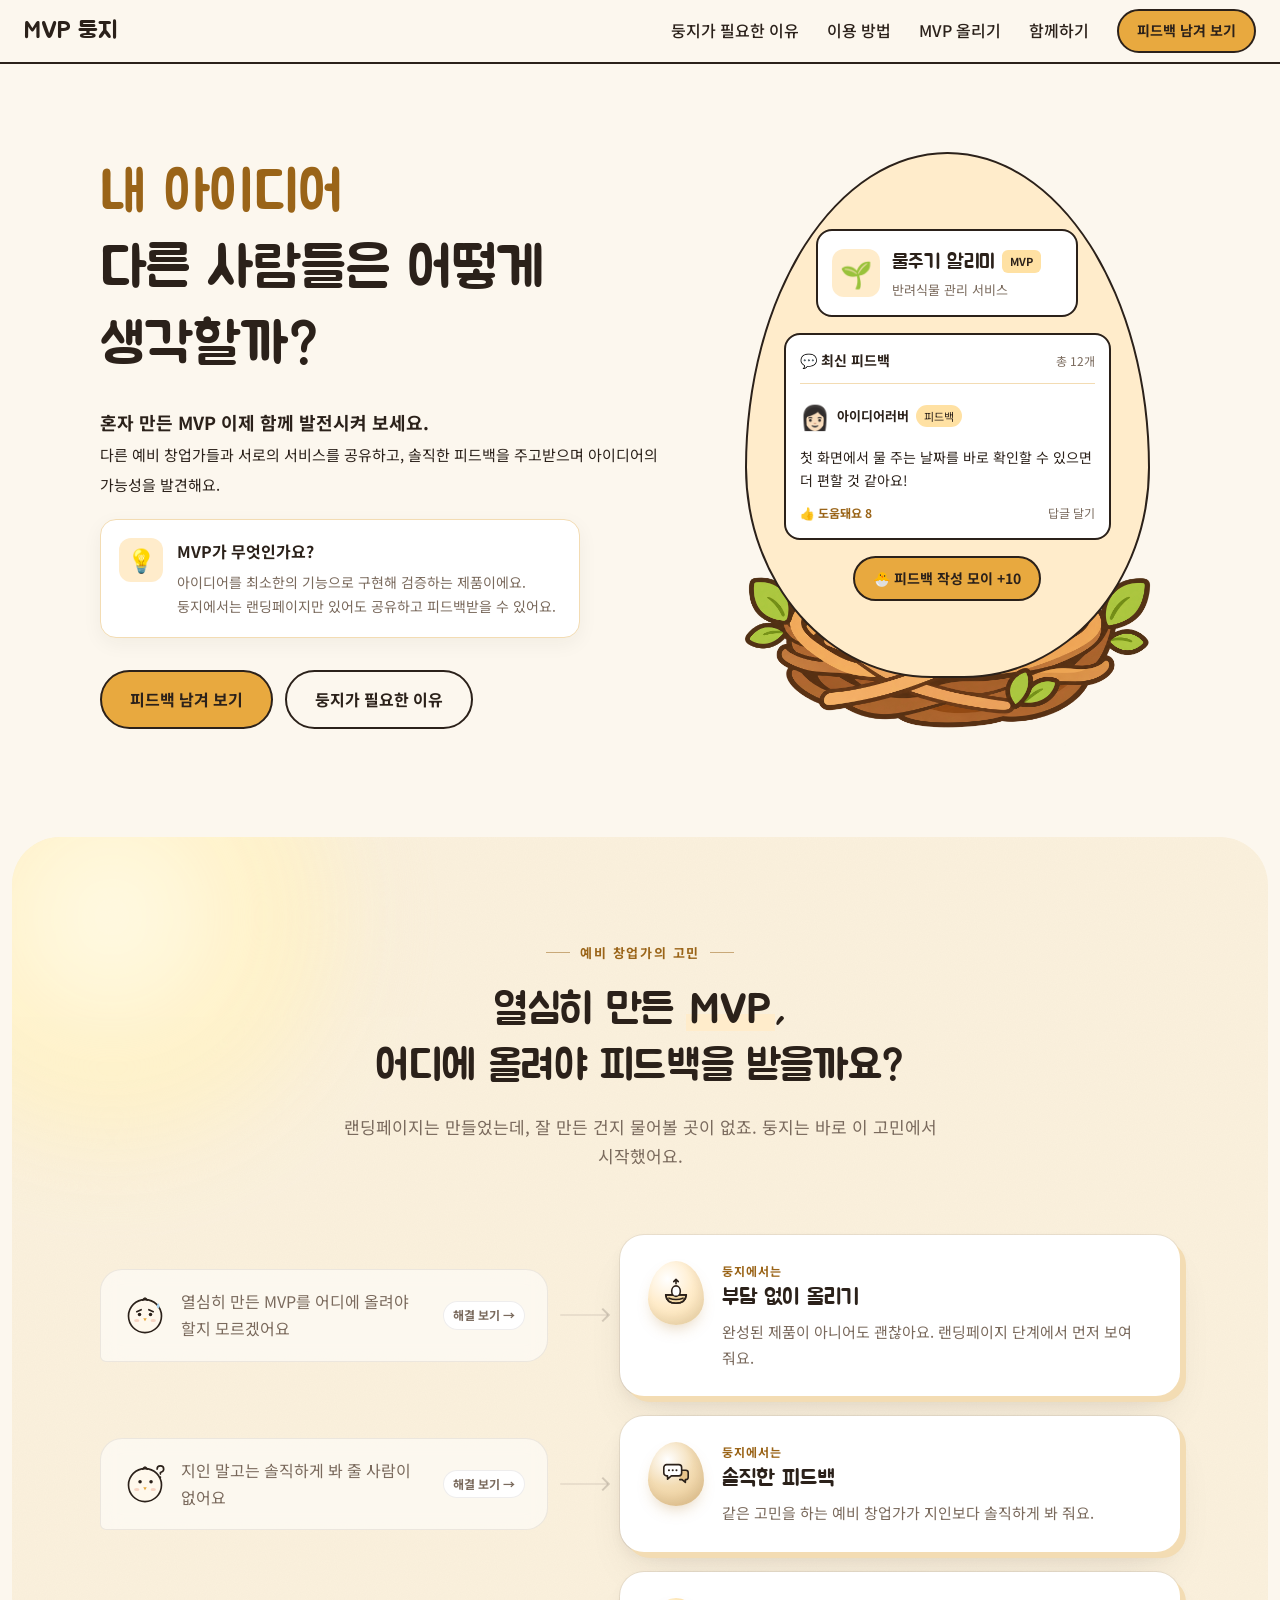
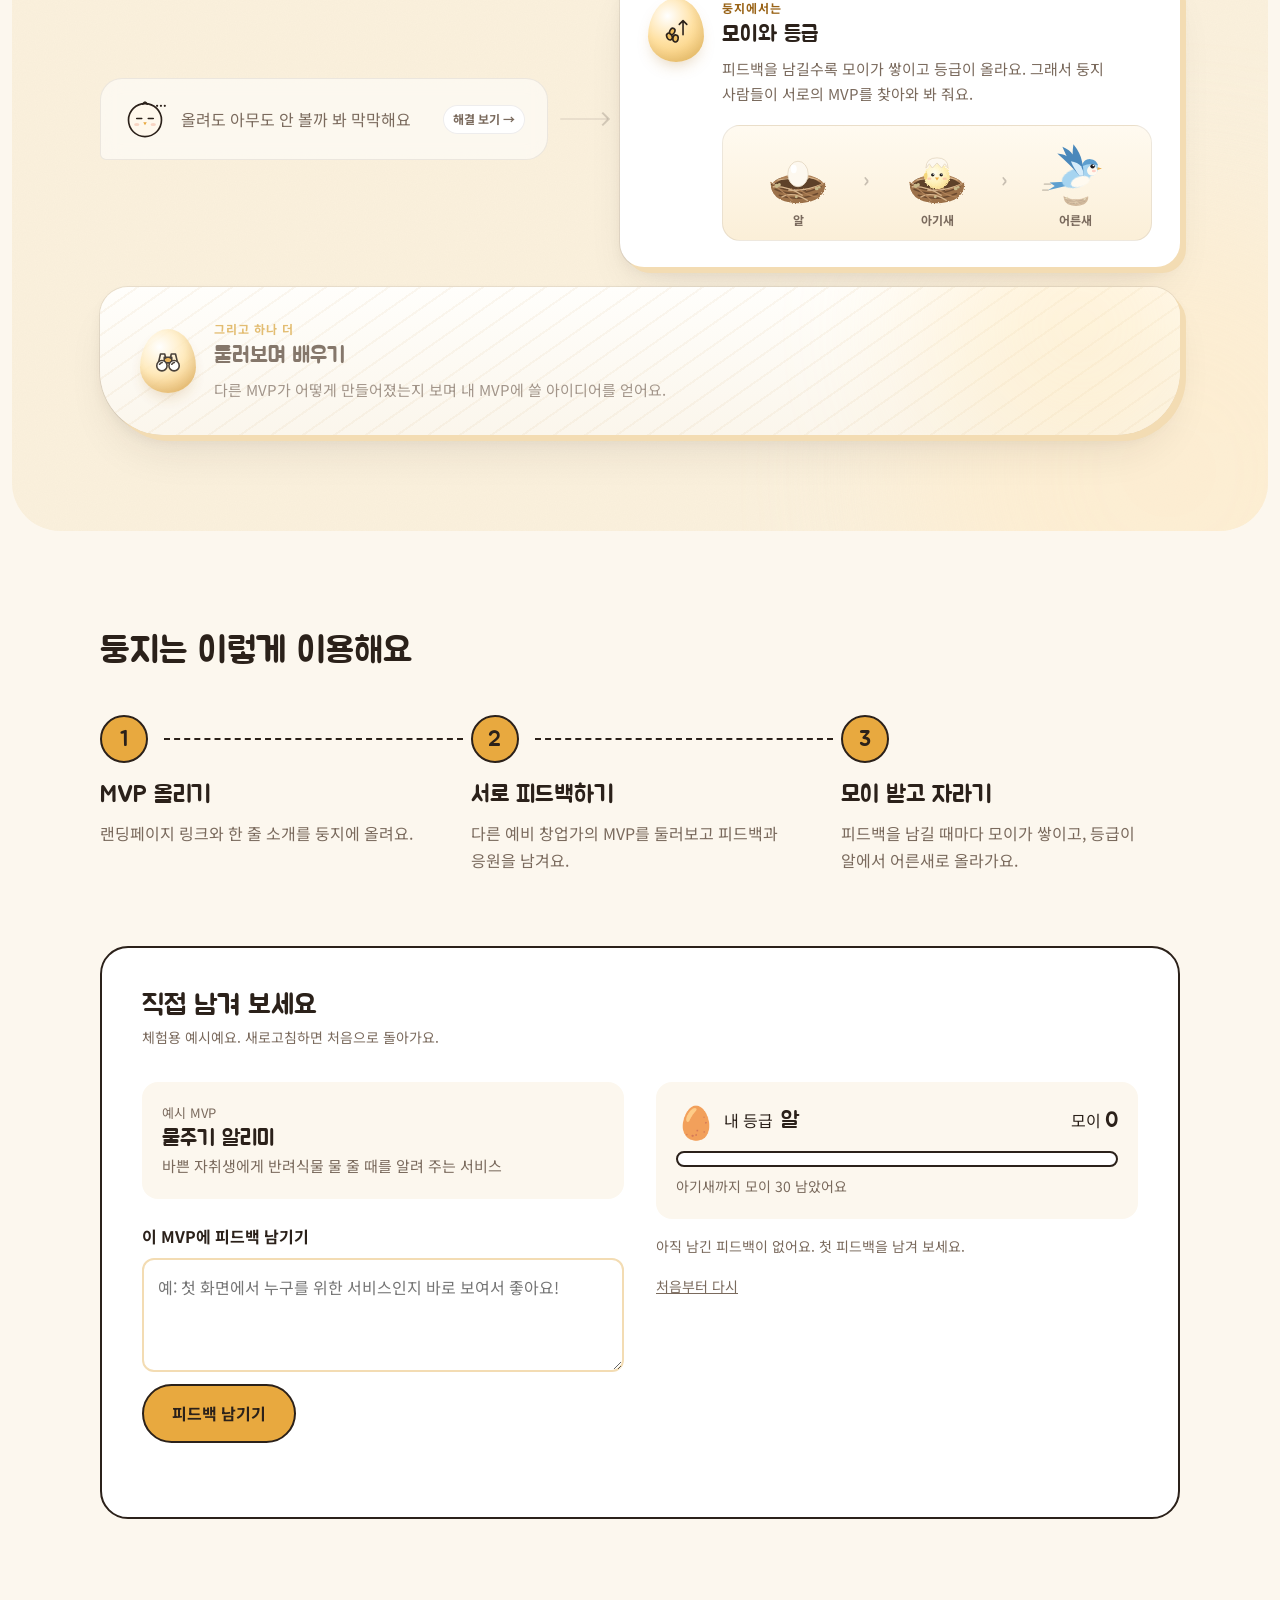
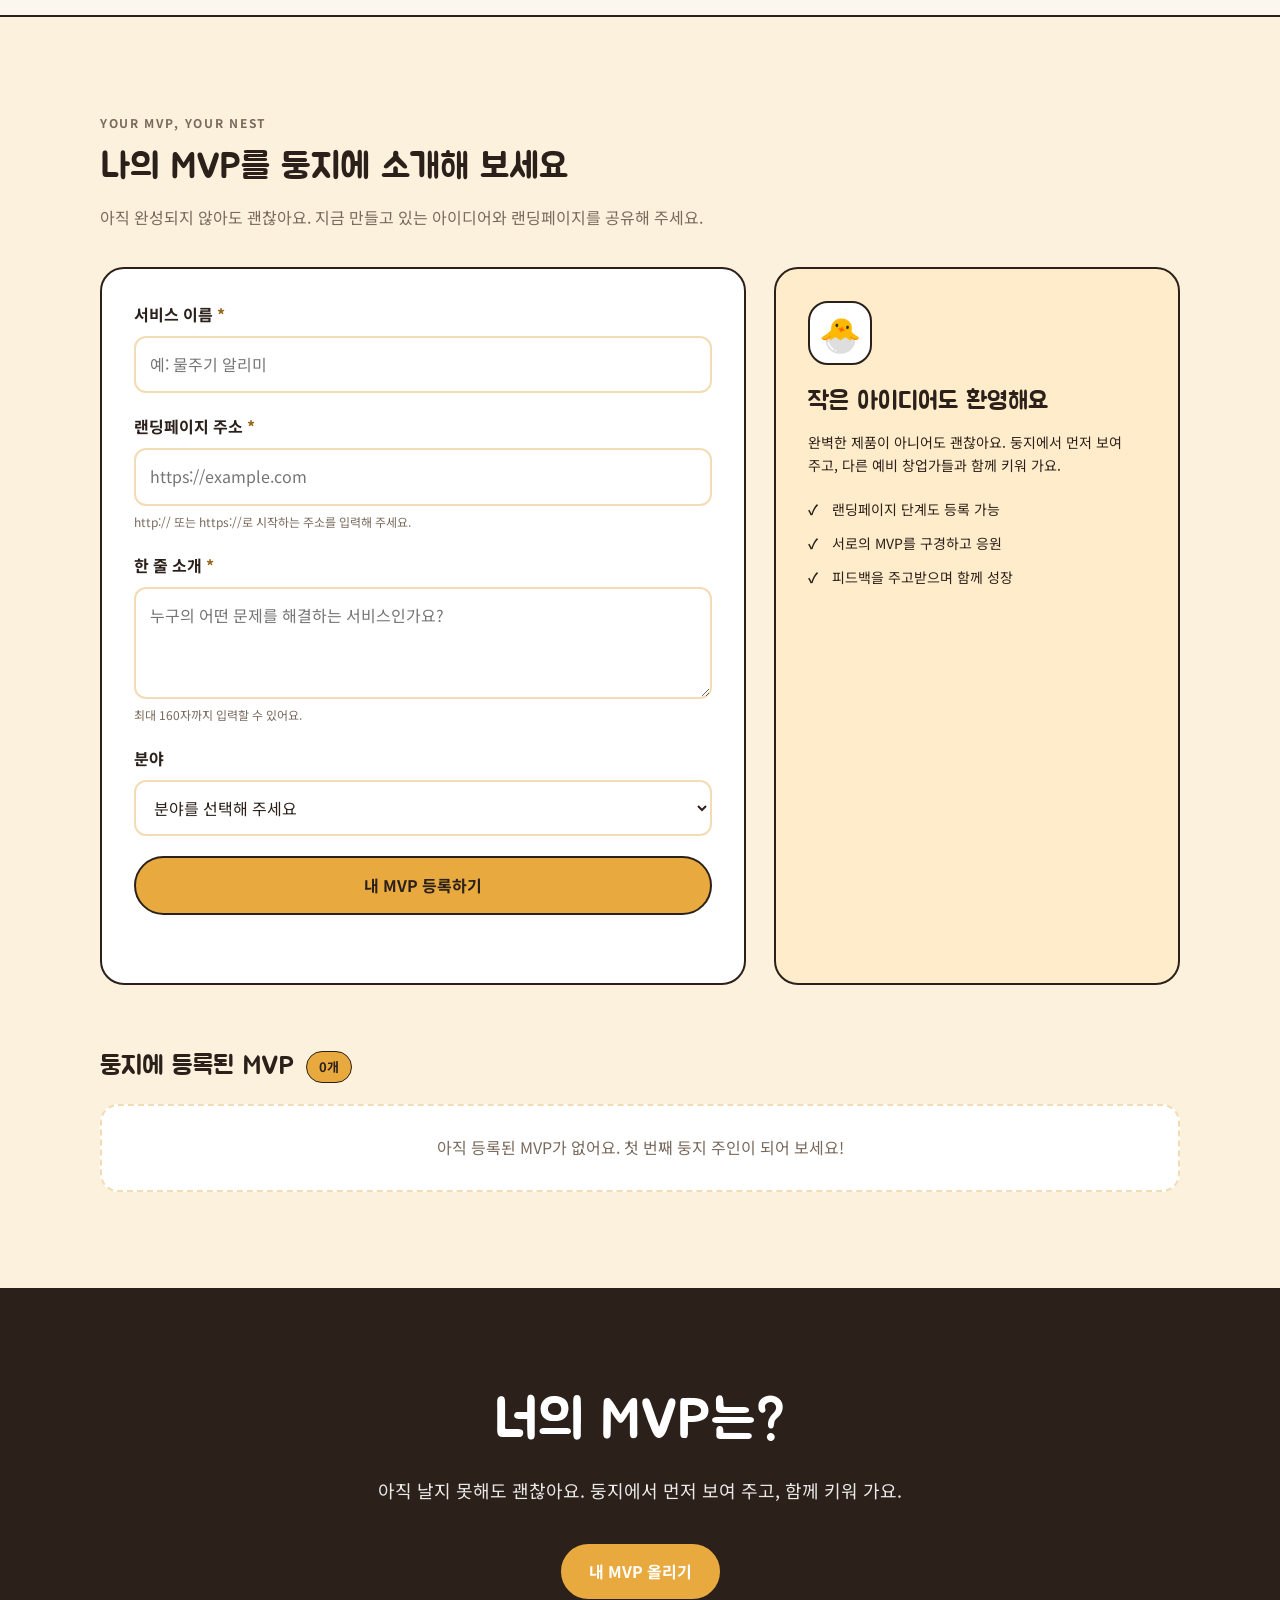
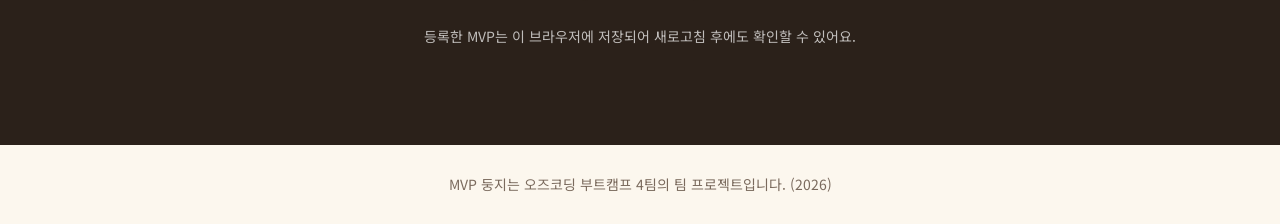
<file: index.html>
<!DOCTYPE html>
<html lang="ko">
<head>
  <meta charset="UTF-8">
  <meta name="viewport" content="width=device-width, initial-scale=1.0">
  <title>MVP 둥지 | 예비 창업가의 MVP 피드백 커뮤니티</title>
  <meta name="description" content="실제 제품을 만들기 전, 예비 창업가끼리 MVP를 보여 주고 피드백을 주고받는 커뮤니티">

  <!-- 글꼴: 제목은 Jua, 본문은 Noto Sans KR (Google Fonts) -->
  <link rel="preconnect" href="https://fonts.googleapis.com">
  <link rel="preconnect" href="https://fonts.gstatic.com" crossorigin>
  <link href="https://fonts.googleapis.com/css2?family=Jua&family=Noto+Sans+KR:wght@400;500;700&display=swap" rel="stylesheet">

  <link rel="stylesheet" href="style.css">
</head>
<body>
  <!--
    MVP 둥지 2.0 (11/4 병합: 섹션 1 백종현 v1.2 · 섹션 2 김승주 v1.4 · 섹션 4 MVP 등록 노화성 v1.3)
    - 팀장이 먼저 만든 틀입니다. 섹션 담당자는 자기 섹션 블록만 고쳐서 보내 주세요.
    - CSS는 class로, JS는 id로 요소를 찾습니다.
      class 이름은 담당자가 바꿔도 되지만, id 이름은 바꾸기 전에 팀장에게 먼저 말해 주세요.
  -->

  <!-- ===== 머리말 | 담당: 김민석(팀장) ===== -->
  <header class="site-header">
    <a href="#hero" class="site-logo">MVP 둥지</a>
    <div class="site-header-right">
      <nav class="site-nav">
        <a href="#problem">둥지가 필요한 이유</a>
        <a href="#how">이용 방법</a>
        <a href="#submit">MVP 올리기</a>
        <a href="#cta">함께하기</a>
      </nav>
      <!-- 메뉴 옆 행동 버튼: 휴대폰에서 메뉴가 숨어도 이 버튼은 남음 -->
      <a href="#demo" class="btn btn-primary site-cta">피드백 남겨 보기</a>
    </div>
  </header>

  <main>
    <!-- ===== 섹션 1. 첫 화면 | 담당: 백종현 ===== -->
    <section id="hero" class="hero">
      <div class="section-inner hero-inner">
        <div class="hero-text">
          <h1 class="hero-title"><span class="hero-title-color">내 아이디어</span><br>다른 사람들은 어떻게 생각할까?</h1>
          <p class="hero-desc">
            <strong>혼자 만든 MVP 이제 함께 발전시켜 보세요.</strong> <br>
            <small>다른 예비 창업가들과 서로의 서비스를 공유하고, 솔직한 피드백을 주고받으며 아이디어의 가능성을 발견해요.</small>
          </p>   
          <div class="hero-note">
            <div class="hero-note-icon">💡</div>

            <div class="hero-note-content">
              <strong>MVP가 무엇인가요?</strong>

              <p>
                아이디어를 최소한의 기능으로 구현해
                검증하는 제품이에요.
                둥지에서는 랜딩페이지만 있어도
                공유하고 피드백받을 수 있어요.
              </p>
            </div>
          </div>
          <div class="hero-buttons">
            <a href="#demo" class="btn btn-primary">피드백 남겨 보기</a>
            <a href="#problem" class="btn btn-ghost">둥지가 필요한 이유</a>
          </div>
        </div>

        <!-- 오른쪽 그림: 알 모양 안에 피드백이 오가는 장면 (꾸밈용) -->
        
        <!-- 오른쪽 알 + 둥지 영역 -->
        <div class="hero-visual" aria-hidden="true">
          <div class="hero-preview">
            <!-- MVP 소개 카드 -->
            <div class="hero-preview-card">
              <div class="hero-mvp-header">
                <span class="hero-mvp-icon">🌱</span>
                <div>
                  <div class="hero-mvp-title-row">
                    <p class="hero-preview-name">물주기 알리미</p>
                    <span class="hero-mvp-badge">MVP</span>
                  </div>
                  <p class="hero-preview-desc">
                    반려식물 관리 서비스
                  </p>
                </div>
              </div>
            </div>
            <!-- 실제 피드백처럼 보이는 예시 카드 -->
            <div class="hero-feedback-card">
              <div class="hero-feedback-heading">
                <strong>💬 최신 피드백</strong>
                <span>총 12개</span>
              </div>
              <div class="hero-feedback-user">
                <span class="hero-avatar">👩🏻</span>
                <strong>아이디어러버</strong>
                <span class="hero-feedback-tag">피드백</span>
              </div>
              <p class="hero-feedback-content">
                첫 화면에서 물 주는 날짜를
                바로 확인할 수 있으면
                더 편할 것 같아요!
              </p>
              <div class="hero-feedback-actions">
                <span>👍 도움돼요 8</span>
                <span>답글 달기</span>
              </div>
            </div>
            <!-- 보상 -->
            <div class="hero-preview-reward">
              🐣 피드백 작성 모이 +10
            </div>
          </div>
          <!-- 알 아래에 둥지를 겹치기 -->
          <img src="nest.png" class="hero-nest" alt="">
        </div>
      </div>
    </section>

    <!-- ===== 섹션 2. 문제·해결 (주요 기능) | 담당: 김승주 ===== -->
    <section id="problem" class="problem">
      <!--
        배경 꾸밈: 스크롤할수록 아침 → 낮 → 하늘로 바뀌는 "날아오르는" 연출
        - 바탕색은 script.js 섹션 2 블록이 스크롤 위치(--problem-progress)를 넘겨 주면 CSS가 섞어서 칠함
        - 해(.problem-glow--sun)는 점점 옅어지고, 아래쪽 빛(.problem-glow--sky)은 하늘색으로, 끝에서 구름이 나타남
      -->
      <span class="problem-glow problem-glow--sun" aria-hidden="true"></span>
      <span class="problem-glow problem-glow--sky" aria-hidden="true"></span>
      <!--
        구름 (SVG): 동글동글한 덩어리를 노이즈 필터로 흐트러뜨려 몽글몽글한 가장자리를 만들고,
        위는 하얗고 아래는 푸르스름하게 그라데이션을 줘서 입체감을 냄
      -->
      <svg class="problem-cloud problem-cloud--1" viewBox="0 0 220 120" aria-hidden="true" focusable="false">
        <defs>
          <filter id="problemCloudFluff" x="-20%" y="-40%" width="140%" height="180%">
            <feTurbulence type="fractalNoise" baseFrequency="0.035" numOctaves="4" seed="3" result="noise"/>
            <feDisplacementMap in="SourceGraphic" in2="noise" scale="16" xChannelSelector="R" yChannelSelector="G"/>
            <feGaussianBlur stdDeviation="1.4"/>
          </filter>
          <linearGradient id="problemCloudShade" gradientUnits="userSpaceOnUse" x1="0" y1="18" x2="0" y2="104">
            <stop offset="0" stop-color="#ffffff"/>
            <stop offset="0.55" stop-color="#fbfdff"/>
            <stop offset="1" stop-color="#d3e3f0"/>
          </linearGradient>
        </defs>
        <g filter="url(#problemCloudFluff)" fill="url(#problemCloudShade)">
          <ellipse cx="112" cy="86" rx="88" ry="18"/>
          <circle cx="58" cy="72" r="28"/>
          <circle cx="96" cy="54" r="38"/>
          <circle cx="142" cy="60" r="32"/>
          <circle cx="176" cy="76" r="22"/>
          <circle cx="36" cy="84" r="16"/>
        </g>
      </svg>
      <svg class="problem-cloud problem-cloud--2" viewBox="0 0 220 120" aria-hidden="true" focusable="false">
        <g filter="url(#problemCloudFluff)" fill="url(#problemCloudShade)">
          <ellipse cx="112" cy="86" rx="88" ry="18"/>
          <circle cx="58" cy="72" r="28"/>
          <circle cx="96" cy="54" r="38"/>
          <circle cx="142" cy="60" r="32"/>
          <circle cx="176" cy="76" r="22"/>
          <circle cx="36" cy="84" r="16"/>
        </g>
      </svg>

      <div class="section-inner">
        <!-- 머리글: 작은 라벨 + 공감 질문 + 한 줄 안내 -->
        <div class="problem-head">
          <!-- 떠다니는 피드백 말풍선: 제목 양옆에서 천천히 떠올랐다 사라짐 (꾸밈용, CSS만 사용) -->
          <div class="problem-floats" aria-hidden="true">
            <span class="problem-float problem-float--1">버튼이 잘 보여요 👍</span>
            <span class="problem-float problem-float--2">🐣 모이 +10</span>
            <span class="problem-float problem-float--3">첫 화면이 깔끔해요</span>
            <span class="problem-float problem-float--4">응원해요! 🔥</span>
          </div>
          <p class="problem-eyebrow">예비 창업가의 고민</p>
          <!-- MVP 글자에 형광펜 밑줄 (.problem-mark) -->
          <h2 class="section-title problem-title">열심히 만든 <span class="problem-mark">MVP</span>,<br>어디에 올려야 피드백을 받을까요?</h2>
          <p class="problem-lead">랜딩페이지는 만들었는데, 잘 만든 건지 물어볼 곳이 없죠. 둥지는 바로 이 고민에서 시작했어요.</p>
        </div>

        <!--
          고민 → 해결 짝 목록
          - 한 줄(li)에 [고민 말풍선] → [화살표] → [둥지의 해결 카드]가 나란히 놓임
          - 말풍선에 마우스를 올리거나 누르면 화살표가 채워지고 해결 카드가 빛남 (script.js 섹션 2 블록)
          - 휴대폰에서는 위에서 아래로 쌓이고 화살표가 아래를 가리킴
          - 스크롤하면 한 줄씩 떠오름 (지원하는 브라우저에서만, JS 없이 CSS로)
        -->
        <ul class="problem-pairs">
          <li class="problem-pair" data-problem-pair>
            <!-- 고민 말풍선 (버튼): 누르면 옆의 해결 카드가 빛나며 화살표가 이어짐 -->
            <button type="button" class="problem-pain" data-problem-link>
              <!-- 말하는 사람: 걱정하는 얼굴: 처진 눈썹 + 땀방울 (직접 그린 SVG) -->
              <span class="problem-pain-avatar" aria-hidden="true">
                <svg viewBox="0 0 40 40"><circle class="problem-face-head" cx="20" cy="21" r="15"/><path class="problem-face-line" d="M18 6.5 Q20 2.5 22 6.5"/><ellipse class="problem-face-blush" cx="12.5" cy="25" rx="2.4" ry="1.4"/><ellipse class="problem-face-blush" cx="27.5" cy="25" rx="2.4" ry="1.4"/><path class="problem-face-beak" d="M18.4 23 L21.6 23 L20 25.6 Z"/><circle class="problem-face-eye" cx="15" cy="19.5" r="1.6"/><circle class="problem-face-eye" cx="25" cy="19.5" r="1.6"/><path class="problem-face-line" d="M12.5 17 L16.5 15.2 M27.5 17 L23.5 15.2"/><path class="problem-face-drop" d="M32 9 Q34.5 12.5 32 14 Q29.5 12.5 32 9 Z"/></svg>
              </span>
              <span class="problem-pain-text">열심히 만든 MVP를 어디에 올려야 할지 모르겠어요</span>
              <span class="problem-pain-hint" aria-hidden="true">해결 보기</span>
            </button>
            <span class="problem-arrow" aria-hidden="true"></span>
            <article class="problem-feature" data-problem-tilt>
              <!-- 아이콘: 둥지에 알 올리기 (직접 그린 라인 아이콘) -->
              <span class="problem-feature-icon" aria-hidden="true">
                <svg class="problem-ico" viewBox="0 0 32 32"><path class="problem-ico-fill" d="M5 18 Q6 27 16 27 Q26 27 27 18 Z"/><path d="M5 18 Q6 27 16 27 Q26 27 27 18 Z M8.5 21.5 Q16 24.5 23.5 21.5"/><ellipse class="problem-ico-white" cx="16" cy="14" rx="4.6" ry="5.6"/><path d="M16 1.5 V6 M13.6 3.9 L16 1.5 L18.4 3.9"/></svg>
              </span>
              <div class="problem-feature-body">
                <p class="problem-feature-tag">둥지에서는</p>
                <h3 class="problem-feature-name">부담 없이 올리기</h3>
                <p class="problem-feature-desc">완성된 제품이 아니어도 괜찮아요. 랜딩페이지 단계에서 먼저 보여 줘요.</p>
              </div>
            </article>
          </li>

          <li class="problem-pair" data-problem-pair>
            <!-- 고민 말풍선 (버튼): 누르면 옆의 해결 카드가 빛나며 화살표가 이어짐 -->
            <button type="button" class="problem-pain" data-problem-link>
              <!-- 말하는 사람: 고민하는 얼굴: 위를 보는 눈 + 물음표 (직접 그린 SVG) -->
              <span class="problem-pain-avatar" aria-hidden="true">
                <svg viewBox="0 0 40 40"><circle class="problem-face-head" cx="20" cy="21" r="15"/><path class="problem-face-line" d="M18 6.5 Q20 2.5 22 6.5"/><ellipse class="problem-face-blush" cx="12.5" cy="25" rx="2.4" ry="1.4"/><ellipse class="problem-face-blush" cx="27.5" cy="25" rx="2.4" ry="1.4"/><path class="problem-face-beak" d="M18.4 23 L21.6 23 L20 25.6 Z"/><circle class="problem-face-eye" cx="15.5" cy="18" r="1.6"/><circle class="problem-face-eye" cx="25.5" cy="18" r="1.6"/><path class="problem-face-line" d="M31 6.5 Q31 3.5 34 3.5 Q37 3.5 37 6.5 Q37 8.5 34 9.5 V11 M34 13.6 V13.8"/></svg>
              </span>
              <span class="problem-pain-text">지인 말고는 솔직하게 봐 줄 사람이 없어요</span>
              <span class="problem-pain-hint" aria-hidden="true">해결 보기</span>
            </button>
            <span class="problem-arrow" aria-hidden="true"></span>
            <article class="problem-feature" data-problem-tilt>
              <!-- 아이콘: 주고받는 말풍선 (직접 그린 라인 아이콘) -->
              <span class="problem-feature-icon" aria-hidden="true">
                <svg class="problem-ico" viewBox="0 0 32 32"><path class="problem-ico-fill" d="M20 12 H26.5 A2.5 2.5 0 0 1 29 14.5 V19.5 A2.5 2.5 0 0 1 26.5 22 H26 V25 L22.5 22 H20"/><path class="problem-ico-white" d="M6 6 H19 A3 3 0 0 1 22 9 V15 A3 3 0 0 1 19 18 H11 L7 21.5 V18 H6 A3 3 0 0 1 3 15 V9 A3 3 0 0 1 6 6 Z"/><circle class="problem-ico-dot" cx="8.5" cy="12" r="1.1"/><circle class="problem-ico-dot" cx="12.5" cy="12" r="1.1"/><circle class="problem-ico-dot" cx="16.5" cy="12" r="1.1"/></svg>
              </span>
              <div class="problem-feature-body">
                <p class="problem-feature-tag">둥지에서는</p>
                <h3 class="problem-feature-name">솔직한 피드백</h3>
                <p class="problem-feature-desc">같은 고민을 하는 예비 창업가가 지인보다 솔직하게 봐 줘요.</p>
              </div>
            </article>
          </li>

          <li class="problem-pair" data-problem-pair>
            <!-- 고민 말풍선 (버튼): 누르면 옆의 해결 카드가 빛나며 화살표가 이어짐 -->
            <button type="button" class="problem-pain" data-problem-link>
              <!-- 말하는 사람: 막막한 얼굴: 일자 눈 + 말줄임표 (직접 그린 SVG) -->
              <span class="problem-pain-avatar" aria-hidden="true">
                <svg viewBox="0 0 40 40"><circle class="problem-face-head" cx="20" cy="21" r="15"/><path class="problem-face-line" d="M18 6.5 Q20 2.5 22 6.5"/><ellipse class="problem-face-blush" cx="12.5" cy="25" rx="2.4" ry="1.4"/><ellipse class="problem-face-blush" cx="27.5" cy="25" rx="2.4" ry="1.4"/><path class="problem-face-beak" d="M18.4 23 L21.6 23 L20 25.6 Z"/><path class="problem-face-line" d="M12.5 19.5 H17 M23 19.5 H27.5"/><circle class="problem-face-eye" cx="31" cy="8" r="1"/><circle class="problem-face-eye" cx="34.5" cy="8" r="1"/><circle class="problem-face-eye" cx="38" cy="8" r="1"/></svg>
              </span>
              <span class="problem-pain-text">올려도 아무도 안 볼까 봐 막막해요</span>
              <span class="problem-pain-hint" aria-hidden="true">해결 보기</span>
            </button>
            <span class="problem-arrow" aria-hidden="true"></span>
            <article class="problem-feature" data-problem-tilt>
              <!-- 아이콘: 모이(씨앗)가 쌓이고 등급이 오름 (직접 그린 라인 아이콘) -->
              <span class="problem-feature-icon" aria-hidden="true">
                <svg class="problem-ico" viewBox="0 0 32 32"><ellipse class="problem-ico-fill" cx="9" cy="23" rx="2.8" ry="3.8" transform="rotate(-25 9 23)"/><ellipse class="problem-ico-fill" cx="15.5" cy="25" rx="2.8" ry="3.8" transform="rotate(10 15.5 25)"/><ellipse class="problem-ico-fill" cx="12" cy="17.5" rx="2.6" ry="3.5" transform="rotate(30 12 17.5)"/><path d="M23.5 21 V6 M19.5 10 L23.5 6 L27.5 10"/></svg>
              </span>
              <div class="problem-feature-body">
                <p class="problem-feature-tag">둥지에서는</p>
                <h3 class="problem-feature-name">모이와 등급</h3>
                <p class="problem-feature-desc">피드백을 남길수록 모이가 쌓이고 등급이 올라요. 그래서 둥지 사람들이 서로의 MVP를 찾아와 봐 줘요.</p>

                <!--
                  등급 성장 그림: 진짜 둥지 속 알 → 껍질 쓴 아기새 → 날아가는 하늘빛 어른새
                  - SVG로 직접 그림. 색은 style.css 섹션 2의 "등급 그림 색"에서 바꿈
                  - 털 느낌: 몸통 가장자리를 #problemFluff 필터로 보송보송하게 흐트러뜨림
                  - 카드에 마우스를 올리면 차례로 통통 튀고, 어른새는 날개를 위아래로 접었다 폄
                -->
                <!-- 그림 재료 모음 (화면에는 안 보임): 털 필터, 몸 색 그라데이션, 둥지 뒤쪽·앞쪽 -->
                <svg class="problem-svg-defs" width="0" height="0" aria-hidden="true" focusable="false">
                  <defs>
                    <!-- 털 필터: 노이즈로 가장자리를 살짝 흔들어 보송한 털처럼 -->
                    <filter id="problemFluff" x="-20%" y="-20%" width="140%" height="140%">
                      <feTurbulence type="fractalNoise" baseFrequency="1.1" numOctaves="2" seed="4" result="noise"/>
                      <feDisplacementMap in="SourceGraphic" in2="noise" scale="4" xChannelSelector="R" yChannelSelector="G"/>
                    </filter>
                    <!-- 약한 털 필터: 어른새용 (아기새보다 덜 보송하게) -->
                    <filter id="problemFluffSoft" x="-20%" y="-20%" width="140%" height="140%">
                      <feTurbulence type="fractalNoise" baseFrequency="1.2" numOctaves="2" seed="9" result="noise"/>
                      <feDisplacementMap in="SourceGraphic" in2="noise" scale="1.8" xChannelSelector="R" yChannelSelector="G"/>
                    </filter>
                    <!-- 둥지 가장자리를 거칠게 -->
                    <filter id="problemRough" x="-10%" y="-10%" width="120%" height="120%">
                      <feTurbulence type="fractalNoise" baseFrequency="0.6" numOctaves="2" seed="7" result="noise"/>
                      <feDisplacementMap in="SourceGraphic" in2="noise" scale="3"/>
                    </filter>
                    <!-- 아기새 몸 색: 가운데는 밝고 가장자리로 갈수록 살짝 진해져 동그란 입체감 -->
                    <radialGradient id="problemYellowFur" cx="0.4" cy="0.35" r="0.75">
                      <stop offset="0" stop-color="#fffdf0"/>
                      <stop offset="0.55" stop-color="#fff1b8"/>
                      <stop offset="1" stop-color="#f9dc8a"/>
                    </radialGradient>

                    <!-- 둥지 뒤쪽: 움푹한 안쪽 그늘 + 뒤 테두리 가지 (새보다 먼저 그림) -->
                    <symbol id="problemNestBack" viewBox="0 0 80 80">
                      <ellipse cx="40" cy="50" rx="28" ry="8" style="fill: var(--problem-svg-nest-dark)"/>
                      <path d="M12 50 Q26 41 40 42 Q56 41 68 50" style="fill: none; stroke: var(--problem-svg-twig-mid); stroke-width: 2.4; stroke-linecap: round"/>
                      <path d="M16 47 Q34 44 52 45 M30 43 Q48 41 64 47" style="fill: none; stroke: var(--problem-svg-twig-light); stroke-width: 1.3; stroke-linecap: round"/>
                    </symbol>

                    <!-- 둥지 앞쪽: 엮인 나뭇가지 덩어리 + 이끼 (새보다 나중에 그림) -->
                    <symbol id="problemNestFront" viewBox="0 0 80 80">
                      <path filter="url(#problemRough)" d="M8 50 Q7 63 19 70 Q40 79 61 70 Q73 63 72 50 Q57 58 40 58 Q23 58 8 50 Z" style="fill: var(--problem-svg-nest)"/>
                      <!-- 엮인 가지들 (서로 엇갈리게) -->
                      <g style="fill: none; stroke-linecap: round">
                        <path d="M9 52 Q30 63 57 58 M13 58 Q37 69 67 55 M18 65 Q40 73 63 63" style="stroke: var(--problem-svg-twig-dark); stroke-width: 1.8"/>
                        <path d="M11 55 Q28 54 45 65 M29 59 Q47 61 69 52 M21 67 Q34 60 51 71" style="stroke: var(--problem-svg-twig-light); stroke-width: 1.5"/>
                        <path d="M8 50 Q23 61 33 71 M40 58 Q55 67 63 67 M50 59 Q60 58 70 51" style="stroke: var(--problem-svg-twig-mid); stroke-width: 1.4"/>
                      </g>
                      <!-- 이끼 몇 덩이 -->
                      <g style="fill: var(--problem-svg-moss)">
                        <circle cx="15" cy="54" r="2.4"/><circle cx="18" cy="52.5" r="1.8"/>
                        <circle cx="62" cy="57" r="2.2"/><circle cx="65" cy="55.5" r="1.6"/>
                        <circle cx="38" cy="67" r="1.6"/>
                      </g>
                    </symbol>
                  </defs>
                </svg>

                <ol class="problem-grow" aria-label="등급이 자라는 단계">
                  <li class="problem-grow-step">
                    <svg viewBox="0 0 80 80" aria-hidden="true">
                      <use href="#problemNestBack"/>
                      <ellipse class="problem-svg-egg" cx="40" cy="40" rx="12" ry="15"/>
                      <ellipse class="problem-svg-shine" cx="35" cy="34" rx="3.5" ry="5"/>
                      <use href="#problemNestFront"/>
                    </svg>
                    <span class="problem-grow-name">알</span>
                  </li>
                  <li class="problem-grow-step">
                    <svg viewBox="0 0 80 80" aria-hidden="true">
                      <use href="#problemNestBack"/>
                      <!-- 보송한 노란 몸 -->
                      <circle cx="40" cy="43" r="15" fill="url(#problemYellowFur)" filter="url(#problemFluff)"/>
                      <path class="problem-svg-chick-wing" d="M27 47 Q21 41 28 38 Q30 44 27 47 Z" filter="url(#problemFluff)"/>
                      <circle class="problem-svg-eye" cx="35" cy="41" r="2"/>
                      <circle class="problem-svg-eye" cx="45" cy="41" r="2"/>
                      <circle class="problem-svg-shine" cx="35.7" cy="40.3" r="0.7"/>
                      <circle class="problem-svg-shine" cx="45.7" cy="40.3" r="0.7"/>
                      <ellipse class="problem-svg-blush" cx="31" cy="45.5" rx="2.4" ry="1.4"/>
                      <ellipse class="problem-svg-blush" cx="49" cy="45.5" rx="2.4" ry="1.4"/>
                      <path class="problem-svg-chick-beak" d="M37.5 44 L42.5 44 L40 47.5 Z"/>
                      <!-- 머리 위에 쓴 알껍데기 -->
                      <path class="problem-svg-egg" d="M27 33 L31 28 L34.5 33 L40 27 L45.5 33 L49 28 L53 33 Q53 21 40 21 Q27 21 27 33 Z"/>
                      <use href="#problemNestFront"/>
                    </svg>
                    <span class="problem-grow-name">아기새</span>
                  </li>
                  <li class="problem-grow-step">
                    <svg viewBox="0 0 80 80" aria-hidden="true">
                      <!-- 떠나온 둥지 (작고 흐릿하게) -->
                      <use href="#problemNestFront" x="22" y="44" width="36" height="36" opacity="0.45"/>
                      <path class="problem-svg-motion" d="M3 52 H10 M1 59 H7"/>
                      <!-- 어른새 (하늘빛): 먼 날개 → 갈라진 꼬리 → 몸·배 → 머리·머리 깃 → 얼굴 → 가까운 날개 순서로 겹침 -->
                      <path class="problem-svg-adult-covert problem-grow-wing" d="M43 41 Q38 27 40 12 Q43 19 46 20 Q46 29 49 39 Z"/>
                      <path class="problem-svg-adult-dark" d="M27 49 L9 50 L15 54 L7 59 L28 54 Z"/>
                      <ellipse class="problem-svg-adult-body" cx="40" cy="45" rx="17" ry="11" transform="rotate(-18 40 45)" filter="url(#problemFluffSoft)"/>
                      <ellipse class="problem-svg-adult-cream" cx="45" cy="49" rx="11.5" ry="6" transform="rotate(-18 45 49)" filter="url(#problemFluffSoft)"/>
                      <circle class="problem-svg-adult-body" cx="56" cy="33" r="10" filter="url(#problemFluffSoft)"/>
                      <path class="problem-svg-adult-dark" d="M47 31 Q49 22 57 22.5 Q64 23 66 30 Q58 26 47 31 Z"/>
                      <circle class="problem-svg-adult-cream" cx="59" cy="36" r="6"/>
                      <circle class="problem-svg-eye" cx="59.5" cy="31" r="2.6"/>
                      <circle class="problem-svg-shine" cx="60.4" cy="30.1" r="0.9"/>
                      <ellipse class="problem-svg-blush" cx="61" cy="36.5" rx="2.4" ry="1.4"/>
                      <path class="problem-svg-adult-beak" d="M65.3 32 L70.5 33.6 L65.3 35.4 Z"/>
                      <!-- 가까운 날개: 긴 깃(진한 하늘) 위에 덮깃(연한 하늘) 겹침 -->
                      <g class="problem-grow-wing">
                        <path class="problem-svg-adult-primary" d="M44 42 Q34 30 18 16 Q26 17 29 19 Q26 13 24 8 Q33 12 36 17 Q36 11 37 5 Q45 15 47 25 Q49 33 49 42 Z"/>
                        <path class="problem-svg-adult-covert" d="M44 42 Q37 33 34 25 Q42 26 46 31 Q49 36 49 42 Z"/>
                      </g>
                    </svg>
                    <span class="problem-grow-name">어른새</span>
                  </li>
                </ol>
              </div>
            </article>
          </li>
        </ul>

        <!-- 덤 카드: 고민과 짝이 없는 네 번째 기능을 밝은 크림색 넓은 카드로 -->
        <article class="problem-bonus" data-problem-tilt>
          <!-- 아이콘: 쌍안경으로 둘러보기 (직접 그린 라인 아이콘) -->
              <span class="problem-feature-icon" aria-hidden="true">
                <svg class="problem-ico" viewBox="0 0 32 32"><path class="problem-ico-fill" d="M12 12 H20 V18 H12 Z"/><path d="M6 17 L8 8.5 H12.5 L13.5 13 M26 17 L24 8.5 H19.5 L18.5 13"/><circle class="problem-ico-white" cx="9.5" cy="21" r="5.5"/><circle class="problem-ico-white" cx="22.5" cy="21" r="5.5"/><path d="M7 19.5 Q8 17.8 9.8 17.6 M20 19.5 Q21 17.8 22.8 17.6"/></svg>
              </span>
          <div class="problem-feature-body">
            <p class="problem-feature-tag">그리고 하나 더</p>
            <h3 class="problem-feature-name">둘러보며 배우기</h3>
            <p class="problem-feature-desc">다른 MVP가 어떻게 만들어졌는지 보며 내 MVP에 쓸 아이디어를 얻어요.</p>
          </div>
        </article>
      </div>
    </section>

    <!-- ===== 섹션 3. 사용 방법·예시 | 담당: 노화성 ===== -->
    <section id="how" class="how">
      <div class="section-inner">
        <h2 class="section-title">둥지는 이렇게 이용해요</h2>

        <ol class="how-steps">
          <li class="how-step">
            <span class="how-step-num">1</span>
            <h3 class="how-step-title">MVP 올리기</h3>
            <p class="how-step-desc">랜딩페이지 링크와 한 줄 소개를 둥지에 올려요.</p>
          </li>
          <li class="how-step">
            <span class="how-step-num">2</span>
            <h3 class="how-step-title">서로 피드백하기</h3>
            <p class="how-step-desc">다른 예비 창업가의 MVP를 둘러보고 피드백과 응원을 남겨요.</p>
          </li>
          <li class="how-step">
            <span class="how-step-num">3</span>
            <h3 class="how-step-title">모이 받고 자라기</h3>
            <p class="how-step-desc">피드백을 남길 때마다 모이가 쌓이고, 등급이 알에서 어른새로 올라가요.</p>
          </li>
        </ol>

        <!-- 체험용 예시: script.js가 이 안의 id들을 찾아서 움직입니다 -->
        <div id="demo" class="how-demo">
          <div class="how-demo-head">
            <h3 class="how-demo-title">직접 남겨 보세요</h3>
            <p class="how-demo-note">체험용 예시예요. 새로고침하면 처음으로 돌아가요.</p>
          </div>

          <div class="how-demo-left">
            <article class="how-mvp-card">
              <p class="how-mvp-tag">예시 MVP</p>
              <h4 class="how-mvp-title">물주기 알리미</h4>
              <p class="how-mvp-desc">바쁜 자취생에게 반려식물 물 줄 때를 알려 주는 서비스</p>
            </article>

            <label for="feedbackInput" class="how-form-label">이 MVP에 피드백 남기기</label>
            <textarea id="feedbackInput" class="how-input" rows="3"
              placeholder="예: 첫 화면에서 누구를 위한 서비스인지 바로 보여서 좋아요!"></textarea>
            <button type="button" id="feedbackButton" class="btn btn-primary">피드백 남기기</button>
            <p id="feedbackMessage" class="how-message" aria-live="polite"></p>
          </div>

          <div class="how-demo-right">
            <div class="how-status">
              <div class="how-status-top">
                <p class="how-grade">
                  <span id="gradeIcon" class="how-grade-icon">🥚</span>
                  내 등급 <strong id="gradeName">알</strong>
                </p>
                <p class="how-points">모이 <strong id="pointValue">0</strong></p>
              </div>
              <div class="how-progress">
                <div id="progressBar" class="how-progress-bar"></div>
              </div>
              <p id="nextGrade" class="how-next">아기새까지 모이 30 남았어요</p>
            </div>

            <ul id="feedbackList" class="how-feedback-list"></ul>
            <button type="button" id="resetButton" class="how-reset">처음부터 다시</button>
          </div>
        </div>
      </div>
    </section>

    <!-- ===== 섹션 4. MVP 등록 | 담당: 노화성 ===== -->
    <section id="submit" class="submit">
      <div class="section-inner">
        <div class="submit-heading">
          <p class="submit-eyebrow">YOUR MVP, YOUR NEST</p>
          <h2 class="section-title">나의 MVP를 둥지에 소개해 보세요</h2>
          <p class="submit-desc">아직 완성되지 않아도 괜찮아요. 지금 만들고 있는 아이디어와 랜딩페이지를 공유해 주세요.</p>
        </div>
        <div class="submit-layout">
          <form id="mvpForm" class="submit-form">
            <div class="submit-field">
              <label for="mvpTitle">서비스 이름 <span>*</span></label>
              <input id="mvpTitle" name="mvpTitle" type="text" maxlength="40" placeholder="예: 물주기 알리미" required>
            </div>
            <div class="submit-field">
              <label for="mvpUrl">랜딩페이지 주소 <span>*</span></label>
              <input id="mvpUrl" name="mvpUrl" type="url" placeholder="https://example.com" required>
              <p class="submit-hint">http:// 또는 https://로 시작하는 주소를 입력해 주세요.</p>
            </div>
            <div class="submit-field">
              <label for="mvpDescription">한 줄 소개 <span>*</span></label>
              <textarea id="mvpDescription" name="mvpDescription" rows="3" maxlength="160" placeholder="누구의 어떤 문제를 해결하는 서비스인가요?" required></textarea>
              <p class="submit-hint">최대 160자까지 입력할 수 있어요.</p>
            </div>
            <div class="submit-field">
              <label for="mvpCategory">분야</label>
              <select id="mvpCategory" name="mvpCategory">
                <option value="기타">분야를 선택해 주세요</option>
                <option value="라이프스타일">라이프스타일</option>
                <option value="교육">교육</option>
                <option value="생산성">생산성</option>
                <option value="커뮤니티">커뮤니티</option>
                <option value="헬스케어">헬스케어</option>
                <option value="기타">기타</option>
              </select>
            </div>
            <button type="submit" class="btn btn-primary submit-button">내 MVP 등록하기</button>
            <p id="mvpFormMessage" class="submit-message" aria-live="polite"></p>
          </form>
          <aside class="submit-preview">
            <div class="submit-preview-icon" aria-hidden="true">🐣</div>
            <h3>작은 아이디어도 환영해요</h3>
            <p>완벽한 제품이 아니어도 괜찮아요. 둥지에서 먼저 보여 주고, 다른 예비 창업가들과 함께 키워 가요.</p>
            <ul>
              <li>랜딩페이지 단계도 등록 가능</li>
              <li>서로의 MVP를 구경하고 응원</li>
              <li>피드백을 주고받으며 함께 성장</li>
            </ul>
          </aside>
        </div>
        <div class="submit-list-wrap">
          <div class="submit-list-heading"><h3>둥지에 등록된 MVP</h3><span id="mvpCount" class="submit-count">0개</span></div>
          <div id="mvpList" class="mvp-list"><p class="mvp-empty">아직 등록된 MVP가 없어요. 첫 번째 둥지 주인이 되어 보세요!</p></div>
        </div>
      </div>
    </section>

    <!-- ===== 섹션 5. 마지막 안내 | 담당: 곽재영 ===== -->
    <section id="cta" class="cta">
      <div class="section-inner">
        <h2 class="cta-title">너의 MVP는?</h2>
        <p class="cta-desc">아직 날지 못해도 괜찮아요. 둥지에서 먼저 보여 주고, 함께 키워 가요.</p>
        <a href="#submit" class="btn btn-primary">내 MVP 올리기</a>
        <p class="cta-note">등록한 MVP는 이 브라우저에 저장되어 새로고침 후에도 확인할 수 있어요.</p>
      </div>
    </section>
  </main>

  <!-- ===== 꼬리말 | 담당: 김민석(팀장) ===== -->
  <footer class="site-footer">
    <p>MVP 둥지는 오즈코딩 부트캠프 4팀의 팀 프로젝트입니다. (2026)</p>
  </footer>

  <!-- HTML을 다 읽은 뒤에 JS가 실행되도록 body 맨 끝에 둡니다 -->
  <script src="script.js"></script>
</body>
</html>
</file>
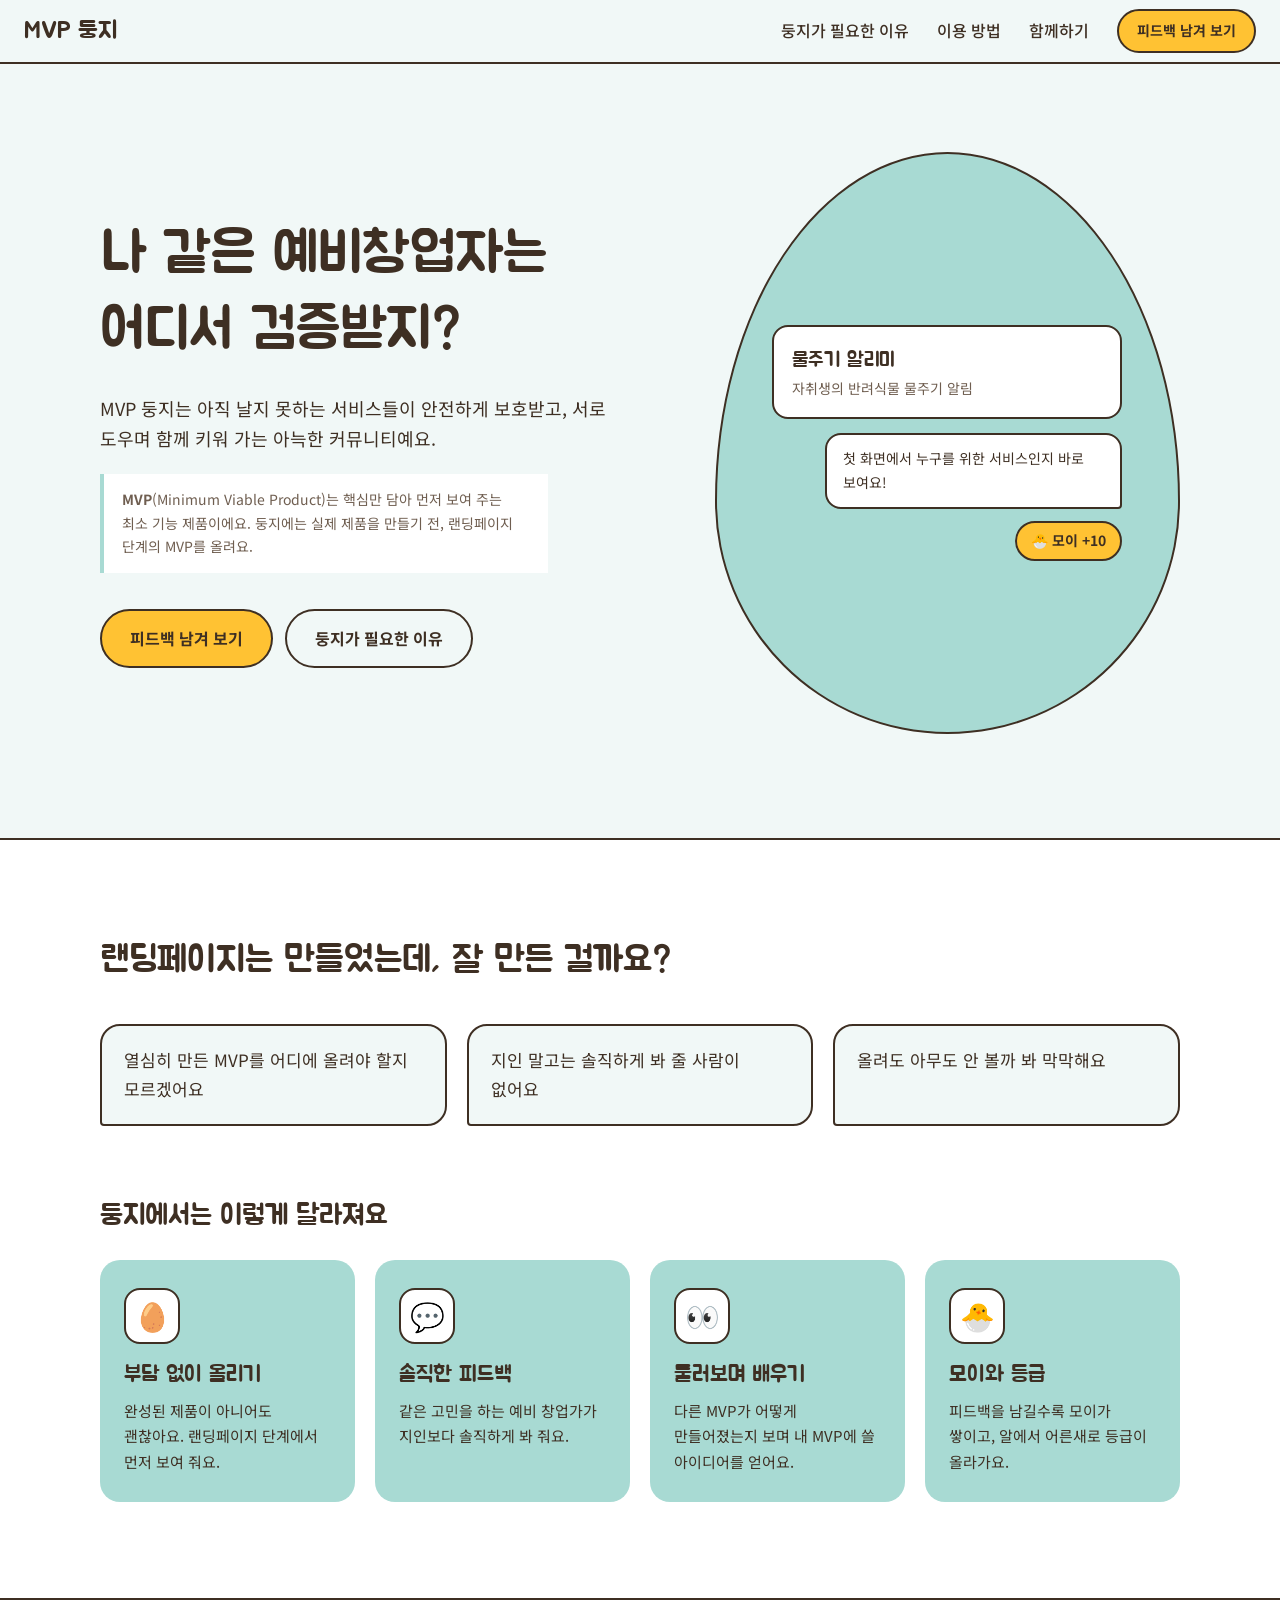
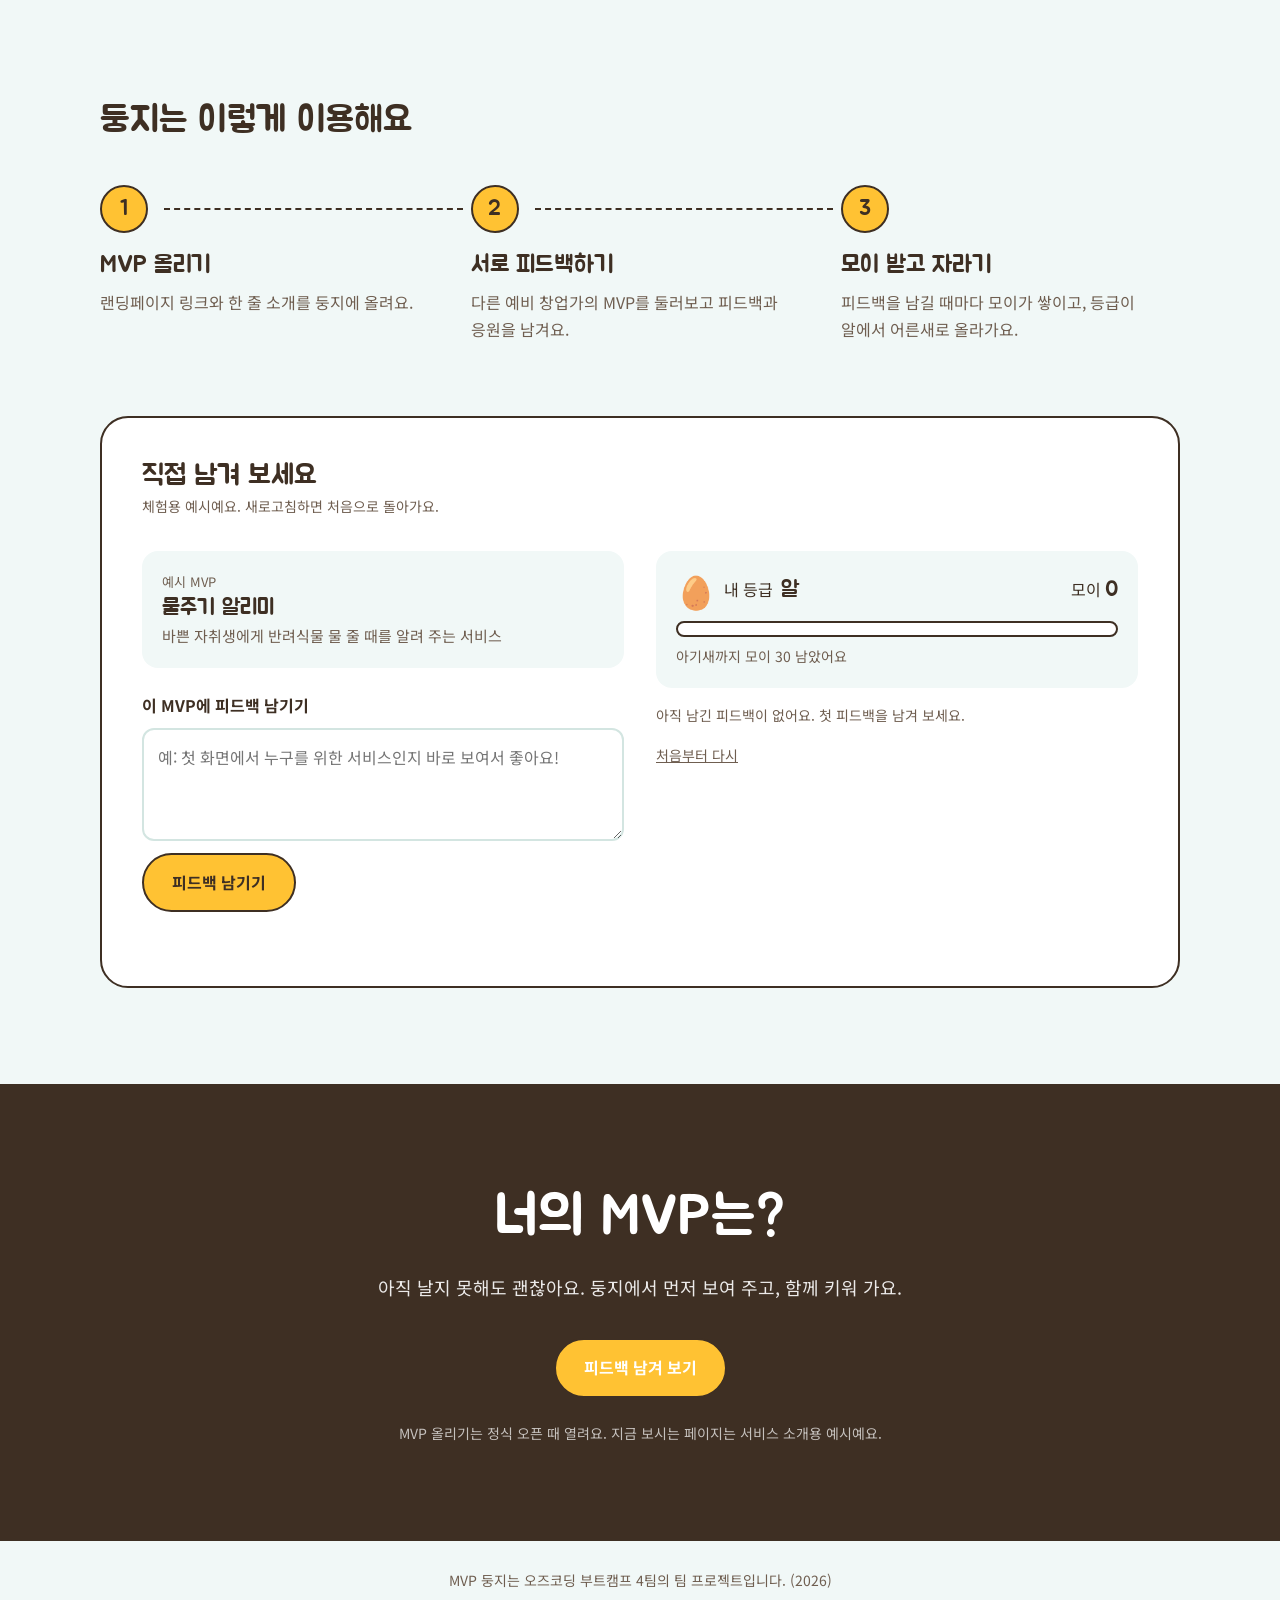
<file: 1.0V/index.html>
<!DOCTYPE html>
<html lang="ko">
<head>
  <meta charset="UTF-8">
  <meta name="viewport" content="width=device-width, initial-scale=1.0">
  <title>MVP 둥지 | 예비 창업가의 MVP 피드백 커뮤니티</title>
  <meta name="description" content="실제 제품을 만들기 전, 예비 창업가끼리 MVP를 보여 주고 피드백을 주고받는 커뮤니티">

  <!-- 글꼴: 제목은 Jua, 본문은 Noto Sans KR (Google Fonts) -->
  <link rel="preconnect" href="https://fonts.googleapis.com">
  <link rel="preconnect" href="https://fonts.gstatic.com" crossorigin>
  <link href="https://fonts.googleapis.com/css2?family=Jua&family=Noto+Sans+KR:wght@400;500;700&display=swap" rel="stylesheet">

  <link rel="stylesheet" href="style.css">
</head>
<body>
  <!--
    MVP 둥지 예시 페이지 (11/3)
    - 팀장이 먼저 만든 틀입니다. 섹션 담당자는 자기 섹션 블록만 고쳐서 보내 주세요.
    - CSS는 class로, JS는 id로 요소를 찾습니다.
      class 이름은 담당자가 바꿔도 되지만, id 이름은 바꾸기 전에 팀장에게 먼저 말해 주세요.
  -->

  <!-- ===== 머리말 | 담당: 김민석(팀장) ===== -->
  <header class="site-header">
    <a href="#hero" class="site-logo">MVP 둥지</a>
    <div class="site-header-right">
      <nav class="site-nav">
        <a href="#problem">둥지가 필요한 이유</a>
        <a href="#how">이용 방법</a>
        <a href="#cta">함께하기</a>
      </nav>
      <!-- 메뉴 옆 행동 버튼: 휴대폰에서 메뉴가 숨어도 이 버튼은 남음 -->
      <a href="#demo" class="btn btn-primary site-cta">피드백 남겨 보기</a>
    </div>
  </header>

  <main>
    <!-- ===== 섹션 1. 첫 화면 | 담당: 백종현 ===== -->
    <section id="hero" class="hero">
      <div class="section-inner hero-inner">
        <div class="hero-text">
          <h1 class="hero-title">나 같은 예비창업자는<br>어디서 검증받지?</h1>
          <p class="hero-desc">
            MVP 둥지는 아직 날지 못하는 서비스들이 안전하게 보호받고,
            서로 도우며 함께 키워 가는 아늑한 커뮤니티예요.
          </p>
          <p class="hero-note">
            <strong>MVP</strong>(Minimum Viable Product)는 핵심만 담아 먼저 보여 주는 최소 기능 제품이에요.
            둥지에는 실제 제품을 만들기 전, 랜딩페이지 단계의 MVP를 올려요.
          </p>
          <div class="hero-buttons">
            <a href="#demo" class="btn btn-primary">피드백 남겨 보기</a>
            <a href="#problem" class="btn btn-ghost">둥지가 필요한 이유</a>
          </div>
        </div>

        <!-- 오른쪽 그림: 알 모양 안에 피드백이 오가는 장면 (꾸밈용) -->
        <div class="hero-preview" aria-hidden="true">
          <div class="hero-preview-card">
            <p class="hero-preview-name">물주기 알리미</p>
            <p class="hero-preview-desc">자취생의 반려식물 물주기 알림</p>
          </div>
          <p class="hero-preview-bubble">첫 화면에서 누구를 위한 서비스인지 바로 보여요!</p>
          <p class="hero-preview-reward">🐣 모이 +10</p>
        </div>
      </div>
    </section>

    <!-- ===== 섹션 2. 문제·해결 (주요 기능) | 담당: 김승주 ===== -->
    <section id="problem" class="problem">
      <div class="section-inner">
        <h2 class="section-title">랜딩페이지는 만들었는데, 잘 만든 걸까요?</h2>

        <!-- 문제: 예비 창업가가 하는 말 세 가지 -->
        <ul class="problem-pains">
          <li class="problem-pain">열심히 만든 MVP를 어디에 올려야 할지 모르겠어요</li>
          <li class="problem-pain">지인 말고는 솔직하게 봐 줄 사람이 없어요</li>
          <li class="problem-pain">올려도 아무도 안 볼까 봐 막막해요</li>
        </ul>

        <!-- 해결: 둥지의 주요 기능 네 가지 -->
        <h3 class="problem-features-title">둥지에서는 이렇게 달라져요</h3>
        <div class="problem-features">
          <article class="problem-feature">
            <span class="problem-feature-icon" aria-hidden="true">🥚</span>
            <h4 class="problem-feature-name">부담 없이 올리기</h4>
            <p class="problem-feature-desc">완성된 제품이 아니어도 괜찮아요. 랜딩페이지 단계에서 먼저 보여 줘요.</p>
          </article>
          <article class="problem-feature">
            <span class="problem-feature-icon" aria-hidden="true">💬</span>
            <h4 class="problem-feature-name">솔직한 피드백</h4>
            <p class="problem-feature-desc">같은 고민을 하는 예비 창업가가 지인보다 솔직하게 봐 줘요.</p>
          </article>
          <article class="problem-feature">
            <span class="problem-feature-icon" aria-hidden="true">👀</span>
            <h4 class="problem-feature-name">둘러보며 배우기</h4>
            <p class="problem-feature-desc">다른 MVP가 어떻게 만들어졌는지 보며 내 MVP에 쓸 아이디어를 얻어요.</p>
          </article>
          <article class="problem-feature">
            <span class="problem-feature-icon" aria-hidden="true">🐣</span>
            <h4 class="problem-feature-name">모이와 등급</h4>
            <p class="problem-feature-desc">피드백을 남길수록 모이가 쌓이고, 알에서 어른새로 등급이 올라가요.</p>
          </article>
        </div>
      </div>
    </section>

    <!-- ===== 섹션 3. 사용 방법·예시 | 담당: 노화성 ===== -->
    <section id="how" class="how">
      <div class="section-inner">
        <h2 class="section-title">둥지는 이렇게 이용해요</h2>

        <ol class="how-steps">
          <li class="how-step">
            <span class="how-step-num">1</span>
            <h3 class="how-step-title">MVP 올리기</h3>
            <p class="how-step-desc">랜딩페이지 링크와 한 줄 소개를 둥지에 올려요.</p>
          </li>
          <li class="how-step">
            <span class="how-step-num">2</span>
            <h3 class="how-step-title">서로 피드백하기</h3>
            <p class="how-step-desc">다른 예비 창업가의 MVP를 둘러보고 피드백과 응원을 남겨요.</p>
          </li>
          <li class="how-step">
            <span class="how-step-num">3</span>
            <h3 class="how-step-title">모이 받고 자라기</h3>
            <p class="how-step-desc">피드백을 남길 때마다 모이가 쌓이고, 등급이 알에서 어른새로 올라가요.</p>
          </li>
        </ol>

        <!-- 체험용 예시: script.js가 이 안의 id들을 찾아서 움직입니다 -->
        <div id="demo" class="how-demo">
          <div class="how-demo-head">
            <h3 class="how-demo-title">직접 남겨 보세요</h3>
            <p class="how-demo-note">체험용 예시예요. 새로고침하면 처음으로 돌아가요.</p>
          </div>

          <div class="how-demo-left">
            <article class="how-mvp-card">
              <p class="how-mvp-tag">예시 MVP</p>
              <h4 class="how-mvp-title">물주기 알리미</h4>
              <p class="how-mvp-desc">바쁜 자취생에게 반려식물 물 줄 때를 알려 주는 서비스</p>
            </article>

            <label for="feedbackInput" class="how-form-label">이 MVP에 피드백 남기기</label>
            <textarea id="feedbackInput" class="how-input" rows="3"
              placeholder="예: 첫 화면에서 누구를 위한 서비스인지 바로 보여서 좋아요!"></textarea>
            <button type="button" id="feedbackButton" class="btn btn-primary">피드백 남기기</button>
            <p id="feedbackMessage" class="how-message" aria-live="polite"></p>
          </div>

          <div class="how-demo-right">
            <div class="how-status">
              <div class="how-status-top">
                <p class="how-grade">
                  <span id="gradeIcon" class="how-grade-icon">🥚</span>
                  내 등급 <strong id="gradeName">알</strong>
                </p>
                <p class="how-points">모이 <strong id="pointValue">0</strong></p>
              </div>
              <div class="how-progress">
                <div id="progressBar" class="how-progress-bar"></div>
              </div>
              <p id="nextGrade" class="how-next">아기새까지 모이 30 남았어요</p>
            </div>

            <ul id="feedbackList" class="how-feedback-list"></ul>
            <button type="button" id="resetButton" class="how-reset">처음부터 다시</button>
          </div>
        </div>
      </div>
    </section>

    <!-- ===== 섹션 4. 마지막 안내 | 담당: 곽재영 ===== -->
    <section id="cta" class="cta">
      <div class="section-inner">
        <h2 class="cta-title">너의 MVP는?</h2>
        <p class="cta-desc">아직 날지 못해도 괜찮아요. 둥지에서 먼저 보여 주고, 함께 키워 가요.</p>
        <a href="#demo" class="btn btn-primary">피드백 남겨 보기</a>
        <p class="cta-note">MVP 올리기는 정식 오픈 때 열려요. 지금 보시는 페이지는 서비스 소개용 예시예요.</p>
      </div>
    </section>
  </main>

  <!-- ===== 꼬리말 | 담당: 김민석(팀장) ===== -->
  <footer class="site-footer">
    <p>MVP 둥지는 오즈코딩 부트캠프 4팀의 팀 프로젝트입니다. (2026)</p>
  </footer>

  <!-- HTML을 다 읽은 뒤에 JS가 실행되도록 body 맨 끝에 둡니다 -->
  <script src="script.js"></script>
</body>
</html>
</file>
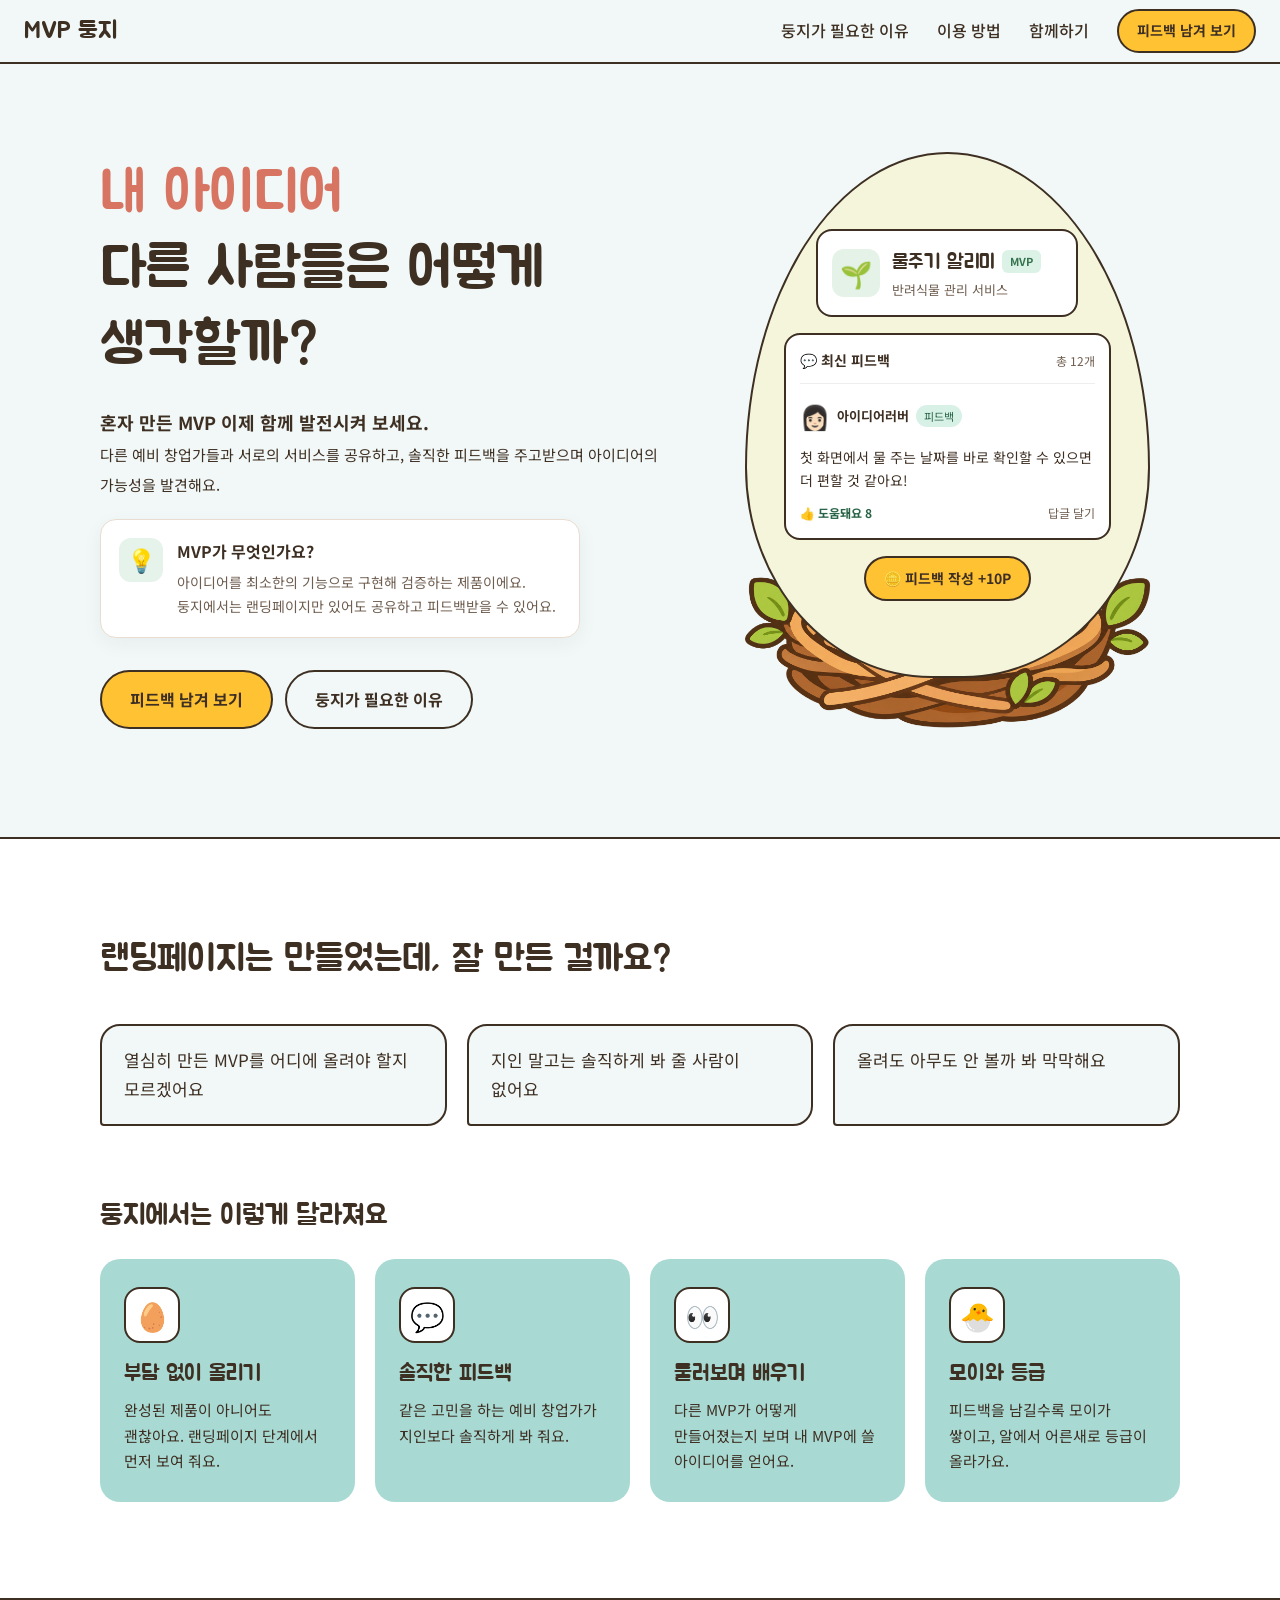
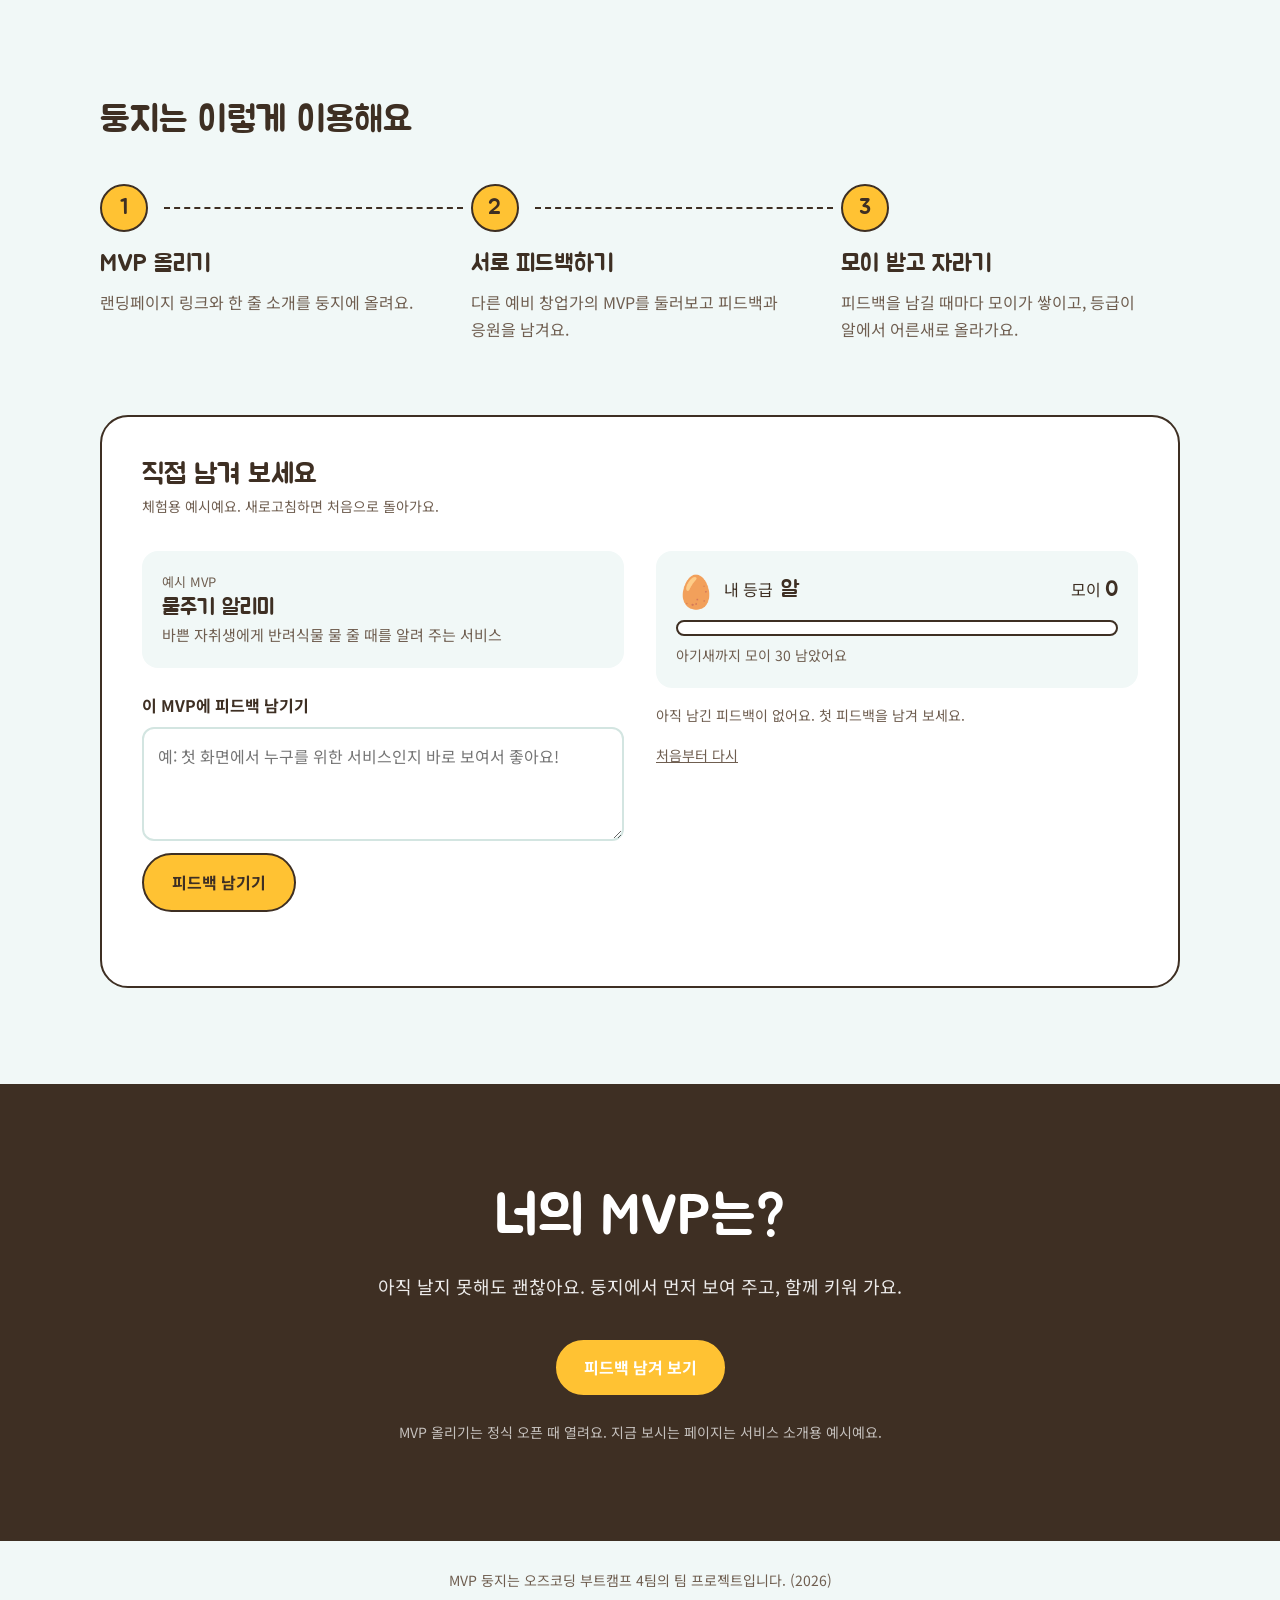
<file: 1.2V/index.html>
<!DOCTYPE html>
<html lang="ko">
<head>
  <meta charset="UTF-8">
  <meta name="viewport" content="width=device-width, initial-scale=1.0">
  <title>MVP 둥지 | 예비 창업가의 MVP 피드백 커뮤니티</title>
  <meta name="description" content="실제 제품을 만들기 전, 예비 창업가끼리 MVP를 보여 주고 피드백을 주고받는 커뮤니티">

  <!-- 글꼴: 제목은 Jua, 본문은 Noto Sans KR (Google Fonts) -->
  <link rel="preconnect" href="https://fonts.googleapis.com">
  <link rel="preconnect" href="https://fonts.gstatic.com" crossorigin>
  <link href="https://fonts.googleapis.com/css2?family=Jua&family=Noto+Sans+KR:wght@400;500;700&display=swap" rel="stylesheet">

  <link rel="stylesheet" href="style.css">
</head>
<body>
  <!--
    MVP 둥지 예시 페이지 (11/3)
    - 팀장이 먼저 만든 틀입니다. 섹션 담당자는 자기 섹션 블록만 고쳐서 보내 주세요.
    - CSS는 class로, JS는 id로 요소를 찾습니다.
      class 이름은 담당자가 바꿔도 되지만, id 이름은 바꾸기 전에 팀장에게 먼저 말해 주세요.
  -->

  <!-- ===== 머리말 | 담당: 김민석(팀장) ===== -->
  <header class="site-header">
    <a href="#hero" class="site-logo">MVP 둥지</a>
    <div class="site-header-right">
      <nav class="site-nav">
        <a href="#problem">둥지가 필요한 이유</a>
        <a href="#how">이용 방법</a>
        <a href="#cta">함께하기</a>
      </nav>
      <!-- 메뉴 옆 행동 버튼: 휴대폰에서 메뉴가 숨어도 이 버튼은 남음 -->
      <a href="#demo" class="btn btn-primary site-cta">피드백 남겨 보기</a>
    </div>
  </header>

  <main>
    <!-- ===== 섹션 1. 첫 화면 | 담당: 백종현 ===== -->
    <section id="hero" class="hero">
      <div class="section-inner hero-inner">
        <div class="hero-text">
          <h1 class="hero-title"><span class="hero-title-color">내 아이디어</span><br>다른 사람들은 어떻게 생각할까?</h1>
          <p class="hero-desc">
            <strong>혼자 만든 MVP 이제 함께 발전시켜 보세요.</strong> <br>
            <small>다른 예비 창업가들과 서로의 서비스를 공유하고, 솔직한 피드백을 주고받으며 아이디어의 가능성을 발견해요.</small>
          </p>   
          <div class="hero-note">
            <div class="hero-note-icon">💡</div>

            <div class="hero-note-content">
              <strong>MVP가 무엇인가요?</strong>

              <p>
                아이디어를 최소한의 기능으로 구현해
                검증하는 제품이에요.
                둥지에서는 랜딩페이지만 있어도
                공유하고 피드백받을 수 있어요.
              </p>
            </div>
          </div>
          <div class="hero-buttons">
            <a href="#demo" class="btn btn-primary">피드백 남겨 보기</a>
            <a href="#problem" class="btn btn-ghost">둥지가 필요한 이유</a>
          </div>
        </div>

        <!-- 오른쪽 그림: 알 모양 안에 피드백이 오가는 장면 (꾸밈용) -->
        
        <!-- 오른쪽 알 + 둥지 영역 -->
        <div class="hero-visual" aria-hidden="true">
          <div class="hero-preview">
            <!-- MVP 소개 카드 -->
            <div class="hero-preview-card">
              <div class="hero-mvp-header">
                <span class="hero-mvp-icon">🌱</span>
                <div>
                  <div class="hero-mvp-title-row">
                    <p class="hero-preview-name">물주기 알리미</p>
                    <span class="hero-mvp-badge">MVP</span>
                  </div>
                  <p class="hero-preview-desc">
                    반려식물 관리 서비스
                  </p>
                </div>
              </div>
            </div>
            <!-- 실제 피드백처럼 보이는 예시 카드 -->
            <div class="hero-feedback-card">
              <div class="hero-feedback-heading">
                <strong>💬 최신 피드백</strong>
                <span>총 12개</span>
              </div>
              <div class="hero-feedback-user">
                <span class="hero-avatar">👩🏻</span>
                <strong>아이디어러버</strong>
                <span class="hero-feedback-tag">피드백</span>
              </div>
              <p class="hero-feedback-content">
                첫 화면에서 물 주는 날짜를
                바로 확인할 수 있으면
                더 편할 것 같아요!
              </p>
              <div class="hero-feedback-actions">
                <span>👍 도움돼요 8</span>
                <span>답글 달기</span>
              </div>
            </div>
            <!-- 보상 -->
            <div class="hero-preview-reward">
              🪙 피드백 작성 +10P
            </div>
          </div>
          <!-- 알 아래에 둥지를 겹치기 -->
          <img src="nest.png" class="hero-nest" alt="">
        </div>
      </div>
    </section>

    <!-- ===== 섹션 2. 문제·해결 (주요 기능) | 담당: 김승주 ===== -->
    <section id="problem" class="problem">
      <div class="section-inner">
        <h2 class="section-title">랜딩페이지는 만들었는데, 잘 만든 걸까요?</h2>

        <!-- 문제: 예비 창업가가 하는 말 세 가지 -->
        <ul class="problem-pains">
          <li class="problem-pain">열심히 만든 MVP를 어디에 올려야 할지 모르겠어요</li>
          <li class="problem-pain">지인 말고는 솔직하게 봐 줄 사람이 없어요</li>
          <li class="problem-pain">올려도 아무도 안 볼까 봐 막막해요</li>
        </ul>

        <!-- 해결: 둥지의 주요 기능 네 가지 -->
        <h3 class="problem-features-title">둥지에서는 이렇게 달라져요</h3>
        <div class="problem-features">
          <article class="problem-feature">
            <span class="problem-feature-icon" aria-hidden="true">🥚</span>
            <h4 class="problem-feature-name">부담 없이 올리기</h4>
            <p class="problem-feature-desc">완성된 제품이 아니어도 괜찮아요. 랜딩페이지 단계에서 먼저 보여 줘요.</p>
          </article>
          <article class="problem-feature">
            <span class="problem-feature-icon" aria-hidden="true">💬</span>
            <h4 class="problem-feature-name">솔직한 피드백</h4>
            <p class="problem-feature-desc">같은 고민을 하는 예비 창업가가 지인보다 솔직하게 봐 줘요.</p>
          </article>
          <article class="problem-feature">
            <span class="problem-feature-icon" aria-hidden="true">👀</span>
            <h4 class="problem-feature-name">둘러보며 배우기</h4>
            <p class="problem-feature-desc">다른 MVP가 어떻게 만들어졌는지 보며 내 MVP에 쓸 아이디어를 얻어요.</p>
          </article>
          <article class="problem-feature">
            <span class="problem-feature-icon" aria-hidden="true">🐣</span>
            <h4 class="problem-feature-name">모이와 등급</h4>
            <p class="problem-feature-desc">피드백을 남길수록 모이가 쌓이고, 알에서 어른새로 등급이 올라가요.</p>
          </article>
        </div>
      </div>
    </section>

    <!-- ===== 섹션 3. 사용 방법·예시 | 담당: 노화성 ===== -->
    <section id="how" class="how">
      <div class="section-inner">
        <h2 class="section-title">둥지는 이렇게 이용해요</h2>

        <ol class="how-steps">
          <li class="how-step">
            <span class="how-step-num">1</span>
            <h3 class="how-step-title">MVP 올리기</h3>
            <p class="how-step-desc">랜딩페이지 링크와 한 줄 소개를 둥지에 올려요.</p>
          </li>
          <li class="how-step">
            <span class="how-step-num">2</span>
            <h3 class="how-step-title">서로 피드백하기</h3>
            <p class="how-step-desc">다른 예비 창업가의 MVP를 둘러보고 피드백과 응원을 남겨요.</p>
          </li>
          <li class="how-step">
            <span class="how-step-num">3</span>
            <h3 class="how-step-title">모이 받고 자라기</h3>
            <p class="how-step-desc">피드백을 남길 때마다 모이가 쌓이고, 등급이 알에서 어른새로 올라가요.</p>
          </li>
        </ol>

        <!-- 체험용 예시: script.js가 이 안의 id들을 찾아서 움직입니다 -->
        <div id="demo" class="how-demo">
          <div class="how-demo-head">
            <h3 class="how-demo-title">직접 남겨 보세요</h3>
            <p class="how-demo-note">체험용 예시예요. 새로고침하면 처음으로 돌아가요.</p>
          </div>

          <div class="how-demo-left">
            <article class="how-mvp-card">
              <p class="how-mvp-tag">예시 MVP</p>
              <h4 class="how-mvp-title">물주기 알리미</h4>
              <p class="how-mvp-desc">바쁜 자취생에게 반려식물 물 줄 때를 알려 주는 서비스</p>
            </article>

            <label for="feedbackInput" class="how-form-label">이 MVP에 피드백 남기기</label>
            <textarea id="feedbackInput" class="how-input" rows="3"
              placeholder="예: 첫 화면에서 누구를 위한 서비스인지 바로 보여서 좋아요!"></textarea>
            <button type="button" id="feedbackButton" class="btn btn-primary">피드백 남기기</button>
            <p id="feedbackMessage" class="how-message" aria-live="polite"></p>
          </div>

          <div class="how-demo-right">
            <div class="how-status">
              <div class="how-status-top">
                <p class="how-grade">
                  <span id="gradeIcon" class="how-grade-icon">🥚</span>
                  내 등급 <strong id="gradeName">알</strong>
                </p>
                <p class="how-points">모이 <strong id="pointValue">0</strong></p>
              </div>
              <div class="how-progress">
                <div id="progressBar" class="how-progress-bar"></div>
              </div>
              <p id="nextGrade" class="how-next">아기새까지 모이 30 남았어요</p>
            </div>

            <ul id="feedbackList" class="how-feedback-list"></ul>
            <button type="button" id="resetButton" class="how-reset">처음부터 다시</button>
          </div>
        </div>
      </div>
    </section>

    <!-- ===== 섹션 4. 마지막 안내 | 담당: 곽재영 ===== -->
    <section id="cta" class="cta">
      <div class="section-inner">
        <h2 class="cta-title">너의 MVP는?</h2>
        <p class="cta-desc">아직 날지 못해도 괜찮아요. 둥지에서 먼저 보여 주고, 함께 키워 가요.</p>
        <a href="#demo" class="btn btn-primary">피드백 남겨 보기</a>
        <p class="cta-note">MVP 올리기는 정식 오픈 때 열려요. 지금 보시는 페이지는 서비스 소개용 예시예요.</p>
      </div>
    </section>
  </main>

  <!-- ===== 꼬리말 | 담당: 김민석(팀장) ===== -->
  <footer class="site-footer">
    <p>MVP 둥지는 오즈코딩 부트캠프 4팀의 팀 프로젝트입니다. (2026)</p>
  </footer>

  <!-- HTML을 다 읽은 뒤에 JS가 실행되도록 body 맨 끝에 둡니다 -->
  <script src="script.js"></script>
</body>
</html>
</file>
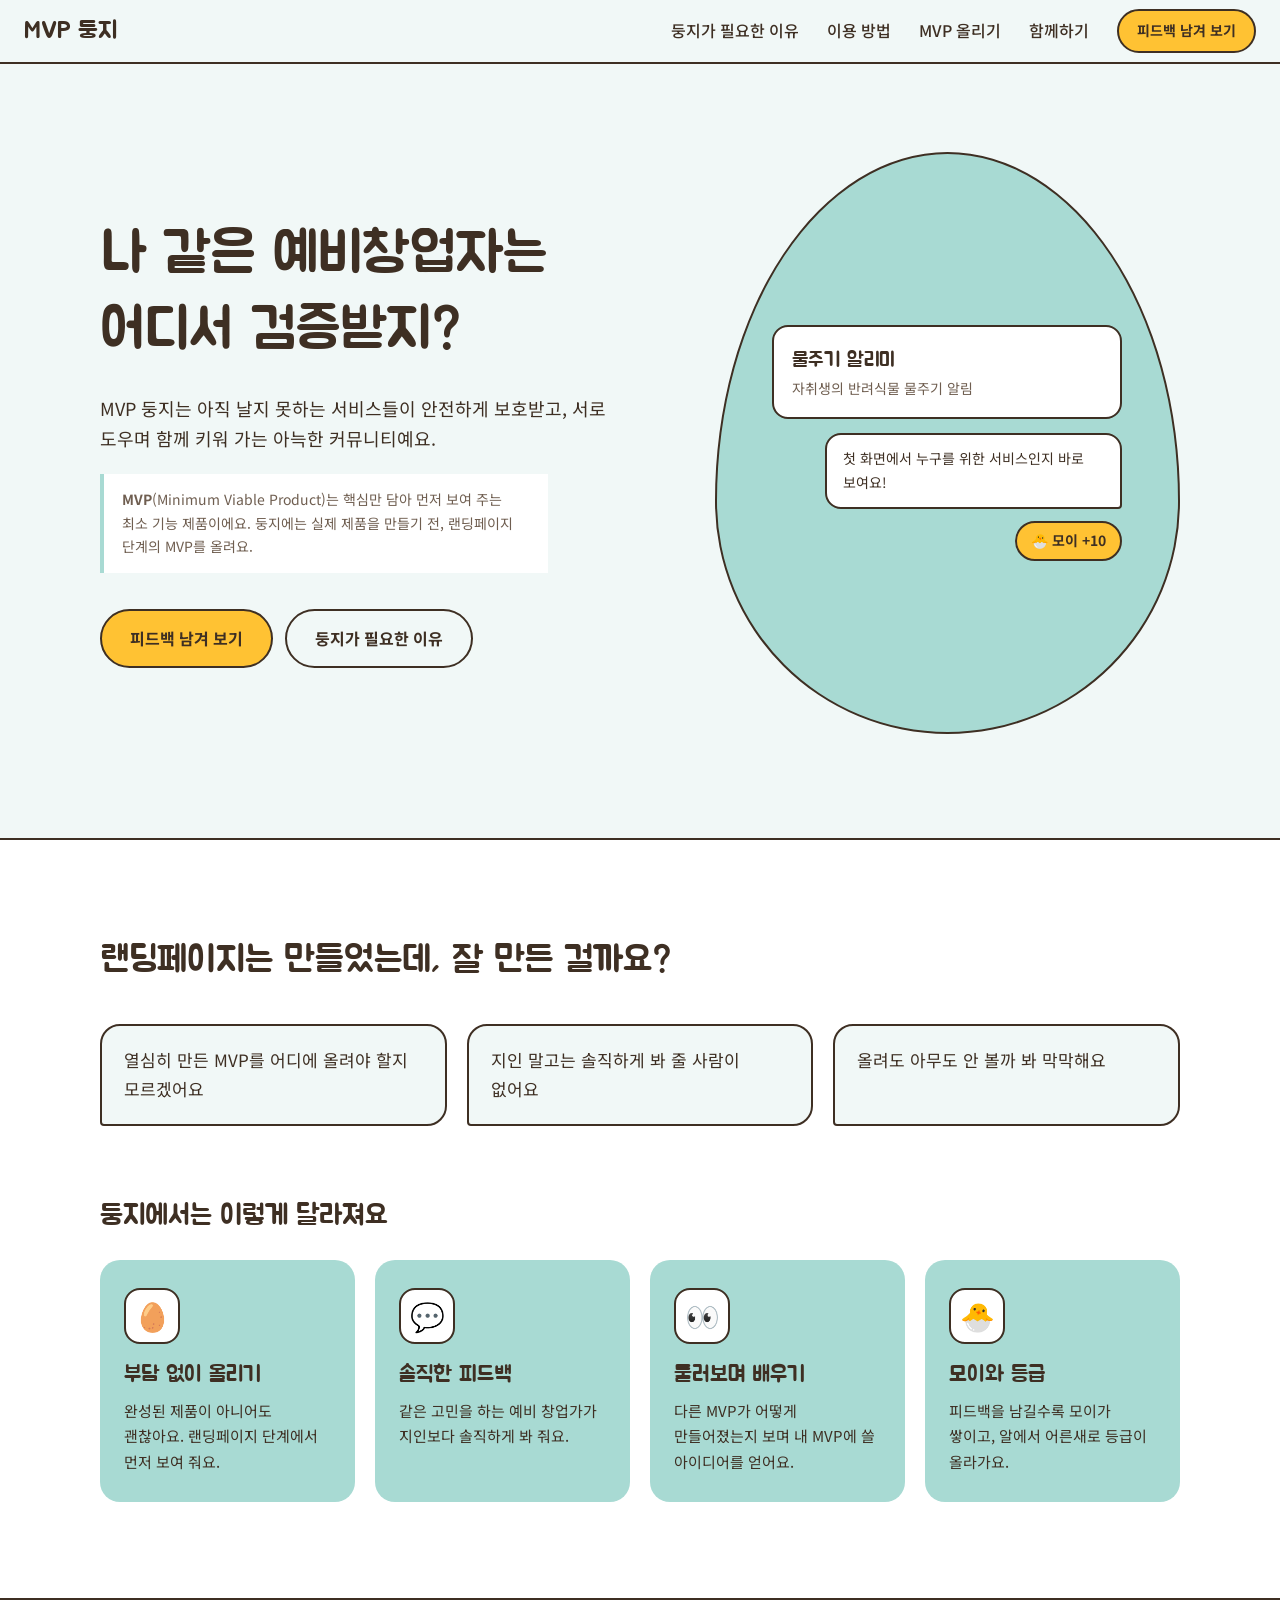
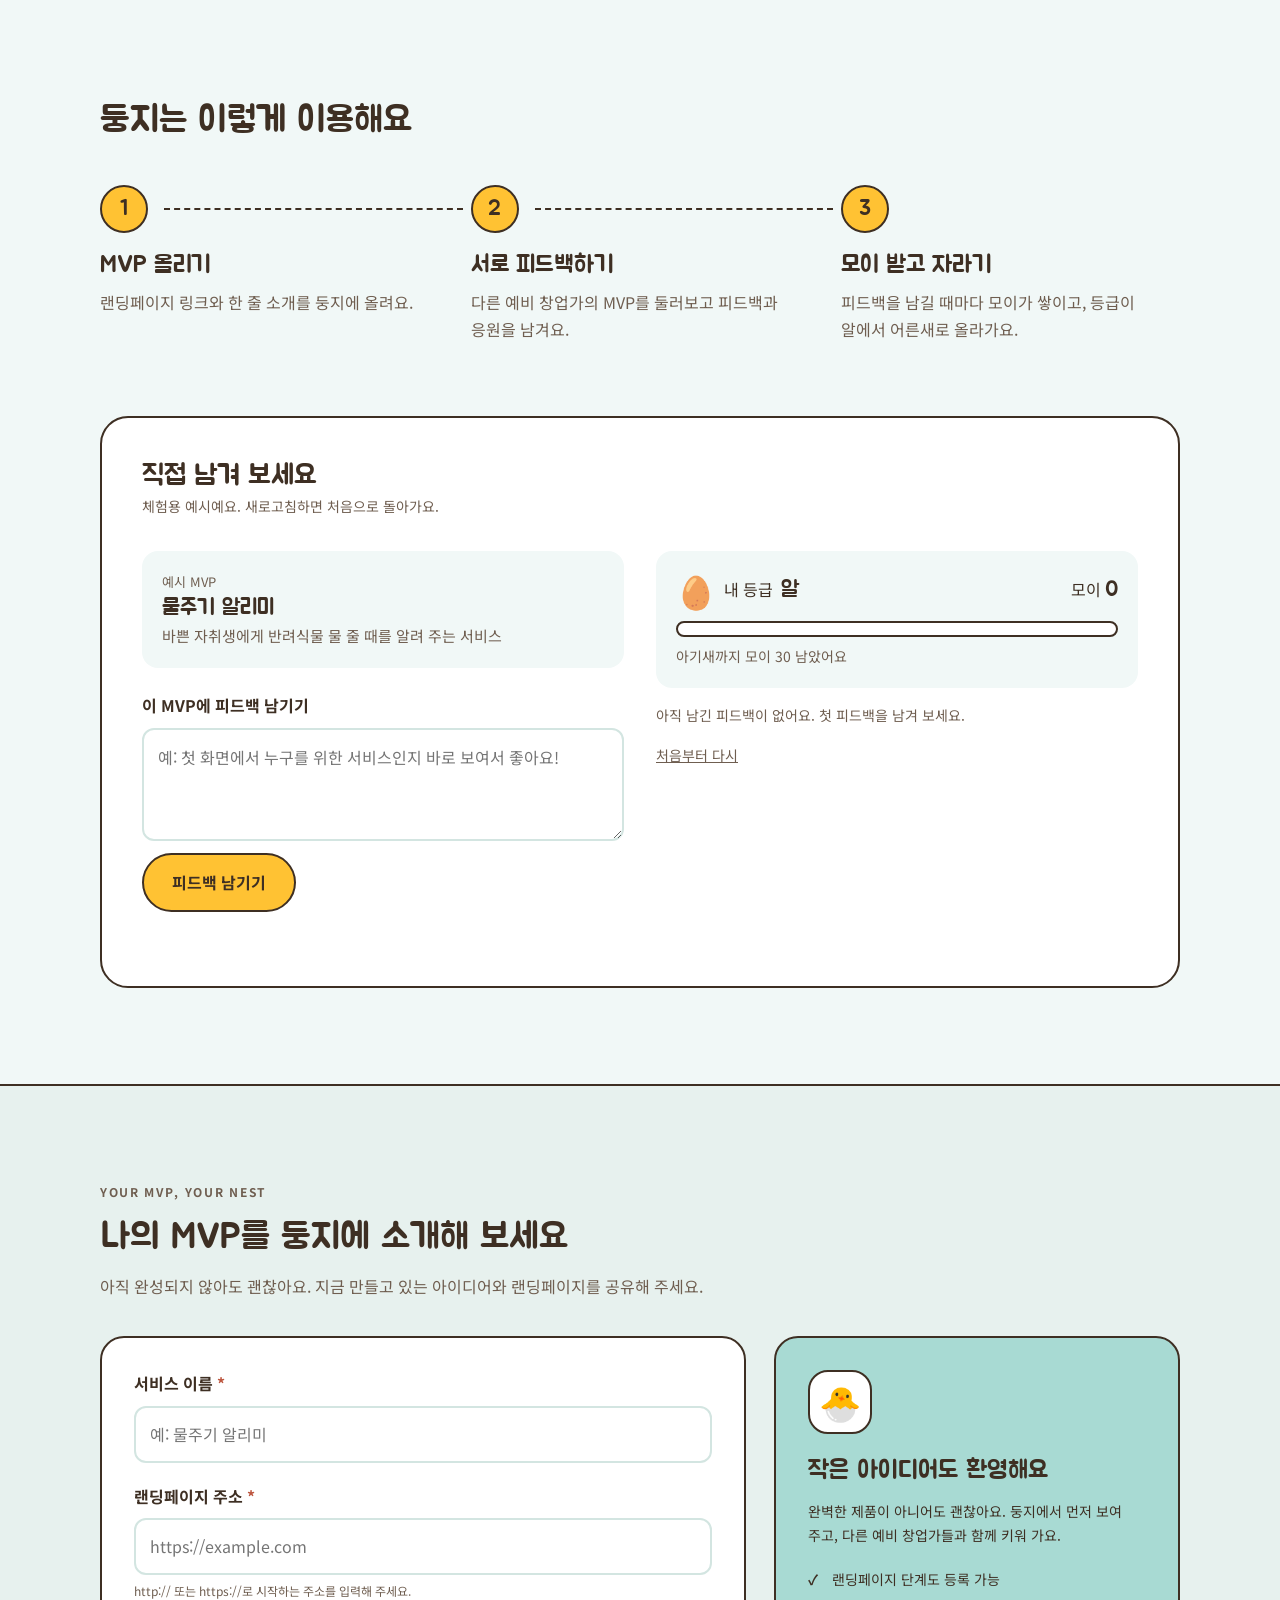
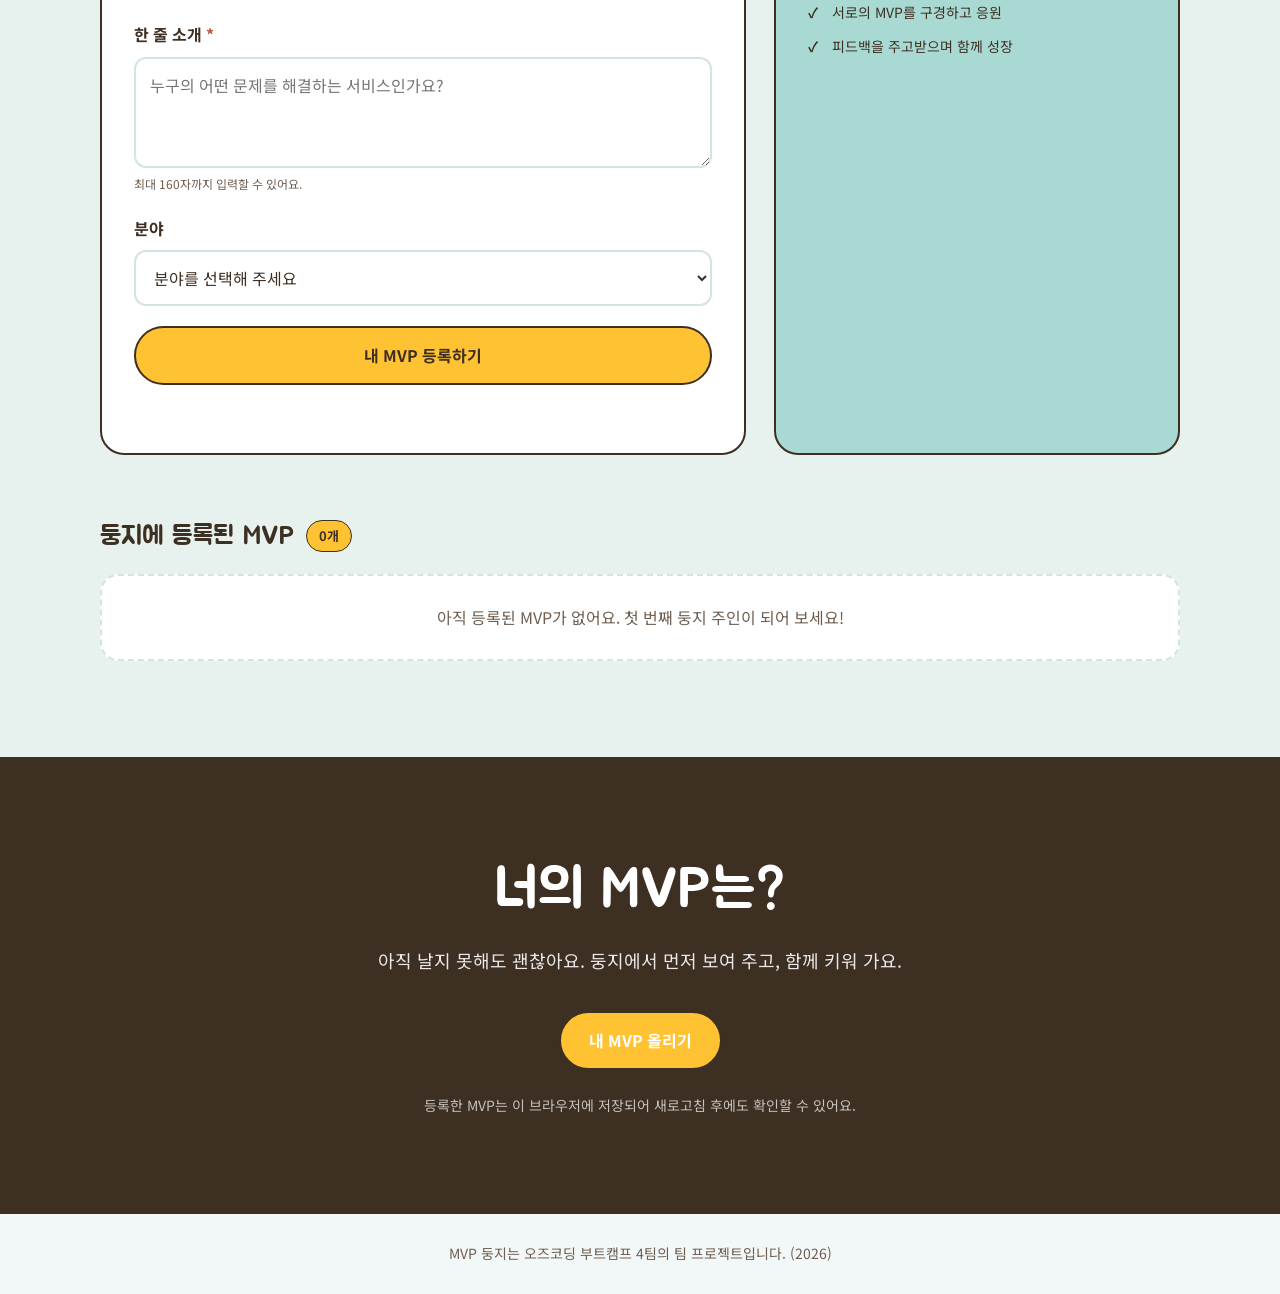
<file: 1.3V/index.html>
<!DOCTYPE html>
<html lang="ko">
<head>
  <meta charset="UTF-8">
  <meta name="viewport" content="width=device-width, initial-scale=1.0">
  <title>MVP 둥지 | 예비 창업가의 MVP 피드백 커뮤니티</title>
  <meta name="description" content="실제 제품을 만들기 전, 예비 창업가끼리 MVP를 보여 주고 피드백을 주고받는 커뮤니티">

  <!-- 글꼴: 제목은 Jua, 본문은 Noto Sans KR (Google Fonts) -->
  <link rel="preconnect" href="https://fonts.googleapis.com">
  <link rel="preconnect" href="https://fonts.gstatic.com" crossorigin>
  <link href="https://fonts.googleapis.com/css2?family=Jua&family=Noto+Sans+KR:wght@400;500;700&display=swap" rel="stylesheet">

  <link rel="stylesheet" href="style.css">
</head>
<body>
  <!--
    MVP 둥지 예시 페이지 (11/3)
    - 팀장이 먼저 만든 틀입니다. 섹션 담당자는 자기 섹션 블록만 고쳐서 보내 주세요.
    - CSS는 class로, JS는 id로 요소를 찾습니다.
      class 이름은 담당자가 바꿔도 되지만, id 이름은 바꾸기 전에 팀장에게 먼저 말해 주세요.
  -->

  <!-- ===== 머리말 | 담당: 김민석(팀장) ===== -->
  <header class="site-header">
    <a href="#hero" class="site-logo">MVP 둥지</a>
    <div class="site-header-right">
      <nav class="site-nav">
        <a href="#problem">둥지가 필요한 이유</a>
        <a href="#how">이용 방법</a>
        <a href="#submit">MVP 올리기</a>
        <a href="#cta">함께하기</a>
      </nav>
      <!-- 메뉴 옆 행동 버튼: 휴대폰에서 메뉴가 숨어도 이 버튼은 남음 -->
      <a href="#demo" class="btn btn-primary site-cta">피드백 남겨 보기</a>
    </div>
  </header>

  <main>
    <!-- ===== 섹션 1. 첫 화면 | 담당: 백종현 ===== -->
    <section id="hero" class="hero">
      <div class="section-inner hero-inner">
        <div class="hero-text">
          <h1 class="hero-title">나 같은 예비창업자는<br>어디서 검증받지?</h1>
          <p class="hero-desc">
            MVP 둥지는 아직 날지 못하는 서비스들이 안전하게 보호받고,
            서로 도우며 함께 키워 가는 아늑한 커뮤니티예요.
          </p>
          <p class="hero-note">
            <strong>MVP</strong>(Minimum Viable Product)는 핵심만 담아 먼저 보여 주는 최소 기능 제품이에요.
            둥지에는 실제 제품을 만들기 전, 랜딩페이지 단계의 MVP를 올려요.
          </p>
          <div class="hero-buttons">
            <a href="#demo" class="btn btn-primary">피드백 남겨 보기</a>
            <a href="#problem" class="btn btn-ghost">둥지가 필요한 이유</a>
          </div>
        </div>

        <!-- 오른쪽 그림: 알 모양 안에 피드백이 오가는 장면 (꾸밈용) -->
        <div class="hero-preview" aria-hidden="true">
          <div class="hero-preview-card">
            <p class="hero-preview-name">물주기 알리미</p>
            <p class="hero-preview-desc">자취생의 반려식물 물주기 알림</p>
          </div>
          <p class="hero-preview-bubble">첫 화면에서 누구를 위한 서비스인지 바로 보여요!</p>
          <p class="hero-preview-reward">🐣 모이 +10</p>
        </div>
      </div>
    </section>

    <!-- ===== 섹션 2. 문제·해결 (주요 기능) | 담당: 김승주 ===== -->
    <section id="problem" class="problem">
      <div class="section-inner">
        <h2 class="section-title">랜딩페이지는 만들었는데, 잘 만든 걸까요?</h2>

        <!-- 문제: 예비 창업가가 하는 말 세 가지 -->
        <ul class="problem-pains">
          <li class="problem-pain">열심히 만든 MVP를 어디에 올려야 할지 모르겠어요</li>
          <li class="problem-pain">지인 말고는 솔직하게 봐 줄 사람이 없어요</li>
          <li class="problem-pain">올려도 아무도 안 볼까 봐 막막해요</li>
        </ul>

        <!-- 해결: 둥지의 주요 기능 네 가지 -->
        <h3 class="problem-features-title">둥지에서는 이렇게 달라져요</h3>
        <div class="problem-features">
          <article class="problem-feature">
            <span class="problem-feature-icon" aria-hidden="true">🥚</span>
            <h4 class="problem-feature-name">부담 없이 올리기</h4>
            <p class="problem-feature-desc">완성된 제품이 아니어도 괜찮아요. 랜딩페이지 단계에서 먼저 보여 줘요.</p>
          </article>
          <article class="problem-feature">
            <span class="problem-feature-icon" aria-hidden="true">💬</span>
            <h4 class="problem-feature-name">솔직한 피드백</h4>
            <p class="problem-feature-desc">같은 고민을 하는 예비 창업가가 지인보다 솔직하게 봐 줘요.</p>
          </article>
          <article class="problem-feature">
            <span class="problem-feature-icon" aria-hidden="true">👀</span>
            <h4 class="problem-feature-name">둘러보며 배우기</h4>
            <p class="problem-feature-desc">다른 MVP가 어떻게 만들어졌는지 보며 내 MVP에 쓸 아이디어를 얻어요.</p>
          </article>
          <article class="problem-feature">
            <span class="problem-feature-icon" aria-hidden="true">🐣</span>
            <h4 class="problem-feature-name">모이와 등급</h4>
            <p class="problem-feature-desc">피드백을 남길수록 모이가 쌓이고, 알에서 어른새로 등급이 올라가요.</p>
          </article>
        </div>
      </div>
    </section>

    <!-- ===== 섹션 3. 사용 방법·예시 | 담당: 노화성 ===== -->
    <section id="how" class="how">
      <div class="section-inner">
        <h2 class="section-title">둥지는 이렇게 이용해요</h2>

        <ol class="how-steps">
          <li class="how-step">
            <span class="how-step-num">1</span>
            <h3 class="how-step-title">MVP 올리기</h3>
            <p class="how-step-desc">랜딩페이지 링크와 한 줄 소개를 둥지에 올려요.</p>
          </li>
          <li class="how-step">
            <span class="how-step-num">2</span>
            <h3 class="how-step-title">서로 피드백하기</h3>
            <p class="how-step-desc">다른 예비 창업가의 MVP를 둘러보고 피드백과 응원을 남겨요.</p>
          </li>
          <li class="how-step">
            <span class="how-step-num">3</span>
            <h3 class="how-step-title">모이 받고 자라기</h3>
            <p class="how-step-desc">피드백을 남길 때마다 모이가 쌓이고, 등급이 알에서 어른새로 올라가요.</p>
          </li>
        </ol>

        <!-- 체험용 예시: script.js가 이 안의 id들을 찾아서 움직입니다 -->
        <div id="demo" class="how-demo">
          <div class="how-demo-head">
            <h3 class="how-demo-title">직접 남겨 보세요</h3>
            <p class="how-demo-note">체험용 예시예요. 새로고침하면 처음으로 돌아가요.</p>
          </div>

          <div class="how-demo-left">
            <article class="how-mvp-card">
              <p class="how-mvp-tag">예시 MVP</p>
              <h4 class="how-mvp-title">물주기 알리미</h4>
              <p class="how-mvp-desc">바쁜 자취생에게 반려식물 물 줄 때를 알려 주는 서비스</p>
            </article>

            <label for="feedbackInput" class="how-form-label">이 MVP에 피드백 남기기</label>
            <textarea id="feedbackInput" class="how-input" rows="3"
              placeholder="예: 첫 화면에서 누구를 위한 서비스인지 바로 보여서 좋아요!"></textarea>
            <button type="button" id="feedbackButton" class="btn btn-primary">피드백 남기기</button>
            <p id="feedbackMessage" class="how-message" aria-live="polite"></p>
          </div>

          <div class="how-demo-right">
            <div class="how-status">
              <div class="how-status-top">
                <p class="how-grade">
                  <span id="gradeIcon" class="how-grade-icon">🥚</span>
                  내 등급 <strong id="gradeName">알</strong>
                </p>
                <p class="how-points">모이 <strong id="pointValue">0</strong></p>
              </div>
              <div class="how-progress">
                <div id="progressBar" class="how-progress-bar"></div>
              </div>
              <p id="nextGrade" class="how-next">아기새까지 모이 30 남았어요</p>
            </div>

            <ul id="feedbackList" class="how-feedback-list"></ul>
            <button type="button" id="resetButton" class="how-reset">처음부터 다시</button>
          </div>
        </div>
      </div>
    </section>

    <!-- ===== 섹션 4. MVP 등록 ===== -->
    <section id="submit" class="submit">
      <div class="section-inner">
        <div class="submit-heading">
          <p class="submit-eyebrow">YOUR MVP, YOUR NEST</p>
          <h2 class="section-title">나의 MVP를 둥지에 소개해 보세요</h2>
          <p class="submit-desc">아직 완성되지 않아도 괜찮아요. 지금 만들고 있는 아이디어와 랜딩페이지를 공유해 주세요.</p>
        </div>
        <div class="submit-layout">
          <form id="mvpForm" class="submit-form">
            <div class="submit-field">
              <label for="mvpTitle">서비스 이름 <span>*</span></label>
              <input id="mvpTitle" name="mvpTitle" type="text" maxlength="40" placeholder="예: 물주기 알리미" required>
            </div>
            <div class="submit-field">
              <label for="mvpUrl">랜딩페이지 주소 <span>*</span></label>
              <input id="mvpUrl" name="mvpUrl" type="url" placeholder="https://example.com" required>
              <p class="submit-hint">http:// 또는 https://로 시작하는 주소를 입력해 주세요.</p>
            </div>
            <div class="submit-field">
              <label for="mvpDescription">한 줄 소개 <span>*</span></label>
              <textarea id="mvpDescription" name="mvpDescription" rows="3" maxlength="160" placeholder="누구의 어떤 문제를 해결하는 서비스인가요?" required></textarea>
              <p class="submit-hint">최대 160자까지 입력할 수 있어요.</p>
            </div>
            <div class="submit-field">
              <label for="mvpCategory">분야</label>
              <select id="mvpCategory" name="mvpCategory">
                <option value="기타">분야를 선택해 주세요</option>
                <option value="라이프스타일">라이프스타일</option>
                <option value="교육">교육</option>
                <option value="생산성">생산성</option>
                <option value="커뮤니티">커뮤니티</option>
                <option value="헬스케어">헬스케어</option>
                <option value="기타">기타</option>
              </select>
            </div>
            <button type="submit" class="btn btn-primary submit-button">내 MVP 등록하기</button>
            <p id="mvpFormMessage" class="submit-message" aria-live="polite"></p>
          </form>
          <aside class="submit-preview">
            <div class="submit-preview-icon" aria-hidden="true">🐣</div>
            <h3>작은 아이디어도 환영해요</h3>
            <p>완벽한 제품이 아니어도 괜찮아요. 둥지에서 먼저 보여 주고, 다른 예비 창업가들과 함께 키워 가요.</p>
            <ul>
              <li>랜딩페이지 단계도 등록 가능</li>
              <li>서로의 MVP를 구경하고 응원</li>
              <li>피드백을 주고받으며 함께 성장</li>
            </ul>
          </aside>
        </div>
        <div class="submit-list-wrap">
          <div class="submit-list-heading"><h3>둥지에 등록된 MVP</h3><span id="mvpCount" class="submit-count">0개</span></div>
          <div id="mvpList" class="mvp-list"><p class="mvp-empty">아직 등록된 MVP가 없어요. 첫 번째 둥지 주인이 되어 보세요!</p></div>
        </div>
      </div>
    </section>

    <!-- ===== 섹션 5. 마지막 안내 | 담당: 곽재영 ===== -->
    <section id="cta" class="cta">
      <div class="section-inner">
        <h2 class="cta-title">너의 MVP는?</h2>
        <p class="cta-desc">아직 날지 못해도 괜찮아요. 둥지에서 먼저 보여 주고, 함께 키워 가요.</p>
        <a href="#submit" class="btn btn-primary">내 MVP 올리기</a>
        <p class="cta-note">등록한 MVP는 이 브라우저에 저장되어 새로고침 후에도 확인할 수 있어요.</p>
      </div>
    </section>
  </main>

  <!-- ===== 꼬리말 | 담당: 김민석(팀장) ===== -->
  <footer class="site-footer">
    <p>MVP 둥지는 오즈코딩 부트캠프 4팀의 팀 프로젝트입니다. (2026)</p>
  </footer>

  <!-- HTML을 다 읽은 뒤에 JS가 실행되도록 body 맨 끝에 둡니다 -->
  <script src="script.js"></script>
</body>
</html>
</file>
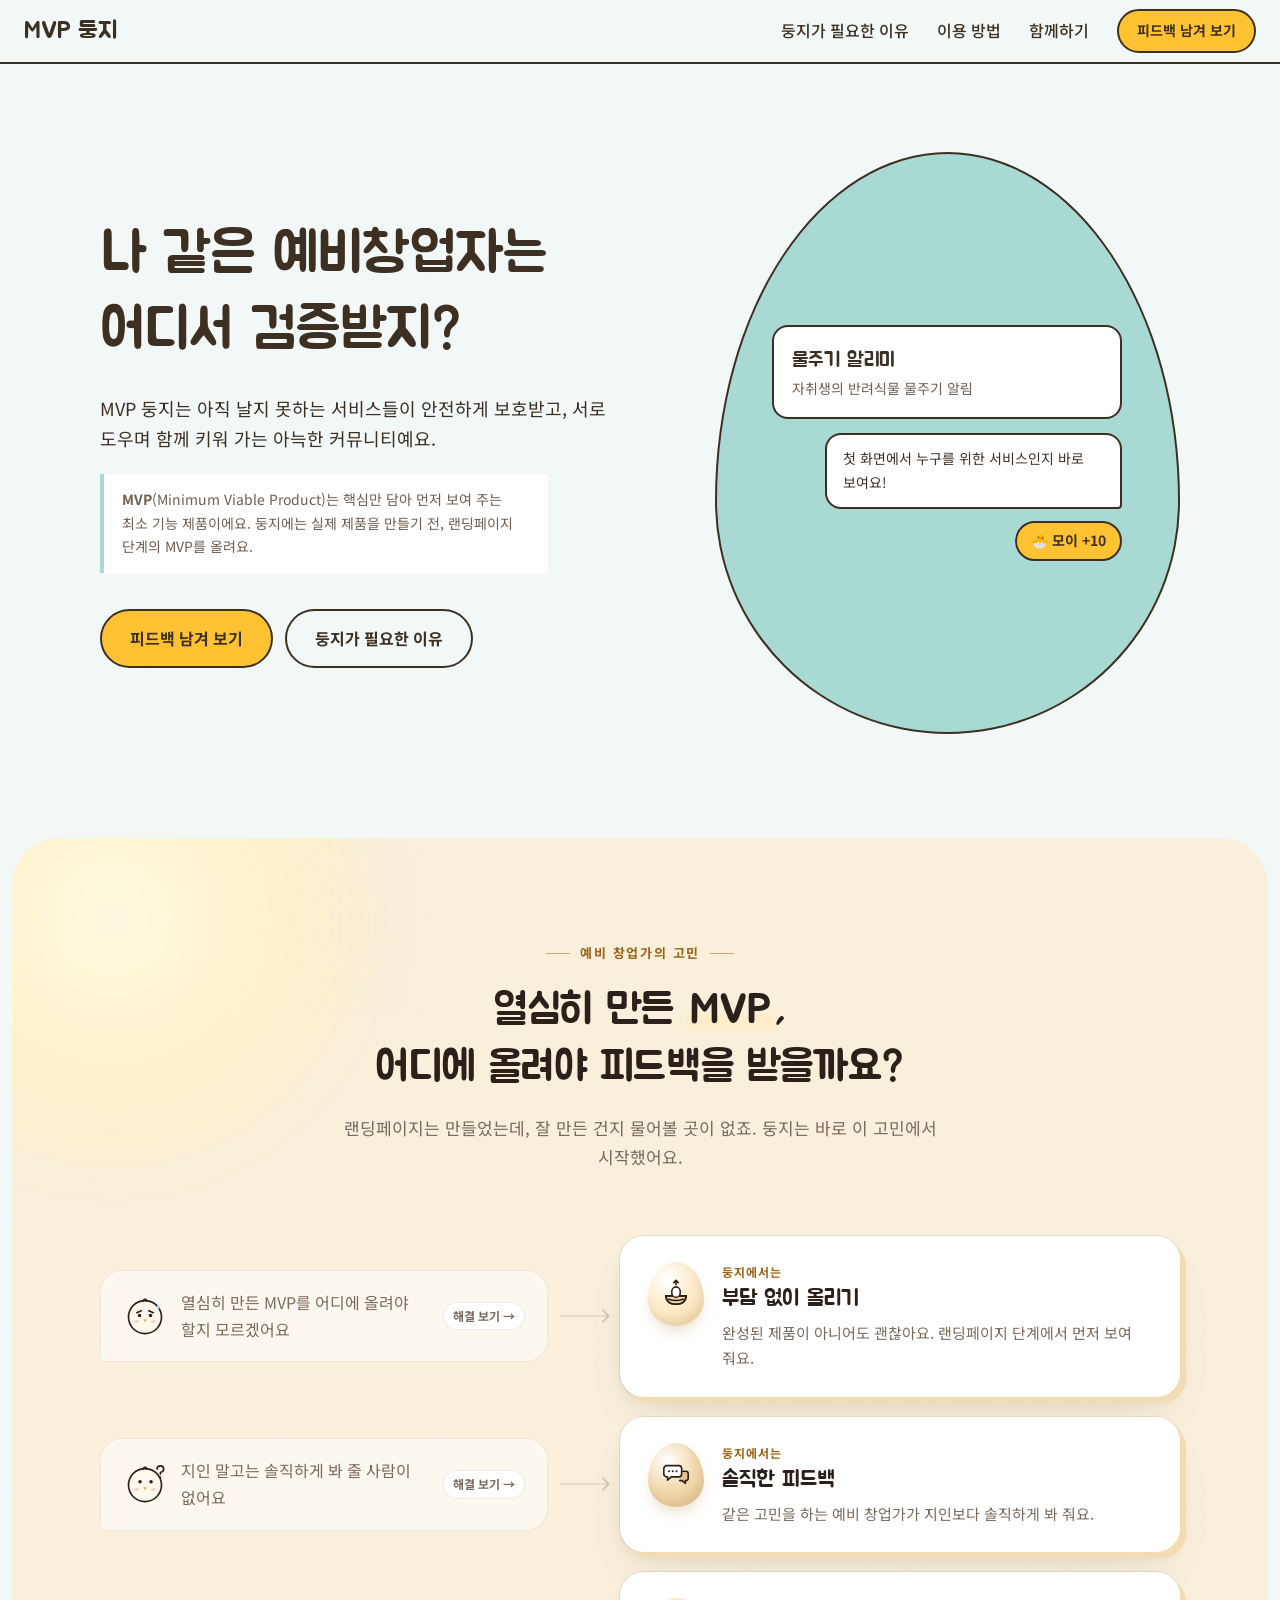
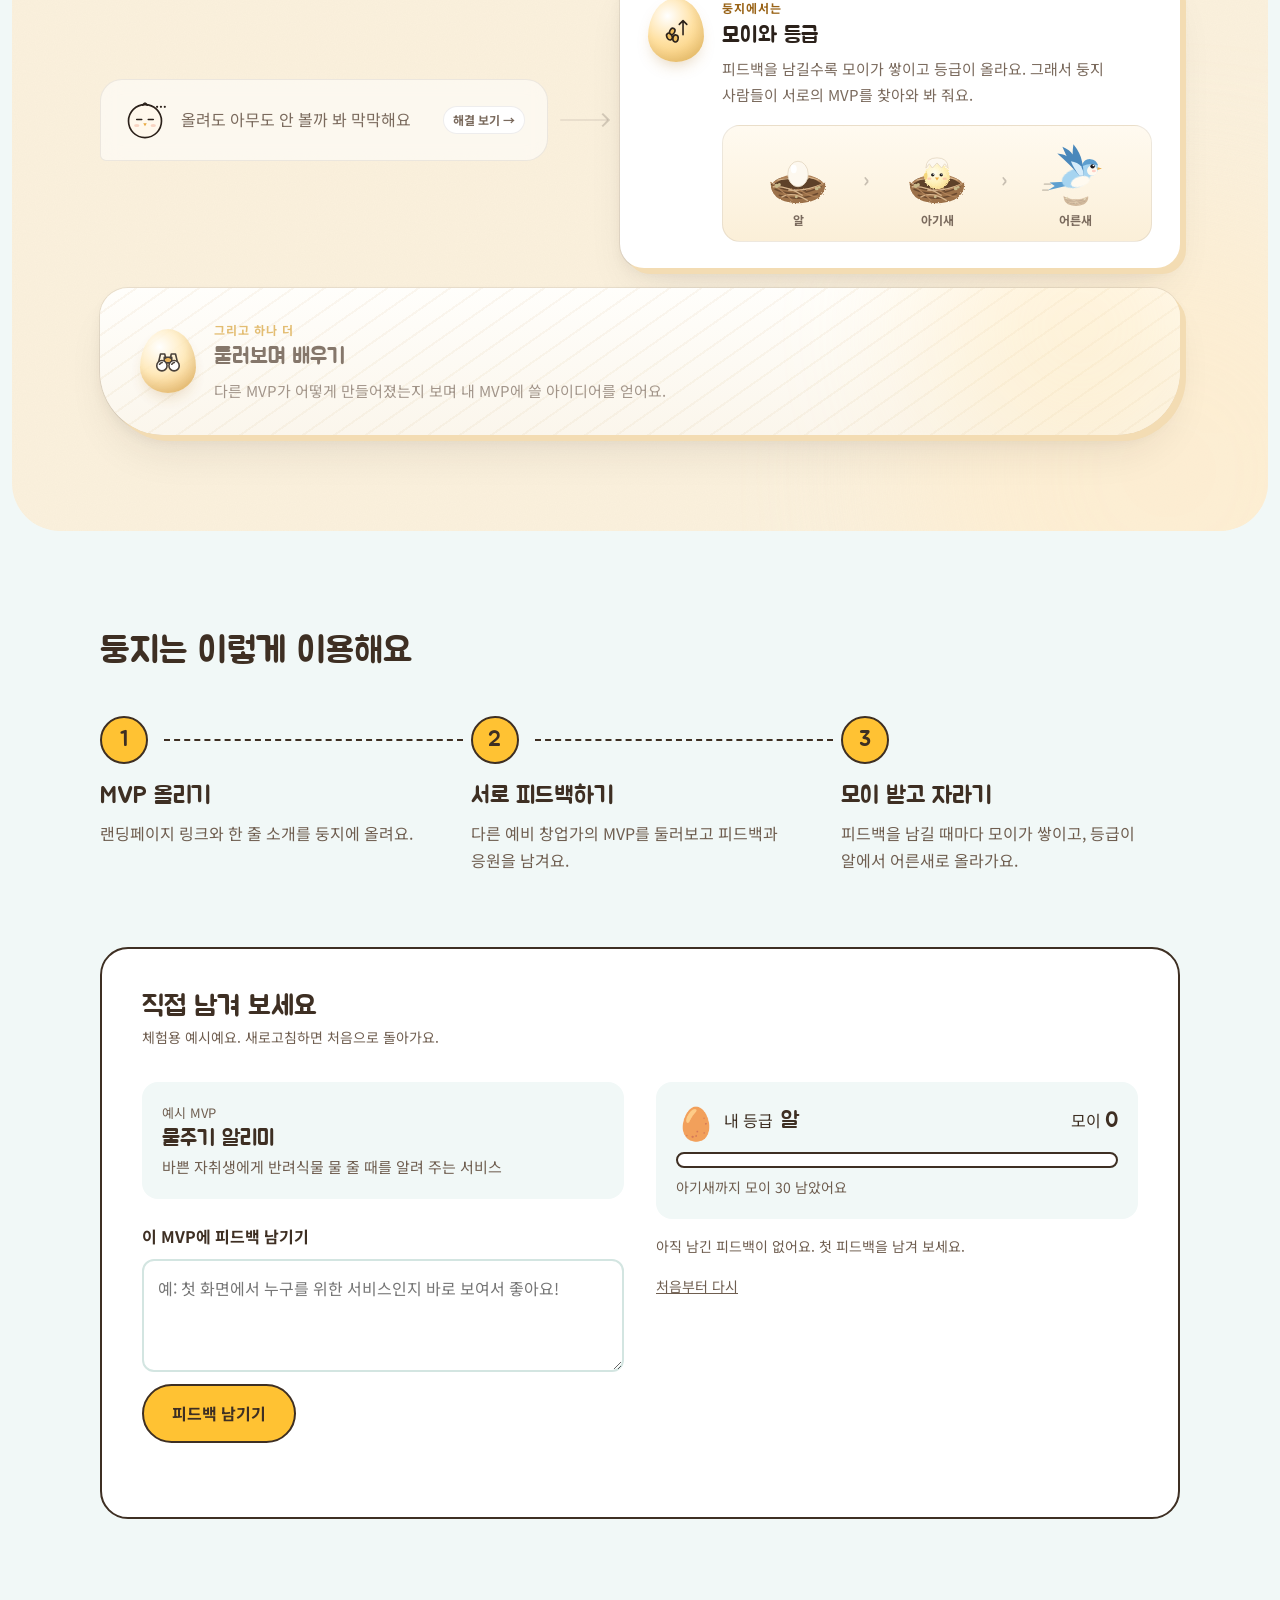
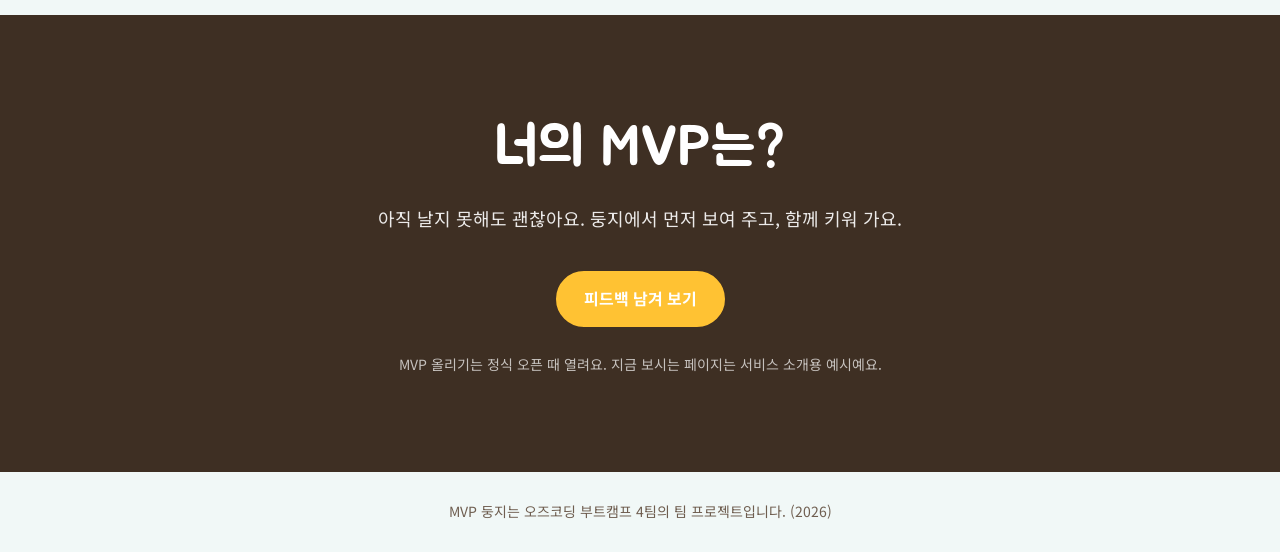
<file: 1.4V/index.html>
<!DOCTYPE html>
<html lang="ko">
<head>
  <meta charset="UTF-8">
  <meta name="viewport" content="width=device-width, initial-scale=1.0">
  <title>MVP 둥지 | 예비 창업가의 MVP 피드백 커뮤니티</title>
  <meta name="description" content="실제 제품을 만들기 전, 예비 창업가끼리 MVP를 보여 주고 피드백을 주고받는 커뮤니티">

  <!-- 글꼴: 제목은 Jua, 본문은 Noto Sans KR (Google Fonts) -->
  <link rel="preconnect" href="https://fonts.googleapis.com">
  <link rel="preconnect" href="https://fonts.gstatic.com" crossorigin>
  <link href="https://fonts.googleapis.com/css2?family=Jua&family=Noto+Sans+KR:wght@400;500;700&display=swap" rel="stylesheet">

  <link rel="stylesheet" href="style.css">
</head>
<body>
  <!--
    MVP 둥지 예시 페이지 (11/3)
    - 팀장이 먼저 만든 틀입니다. 섹션 담당자는 자기 섹션 블록만 고쳐서 보내 주세요.
    - CSS는 class로, JS는 id로 요소를 찾습니다.
      class 이름은 담당자가 바꿔도 되지만, id 이름은 바꾸기 전에 팀장에게 먼저 말해 주세요.
  -->

  <!-- ===== 머리말 | 담당: 김민석(팀장) ===== -->
  <header class="site-header">
    <a href="#hero" class="site-logo">MVP 둥지</a>
    <div class="site-header-right">
      <nav class="site-nav">
        <a href="#problem">둥지가 필요한 이유</a>
        <a href="#how">이용 방법</a>
        <a href="#cta">함께하기</a>
      </nav>
      <!-- 메뉴 옆 행동 버튼: 휴대폰에서 메뉴가 숨어도 이 버튼은 남음 -->
      <a href="#demo" class="btn btn-primary site-cta">피드백 남겨 보기</a>
    </div>
  </header>

  <main>
    <!-- ===== 섹션 1. 첫 화면 | 담당: 백종현 ===== -->
    <section id="hero" class="hero">
      <div class="section-inner hero-inner">
        <div class="hero-text">
          <h1 class="hero-title">나 같은 예비창업자는<br>어디서 검증받지?</h1>
          <p class="hero-desc">
            MVP 둥지는 아직 날지 못하는 서비스들이 안전하게 보호받고,
            서로 도우며 함께 키워 가는 아늑한 커뮤니티예요.
          </p>
          <p class="hero-note">
            <strong>MVP</strong>(Minimum Viable Product)는 핵심만 담아 먼저 보여 주는 최소 기능 제품이에요.
            둥지에는 실제 제품을 만들기 전, 랜딩페이지 단계의 MVP를 올려요.
          </p>
          <div class="hero-buttons">
            <a href="#demo" class="btn btn-primary">피드백 남겨 보기</a>
            <a href="#problem" class="btn btn-ghost">둥지가 필요한 이유</a>
          </div>
        </div>

        <!-- 오른쪽 그림: 알 모양 안에 피드백이 오가는 장면 (꾸밈용) -->
        <div class="hero-preview" aria-hidden="true">
          <div class="hero-preview-card">
            <p class="hero-preview-name">물주기 알리미</p>
            <p class="hero-preview-desc">자취생의 반려식물 물주기 알림</p>
          </div>
          <p class="hero-preview-bubble">첫 화면에서 누구를 위한 서비스인지 바로 보여요!</p>
          <p class="hero-preview-reward">🐣 모이 +10</p>
        </div>
      </div>
    </section>

    <!-- ===== 섹션 2. 문제·해결 (주요 기능) | 담당: 김승주 ===== -->
    <section id="problem" class="problem">
      <!--
        배경 꾸밈: 스크롤할수록 아침 → 낮 → 하늘로 바뀌는 "날아오르는" 연출
        - 바탕색은 script.js 섹션 2 블록이 스크롤 위치(--problem-progress)를 넘겨 주면 CSS가 섞어서 칠함
        - 해(.problem-glow--sun)는 점점 옅어지고, 아래쪽 빛(.problem-glow--sky)은 하늘색으로, 끝에서 구름이 나타남
      -->
      <span class="problem-glow problem-glow--sun" aria-hidden="true"></span>
      <span class="problem-glow problem-glow--sky" aria-hidden="true"></span>
      <!--
        구름 (SVG): 동글동글한 덩어리를 노이즈 필터로 흐트러뜨려 몽글몽글한 가장자리를 만들고,
        위는 하얗고 아래는 푸르스름하게 그라데이션을 줘서 입체감을 냄
      -->
      <svg class="problem-cloud problem-cloud--1" viewBox="0 0 220 120" aria-hidden="true" focusable="false">
        <defs>
          <filter id="problemCloudFluff" x="-20%" y="-40%" width="140%" height="180%">
            <feTurbulence type="fractalNoise" baseFrequency="0.035" numOctaves="4" seed="3" result="noise"/>
            <feDisplacementMap in="SourceGraphic" in2="noise" scale="16" xChannelSelector="R" yChannelSelector="G"/>
            <feGaussianBlur stdDeviation="1.4"/>
          </filter>
          <linearGradient id="problemCloudShade" gradientUnits="userSpaceOnUse" x1="0" y1="18" x2="0" y2="104">
            <stop offset="0" stop-color="#ffffff"/>
            <stop offset="0.55" stop-color="#fbfdff"/>
            <stop offset="1" stop-color="#d3e3f0"/>
          </linearGradient>
        </defs>
        <g filter="url(#problemCloudFluff)" fill="url(#problemCloudShade)">
          <ellipse cx="112" cy="86" rx="88" ry="18"/>
          <circle cx="58" cy="72" r="28"/>
          <circle cx="96" cy="54" r="38"/>
          <circle cx="142" cy="60" r="32"/>
          <circle cx="176" cy="76" r="22"/>
          <circle cx="36" cy="84" r="16"/>
        </g>
      </svg>
      <svg class="problem-cloud problem-cloud--2" viewBox="0 0 220 120" aria-hidden="true" focusable="false">
        <g filter="url(#problemCloudFluff)" fill="url(#problemCloudShade)">
          <ellipse cx="112" cy="86" rx="88" ry="18"/>
          <circle cx="58" cy="72" r="28"/>
          <circle cx="96" cy="54" r="38"/>
          <circle cx="142" cy="60" r="32"/>
          <circle cx="176" cy="76" r="22"/>
          <circle cx="36" cy="84" r="16"/>
        </g>
      </svg>

      <div class="section-inner">
        <!-- 머리글: 작은 라벨 + 공감 질문 + 한 줄 안내 -->
        <div class="problem-head">
          <!-- 떠다니는 피드백 말풍선: 제목 양옆에서 천천히 떠올랐다 사라짐 (꾸밈용, CSS만 사용) -->
          <div class="problem-floats" aria-hidden="true">
            <span class="problem-float problem-float--1">버튼이 잘 보여요 👍</span>
            <span class="problem-float problem-float--2">🐣 모이 +10</span>
            <span class="problem-float problem-float--3">첫 화면이 깔끔해요</span>
            <span class="problem-float problem-float--4">응원해요! 🔥</span>
          </div>
          <p class="problem-eyebrow">예비 창업가의 고민</p>
          <!-- MVP 글자에 형광펜 밑줄 (.problem-mark) -->
          <h2 class="section-title problem-title">열심히 만든 <span class="problem-mark">MVP</span>,<br>어디에 올려야 피드백을 받을까요?</h2>
          <p class="problem-lead">랜딩페이지는 만들었는데, 잘 만든 건지 물어볼 곳이 없죠. 둥지는 바로 이 고민에서 시작했어요.</p>
        </div>

        <!--
          고민 → 해결 짝 목록
          - 한 줄(li)에 [고민 말풍선] → [화살표] → [둥지의 해결 카드]가 나란히 놓임
          - 말풍선에 마우스를 올리거나 누르면 화살표가 채워지고 해결 카드가 빛남 (script.js 섹션 2 블록)
          - 휴대폰에서는 위에서 아래로 쌓이고 화살표가 아래를 가리킴
          - 스크롤하면 한 줄씩 떠오름 (지원하는 브라우저에서만, JS 없이 CSS로)
        -->
        <ul class="problem-pairs">
          <li class="problem-pair" data-problem-pair>
            <!-- 고민 말풍선 (버튼): 누르면 옆의 해결 카드가 빛나며 화살표가 이어짐 -->
            <button type="button" class="problem-pain" data-problem-link>
              <!-- 말하는 사람: 걱정하는 얼굴: 처진 눈썹 + 땀방울 (직접 그린 SVG) -->
              <span class="problem-pain-avatar" aria-hidden="true">
                <svg viewBox="0 0 40 40"><circle class="problem-face-head" cx="20" cy="21" r="15"/><path class="problem-face-line" d="M18 6.5 Q20 2.5 22 6.5"/><ellipse class="problem-face-blush" cx="12.5" cy="25" rx="2.4" ry="1.4"/><ellipse class="problem-face-blush" cx="27.5" cy="25" rx="2.4" ry="1.4"/><path class="problem-face-beak" d="M18.4 23 L21.6 23 L20 25.6 Z"/><circle class="problem-face-eye" cx="15" cy="19.5" r="1.6"/><circle class="problem-face-eye" cx="25" cy="19.5" r="1.6"/><path class="problem-face-line" d="M12.5 17 L16.5 15.2 M27.5 17 L23.5 15.2"/><path class="problem-face-drop" d="M32 9 Q34.5 12.5 32 14 Q29.5 12.5 32 9 Z"/></svg>
              </span>
              <span class="problem-pain-text">열심히 만든 MVP를 어디에 올려야 할지 모르겠어요</span>
              <span class="problem-pain-hint" aria-hidden="true">해결 보기</span>
            </button>
            <span class="problem-arrow" aria-hidden="true"></span>
            <article class="problem-feature" data-problem-tilt>
              <!-- 아이콘: 둥지에 알 올리기 (직접 그린 라인 아이콘) -->
              <span class="problem-feature-icon" aria-hidden="true">
                <svg class="problem-ico" viewBox="0 0 32 32"><path class="problem-ico-fill" d="M5 18 Q6 27 16 27 Q26 27 27 18 Z"/><path d="M5 18 Q6 27 16 27 Q26 27 27 18 Z M8.5 21.5 Q16 24.5 23.5 21.5"/><ellipse class="problem-ico-white" cx="16" cy="14" rx="4.6" ry="5.6"/><path d="M16 1.5 V6 M13.6 3.9 L16 1.5 L18.4 3.9"/></svg>
              </span>
              <div class="problem-feature-body">
                <p class="problem-feature-tag">둥지에서는</p>
                <h3 class="problem-feature-name">부담 없이 올리기</h3>
                <p class="problem-feature-desc">완성된 제품이 아니어도 괜찮아요. 랜딩페이지 단계에서 먼저 보여 줘요.</p>
              </div>
            </article>
          </li>

          <li class="problem-pair" data-problem-pair>
            <!-- 고민 말풍선 (버튼): 누르면 옆의 해결 카드가 빛나며 화살표가 이어짐 -->
            <button type="button" class="problem-pain" data-problem-link>
              <!-- 말하는 사람: 고민하는 얼굴: 위를 보는 눈 + 물음표 (직접 그린 SVG) -->
              <span class="problem-pain-avatar" aria-hidden="true">
                <svg viewBox="0 0 40 40"><circle class="problem-face-head" cx="20" cy="21" r="15"/><path class="problem-face-line" d="M18 6.5 Q20 2.5 22 6.5"/><ellipse class="problem-face-blush" cx="12.5" cy="25" rx="2.4" ry="1.4"/><ellipse class="problem-face-blush" cx="27.5" cy="25" rx="2.4" ry="1.4"/><path class="problem-face-beak" d="M18.4 23 L21.6 23 L20 25.6 Z"/><circle class="problem-face-eye" cx="15.5" cy="18" r="1.6"/><circle class="problem-face-eye" cx="25.5" cy="18" r="1.6"/><path class="problem-face-line" d="M31 6.5 Q31 3.5 34 3.5 Q37 3.5 37 6.5 Q37 8.5 34 9.5 V11 M34 13.6 V13.8"/></svg>
              </span>
              <span class="problem-pain-text">지인 말고는 솔직하게 봐 줄 사람이 없어요</span>
              <span class="problem-pain-hint" aria-hidden="true">해결 보기</span>
            </button>
            <span class="problem-arrow" aria-hidden="true"></span>
            <article class="problem-feature" data-problem-tilt>
              <!-- 아이콘: 주고받는 말풍선 (직접 그린 라인 아이콘) -->
              <span class="problem-feature-icon" aria-hidden="true">
                <svg class="problem-ico" viewBox="0 0 32 32"><path class="problem-ico-fill" d="M20 12 H26.5 A2.5 2.5 0 0 1 29 14.5 V19.5 A2.5 2.5 0 0 1 26.5 22 H26 V25 L22.5 22 H20"/><path class="problem-ico-white" d="M6 6 H19 A3 3 0 0 1 22 9 V15 A3 3 0 0 1 19 18 H11 L7 21.5 V18 H6 A3 3 0 0 1 3 15 V9 A3 3 0 0 1 6 6 Z"/><circle class="problem-ico-dot" cx="8.5" cy="12" r="1.1"/><circle class="problem-ico-dot" cx="12.5" cy="12" r="1.1"/><circle class="problem-ico-dot" cx="16.5" cy="12" r="1.1"/></svg>
              </span>
              <div class="problem-feature-body">
                <p class="problem-feature-tag">둥지에서는</p>
                <h3 class="problem-feature-name">솔직한 피드백</h3>
                <p class="problem-feature-desc">같은 고민을 하는 예비 창업가가 지인보다 솔직하게 봐 줘요.</p>
              </div>
            </article>
          </li>

          <li class="problem-pair" data-problem-pair>
            <!-- 고민 말풍선 (버튼): 누르면 옆의 해결 카드가 빛나며 화살표가 이어짐 -->
            <button type="button" class="problem-pain" data-problem-link>
              <!-- 말하는 사람: 막막한 얼굴: 일자 눈 + 말줄임표 (직접 그린 SVG) -->
              <span class="problem-pain-avatar" aria-hidden="true">
                <svg viewBox="0 0 40 40"><circle class="problem-face-head" cx="20" cy="21" r="15"/><path class="problem-face-line" d="M18 6.5 Q20 2.5 22 6.5"/><ellipse class="problem-face-blush" cx="12.5" cy="25" rx="2.4" ry="1.4"/><ellipse class="problem-face-blush" cx="27.5" cy="25" rx="2.4" ry="1.4"/><path class="problem-face-beak" d="M18.4 23 L21.6 23 L20 25.6 Z"/><path class="problem-face-line" d="M12.5 19.5 H17 M23 19.5 H27.5"/><circle class="problem-face-eye" cx="31" cy="8" r="1"/><circle class="problem-face-eye" cx="34.5" cy="8" r="1"/><circle class="problem-face-eye" cx="38" cy="8" r="1"/></svg>
              </span>
              <span class="problem-pain-text">올려도 아무도 안 볼까 봐 막막해요</span>
              <span class="problem-pain-hint" aria-hidden="true">해결 보기</span>
            </button>
            <span class="problem-arrow" aria-hidden="true"></span>
            <article class="problem-feature" data-problem-tilt>
              <!-- 아이콘: 모이(씨앗)가 쌓이고 등급이 오름 (직접 그린 라인 아이콘) -->
              <span class="problem-feature-icon" aria-hidden="true">
                <svg class="problem-ico" viewBox="0 0 32 32"><ellipse class="problem-ico-fill" cx="9" cy="23" rx="2.8" ry="3.8" transform="rotate(-25 9 23)"/><ellipse class="problem-ico-fill" cx="15.5" cy="25" rx="2.8" ry="3.8" transform="rotate(10 15.5 25)"/><ellipse class="problem-ico-fill" cx="12" cy="17.5" rx="2.6" ry="3.5" transform="rotate(30 12 17.5)"/><path d="M23.5 21 V6 M19.5 10 L23.5 6 L27.5 10"/></svg>
              </span>
              <div class="problem-feature-body">
                <p class="problem-feature-tag">둥지에서는</p>
                <h3 class="problem-feature-name">모이와 등급</h3>
                <p class="problem-feature-desc">피드백을 남길수록 모이가 쌓이고 등급이 올라요. 그래서 둥지 사람들이 서로의 MVP를 찾아와 봐 줘요.</p>

                <!--
                  등급 성장 그림: 진짜 둥지 속 알 → 껍질 쓴 아기새 → 날아가는 하늘빛 어른새
                  - SVG로 직접 그림. 색은 style.css 섹션 2의 "등급 그림 색"에서 바꿈
                  - 털 느낌: 몸통 가장자리를 #problemFluff 필터로 보송보송하게 흐트러뜨림
                  - 카드에 마우스를 올리면 차례로 통통 튀고, 어른새는 날개를 위아래로 접었다 폄
                -->
                <!-- 그림 재료 모음 (화면에는 안 보임): 털 필터, 몸 색 그라데이션, 둥지 뒤쪽·앞쪽 -->
                <svg class="problem-svg-defs" width="0" height="0" aria-hidden="true" focusable="false">
                  <defs>
                    <!-- 털 필터: 노이즈로 가장자리를 살짝 흔들어 보송한 털처럼 -->
                    <filter id="problemFluff" x="-20%" y="-20%" width="140%" height="140%">
                      <feTurbulence type="fractalNoise" baseFrequency="1.1" numOctaves="2" seed="4" result="noise"/>
                      <feDisplacementMap in="SourceGraphic" in2="noise" scale="4" xChannelSelector="R" yChannelSelector="G"/>
                    </filter>
                    <!-- 약한 털 필터: 어른새용 (아기새보다 덜 보송하게) -->
                    <filter id="problemFluffSoft" x="-20%" y="-20%" width="140%" height="140%">
                      <feTurbulence type="fractalNoise" baseFrequency="1.2" numOctaves="2" seed="9" result="noise"/>
                      <feDisplacementMap in="SourceGraphic" in2="noise" scale="1.8" xChannelSelector="R" yChannelSelector="G"/>
                    </filter>
                    <!-- 둥지 가장자리를 거칠게 -->
                    <filter id="problemRough" x="-10%" y="-10%" width="120%" height="120%">
                      <feTurbulence type="fractalNoise" baseFrequency="0.6" numOctaves="2" seed="7" result="noise"/>
                      <feDisplacementMap in="SourceGraphic" in2="noise" scale="3"/>
                    </filter>
                    <!-- 아기새 몸 색: 가운데는 밝고 가장자리로 갈수록 살짝 진해져 동그란 입체감 -->
                    <radialGradient id="problemYellowFur" cx="0.4" cy="0.35" r="0.75">
                      <stop offset="0" stop-color="#fffdf0"/>
                      <stop offset="0.55" stop-color="#fff1b8"/>
                      <stop offset="1" stop-color="#f9dc8a"/>
                    </radialGradient>

                    <!-- 둥지 뒤쪽: 움푹한 안쪽 그늘 + 뒤 테두리 가지 (새보다 먼저 그림) -->
                    <symbol id="problemNestBack" viewBox="0 0 80 80">
                      <ellipse cx="40" cy="50" rx="28" ry="8" style="fill: var(--problem-svg-nest-dark)"/>
                      <path d="M12 50 Q26 41 40 42 Q56 41 68 50" style="fill: none; stroke: var(--problem-svg-twig-mid); stroke-width: 2.4; stroke-linecap: round"/>
                      <path d="M16 47 Q34 44 52 45 M30 43 Q48 41 64 47" style="fill: none; stroke: var(--problem-svg-twig-light); stroke-width: 1.3; stroke-linecap: round"/>
                    </symbol>

                    <!-- 둥지 앞쪽: 엮인 나뭇가지 덩어리 + 이끼 (새보다 나중에 그림) -->
                    <symbol id="problemNestFront" viewBox="0 0 80 80">
                      <path filter="url(#problemRough)" d="M8 50 Q7 63 19 70 Q40 79 61 70 Q73 63 72 50 Q57 58 40 58 Q23 58 8 50 Z" style="fill: var(--problem-svg-nest)"/>
                      <!-- 엮인 가지들 (서로 엇갈리게) -->
                      <g style="fill: none; stroke-linecap: round">
                        <path d="M9 52 Q30 63 57 58 M13 58 Q37 69 67 55 M18 65 Q40 73 63 63" style="stroke: var(--problem-svg-twig-dark); stroke-width: 1.8"/>
                        <path d="M11 55 Q28 54 45 65 M29 59 Q47 61 69 52 M21 67 Q34 60 51 71" style="stroke: var(--problem-svg-twig-light); stroke-width: 1.5"/>
                        <path d="M8 50 Q23 61 33 71 M40 58 Q55 67 63 67 M50 59 Q60 58 70 51" style="stroke: var(--problem-svg-twig-mid); stroke-width: 1.4"/>
                      </g>
                      <!-- 이끼 몇 덩이 -->
                      <g style="fill: var(--problem-svg-moss)">
                        <circle cx="15" cy="54" r="2.4"/><circle cx="18" cy="52.5" r="1.8"/>
                        <circle cx="62" cy="57" r="2.2"/><circle cx="65" cy="55.5" r="1.6"/>
                        <circle cx="38" cy="67" r="1.6"/>
                      </g>
                    </symbol>
                  </defs>
                </svg>

                <ol class="problem-grow" aria-label="등급이 자라는 단계">
                  <li class="problem-grow-step">
                    <svg viewBox="0 0 80 80" aria-hidden="true">
                      <use href="#problemNestBack"/>
                      <ellipse class="problem-svg-egg" cx="40" cy="40" rx="12" ry="15"/>
                      <ellipse class="problem-svg-shine" cx="35" cy="34" rx="3.5" ry="5"/>
                      <use href="#problemNestFront"/>
                    </svg>
                    <span class="problem-grow-name">알</span>
                  </li>
                  <li class="problem-grow-step">
                    <svg viewBox="0 0 80 80" aria-hidden="true">
                      <use href="#problemNestBack"/>
                      <!-- 보송한 노란 몸 -->
                      <circle cx="40" cy="43" r="15" fill="url(#problemYellowFur)" filter="url(#problemFluff)"/>
                      <path class="problem-svg-chick-wing" d="M27 47 Q21 41 28 38 Q30 44 27 47 Z" filter="url(#problemFluff)"/>
                      <circle class="problem-svg-eye" cx="35" cy="41" r="2"/>
                      <circle class="problem-svg-eye" cx="45" cy="41" r="2"/>
                      <circle class="problem-svg-shine" cx="35.7" cy="40.3" r="0.7"/>
                      <circle class="problem-svg-shine" cx="45.7" cy="40.3" r="0.7"/>
                      <ellipse class="problem-svg-blush" cx="31" cy="45.5" rx="2.4" ry="1.4"/>
                      <ellipse class="problem-svg-blush" cx="49" cy="45.5" rx="2.4" ry="1.4"/>
                      <path class="problem-svg-chick-beak" d="M37.5 44 L42.5 44 L40 47.5 Z"/>
                      <!-- 머리 위에 쓴 알껍데기 -->
                      <path class="problem-svg-egg" d="M27 33 L31 28 L34.5 33 L40 27 L45.5 33 L49 28 L53 33 Q53 21 40 21 Q27 21 27 33 Z"/>
                      <use href="#problemNestFront"/>
                    </svg>
                    <span class="problem-grow-name">아기새</span>
                  </li>
                  <li class="problem-grow-step">
                    <svg viewBox="0 0 80 80" aria-hidden="true">
                      <!-- 떠나온 둥지 (작고 흐릿하게) -->
                      <use href="#problemNestFront" x="22" y="44" width="36" height="36" opacity="0.45"/>
                      <path class="problem-svg-motion" d="M3 52 H10 M1 59 H7"/>
                      <!-- 어른새 (하늘빛): 먼 날개 → 갈라진 꼬리 → 몸·배 → 머리·머리 깃 → 얼굴 → 가까운 날개 순서로 겹침 -->
                      <path class="problem-svg-adult-covert problem-grow-wing" d="M43 41 Q38 27 40 12 Q43 19 46 20 Q46 29 49 39 Z"/>
                      <path class="problem-svg-adult-dark" d="M27 49 L9 50 L15 54 L7 59 L28 54 Z"/>
                      <ellipse class="problem-svg-adult-body" cx="40" cy="45" rx="17" ry="11" transform="rotate(-18 40 45)" filter="url(#problemFluffSoft)"/>
                      <ellipse class="problem-svg-adult-cream" cx="45" cy="49" rx="11.5" ry="6" transform="rotate(-18 45 49)" filter="url(#problemFluffSoft)"/>
                      <circle class="problem-svg-adult-body" cx="56" cy="33" r="10" filter="url(#problemFluffSoft)"/>
                      <path class="problem-svg-adult-dark" d="M47 31 Q49 22 57 22.5 Q64 23 66 30 Q58 26 47 31 Z"/>
                      <circle class="problem-svg-adult-cream" cx="59" cy="36" r="6"/>
                      <circle class="problem-svg-eye" cx="59.5" cy="31" r="2.6"/>
                      <circle class="problem-svg-shine" cx="60.4" cy="30.1" r="0.9"/>
                      <ellipse class="problem-svg-blush" cx="61" cy="36.5" rx="2.4" ry="1.4"/>
                      <path class="problem-svg-adult-beak" d="M65.3 32 L70.5 33.6 L65.3 35.4 Z"/>
                      <!-- 가까운 날개: 긴 깃(진한 하늘) 위에 덮깃(연한 하늘) 겹침 -->
                      <g class="problem-grow-wing">
                        <path class="problem-svg-adult-primary" d="M44 42 Q34 30 18 16 Q26 17 29 19 Q26 13 24 8 Q33 12 36 17 Q36 11 37 5 Q45 15 47 25 Q49 33 49 42 Z"/>
                        <path class="problem-svg-adult-covert" d="M44 42 Q37 33 34 25 Q42 26 46 31 Q49 36 49 42 Z"/>
                      </g>
                    </svg>
                    <span class="problem-grow-name">어른새</span>
                  </li>
                </ol>
              </div>
            </article>
          </li>
        </ul>

        <!-- 덤 카드: 고민과 짝이 없는 네 번째 기능을 밝은 크림색 넓은 카드로 -->
        <article class="problem-bonus" data-problem-tilt>
          <!-- 아이콘: 쌍안경으로 둘러보기 (직접 그린 라인 아이콘) -->
              <span class="problem-feature-icon" aria-hidden="true">
                <svg class="problem-ico" viewBox="0 0 32 32"><path class="problem-ico-fill" d="M12 12 H20 V18 H12 Z"/><path d="M6 17 L8 8.5 H12.5 L13.5 13 M26 17 L24 8.5 H19.5 L18.5 13"/><circle class="problem-ico-white" cx="9.5" cy="21" r="5.5"/><circle class="problem-ico-white" cx="22.5" cy="21" r="5.5"/><path d="M7 19.5 Q8 17.8 9.8 17.6 M20 19.5 Q21 17.8 22.8 17.6"/></svg>
              </span>
          <div class="problem-feature-body">
            <p class="problem-feature-tag">그리고 하나 더</p>
            <h3 class="problem-feature-name">둘러보며 배우기</h3>
            <p class="problem-feature-desc">다른 MVP가 어떻게 만들어졌는지 보며 내 MVP에 쓸 아이디어를 얻어요.</p>
          </div>
        </article>
      </div>
    </section>

    <!-- ===== 섹션 3. 사용 방법·예시 | 담당: 노화성 ===== -->
    <section id="how" class="how">
      <div class="section-inner">
        <h2 class="section-title">둥지는 이렇게 이용해요</h2>

        <ol class="how-steps">
          <li class="how-step">
            <span class="how-step-num">1</span>
            <h3 class="how-step-title">MVP 올리기</h3>
            <p class="how-step-desc">랜딩페이지 링크와 한 줄 소개를 둥지에 올려요.</p>
          </li>
          <li class="how-step">
            <span class="how-step-num">2</span>
            <h3 class="how-step-title">서로 피드백하기</h3>
            <p class="how-step-desc">다른 예비 창업가의 MVP를 둘러보고 피드백과 응원을 남겨요.</p>
          </li>
          <li class="how-step">
            <span class="how-step-num">3</span>
            <h3 class="how-step-title">모이 받고 자라기</h3>
            <p class="how-step-desc">피드백을 남길 때마다 모이가 쌓이고, 등급이 알에서 어른새로 올라가요.</p>
          </li>
        </ol>

        <!-- 체험용 예시: script.js가 이 안의 id들을 찾아서 움직입니다 -->
        <div id="demo" class="how-demo">
          <div class="how-demo-head">
            <h3 class="how-demo-title">직접 남겨 보세요</h3>
            <p class="how-demo-note">체험용 예시예요. 새로고침하면 처음으로 돌아가요.</p>
          </div>

          <div class="how-demo-left">
            <article class="how-mvp-card">
              <p class="how-mvp-tag">예시 MVP</p>
              <h4 class="how-mvp-title">물주기 알리미</h4>
              <p class="how-mvp-desc">바쁜 자취생에게 반려식물 물 줄 때를 알려 주는 서비스</p>
            </article>

            <label for="feedbackInput" class="how-form-label">이 MVP에 피드백 남기기</label>
            <textarea id="feedbackInput" class="how-input" rows="3"
              placeholder="예: 첫 화면에서 누구를 위한 서비스인지 바로 보여서 좋아요!"></textarea>
            <button type="button" id="feedbackButton" class="btn btn-primary">피드백 남기기</button>
            <p id="feedbackMessage" class="how-message" aria-live="polite"></p>
          </div>

          <div class="how-demo-right">
            <div class="how-status">
              <div class="how-status-top">
                <p class="how-grade">
                  <span id="gradeIcon" class="how-grade-icon">🥚</span>
                  내 등급 <strong id="gradeName">알</strong>
                </p>
                <p class="how-points">모이 <strong id="pointValue">0</strong></p>
              </div>
              <div class="how-progress">
                <div id="progressBar" class="how-progress-bar"></div>
              </div>
              <p id="nextGrade" class="how-next">아기새까지 모이 30 남았어요</p>
            </div>

            <ul id="feedbackList" class="how-feedback-list"></ul>
            <button type="button" id="resetButton" class="how-reset">처음부터 다시</button>
          </div>
        </div>
      </div>
    </section>

    <!-- ===== 섹션 4. 마지막 안내 | 담당: 곽재영 ===== -->
    <section id="cta" class="cta">
      <div class="section-inner">
        <h2 class="cta-title">너의 MVP는?</h2>
        <p class="cta-desc">아직 날지 못해도 괜찮아요. 둥지에서 먼저 보여 주고, 함께 키워 가요.</p>
        <a href="#demo" class="btn btn-primary">피드백 남겨 보기</a>
        <p class="cta-note">MVP 올리기는 정식 오픈 때 열려요. 지금 보시는 페이지는 서비스 소개용 예시예요.</p>
      </div>
    </section>
  </main>

  <!-- ===== 꼬리말 | 담당: 김민석(팀장) ===== -->
  <footer class="site-footer">
    <p>MVP 둥지는 오즈코딩 부트캠프 4팀의 팀 프로젝트입니다. (2026)</p>
  </footer>

  <!-- HTML을 다 읽은 뒤에 JS가 실행되도록 body 맨 끝에 둡니다 -->
  <script src="script.js"></script>
</body>
</html>
</file>
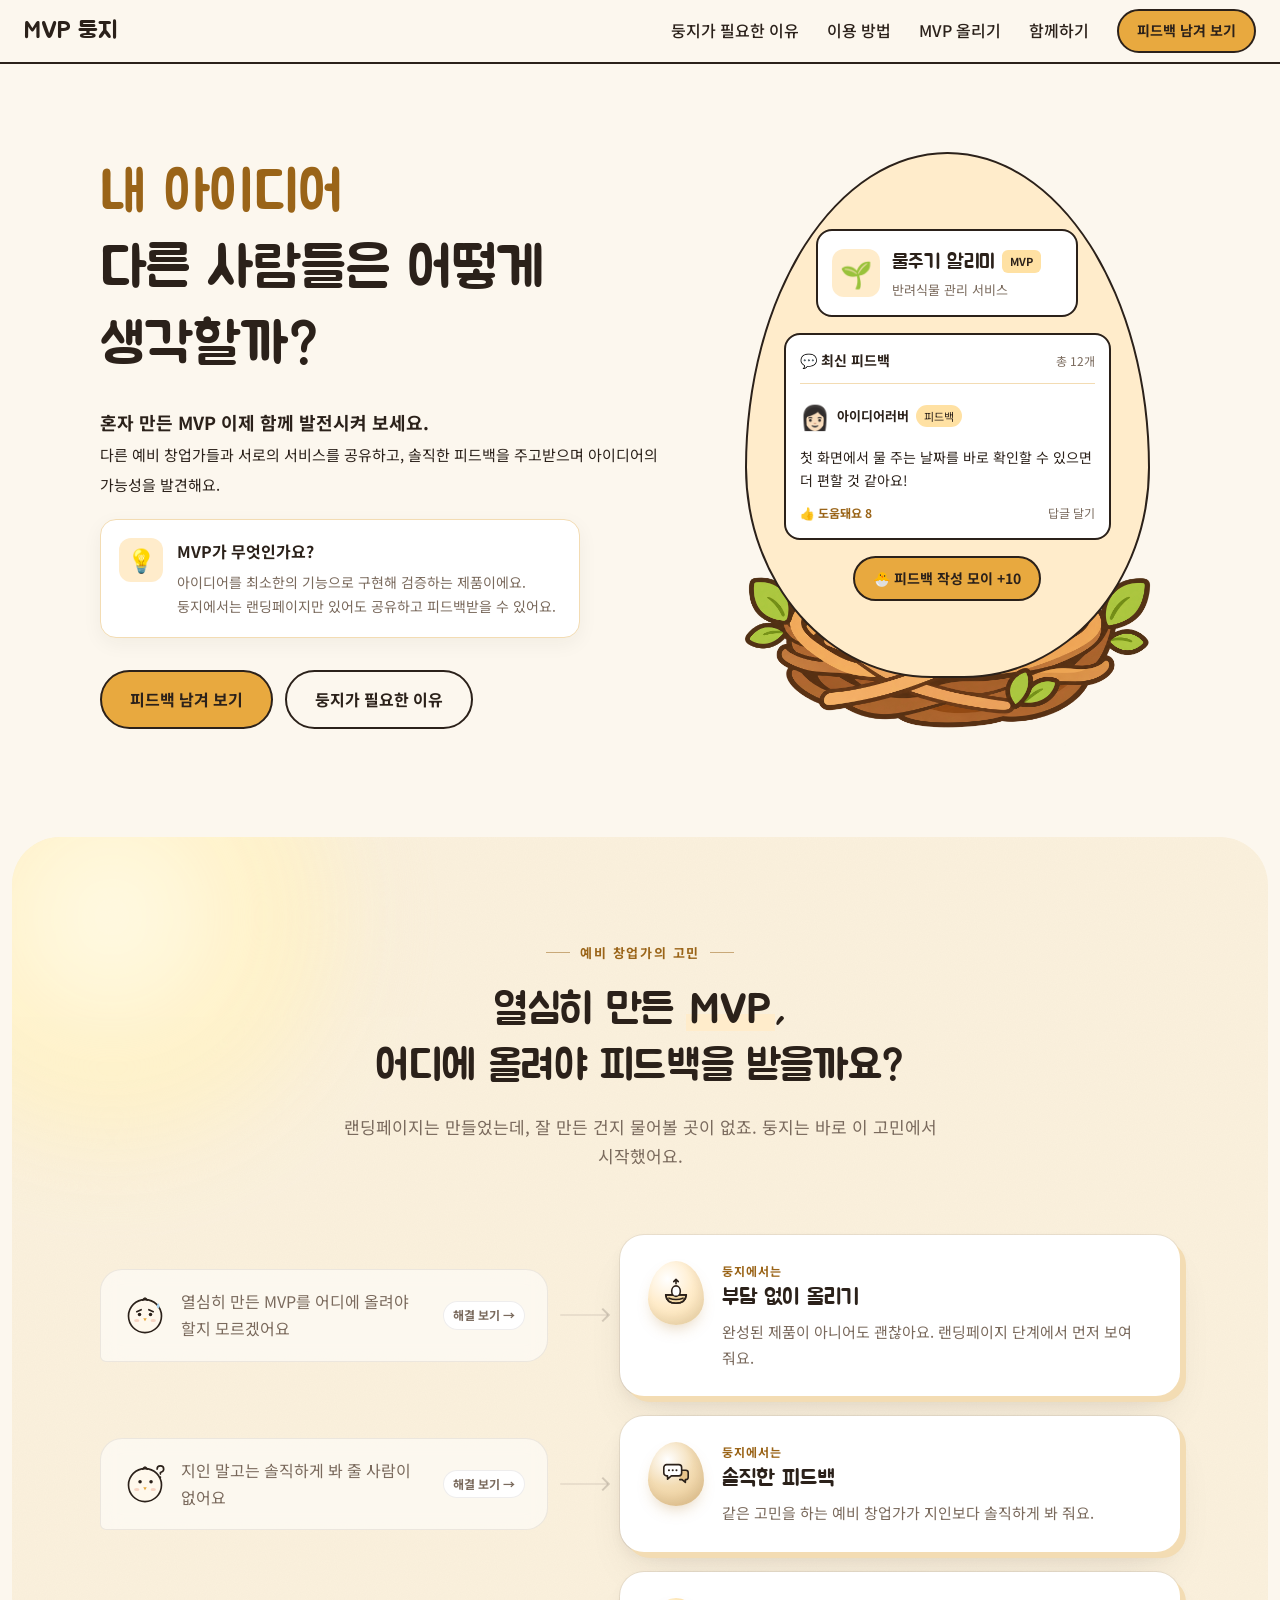
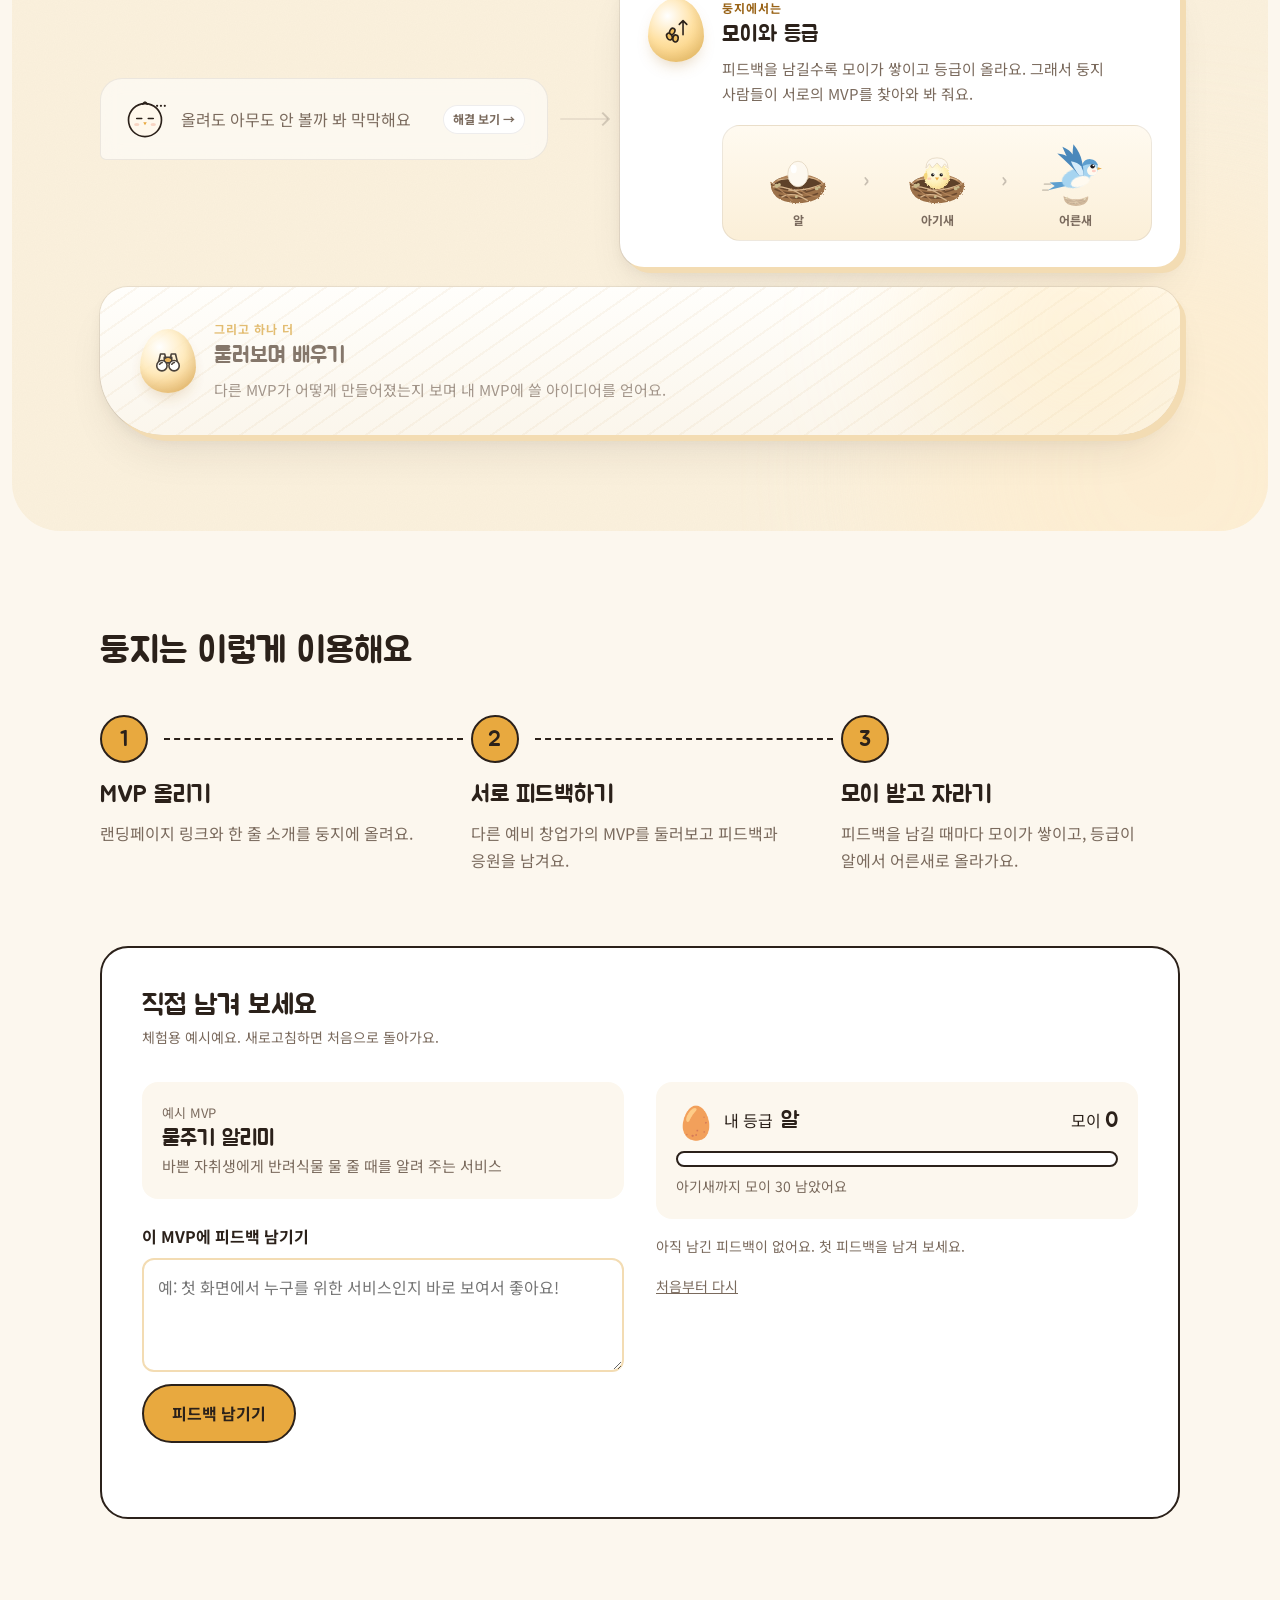
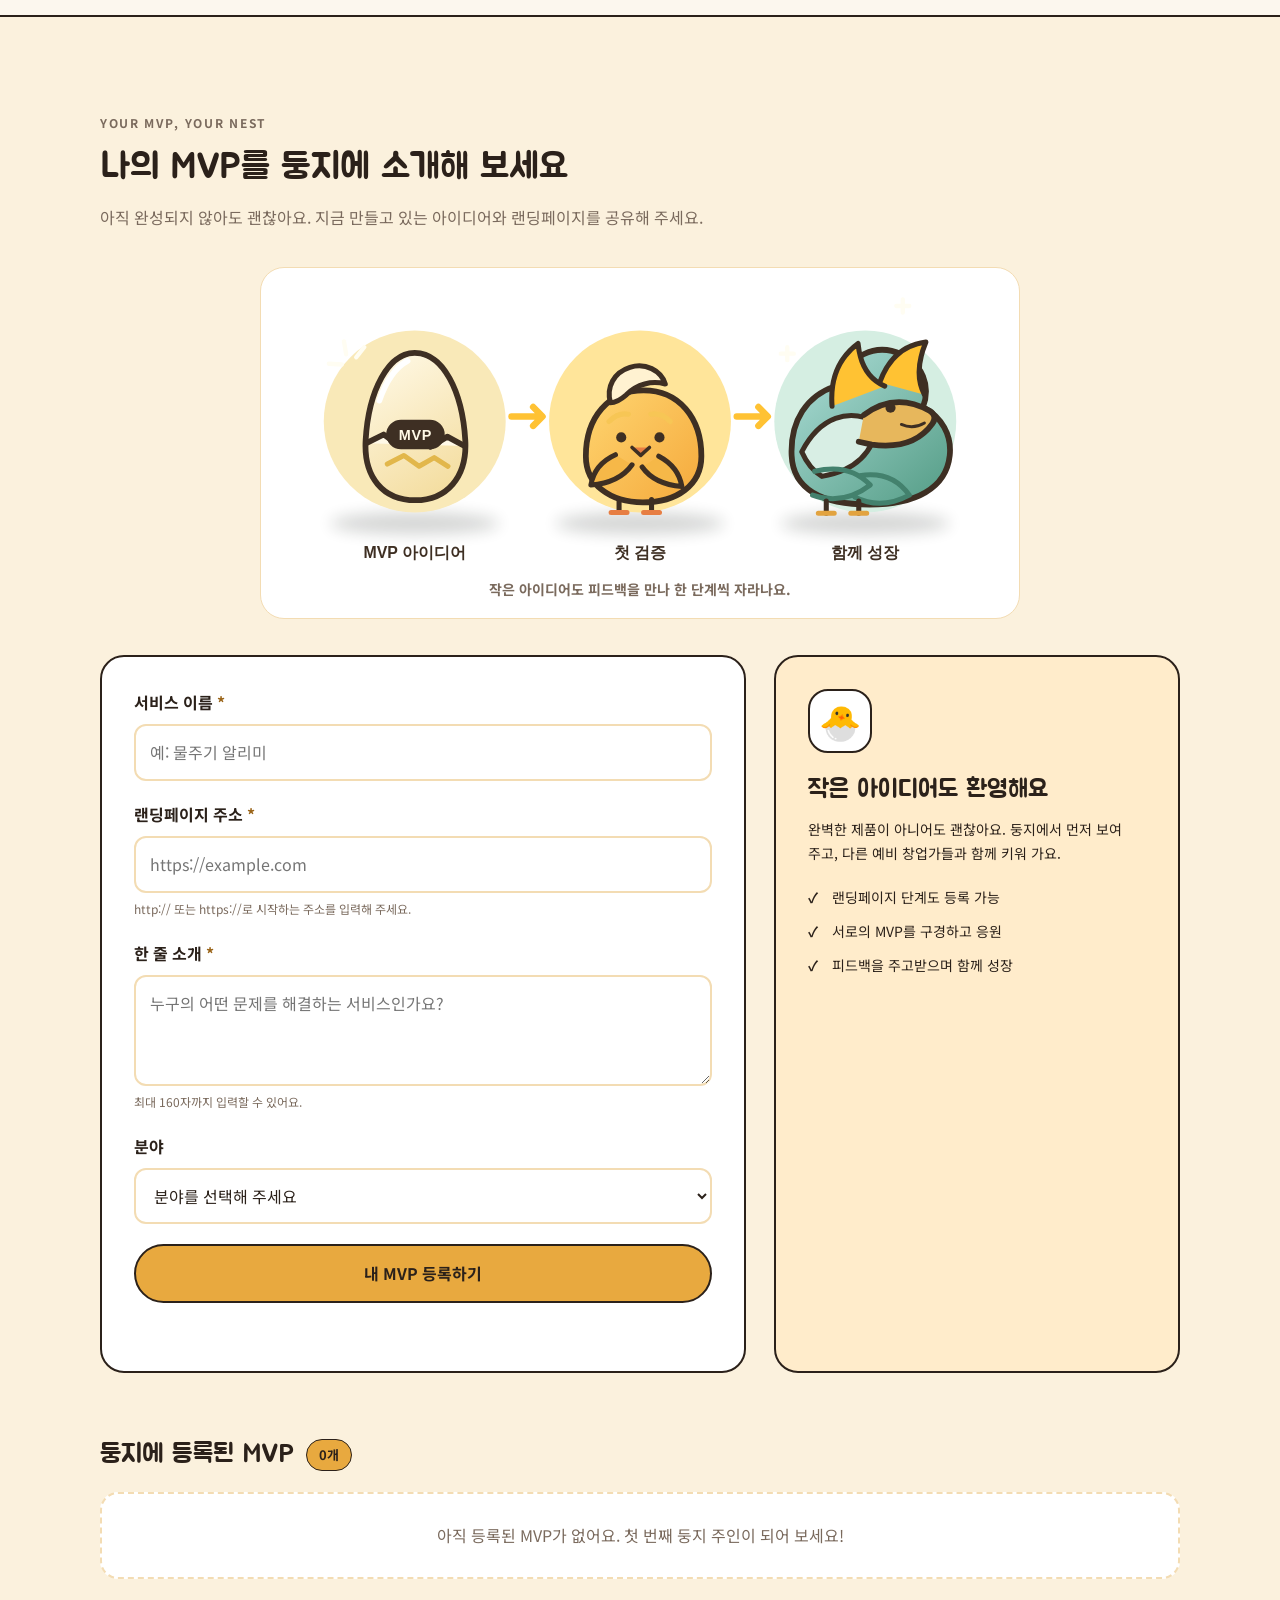
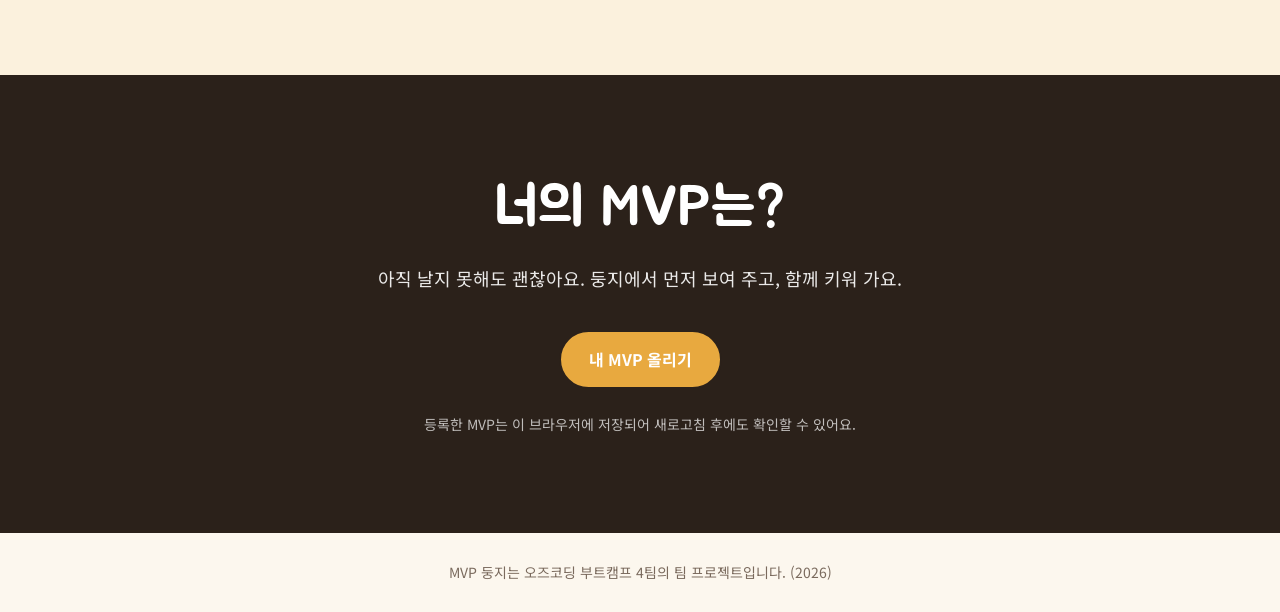
<file: 2.1V/index.html>
<!DOCTYPE html>
<html lang="ko">
<head>
  <meta charset="UTF-8">
  <meta name="viewport" content="width=device-width, initial-scale=1.0">
  <title>MVP 둥지 | 예비 창업가의 MVP 피드백 커뮤니티</title>
  <meta name="description" content="실제 제품을 만들기 전, 예비 창업가끼리 MVP를 보여 주고 피드백을 주고받는 커뮤니티">

  <!-- 글꼴: 제목은 Jua, 본문은 Noto Sans KR (Google Fonts) -->
  <link rel="preconnect" href="https://fonts.googleapis.com">
  <link rel="preconnect" href="https://fonts.gstatic.com" crossorigin>
  <link href="https://fonts.googleapis.com/css2?family=Jua&family=Noto+Sans+KR:wght@400;500;700&display=swap" rel="stylesheet">

  <link rel="stylesheet" href="style.css">
</head>
<body>
  <!--
    MVP 둥지 2.0 (11/4 병합: 섹션 1 백종현 v1.2 · 섹션 2 김승주 v1.4 · 섹션 4 MVP 등록 노화성 v1.3)
    - 팀장이 먼저 만든 틀입니다. 섹션 담당자는 자기 섹션 블록만 고쳐서 보내 주세요.
    - CSS는 class로, JS는 id로 요소를 찾습니다.
      class 이름은 담당자가 바꿔도 되지만, id 이름은 바꾸기 전에 팀장에게 먼저 말해 주세요.
  -->

  <!-- ===== 머리말 | 담당: 김민석(팀장) ===== -->
  <header class="site-header">
    <a href="#hero" class="site-logo">MVP 둥지</a>
    <div class="site-header-right">
      <nav class="site-nav">
        <a href="#problem">둥지가 필요한 이유</a>
        <a href="#how">이용 방법</a>
        <a href="#submit">MVP 올리기</a>
        <a href="#cta">함께하기</a>
      </nav>
      <!-- 메뉴 옆 행동 버튼: 휴대폰에서 메뉴가 숨어도 이 버튼은 남음 -->
      <a href="#demo" class="btn btn-primary site-cta">피드백 남겨 보기</a>
    </div>
  </header>

  <main>
    <!-- ===== 섹션 1. 첫 화면 | 담당: 백종현 ===== -->
    <section id="hero" class="hero">
      <div class="section-inner hero-inner">
        <div class="hero-text">
          <h1 class="hero-title"><span class="hero-title-color">내 아이디어</span><br>다른 사람들은 어떻게 생각할까?</h1>
          <p class="hero-desc">
            <strong>혼자 만든 MVP 이제 함께 발전시켜 보세요.</strong> <br>
            <small>다른 예비 창업가들과 서로의 서비스를 공유하고, 솔직한 피드백을 주고받으며 아이디어의 가능성을 발견해요.</small>
          </p>   
          <div class="hero-note">
            <div class="hero-note-icon">💡</div>

            <div class="hero-note-content">
              <strong>MVP가 무엇인가요?</strong>

              <p>
                아이디어를 최소한의 기능으로 구현해
                검증하는 제품이에요.
                둥지에서는 랜딩페이지만 있어도
                공유하고 피드백받을 수 있어요.
              </p>
            </div>
          </div>
          <div class="hero-buttons">
            <a href="#demo" class="btn btn-primary">피드백 남겨 보기</a>
            <a href="#problem" class="btn btn-ghost">둥지가 필요한 이유</a>
          </div>
        </div>

        <!-- 오른쪽 그림: 알 모양 안에 피드백이 오가는 장면 (꾸밈용) -->
        
        <!-- 오른쪽 알 + 둥지 영역 -->
        <div class="hero-visual" aria-hidden="true">
          <div class="hero-preview">
            <!-- MVP 소개 카드 -->
            <div class="hero-preview-card">
              <div class="hero-mvp-header">
                <span class="hero-mvp-icon">🌱</span>
                <div>
                  <div class="hero-mvp-title-row">
                    <p class="hero-preview-name">물주기 알리미</p>
                    <span class="hero-mvp-badge">MVP</span>
                  </div>
                  <p class="hero-preview-desc">
                    반려식물 관리 서비스
                  </p>
                </div>
              </div>
            </div>
            <!-- 실제 피드백처럼 보이는 예시 카드 -->
            <div class="hero-feedback-card">
              <div class="hero-feedback-heading">
                <strong>💬 최신 피드백</strong>
                <span>총 12개</span>
              </div>
              <div class="hero-feedback-user">
                <span class="hero-avatar">👩🏻</span>
                <strong>아이디어러버</strong>
                <span class="hero-feedback-tag">피드백</span>
              </div>
              <p class="hero-feedback-content">
                첫 화면에서 물 주는 날짜를
                바로 확인할 수 있으면
                더 편할 것 같아요!
              </p>
              <div class="hero-feedback-actions">
                <span>👍 도움돼요 8</span>
                <span>답글 달기</span>
              </div>
            </div>
            <!-- 보상 -->
            <div class="hero-preview-reward">
              🐣 피드백 작성 모이 +10
            </div>
          </div>
          <!-- 알 아래에 둥지를 겹치기 -->
          <img src="nest.png" class="hero-nest" alt="">
        </div>
      </div>
    </section>

    <!-- ===== 섹션 2. 문제·해결 (주요 기능) | 담당: 김승주 ===== -->
    <section id="problem" class="problem">
      <!--
        배경 꾸밈: 스크롤할수록 아침 → 낮 → 하늘로 바뀌는 "날아오르는" 연출
        - 바탕색은 script.js 섹션 2 블록이 스크롤 위치(--problem-progress)를 넘겨 주면 CSS가 섞어서 칠함
        - 해(.problem-glow--sun)는 점점 옅어지고, 아래쪽 빛(.problem-glow--sky)은 하늘색으로, 끝에서 구름이 나타남
      -->
      <span class="problem-glow problem-glow--sun" aria-hidden="true"></span>
      <span class="problem-glow problem-glow--sky" aria-hidden="true"></span>
      <!--
        구름 (SVG): 동글동글한 덩어리를 노이즈 필터로 흐트러뜨려 몽글몽글한 가장자리를 만들고,
        위는 하얗고 아래는 푸르스름하게 그라데이션을 줘서 입체감을 냄
      -->
      <svg class="problem-cloud problem-cloud--1" viewBox="0 0 220 120" aria-hidden="true" focusable="false">
        <defs>
          <filter id="problemCloudFluff" x="-20%" y="-40%" width="140%" height="180%">
            <feTurbulence type="fractalNoise" baseFrequency="0.035" numOctaves="4" seed="3" result="noise"/>
            <feDisplacementMap in="SourceGraphic" in2="noise" scale="16" xChannelSelector="R" yChannelSelector="G"/>
            <feGaussianBlur stdDeviation="1.4"/>
          </filter>
          <linearGradient id="problemCloudShade" gradientUnits="userSpaceOnUse" x1="0" y1="18" x2="0" y2="104">
            <stop offset="0" stop-color="#ffffff"/>
            <stop offset="0.55" stop-color="#fbfdff"/>
            <stop offset="1" stop-color="#d3e3f0"/>
          </linearGradient>
        </defs>
        <g filter="url(#problemCloudFluff)" fill="url(#problemCloudShade)">
          <ellipse cx="112" cy="86" rx="88" ry="18"/>
          <circle cx="58" cy="72" r="28"/>
          <circle cx="96" cy="54" r="38"/>
          <circle cx="142" cy="60" r="32"/>
          <circle cx="176" cy="76" r="22"/>
          <circle cx="36" cy="84" r="16"/>
        </g>
      </svg>
      <svg class="problem-cloud problem-cloud--2" viewBox="0 0 220 120" aria-hidden="true" focusable="false">
        <g filter="url(#problemCloudFluff)" fill="url(#problemCloudShade)">
          <ellipse cx="112" cy="86" rx="88" ry="18"/>
          <circle cx="58" cy="72" r="28"/>
          <circle cx="96" cy="54" r="38"/>
          <circle cx="142" cy="60" r="32"/>
          <circle cx="176" cy="76" r="22"/>
          <circle cx="36" cy="84" r="16"/>
        </g>
      </svg>

      <div class="section-inner">
        <!-- 머리글: 작은 라벨 + 공감 질문 + 한 줄 안내 -->
        <div class="problem-head">
          <!-- 떠다니는 피드백 말풍선: 제목 양옆에서 천천히 떠올랐다 사라짐 (꾸밈용, CSS만 사용) -->
          <div class="problem-floats" aria-hidden="true">
            <span class="problem-float problem-float--1">버튼이 잘 보여요 👍</span>
            <span class="problem-float problem-float--2">🐣 모이 +10</span>
            <span class="problem-float problem-float--3">첫 화면이 깔끔해요</span>
            <span class="problem-float problem-float--4">응원해요! 🔥</span>
          </div>
          <p class="problem-eyebrow">예비 창업가의 고민</p>
          <!-- MVP 글자에 형광펜 밑줄 (.problem-mark) -->
          <h2 class="section-title problem-title">열심히 만든 <span class="problem-mark">MVP</span>,<br>어디에 올려야 피드백을 받을까요?</h2>
          <p class="problem-lead">랜딩페이지는 만들었는데, 잘 만든 건지 물어볼 곳이 없죠. 둥지는 바로 이 고민에서 시작했어요.</p>
        </div>

        <!--
          고민 → 해결 짝 목록
          - 한 줄(li)에 [고민 말풍선] → [화살표] → [둥지의 해결 카드]가 나란히 놓임
          - 말풍선에 마우스를 올리거나 누르면 화살표가 채워지고 해결 카드가 빛남 (script.js 섹션 2 블록)
          - 휴대폰에서는 위에서 아래로 쌓이고 화살표가 아래를 가리킴
          - 스크롤하면 한 줄씩 떠오름 (지원하는 브라우저에서만, JS 없이 CSS로)
        -->
        <ul class="problem-pairs">
          <li class="problem-pair" data-problem-pair>
            <!-- 고민 말풍선 (버튼): 누르면 옆의 해결 카드가 빛나며 화살표가 이어짐 -->
            <button type="button" class="problem-pain" data-problem-link>
              <!-- 말하는 사람: 걱정하는 얼굴: 처진 눈썹 + 땀방울 (직접 그린 SVG) -->
              <span class="problem-pain-avatar" aria-hidden="true">
                <svg viewBox="0 0 40 40"><circle class="problem-face-head" cx="20" cy="21" r="15"/><path class="problem-face-line" d="M18 6.5 Q20 2.5 22 6.5"/><ellipse class="problem-face-blush" cx="12.5" cy="25" rx="2.4" ry="1.4"/><ellipse class="problem-face-blush" cx="27.5" cy="25" rx="2.4" ry="1.4"/><path class="problem-face-beak" d="M18.4 23 L21.6 23 L20 25.6 Z"/><circle class="problem-face-eye" cx="15" cy="19.5" r="1.6"/><circle class="problem-face-eye" cx="25" cy="19.5" r="1.6"/><path class="problem-face-line" d="M12.5 17 L16.5 15.2 M27.5 17 L23.5 15.2"/><path class="problem-face-drop" d="M32 9 Q34.5 12.5 32 14 Q29.5 12.5 32 9 Z"/></svg>
              </span>
              <span class="problem-pain-text">열심히 만든 MVP를 어디에 올려야 할지 모르겠어요</span>
              <span class="problem-pain-hint" aria-hidden="true">해결 보기</span>
            </button>
            <span class="problem-arrow" aria-hidden="true"></span>
            <article class="problem-feature" data-problem-tilt>
              <!-- 아이콘: 둥지에 알 올리기 (직접 그린 라인 아이콘) -->
              <span class="problem-feature-icon" aria-hidden="true">
                <svg class="problem-ico" viewBox="0 0 32 32"><path class="problem-ico-fill" d="M5 18 Q6 27 16 27 Q26 27 27 18 Z"/><path d="M5 18 Q6 27 16 27 Q26 27 27 18 Z M8.5 21.5 Q16 24.5 23.5 21.5"/><ellipse class="problem-ico-white" cx="16" cy="14" rx="4.6" ry="5.6"/><path d="M16 1.5 V6 M13.6 3.9 L16 1.5 L18.4 3.9"/></svg>
              </span>
              <div class="problem-feature-body">
                <p class="problem-feature-tag">둥지에서는</p>
                <h3 class="problem-feature-name">부담 없이 올리기</h3>
                <p class="problem-feature-desc">완성된 제품이 아니어도 괜찮아요. 랜딩페이지 단계에서 먼저 보여 줘요.</p>
              </div>
            </article>
          </li>

          <li class="problem-pair" data-problem-pair>
            <!-- 고민 말풍선 (버튼): 누르면 옆의 해결 카드가 빛나며 화살표가 이어짐 -->
            <button type="button" class="problem-pain" data-problem-link>
              <!-- 말하는 사람: 고민하는 얼굴: 위를 보는 눈 + 물음표 (직접 그린 SVG) -->
              <span class="problem-pain-avatar" aria-hidden="true">
                <svg viewBox="0 0 40 40"><circle class="problem-face-head" cx="20" cy="21" r="15"/><path class="problem-face-line" d="M18 6.5 Q20 2.5 22 6.5"/><ellipse class="problem-face-blush" cx="12.5" cy="25" rx="2.4" ry="1.4"/><ellipse class="problem-face-blush" cx="27.5" cy="25" rx="2.4" ry="1.4"/><path class="problem-face-beak" d="M18.4 23 L21.6 23 L20 25.6 Z"/><circle class="problem-face-eye" cx="15.5" cy="18" r="1.6"/><circle class="problem-face-eye" cx="25.5" cy="18" r="1.6"/><path class="problem-face-line" d="M31 6.5 Q31 3.5 34 3.5 Q37 3.5 37 6.5 Q37 8.5 34 9.5 V11 M34 13.6 V13.8"/></svg>
              </span>
              <span class="problem-pain-text">지인 말고는 솔직하게 봐 줄 사람이 없어요</span>
              <span class="problem-pain-hint" aria-hidden="true">해결 보기</span>
            </button>
            <span class="problem-arrow" aria-hidden="true"></span>
            <article class="problem-feature" data-problem-tilt>
              <!-- 아이콘: 주고받는 말풍선 (직접 그린 라인 아이콘) -->
              <span class="problem-feature-icon" aria-hidden="true">
                <svg class="problem-ico" viewBox="0 0 32 32"><path class="problem-ico-fill" d="M20 12 H26.5 A2.5 2.5 0 0 1 29 14.5 V19.5 A2.5 2.5 0 0 1 26.5 22 H26 V25 L22.5 22 H20"/><path class="problem-ico-white" d="M6 6 H19 A3 3 0 0 1 22 9 V15 A3 3 0 0 1 19 18 H11 L7 21.5 V18 H6 A3 3 0 0 1 3 15 V9 A3 3 0 0 1 6 6 Z"/><circle class="problem-ico-dot" cx="8.5" cy="12" r="1.1"/><circle class="problem-ico-dot" cx="12.5" cy="12" r="1.1"/><circle class="problem-ico-dot" cx="16.5" cy="12" r="1.1"/></svg>
              </span>
              <div class="problem-feature-body">
                <p class="problem-feature-tag">둥지에서는</p>
                <h3 class="problem-feature-name">솔직한 피드백</h3>
                <p class="problem-feature-desc">같은 고민을 하는 예비 창업가가 지인보다 솔직하게 봐 줘요.</p>
              </div>
            </article>
          </li>

          <li class="problem-pair" data-problem-pair>
            <!-- 고민 말풍선 (버튼): 누르면 옆의 해결 카드가 빛나며 화살표가 이어짐 -->
            <button type="button" class="problem-pain" data-problem-link>
              <!-- 말하는 사람: 막막한 얼굴: 일자 눈 + 말줄임표 (직접 그린 SVG) -->
              <span class="problem-pain-avatar" aria-hidden="true">
                <svg viewBox="0 0 40 40"><circle class="problem-face-head" cx="20" cy="21" r="15"/><path class="problem-face-line" d="M18 6.5 Q20 2.5 22 6.5"/><ellipse class="problem-face-blush" cx="12.5" cy="25" rx="2.4" ry="1.4"/><ellipse class="problem-face-blush" cx="27.5" cy="25" rx="2.4" ry="1.4"/><path class="problem-face-beak" d="M18.4 23 L21.6 23 L20 25.6 Z"/><path class="problem-face-line" d="M12.5 19.5 H17 M23 19.5 H27.5"/><circle class="problem-face-eye" cx="31" cy="8" r="1"/><circle class="problem-face-eye" cx="34.5" cy="8" r="1"/><circle class="problem-face-eye" cx="38" cy="8" r="1"/></svg>
              </span>
              <span class="problem-pain-text">올려도 아무도 안 볼까 봐 막막해요</span>
              <span class="problem-pain-hint" aria-hidden="true">해결 보기</span>
            </button>
            <span class="problem-arrow" aria-hidden="true"></span>
            <article class="problem-feature" data-problem-tilt>
              <!-- 아이콘: 모이(씨앗)가 쌓이고 등급이 오름 (직접 그린 라인 아이콘) -->
              <span class="problem-feature-icon" aria-hidden="true">
                <svg class="problem-ico" viewBox="0 0 32 32"><ellipse class="problem-ico-fill" cx="9" cy="23" rx="2.8" ry="3.8" transform="rotate(-25 9 23)"/><ellipse class="problem-ico-fill" cx="15.5" cy="25" rx="2.8" ry="3.8" transform="rotate(10 15.5 25)"/><ellipse class="problem-ico-fill" cx="12" cy="17.5" rx="2.6" ry="3.5" transform="rotate(30 12 17.5)"/><path d="M23.5 21 V6 M19.5 10 L23.5 6 L27.5 10"/></svg>
              </span>
              <div class="problem-feature-body">
                <p class="problem-feature-tag">둥지에서는</p>
                <h3 class="problem-feature-name">모이와 등급</h3>
                <p class="problem-feature-desc">피드백을 남길수록 모이가 쌓이고 등급이 올라요. 그래서 둥지 사람들이 서로의 MVP를 찾아와 봐 줘요.</p>

                <!--
                  등급 성장 그림: 진짜 둥지 속 알 → 껍질 쓴 아기새 → 날아가는 하늘빛 어른새
                  - SVG로 직접 그림. 색은 style.css 섹션 2의 "등급 그림 색"에서 바꿈
                  - 털 느낌: 몸통 가장자리를 #problemFluff 필터로 보송보송하게 흐트러뜨림
                  - 카드에 마우스를 올리면 차례로 통통 튀고, 어른새는 날개를 위아래로 접었다 폄
                -->
                <!-- 그림 재료 모음 (화면에는 안 보임): 털 필터, 몸 색 그라데이션, 둥지 뒤쪽·앞쪽 -->
                <svg class="problem-svg-defs" width="0" height="0" aria-hidden="true" focusable="false">
                  <defs>
                    <!-- 털 필터: 노이즈로 가장자리를 살짝 흔들어 보송한 털처럼 -->
                    <filter id="problemFluff" x="-20%" y="-20%" width="140%" height="140%">
                      <feTurbulence type="fractalNoise" baseFrequency="1.1" numOctaves="2" seed="4" result="noise"/>
                      <feDisplacementMap in="SourceGraphic" in2="noise" scale="4" xChannelSelector="R" yChannelSelector="G"/>
                    </filter>
                    <!-- 약한 털 필터: 어른새용 (아기새보다 덜 보송하게) -->
                    <filter id="problemFluffSoft" x="-20%" y="-20%" width="140%" height="140%">
                      <feTurbulence type="fractalNoise" baseFrequency="1.2" numOctaves="2" seed="9" result="noise"/>
                      <feDisplacementMap in="SourceGraphic" in2="noise" scale="1.8" xChannelSelector="R" yChannelSelector="G"/>
                    </filter>
                    <!-- 둥지 가장자리를 거칠게 -->
                    <filter id="problemRough" x="-10%" y="-10%" width="120%" height="120%">
                      <feTurbulence type="fractalNoise" baseFrequency="0.6" numOctaves="2" seed="7" result="noise"/>
                      <feDisplacementMap in="SourceGraphic" in2="noise" scale="3"/>
                    </filter>
                    <!-- 아기새 몸 색: 가운데는 밝고 가장자리로 갈수록 살짝 진해져 동그란 입체감 -->
                    <radialGradient id="problemYellowFur" cx="0.4" cy="0.35" r="0.75">
                      <stop offset="0" stop-color="#fffdf0"/>
                      <stop offset="0.55" stop-color="#fff1b8"/>
                      <stop offset="1" stop-color="#f9dc8a"/>
                    </radialGradient>

                    <!-- 둥지 뒤쪽: 움푹한 안쪽 그늘 + 뒤 테두리 가지 (새보다 먼저 그림) -->
                    <symbol id="problemNestBack" viewBox="0 0 80 80">
                      <ellipse cx="40" cy="50" rx="28" ry="8" style="fill: var(--problem-svg-nest-dark)"/>
                      <path d="M12 50 Q26 41 40 42 Q56 41 68 50" style="fill: none; stroke: var(--problem-svg-twig-mid); stroke-width: 2.4; stroke-linecap: round"/>
                      <path d="M16 47 Q34 44 52 45 M30 43 Q48 41 64 47" style="fill: none; stroke: var(--problem-svg-twig-light); stroke-width: 1.3; stroke-linecap: round"/>
                    </symbol>

                    <!-- 둥지 앞쪽: 엮인 나뭇가지 덩어리 + 이끼 (새보다 나중에 그림) -->
                    <symbol id="problemNestFront" viewBox="0 0 80 80">
                      <path filter="url(#problemRough)" d="M8 50 Q7 63 19 70 Q40 79 61 70 Q73 63 72 50 Q57 58 40 58 Q23 58 8 50 Z" style="fill: var(--problem-svg-nest)"/>
                      <!-- 엮인 가지들 (서로 엇갈리게) -->
                      <g style="fill: none; stroke-linecap: round">
                        <path d="M9 52 Q30 63 57 58 M13 58 Q37 69 67 55 M18 65 Q40 73 63 63" style="stroke: var(--problem-svg-twig-dark); stroke-width: 1.8"/>
                        <path d="M11 55 Q28 54 45 65 M29 59 Q47 61 69 52 M21 67 Q34 60 51 71" style="stroke: var(--problem-svg-twig-light); stroke-width: 1.5"/>
                        <path d="M8 50 Q23 61 33 71 M40 58 Q55 67 63 67 M50 59 Q60 58 70 51" style="stroke: var(--problem-svg-twig-mid); stroke-width: 1.4"/>
                      </g>
                      <!-- 이끼 몇 덩이 -->
                      <g style="fill: var(--problem-svg-moss)">
                        <circle cx="15" cy="54" r="2.4"/><circle cx="18" cy="52.5" r="1.8"/>
                        <circle cx="62" cy="57" r="2.2"/><circle cx="65" cy="55.5" r="1.6"/>
                        <circle cx="38" cy="67" r="1.6"/>
                      </g>
                    </symbol>
                  </defs>
                </svg>

                <ol class="problem-grow" aria-label="등급이 자라는 단계">
                  <li class="problem-grow-step">
                    <svg viewBox="0 0 80 80" aria-hidden="true">
                      <use href="#problemNestBack"/>
                      <ellipse class="problem-svg-egg" cx="40" cy="40" rx="12" ry="15"/>
                      <ellipse class="problem-svg-shine" cx="35" cy="34" rx="3.5" ry="5"/>
                      <use href="#problemNestFront"/>
                    </svg>
                    <span class="problem-grow-name">알</span>
                  </li>
                  <li class="problem-grow-step">
                    <svg viewBox="0 0 80 80" aria-hidden="true">
                      <use href="#problemNestBack"/>
                      <!-- 보송한 노란 몸 -->
                      <circle cx="40" cy="43" r="15" fill="url(#problemYellowFur)" filter="url(#problemFluff)"/>
                      <path class="problem-svg-chick-wing" d="M27 47 Q21 41 28 38 Q30 44 27 47 Z" filter="url(#problemFluff)"/>
                      <circle class="problem-svg-eye" cx="35" cy="41" r="2"/>
                      <circle class="problem-svg-eye" cx="45" cy="41" r="2"/>
                      <circle class="problem-svg-shine" cx="35.7" cy="40.3" r="0.7"/>
                      <circle class="problem-svg-shine" cx="45.7" cy="40.3" r="0.7"/>
                      <ellipse class="problem-svg-blush" cx="31" cy="45.5" rx="2.4" ry="1.4"/>
                      <ellipse class="problem-svg-blush" cx="49" cy="45.5" rx="2.4" ry="1.4"/>
                      <path class="problem-svg-chick-beak" d="M37.5 44 L42.5 44 L40 47.5 Z"/>
                      <!-- 머리 위에 쓴 알껍데기 -->
                      <path class="problem-svg-egg" d="M27 33 L31 28 L34.5 33 L40 27 L45.5 33 L49 28 L53 33 Q53 21 40 21 Q27 21 27 33 Z"/>
                      <use href="#problemNestFront"/>
                    </svg>
                    <span class="problem-grow-name">아기새</span>
                  </li>
                  <li class="problem-grow-step">
                    <svg viewBox="0 0 80 80" aria-hidden="true">
                      <!-- 떠나온 둥지 (작고 흐릿하게) -->
                      <use href="#problemNestFront" x="22" y="44" width="36" height="36" opacity="0.45"/>
                      <path class="problem-svg-motion" d="M3 52 H10 M1 59 H7"/>
                      <!-- 어른새 (하늘빛): 먼 날개 → 갈라진 꼬리 → 몸·배 → 머리·머리 깃 → 얼굴 → 가까운 날개 순서로 겹침 -->
                      <path class="problem-svg-adult-covert problem-grow-wing" d="M43 41 Q38 27 40 12 Q43 19 46 20 Q46 29 49 39 Z"/>
                      <path class="problem-svg-adult-dark" d="M27 49 L9 50 L15 54 L7 59 L28 54 Z"/>
                      <ellipse class="problem-svg-adult-body" cx="40" cy="45" rx="17" ry="11" transform="rotate(-18 40 45)" filter="url(#problemFluffSoft)"/>
                      <ellipse class="problem-svg-adult-cream" cx="45" cy="49" rx="11.5" ry="6" transform="rotate(-18 45 49)" filter="url(#problemFluffSoft)"/>
                      <circle class="problem-svg-adult-body" cx="56" cy="33" r="10" filter="url(#problemFluffSoft)"/>
                      <path class="problem-svg-adult-dark" d="M47 31 Q49 22 57 22.5 Q64 23 66 30 Q58 26 47 31 Z"/>
                      <circle class="problem-svg-adult-cream" cx="59" cy="36" r="6"/>
                      <circle class="problem-svg-eye" cx="59.5" cy="31" r="2.6"/>
                      <circle class="problem-svg-shine" cx="60.4" cy="30.1" r="0.9"/>
                      <ellipse class="problem-svg-blush" cx="61" cy="36.5" rx="2.4" ry="1.4"/>
                      <path class="problem-svg-adult-beak" d="M65.3 32 L70.5 33.6 L65.3 35.4 Z"/>
                      <!-- 가까운 날개: 긴 깃(진한 하늘) 위에 덮깃(연한 하늘) 겹침 -->
                      <g class="problem-grow-wing">
                        <path class="problem-svg-adult-primary" d="M44 42 Q34 30 18 16 Q26 17 29 19 Q26 13 24 8 Q33 12 36 17 Q36 11 37 5 Q45 15 47 25 Q49 33 49 42 Z"/>
                        <path class="problem-svg-adult-covert" d="M44 42 Q37 33 34 25 Q42 26 46 31 Q49 36 49 42 Z"/>
                      </g>
                    </svg>
                    <span class="problem-grow-name">어른새</span>
                  </li>
                </ol>
              </div>
            </article>
          </li>
        </ul>

        <!-- 덤 카드: 고민과 짝이 없는 네 번째 기능을 밝은 크림색 넓은 카드로 -->
        <article class="problem-bonus" data-problem-tilt>
          <!-- 아이콘: 쌍안경으로 둘러보기 (직접 그린 라인 아이콘) -->
              <span class="problem-feature-icon" aria-hidden="true">
                <svg class="problem-ico" viewBox="0 0 32 32"><path class="problem-ico-fill" d="M12 12 H20 V18 H12 Z"/><path d="M6 17 L8 8.5 H12.5 L13.5 13 M26 17 L24 8.5 H19.5 L18.5 13"/><circle class="problem-ico-white" cx="9.5" cy="21" r="5.5"/><circle class="problem-ico-white" cx="22.5" cy="21" r="5.5"/><path d="M7 19.5 Q8 17.8 9.8 17.6 M20 19.5 Q21 17.8 22.8 17.6"/></svg>
              </span>
          <div class="problem-feature-body">
            <p class="problem-feature-tag">그리고 하나 더</p>
            <h3 class="problem-feature-name">둘러보며 배우기</h3>
            <p class="problem-feature-desc">다른 MVP가 어떻게 만들어졌는지 보며 내 MVP에 쓸 아이디어를 얻어요.</p>
          </div>
        </article>
      </div>
    </section>

    <!-- ===== 섹션 3. 사용 방법·예시 | 담당: 노화성 ===== -->
    <section id="how" class="how">
      <div class="section-inner">
        <h2 class="section-title">둥지는 이렇게 이용해요</h2>

        <ol class="how-steps">
          <li class="how-step">
            <span class="how-step-num">1</span>
            <h3 class="how-step-title">MVP 올리기</h3>
            <p class="how-step-desc">랜딩페이지 링크와 한 줄 소개를 둥지에 올려요.</p>
          </li>
          <li class="how-step">
            <span class="how-step-num">2</span>
            <h3 class="how-step-title">서로 피드백하기</h3>
            <p class="how-step-desc">다른 예비 창업가의 MVP를 둘러보고 피드백과 응원을 남겨요.</p>
          </li>
          <li class="how-step">
            <span class="how-step-num">3</span>
            <h3 class="how-step-title">모이 받고 자라기</h3>
            <p class="how-step-desc">피드백을 남길 때마다 모이가 쌓이고, 등급이 알에서 어른새로 올라가요.</p>
          </li>
        </ol>

        <!-- 체험용 예시: script.js가 이 안의 id들을 찾아서 움직입니다 -->
        <div id="demo" class="how-demo">
          <div class="how-demo-head">
            <h3 class="how-demo-title">직접 남겨 보세요</h3>
            <p class="how-demo-note">체험용 예시예요. 새로고침하면 처음으로 돌아가요.</p>
          </div>

          <div class="how-demo-left">
            <article class="how-mvp-card">
              <p class="how-mvp-tag">예시 MVP</p>
              <h4 class="how-mvp-title">물주기 알리미</h4>
              <p class="how-mvp-desc">바쁜 자취생에게 반려식물 물 줄 때를 알려 주는 서비스</p>
            </article>

            <label for="feedbackInput" class="how-form-label">이 MVP에 피드백 남기기</label>
            <textarea id="feedbackInput" class="how-input" rows="3"
              placeholder="예: 첫 화면에서 누구를 위한 서비스인지 바로 보여서 좋아요!"></textarea>
            <button type="button" id="feedbackButton" class="btn btn-primary">피드백 남기기</button>
            <p id="feedbackMessage" class="how-message" aria-live="polite"></p>
          </div>

          <div class="how-demo-right">
            <div class="how-status">
              <div class="how-status-top">
                <p class="how-grade">
                  <span id="gradeIcon" class="how-grade-icon">🥚</span>
                  내 등급 <strong id="gradeName">알</strong>
                </p>
                <p class="how-points">모이 <strong id="pointValue">0</strong></p>
              </div>
              <div class="how-progress">
                <div id="progressBar" class="how-progress-bar"></div>
              </div>
              <p id="nextGrade" class="how-next">아기새까지 모이 30 남았어요</p>
            </div>

            <ul id="feedbackList" class="how-feedback-list"></ul>
            <button type="button" id="resetButton" class="how-reset">처음부터 다시</button>
          </div>
        </div>
      </div>
    </section>

    <!-- ===== 섹션 4. MVP 등록 | 담당: 노화성 ===== -->
    <section id="submit" class="submit">
      <div class="section-inner">
        <div class="submit-heading">
          <p class="submit-eyebrow">YOUR MVP, YOUR NEST</p>
          <h2 class="section-title">나의 MVP를 둥지에 소개해 보세요</h2>
          <p class="submit-desc">아직 완성되지 않아도 괜찮아요. 지금 만들고 있는 아이디어와 랜딩페이지를 공유해 주세요.</p>
        </div>
        <figure class="submit-growth">
          <img src="images/mvp-bird-growth.svg" alt="MVP 아이디어가 알에서 부화한 아기새를 거쳐 성체새로 성장하는 모습" width="1000" height="410">
          <figcaption>작은 아이디어도 피드백을 만나 한 단계씩 자라나요.</figcaption>
        </figure>
        <div class="submit-layout">
          <form id="mvpForm" class="submit-form">
            <div class="submit-field">
              <label for="mvpTitle">서비스 이름 <span>*</span></label>
              <input id="mvpTitle" name="mvpTitle" type="text" maxlength="40" placeholder="예: 물주기 알리미" required>
            </div>
            <div class="submit-field">
              <label for="mvpUrl">랜딩페이지 주소 <span>*</span></label>
              <input id="mvpUrl" name="mvpUrl" type="url" placeholder="https://example.com" required>
              <p class="submit-hint">http:// 또는 https://로 시작하는 주소를 입력해 주세요.</p>
            </div>
            <div class="submit-field">
              <label for="mvpDescription">한 줄 소개 <span>*</span></label>
              <textarea id="mvpDescription" name="mvpDescription" rows="3" maxlength="160" placeholder="누구의 어떤 문제를 해결하는 서비스인가요?" required></textarea>
              <p class="submit-hint">최대 160자까지 입력할 수 있어요.</p>
            </div>
            <div class="submit-field">
              <label for="mvpCategory">분야</label>
              <select id="mvpCategory" name="mvpCategory">
                <option value="기타">분야를 선택해 주세요</option>
                <option value="라이프스타일">라이프스타일</option>
                <option value="교육">교육</option>
                <option value="생산성">생산성</option>
                <option value="커뮤니티">커뮤니티</option>
                <option value="헬스케어">헬스케어</option>
                <option value="기타">기타</option>
              </select>
            </div>
            <button type="submit" class="btn btn-primary submit-button">내 MVP 등록하기</button>
            <p id="mvpFormMessage" class="submit-message" aria-live="polite"></p>
          </form>
          <aside class="submit-preview">
            <div class="submit-preview-icon" aria-hidden="true">🐣</div>
            <h3>작은 아이디어도 환영해요</h3>
            <p>완벽한 제품이 아니어도 괜찮아요. 둥지에서 먼저 보여 주고, 다른 예비 창업가들과 함께 키워 가요.</p>
            <ul>
              <li>랜딩페이지 단계도 등록 가능</li>
              <li>서로의 MVP를 구경하고 응원</li>
              <li>피드백을 주고받으며 함께 성장</li>
            </ul>
          </aside>
        </div>
        <div class="submit-list-wrap">
          <div class="submit-list-heading"><h3>둥지에 등록된 MVP</h3><span id="mvpCount" class="submit-count">0개</span></div>
          <div id="mvpList" class="mvp-list"><p class="mvp-empty">아직 등록된 MVP가 없어요. 첫 번째 둥지 주인이 되어 보세요!</p></div>
        </div>
      </div>
    </section>

    <!-- ===== 섹션 5. 마지막 안내 | 담당: 곽재영 ===== -->
    <section id="cta" class="cta">
      <div class="section-inner">
        <h2 class="cta-title">너의 MVP는?</h2>
        <p class="cta-desc">아직 날지 못해도 괜찮아요. 둥지에서 먼저 보여 주고, 함께 키워 가요.</p>
        <a href="#submit" class="btn btn-primary">내 MVP 올리기</a>
        <p class="cta-note">등록한 MVP는 이 브라우저에 저장되어 새로고침 후에도 확인할 수 있어요.</p>
      </div>
    </section>
  </main>

  <!-- ===== 꼬리말 | 담당: 김민석(팀장) ===== -->
  <footer class="site-footer">
    <p>MVP 둥지는 오즈코딩 부트캠프 4팀의 팀 프로젝트입니다. (2026)</p>
  </footer>

  <!-- HTML을 다 읽은 뒤에 JS가 실행되도록 body 맨 끝에 둡니다 -->
  <script src="script.js"></script>
</body>
</html>
</file>
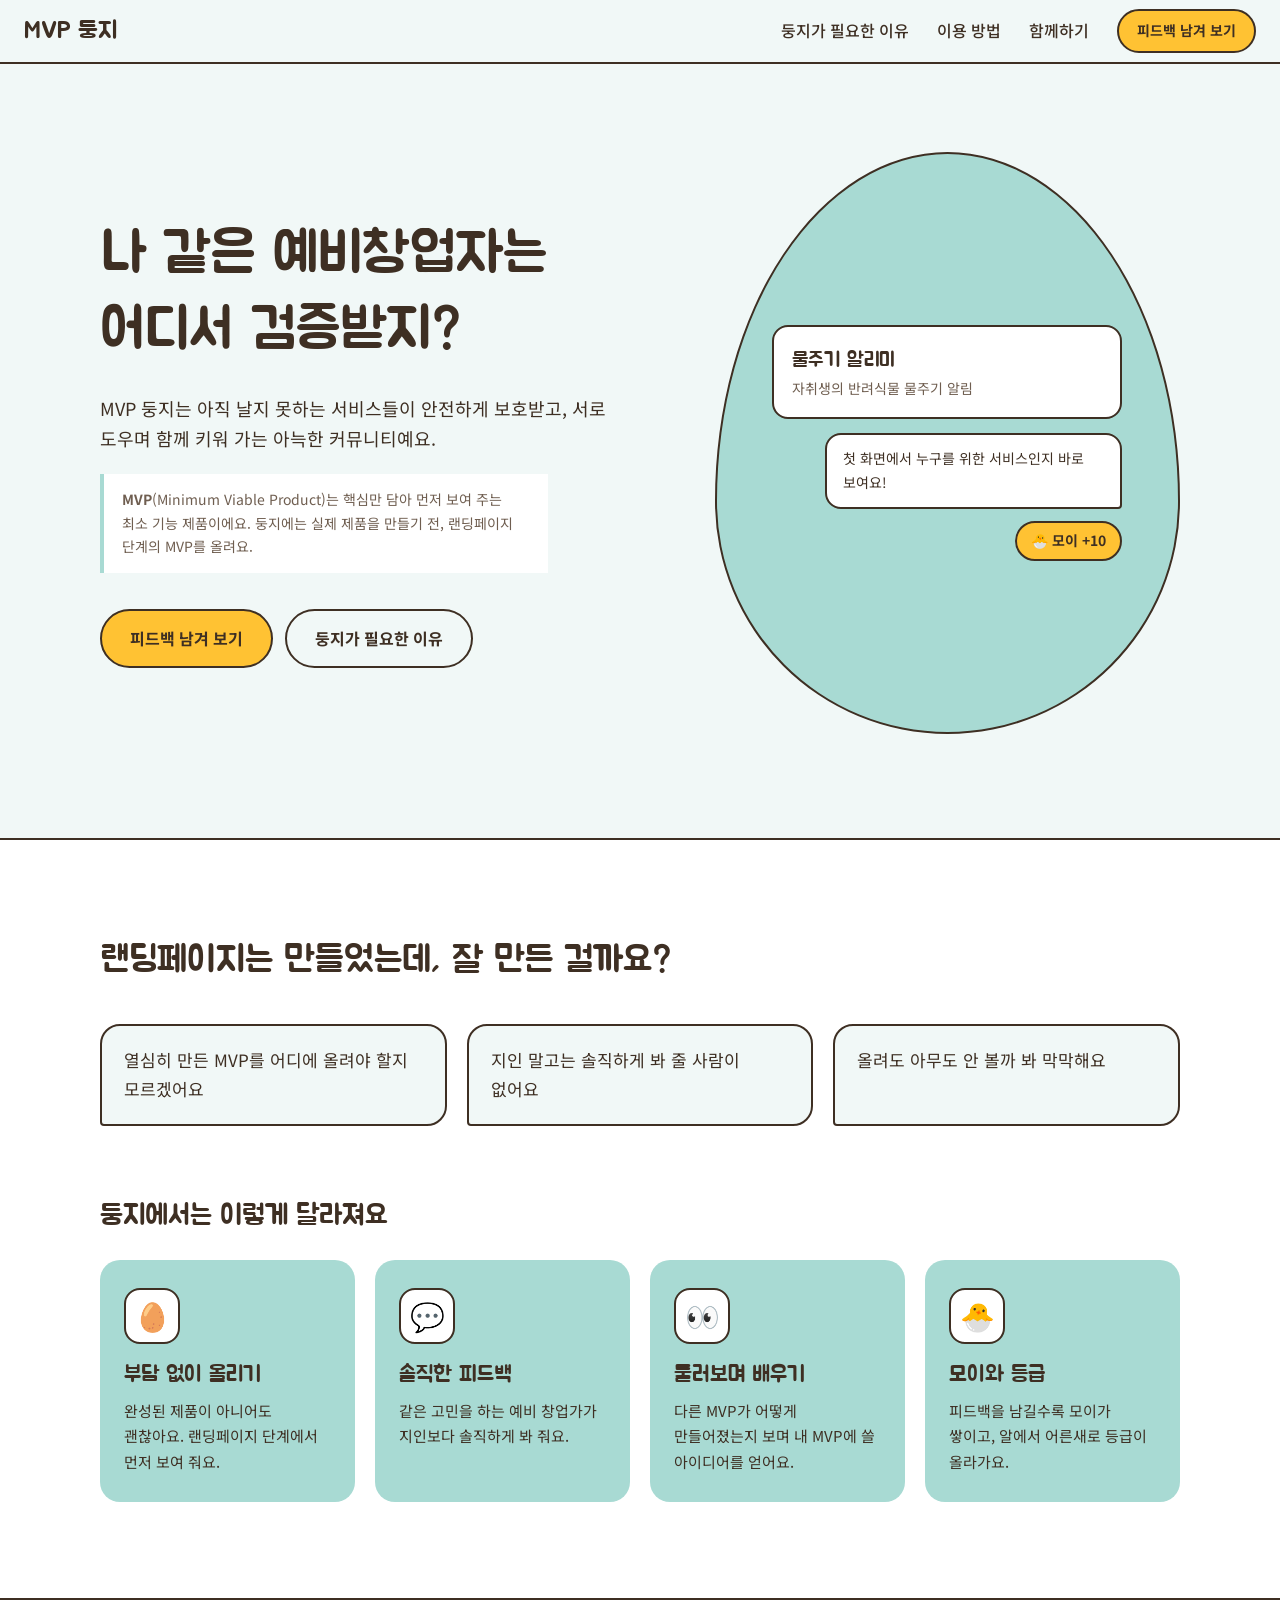
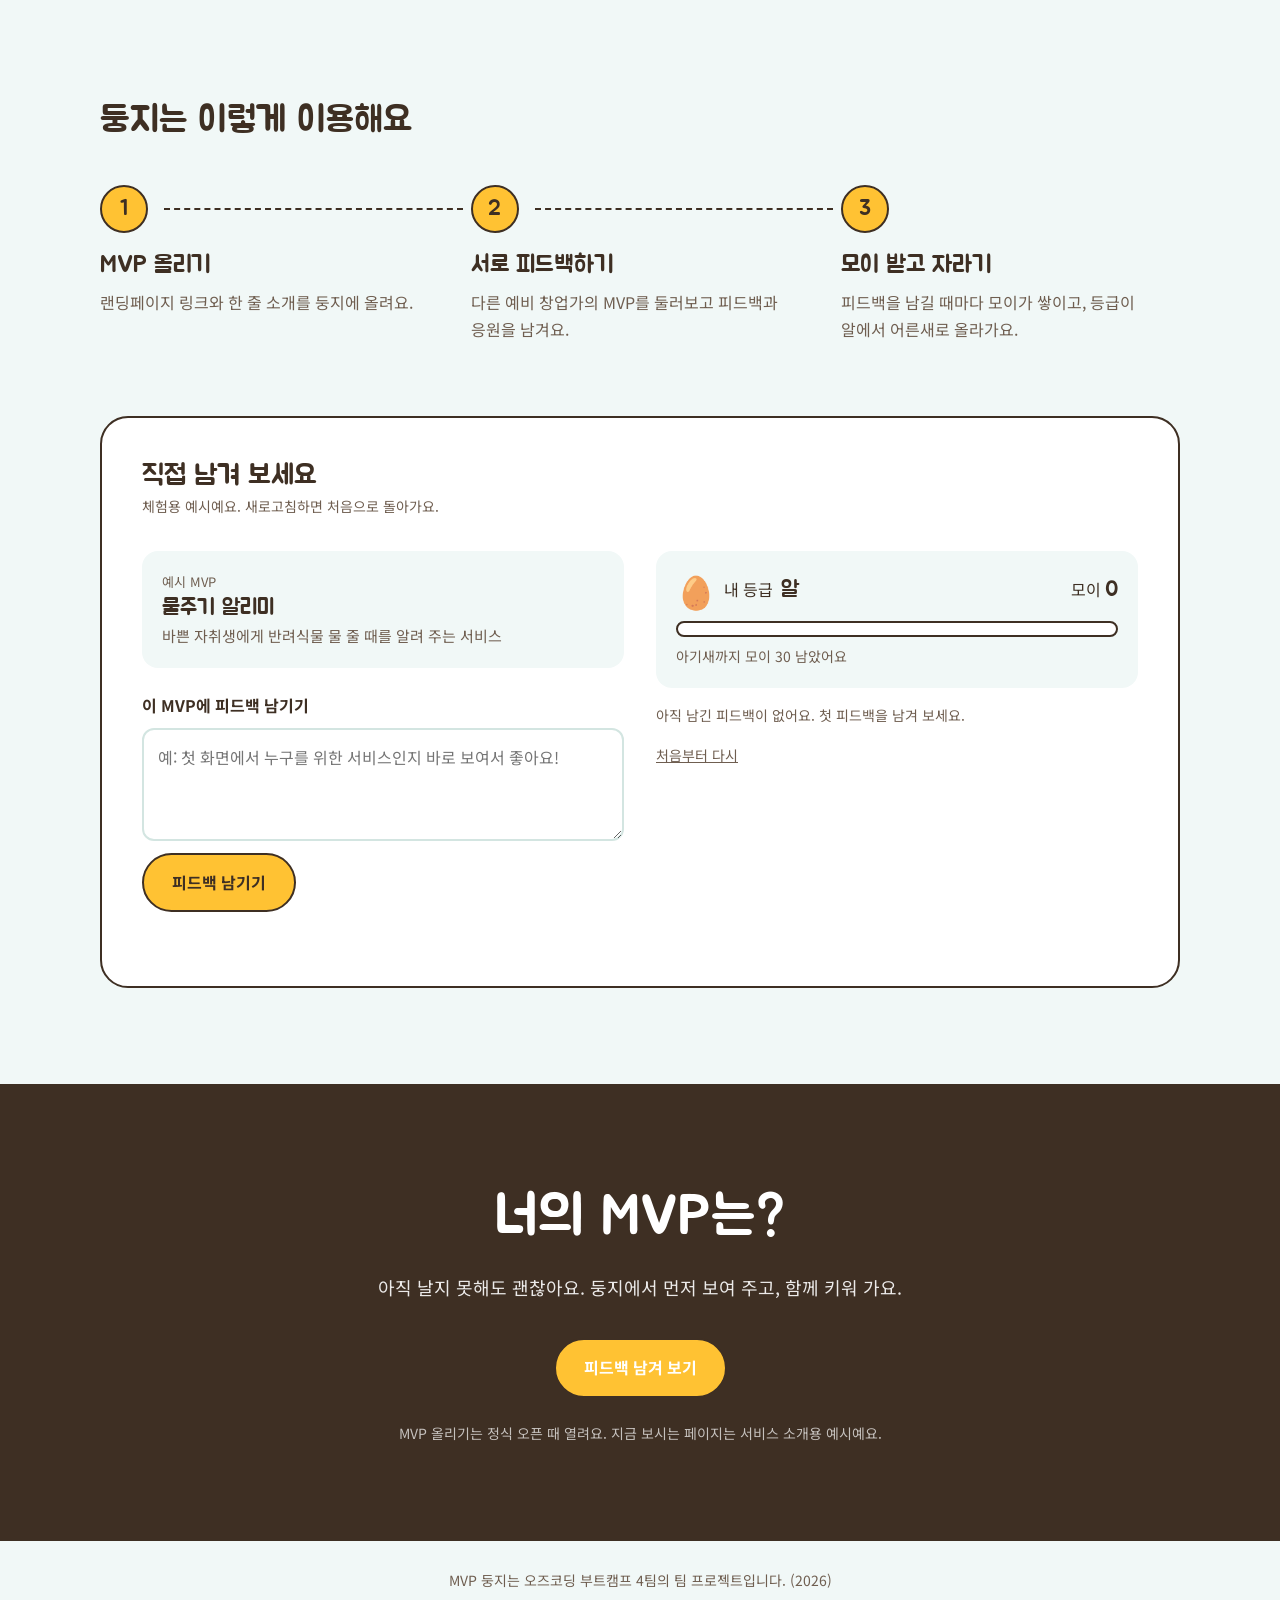
<file: main/index.html>
<!DOCTYPE html>
<html lang="ko">
<head>
  <meta charset="UTF-8">
  <meta name="viewport" content="width=device-width, initial-scale=1.0">
  <title>MVP 둥지 | 예비 창업가의 MVP 피드백 커뮤니티</title>
  <meta name="description" content="실제 제품을 만들기 전, 예비 창업가끼리 MVP를 보여 주고 피드백을 주고받는 커뮤니티">

  <!-- 글꼴: 제목은 Jua, 본문은 Noto Sans KR (Google Fonts) -->
  <link rel="preconnect" href="https://fonts.googleapis.com">
  <link rel="preconnect" href="https://fonts.gstatic.com" crossorigin>
  <link href="https://fonts.googleapis.com/css2?family=Jua&family=Noto+Sans+KR:wght@400;500;700&display=swap" rel="stylesheet">

  <link rel="stylesheet" href="style.css">
</head>
<body>
  <!--
    MVP 둥지 예시 페이지 (11/3)
    - 팀장이 먼저 만든 틀입니다. 섹션 담당자는 자기 섹션 블록만 고쳐서 보내 주세요.
    - CSS는 class로, JS는 id로 요소를 찾습니다.
      class 이름은 담당자가 바꿔도 되지만, id 이름은 바꾸기 전에 팀장에게 먼저 말해 주세요.
  -->

  <!-- ===== 머리말 | 담당: 팀장 ===== -->
  <header class="site-header">
    <a href="#hero" class="site-logo">MVP 둥지</a>
    <div class="site-header-right">
      <nav class="site-nav">
        <a href="#problem">둥지가 필요한 이유</a>
        <a href="#how">이용 방법</a>
        <a href="#cta">함께하기</a>
      </nav>
      <!-- 메뉴 옆 행동 버튼: 휴대폰에서 메뉴가 숨어도 이 버튼은 남음 -->
      <a href="#demo" class="btn btn-primary site-cta">피드백 남겨 보기</a>
    </div>
  </header>

  <main>
    <!-- ===== 섹션 1. 첫 화면 | 담당: (확정 후 기입) ===== -->
    <section id="hero" class="hero">
      <div class="section-inner hero-inner">
        <div class="hero-text">
          <h1 class="hero-title">나 같은 예비창업자는<br>어디서 검증받지?</h1>
          <p class="hero-desc">
            MVP 둥지는 아직 날지 못하는 서비스들이 안전하게 보호받고,
            서로 도우며 함께 키워 가는 아늑한 커뮤니티예요.
          </p>
          <p class="hero-note">
            <strong>MVP</strong>(Minimum Viable Product)는 핵심만 담아 먼저 보여 주는 최소 기능 제품이에요.
            둥지에는 실제 제품을 만들기 전, 랜딩페이지 단계의 MVP를 올려요.
          </p>
          <div class="hero-buttons">
            <a href="#demo" class="btn btn-primary">피드백 남겨 보기</a>
            <a href="#problem" class="btn btn-ghost">둥지가 필요한 이유</a>
          </div>
        </div>

        <!-- 오른쪽 그림: 알 모양 안에 피드백이 오가는 장면 (꾸밈용) -->
        <div class="hero-preview" aria-hidden="true">
          <div class="hero-preview-card">
            <p class="hero-preview-name">물주기 알리미</p>
            <p class="hero-preview-desc">자취생의 반려식물 물주기 알림</p>
          </div>
          <p class="hero-preview-bubble">첫 화면에서 누구를 위한 서비스인지 바로 보여요!</p>
          <p class="hero-preview-reward">🐣 모이 +10</p>
        </div>
      </div>
    </section>

    <!-- ===== 섹션 2. 문제·해결 (주요 기능) | 담당: (확정 후 기입) ===== -->
    <section id="problem" class="problem">
      <div class="section-inner">
        <h2 class="section-title">랜딩페이지는 만들었는데, 잘 만든 걸까요?</h2>

        <!-- 문제: 예비 창업가가 하는 말 세 가지 -->
        <ul class="problem-pains">
          <li class="problem-pain">열심히 만든 MVP를 어디에 올려야 할지 모르겠어요</li>
          <li class="problem-pain">지인 말고는 솔직하게 봐 줄 사람이 없어요</li>
          <li class="problem-pain">올려도 아무도 안 볼까 봐 막막해요</li>
        </ul>

        <!-- 해결: 둥지의 주요 기능 네 가지 -->
        <h3 class="problem-features-title">둥지에서는 이렇게 달라져요</h3>
        <div class="problem-features">
          <article class="problem-feature">
            <span class="problem-feature-icon" aria-hidden="true">🥚</span>
            <h4 class="problem-feature-name">부담 없이 올리기</h4>
            <p class="problem-feature-desc">완성된 제품이 아니어도 괜찮아요. 랜딩페이지 단계에서 먼저 보여 줘요.</p>
          </article>
          <article class="problem-feature">
            <span class="problem-feature-icon" aria-hidden="true">💬</span>
            <h4 class="problem-feature-name">솔직한 피드백</h4>
            <p class="problem-feature-desc">같은 고민을 하는 예비 창업가가 지인보다 솔직하게 봐 줘요.</p>
          </article>
          <article class="problem-feature">
            <span class="problem-feature-icon" aria-hidden="true">👀</span>
            <h4 class="problem-feature-name">둘러보며 배우기</h4>
            <p class="problem-feature-desc">다른 MVP가 어떻게 만들어졌는지 보며 내 MVP에 쓸 아이디어를 얻어요.</p>
          </article>
          <article class="problem-feature">
            <span class="problem-feature-icon" aria-hidden="true">🐣</span>
            <h4 class="problem-feature-name">모이와 등급</h4>
            <p class="problem-feature-desc">피드백을 남길수록 모이가 쌓이고, 알에서 어른새로 등급이 올라가요.</p>
          </article>
        </div>
      </div>
    </section>

    <!-- ===== 섹션 3. 사용 방법·예시 | 담당: (확정 후 기입) ===== -->
    <section id="how" class="how">
      <div class="section-inner">
        <h2 class="section-title">둥지는 이렇게 이용해요</h2>

        <ol class="how-steps">
          <li class="how-step">
            <span class="how-step-num">1</span>
            <h3 class="how-step-title">MVP 올리기</h3>
            <p class="how-step-desc">랜딩페이지 링크와 한 줄 소개를 둥지에 올려요.</p>
          </li>
          <li class="how-step">
            <span class="how-step-num">2</span>
            <h3 class="how-step-title">서로 피드백하기</h3>
            <p class="how-step-desc">다른 예비 창업가의 MVP를 둘러보고 피드백과 응원을 남겨요.</p>
          </li>
          <li class="how-step">
            <span class="how-step-num">3</span>
            <h3 class="how-step-title">모이 받고 자라기</h3>
            <p class="how-step-desc">피드백을 남길 때마다 모이가 쌓이고, 등급이 알에서 어른새로 올라가요.</p>
          </li>
        </ol>

        <!-- 체험용 예시: script.js가 이 안의 id들을 찾아서 움직입니다 -->
        <div id="demo" class="how-demo">
          <div class="how-demo-head">
            <h3 class="how-demo-title">직접 남겨 보세요</h3>
            <p class="how-demo-note">체험용 예시예요. 새로고침하면 처음으로 돌아가요.</p>
          </div>

          <div class="how-demo-left">
            <article class="how-mvp-card">
              <p class="how-mvp-tag">예시 MVP</p>
              <h4 class="how-mvp-title">물주기 알리미</h4>
              <p class="how-mvp-desc">바쁜 자취생에게 반려식물 물 줄 때를 알려 주는 서비스</p>
            </article>

            <label for="feedbackInput" class="how-form-label">이 MVP에 피드백 남기기</label>
            <textarea id="feedbackInput" class="how-input" rows="3"
              placeholder="예: 첫 화면에서 누구를 위한 서비스인지 바로 보여서 좋아요!"></textarea>
            <button type="button" id="feedbackButton" class="btn btn-primary">피드백 남기기</button>
            <p id="feedbackMessage" class="how-message" aria-live="polite"></p>
          </div>

          <div class="how-demo-right">
            <div class="how-status">
              <div class="how-status-top">
                <p class="how-grade">
                  <span id="gradeIcon" class="how-grade-icon">🥚</span>
                  내 등급 <strong id="gradeName">알</strong>
                </p>
                <p class="how-points">모이 <strong id="pointValue">0</strong></p>
              </div>
              <div class="how-progress">
                <div id="progressBar" class="how-progress-bar"></div>
              </div>
              <p id="nextGrade" class="how-next">아기새까지 모이 30 남았어요</p>
            </div>

            <ul id="feedbackList" class="how-feedback-list"></ul>
            <button type="button" id="resetButton" class="how-reset">처음부터 다시</button>
          </div>
        </div>
      </div>
    </section>

    <!-- ===== 섹션 4. 마지막 안내 | 담당: (확정 후 기입) ===== -->
    <section id="cta" class="cta">
      <div class="section-inner">
        <h2 class="cta-title">너의 MVP는?</h2>
        <p class="cta-desc">아직 날지 못해도 괜찮아요. 둥지에서 먼저 보여 주고, 함께 키워 가요.</p>
        <a href="#demo" class="btn btn-primary">피드백 남겨 보기</a>
        <p class="cta-note">MVP 올리기는 정식 오픈 때 열려요. 지금 보시는 페이지는 서비스 소개용 예시예요.</p>
      </div>
    </section>
  </main>

  <!-- ===== 꼬리말 | 담당: 팀장 ===== -->
  <footer class="site-footer">
    <p>MVP 둥지는 오즈코딩 부트캠프 4팀의 팀 프로젝트입니다. (2026)</p>
  </footer>

  <!-- HTML을 다 읽은 뒤에 JS가 실행되도록 body 맨 끝에 둡니다 -->
  <script src="script.js"></script>
</body>
</html>
</file>
<file: style.css>
/* =========================================================
   MVP 둥지 style.css (2.0, 11/4 병합)
   - [공통] 블록은 팀장이 관리합니다. 색과 글꼴은 :root 변수만 바꾸면 전체가 바뀝니다.
   - 섹션 블록은 담당자가 자기 블록만 고쳐서 보내 주세요.
   - 섹션 클래스 이름은 섹션 이름으로 시작합니다: hero-, problem-, how-, submit-·mvp-, cta-
     (section-inner, section-title, btn은 모든 섹션이 같이 쓰는 공통 클래스)
   - 휴대폰 너비(768px 이하) 규칙도 각 섹션 블록 안에 둡니다.
   ========================================================= */


/* ===== [공통] 색·글꼴 변수 | 담당: 김민석(팀장) ===== */
:root {
  /* 2.0: 김승주 님 섹션 2의 꿀빛 둥지 팔레트로 통일 (11/4 팀 결정) */
  --color-shell: #fcf7ee;      /* 페이지 바탕: 따뜻한 종이색 */
  --color-dawn: #fbf1dd;       /* 옅은 구역 바탕: 아침 크림 */
  --color-egg: #ffeccb;        /* 알 색·옅은 강조: 크림 */
  --color-honey: #ffe1a3;      /* 배지·태그 바탕: 연한 꿀 */
  --color-twig: #2b211a;       /* 글자·테두리: 에스프레소 */
  --color-bark: #7a6a5d;       /* 보조 글자 */
  --color-yolk: #e8a93f;       /* 강조·버튼: 꿀색 */
  --color-yolk-dark: #d4952b;  /* 버튼에 마우스를 올렸을 때 */
  --color-yolk-deep: #9a6418;  /* 강조 글자: 진한 꿀색 (흰 바탕에서도 읽히게) */
  --color-white: #ffffff;
  --color-line: #f3dcb3;       /* 옅은 선: 마른 지푸라기 */

  --font-title: 'Jua', 'Noto Sans KR', sans-serif;
  --font-body: 'Noto Sans KR', 'Apple SD Gothic Neo', 'Malgun Gothic', sans-serif;

  --max-width: 1080px;
  --header-height: 64px;
}


/* ===== [공통] 기본 설정 | 담당: 김민석(팀장) ===== */
* {
  box-sizing: border-box;
  margin: 0;
  padding: 0;
}

html {
  scroll-behavior: smooth;   /* 메뉴를 누르면 부드럽게 이동 */
}

body {
  font-family: var(--font-body);
  font-size: 16px;
  line-height: 1.7;
  color: var(--color-twig);
  background-color: var(--color-shell);
  word-break: keep-all;      /* 한글 낱말이 중간에 끊기지 않게 */
}

h1, h2, h3, h4 {
  font-family: var(--font-title);
  font-weight: 400;
  line-height: 1.35;
}

a {
  color: inherit;
  text-decoration: none;
}

ul, ol {
  list-style: none;
}

button, textarea {
  font: inherit;
  color: inherit;
}

section {
  padding: 96px 24px;
  scroll-margin-top: var(--header-height);  /* 고정된 머리말에 제목이 가리지 않게 */
}

.section-inner {
  max-width: var(--max-width);
  margin: 0 auto;
}

.section-title {
  font-size: 36px;
  margin-bottom: 40px;
}

/* 키보드로 이동할 때 지금 어디에 있는지 보이게 */
a:focus-visible,
button:focus-visible {
  outline: 3px solid var(--color-twig);
  outline-offset: 3px;
}

/* 버튼 (공통) */
.btn {
  display: inline-block;
  padding: 14px 28px;
  border: 2px solid var(--color-twig);
  border-radius: 999px;
  font-weight: 700;
  cursor: pointer;
  transition: background-color 0.2s;
}

.btn-primary {
  background-color: var(--color-yolk);
}

.btn-primary:hover {
  background-color: var(--color-yolk-dark);
}

.btn-ghost {
  background-color: transparent;
}

.btn-ghost:hover {
  background-color: var(--color-white);
}

/* 움직임을 줄이도록 설정한 사람에게는 애니메이션을 끔 */
@media (prefers-reduced-motion: reduce) {
  html {
    scroll-behavior: auto;
  }
  * {
    transition: none !important;
  }
}

@media (max-width: 768px) {
  section {
    padding: 64px 16px;
  }
  .section-title {
    font-size: 28px;
    margin-bottom: 28px;
  }
}


/* ===== 머리말 | 담당: 김민석(팀장) ===== */
.site-header {
  position: sticky;
  top: 0;
  z-index: 10;
  height: var(--header-height);
  display: flex;
  align-items: center;
  justify-content: space-between;
  padding: 0 24px;
  background-color: var(--color-shell);
  border-bottom: 2px solid var(--color-twig);
}

.site-logo {
  font-family: var(--font-title);
  font-size: 24px;
}

.site-nav {
  display: flex;
  gap: 28px;
  font-weight: 500;
}

.site-nav a:hover {
  text-decoration: underline;
  text-underline-offset: 6px;
}

.site-header-right {
  display: flex;
  align-items: center;
  gap: 28px;
}

/* 머리말 버튼은 공통 .btn보다 작게 */
.site-cta {
  padding: 8px 18px;
  font-size: 14px;
}

@media (max-width: 768px) {
  .site-header {
    padding: 0 16px;
  }
  .site-nav {
    display: none;   /* 휴대폰에서는 메뉴를 숨기고 버튼만 남김 */
  }
}


/* ===== 섹션 1. 첫 화면 | 담당: 백종현 ===== */

.hero {
  padding-top: 88px;
  padding-bottom: 104px;
}

.hero-inner {
  display: grid;
  grid-template-columns: 1.2fr 1fr;
  gap: 56px;
  align-items: center;
}

.hero-title {
  font-size: 56px;
  margin-bottom: 24px;
}
.hero-title-color{
  color: var(--color-yolk-deep);
}
.hero-desc {
  max-width: 32em;
  font-size: 18px;
  margin-bottom: 20px;
}

.hero-note {
  display: flex;
  align-items: flex-start;
  gap: 14px;

  max-width: 30em;
  padding: 18px;
  margin-bottom: 32px;

  background: var(--color-white);
  border: 1px solid var(--color-line);
  border-radius: 16px;

  box-shadow: 0 6px 20px rgba(43, 33, 26, 0.05);
}

/* 아이콘 */
.hero-note-icon {
  display: flex;
  justify-content: center;
  align-items: center;

  width: 44px;
  height: 44px;
  flex-shrink: 0;

  background: var(--color-egg);
  border-radius: 12px;

  font-size: 23px;
}

/* 하단에 작은 설명 카드 */
.hero-note-content {
  min-width: 0;
}

.hero-note-content strong {
  display: block;
  margin-bottom: 6px;

  color: var(--color-twig);
  font-size: 16px;
  font-weight: 700;
}

.hero-note-content p {
  color: var(--color-bark);
  font-size: 14px;
  line-height: 1.7;
}

.hero-buttons {
  display: flex;
  flex-wrap: wrap;
  gap: 12px;
}

/* --- 오른쪽 알 + 둥지 --- */

.hero-visual {
  position: relative;
  width: 100%;
  max-width: 460px;
  margin: 0 auto;
  padding-bottom: 55px;
}

/* 크림색 알 */
.hero-preview {
  position: relative;

  display: flex;
  flex-direction: column;
  justify-content: center;
  align-items: center;
  gap: 16px;

  width: 88%;
  aspect-ratio: 4 / 5.2;
  margin: 0 auto;
  padding: 15% 8%;

  background-color: var(--color-egg);
  border: 2px solid var(--color-twig);

  border-radius:
    50% 50% 46% 46% /
    60% 60% 40% 40%;

  z-index: 1;
}

/* 둥지 이미지 */
.hero-nest {
  position: absolute;
  bottom: -25px;
  left: 50%;

  width: 100%;
  height: auto;

  transform: translateX(-50%);

  /* z-index: 2; */
  pointer-events: none;
}

/* MVP 소개 카드 */
.hero-preview-card {
  width: 80%;
  padding: 14px;

  background: var(--color-white);
  border: 2px solid var(--color-twig);
  border-radius: 16px;
}

.hero-mvp-header {
  display: flex;
  align-items: center;
  gap: 12px;
}

.hero-mvp-icon {
  display: flex;
  align-items: center;
  justify-content: center;

  width: 48px;
  height: 48px;
  flex-shrink: 0;

  background: var(--color-egg);
  border-radius: 12px;
  font-size: 26px;
}

.hero-mvp-title-row {
  display: flex;
  align-items: center;
  gap: 8px;
}

/* MVP 배지 */
.hero-mvp-badge {
  display: inline-block;
  padding: 2px 8px;
  background-color: var(--color-honey);
  color: var(--color-twig);
  border-radius: 6px;
  font-size: 11px;
  font-weight: 700;
  white-space: nowrap;
}

.hero-preview-name {
  font-family: var(--font-title);
  font-size: 20px;
}

.hero-preview-desc {
  font-size: 13px;
  color: var(--color-bark);
}

/* 피드백 카드 */
.hero-feedback-card {
  width: 100%;
  padding: 14px;

  background: var(--color-white);
  border: 2px solid var(--color-twig);
  border-radius: 16px;
}

.hero-feedback-heading {
  display: flex;
  align-items: center;
  justify-content: space-between;

  padding-bottom: 10px;
  border-bottom: 1px solid var(--color-line);
  font-size: 14px;
}

.hero-feedback-heading span {
  color: var(--color-bark);
  font-size: 12px;
}

.hero-feedback-user {
  display: flex;
  align-items: center;
  gap: 7px;
  margin-top: 12px;
  font-size: 13px;
}

.hero-avatar {
  font-size: 24px;
}

.hero-feedback-tag {
  padding: 2px 8px;
  border-radius: 20px;
  background: var(--color-honey);
  color: var(--color-twig);
  font-size: 11px;
}

.hero-feedback-content {
  margin-top: 10px;
  font-size: 14px;
  line-height: 1.6;
}

.hero-feedback-actions {
  display: flex;
  justify-content: space-between;
  gap: 8px;

  margin-top: 12px;
  font-size: 12px;
  color: var(--color-bark);
}

.hero-feedback-actions span:first-child {
  color: var(--color-yolk-deep);
  font-weight: 700;
}

/* 모이 보상 */
.hero-preview-reward {
  align-self: center;

  padding: 9px 18px;
  background: var(--color-yolk);

  border: 2px solid var(--color-twig);
  border-radius: 999px;

  font-size: 14px;
  font-weight: 700;
  white-space: nowrap;
}


/* 태블릿 및 작은 화면 */
@media (max-width: 1024px) {
  .hero-inner {
    grid-template-columns: 1fr;
    gap: 48px;
  }

  .hero-text {
    width: 100%;
  }

  .hero-title {
    font-size: clamp(32px, 5vw, 46px);
  }

  .hero-visual {
    width: 100%;
    max-width: 420px;
    margin: 0 auto;
  }
}

/* 모바일 */
@media (max-width: 768px) {
  .hero-inner {
    display: grid;
    grid-template-columns: minmax(0, 1fr);
    gap: 40px;
  }

  .hero-title {
    font-size: clamp(30px, 8vw, 38px);
  }

  .hero-desc {
    font-size: 16px;
  }

  .hero-visual {
    max-width: 360px;
  }

  .hero-preview {
    width: 90%;
  }
}




/* ===== 섹션 2. 문제·해결 (주요 기능) | 담당: 김승주 ===== */

/*
  섹션 2 전용 색 변수 (꿀빛 둥지 팔레트)
  - 공통 :root(팀장 관리)는 건드리지 않고, 이 섹션 안에서만 쓰는 색을 .problem에 둡니다.
  - 따뜻한 둥지 + 꿀빛 톤: 종이색 바탕 위에 크림 → 꿀 → 진한 꿀색 단계로만 색을 씁니다.
  - 굵은 테두리 대신 얇은 선 + 겹친 그림자로 깔끔한 입체감을 냅니다.
*/
.problem {
  --problem-paper: #fcf7ee;        /* 바탕: 따뜻한 종이색 (= 낮) */
  --problem-dawn: #fbf1dd;         /* 아침: 햇빛 받은 연한 크림 (붉은 기 없이) */
  --problem-sky-end: #d6eaf8;      /* 하늘: 섹션 맨 아래 */
  --problem-progress: 0.5;         /* 스크롤 진행도 0(아침)~1(하늘). JS가 바꿈, JS가 없으면 낮 */
  --problem-card: #ffffff;
  --problem-ink: #2b211a;          /* 진한 글자: 에스프레소 */
  --problem-sub: #7a6a5d;          /* 보조 글자 */
  --problem-line: rgba(43, 33, 26, 0.08);   /* 얇은 선 */
  --problem-cream: #ffeccb;        /* 크림 (배경 빛·형광펜) */
  --problem-accent: #e8a93f;       /* 강조: 꿀색 */
  --problem-accent-deep: #9a6418;  /* 강조 글자용 진한 꿀색 (흰 바탕에서도 잘 읽히게) */
  --problem-honey: #ffe1a3;        /* 연한 꿀 */
  --problem-straw: #f3dcb3;        /* 마른 지푸라기 */
  --problem-shadow:
    0 1px 1px rgba(43, 33, 26, 0.04),
    0 6px 16px -4px rgba(43, 33, 26, 0.08),
    0 24px 48px -16px rgba(43, 33, 26, 0.12);
  --problem-shadow-up:
    0 2px 2px rgba(43, 33, 26, 0.05),
    0 12px 24px -6px rgba(43, 33, 26, 0.12),
    0 36px 64px -20px rgba(43, 33, 26, 0.22);
  --problem-ease: cubic-bezier(0.22, 1, 0.36, 1);   /* 끝에서 살짝 감속하는 움직임 */

  position: relative;
  overflow: hidden;   /* 배경 빛 장식이 섹션 밖으로 나가지 않게 */
  overflow: clip;     /* 지원하는 브라우저는 clip: 잘라 내기만 하고 스크롤 상자는 만들지 않음
                         (hidden이면 "스크롤하면 떠오르기"가 페이지가 아닌 섹션 기준으로 계산돼 어긋남) */
  margin: 0 12px;
  border-radius: 48px;   /* 페이지 위에 둥근 종이 한 장을 올려 둔 느낌 */
  background-color: var(--problem-paper);
  color: var(--problem-ink);
}

/*
  스크롤할수록 아침 → 낮 → 하늘
  - 앞 절반(0~0.5): 아침색 → 낮색, 뒤 절반(0.5~1): 낮색 → 하늘색으로 섞음
  - color-mix를 모르는 오래된 브라우저는 위의 낮 종이색 그대로
*/
@supports (background-color: color-mix(in oklab, red, blue)) {
  .problem {
    background-color: color-mix(
      in oklab,
      color-mix(in oklab, var(--problem-dawn), var(--problem-paper) calc(min(var(--problem-progress), 0.5) * 200%)),
      var(--problem-sky-end) calc(max(var(--problem-progress) - 0.5, 0) * 200%)
    );
  }
}

/* 종이 질감: 아주 옅은 노이즈 무늬 (SVG 노이즈를 배경으로) */
.problem::before {
  content: '';
  position: absolute;
  inset: 0;
  opacity: 0.35;
  pointer-events: none;
  background-image: url("data:image/svg+xml,%3Csvg xmlns='http://www.w3.org/2000/svg' width='160' height='160'%3E%3Cfilter id='n'%3E%3CfeTurbulence type='fractalNoise' baseFrequency='0.9' numOctaves='2' stitchTiles='stitch'/%3E%3CfeColorMatrix values='0 0 0 0 0.17 0 0 0 0 0.13 0 0 0 0 0.1 0 0 0 0.08 0'/%3E%3C/filter%3E%3Crect width='100%25' height='100%25' filter='url(%23n)'/%3E%3C/svg%3E");
}

/* 내용이 배경 장식 위에 오도록 */
.problem .section-inner {
  position: relative;
  z-index: 1;
}

/* ----- 배경 장식: 꿀빛·크림색의 흐릿한 빛 두 개 (천천히 움직임) ----- */
.problem-glow {
  position: absolute;
  width: 520px;
  aspect-ratio: 1;
  border-radius: 50%;
  filter: blur(80px);
  opacity: 0.55;
  animation: problem-drift 16s ease-in-out infinite;
}

/* 해: 위쪽 왼편에서 비치는 햇빛. 가운데는 거의 흰빛, 바깥은 연한 노랑. 하늘로 갈수록 옅어짐 */
.problem-glow--sun {
  top: -180px;
  left: -160px;
  background: radial-gradient(circle, #fffbea 0%, #fff1c4 45%, rgba(255, 241, 196, 0) 72%);
  filter: blur(40px);
  opacity: calc(0.95 - var(--problem-progress) * 0.6);
}

/* 아래쪽 빛: 처음엔 크림, 하늘로 갈수록 하늘색 */
.problem-glow--sky {
  bottom: -200px;
  right: -160px;
  background-color: var(--problem-cream);
  animation-delay: -8s;
}

@supports (background-color: color-mix(in oklab, red, blue)) {
  .problem-glow--sky {
    background-color: color-mix(in oklab, var(--problem-cream), #b9dcf4 calc(var(--problem-progress) * 100%));
  }
}

/* 구름 (SVG): 진행도 0.55부터 서서히 나타나 천천히 옆으로 흘러감 */
.problem-cloud {
  position: absolute;
  width: 220px;
  height: auto;
  overflow: visible;
  opacity: clamp(0, (var(--problem-progress) - 0.55) * 2.5, 0.95);
  filter: drop-shadow(0 10px 14px rgba(80, 130, 170, 0.14));   /* 구름 아래 옅은 그림자 */
  animation: problem-cloud 22s ease-in-out infinite alternate;
}

.problem-cloud--1 {
  bottom: 280px;
  left: 2%;
}

.problem-cloud--2 {
  bottom: 20px;   /* 덤 카드 아래 여백에 떠 있게 */
  right: 8%;
  scale: 0.7;
  animation-delay: -11s;
}

@keyframes problem-cloud {
  from { translate: -20px 0; }
  to   { translate: 30px 0; }
}

@keyframes problem-drift {
  0%, 100% { translate: 0 0; }
  50%      { translate: 60px 40px; }
}

/* ----- 머리글 ----- */
.problem-head {
  position: relative;   /* 떠다니는 말풍선의 기준 위치 */
  max-width: 640px;
  margin: 0 auto 64px;
  text-align: center;
}

/* 제목 위 작은 라벨: 양옆에 짧은 선 */
.problem-eyebrow {
  display: inline-flex;
  align-items: center;
  gap: 10px;
  margin-bottom: 18px;
  color: var(--problem-accent-deep);
  font-size: 13px;
  font-weight: 700;
  letter-spacing: 0.12em;
}

.problem-eyebrow::before,
.problem-eyebrow::after {
  content: '';
  width: 24px;
  height: 1px;
  background-color: currentColor;
  opacity: 0.5;
}

/* 공통 .section-title을 이 섹션에서만 덮어씀 */
.problem .problem-title {
  margin-bottom: 18px;
  font-size: 42px;
  letter-spacing: -0.01em;
}

/* 형광펜 밑줄: 글자 아래쪽 40%만 크림색으로 칠함 */
.problem-mark {
  background: linear-gradient(transparent 60%, var(--problem-cream) 60%);
  padding: 0 4px;
}

.problem-lead {
  color: var(--problem-sub);
  font-size: 17px;
}

/* ----- 떠다니는 피드백 말풍선 (꾸밈용, CSS만 사용) -----
   제목 양옆에서 차례로 떠올랐다가 사라짐. 넓은 화면에서만 보임 */
.problem-floats {
  position: absolute;
  inset: 0;
  pointer-events: none;   /* 마우스 클릭을 가로막지 않게 */
}

/* 반투명 유리 느낌 말풍선 */
.problem-float {
  position: absolute;
  padding: 8px 14px;
  background-color: rgba(255, 255, 255, 0.7);
  backdrop-filter: blur(8px);
  -webkit-backdrop-filter: blur(8px);
  border: 1px solid rgba(255, 255, 255, 0.9);
  border-radius: 16px 16px 16px 4px;   /* 왼쪽 아래 꼬리 */
  box-shadow: var(--problem-shadow);
  color: var(--problem-sub);
  font-size: 13px;
  font-weight: 500;
  white-space: nowrap;
  opacity: 0;
  animation: problem-bubble 8s ease-in-out infinite;
}

/* 말풍선마다 자리와 시작 시점을 다르게 → 번갈아 나타남 */
.problem-float--1 { top: 10px;  left: -200px; }
.problem-float--2 { top: 0;     right: -160px; animation-delay: -2s; border-radius: 16px 16px 4px 16px; }
.problem-float--3 { top: 140px; left: -230px; animation-delay: -4s; }
.problem-float--4 { top: 130px; right: -190px; animation-delay: -6s; border-radius: 16px 16px 4px 16px; }

@keyframes problem-bubble {
  0%        { opacity: 0; translate: 0 16px; scale: 0.9; }
  15%, 65%  { opacity: 1; translate: 0 0;    scale: 1; }
  85%, 100% { opacity: 0; translate: 0 -24px; scale: 1; }
}

/* 제목 옆 자리가 좁은 화면(1200px 이하)에서는 잘리지 않게 숨김 */
@media (max-width: 1200px) {
  .problem-floats {
    display: none;
  }
}

/* ----- 고민 → 해결 짝 ----- */
.problem-pairs {
  display: flex;
  flex-direction: column;
  gap: 20px;
  margin-bottom: 20px;
}

.problem-pair {
  display: grid;
  grid-template-columns: 1fr 72px 1.25fr;   /* 말풍선 | 화살표 | 해결 카드 */
  align-items: center;
}

/* 줄마다 아이콘 색을 조금씩 진하게: 크림 → 지푸라기 → 꿀
   (--problem-tint: 동그라미 바탕, --problem-tint-strong: 아이콘 안 칠) */
.problem-pair:nth-child(1) { --problem-tint: var(--problem-cream); --problem-tint-strong: #f3d9a6; }
.problem-pair:nth-child(2) { --problem-tint: var(--problem-straw); --problem-tint-strong: #e6c38a; }
.problem-pair:nth-child(3) { --problem-tint: var(--problem-honey); --problem-tint-strong: #f0be5c; }

/* 고민 말풍선 (버튼): 반투명 유리 + 얇은 선, 왼쪽 아래 모서리를 좁혀 꼬리처럼 */
.problem-pain {
  position: relative;
  display: flex;
  align-items: center;
  gap: 14px;
  width: 100%;
  padding: 18px 22px;
  background-color: rgba(255, 255, 255, 0.55);
  backdrop-filter: blur(10px);
  -webkit-backdrop-filter: blur(10px);
  border: 1px solid var(--problem-line);
  border-radius: 22px 22px 22px 6px;
  color: var(--problem-sub);
  font-size: 16px;
  text-align: left;
  cursor: pointer;
  transition: background-color 0.3s, border-color 0.3s, color 0.3s, translate 0.3s var(--problem-ease);
}

/* 말하는 사람 얼굴 */
.problem-pain-avatar {
  flex-shrink: 0;
  width: 44px;
  height: 44px;
}

.problem-pain-avatar svg {
  width: 100%;
  height: 100%;
  overflow: visible;
  transition: rotate 0.3s var(--problem-ease);
}

/* 직접 그린 얼굴 (작은 새 얼굴) 색 */
.problem-face-head  { fill: #fff8ec; stroke: var(--problem-ink); stroke-width: 1.5; }
.problem-face-line  { fill: none; stroke: var(--problem-ink); stroke-width: 1.5; stroke-linecap: round; stroke-linejoin: round; }
.problem-face-eye   { fill: var(--problem-ink); }
.problem-face-beak  { fill: #e8a93f; }
.problem-face-blush { fill: #f2b6a0; opacity: 0.55; }
.problem-face-drop  { fill: #a9d2ee; }

/* 말풍선에 마우스를 올리면 얼굴이 고개를 갸웃 */
.problem-pain:hover .problem-pain-avatar svg {
  rotate: -8deg;
}

.problem-pain-text {
  flex: 1;
}

/* "해결 보기" 안내: 오른쪽 작은 알약, 화살표가 함께 움직임 */
.problem-pain-hint {
  flex-shrink: 0;
  padding: 4px 10px;
  border-radius: 999px;
  background-color: var(--problem-card);
  box-shadow: inset 0 0 0 1px var(--problem-line);
  color: var(--problem-sub);
  font-size: 12px;
  font-weight: 700;
  transition: background-color 0.3s, color 0.3s;
}

.problem-pain-hint::after {
  content: ' →';
}

/* 화살표: 옅은 선 위에 꿀색 선이 왼쪽부터 채워짐 (CSS로만 그림) */
.problem-arrow {
  position: relative;
  height: 2px;
  margin: 0 12px;
  border-radius: 2px;
  background:
    linear-gradient(90deg, var(--problem-accent), var(--problem-accent-deep)) no-repeat 0 0 / 0% 100%,
    var(--problem-line);
  transition: background-size 0.5s var(--problem-ease);
}

.problem-arrow::after {
  content: '';
  position: absolute;
  right: 0;
  top: 50%;
  width: 8px;
  height: 8px;
  border-top: 2px solid rgba(43, 33, 26, 0.18);
  border-right: 2px solid rgba(43, 33, 26, 0.18);
  transform: translateY(-50%) rotate(45deg);
  transition: border-color 0.3s 0.25s;
}

/*
  고민과 해결 연결하기
  - 말풍선에 마우스를 올리면(:has) 또는 눌렀을 때(.is-linked, script.js가 붙임)
  - 말풍선이 진해지고 → 화살표가 채워지고 → 해결 카드가 떠오르며 꿀색 테두리로 빛남
*/
.problem-pair:has(.problem-pain:hover) .problem-pain,
.problem-pair.is-linked .problem-pain {
  background-color: var(--problem-card);
  border-color: rgba(232, 169, 63, 0.35);
  color: var(--problem-ink);
  translate: 4px 0;
}

.problem-pair:has(.problem-pain:hover) .problem-pain-hint,
.problem-pair.is-linked .problem-pain-hint {
  background-color: var(--problem-accent);
  color: var(--problem-ink);
}

.problem-pair:has(.problem-pain:hover) .problem-arrow,
.problem-pair.is-linked .problem-arrow {
  background-size: 100% 100%, auto;
}

.problem-pair:has(.problem-pain:hover) .problem-arrow::after,
.problem-pair.is-linked .problem-arrow::after {
  border-color: var(--problem-accent-deep);
}

.problem-pair:has(.problem-pain:hover) .problem-feature,
.problem-pair.is-linked .problem-feature {
  translate: 0 -4px;
  box-shadow: 10px 12px 0 var(--problem-straw), 0 0 0 2px var(--problem-accent), 0 0 0 8px rgba(232, 169, 63, 0.14), var(--problem-shadow-up);
}

/* 눌렀을 때는 해결 카드가 한 번 '톡' 튀어 오름 */
.problem-pair.is-linked .problem-feature {
  animation: problem-pop 0.5s var(--problem-ease) 0.2s;
}

@keyframes problem-pop {
  0%, 100% { scale: 1; }
  40%      { scale: 1.025; }
}

/* ----- 해결 카드 + 덤 카드 공통 모양 ----- */
.problem-feature,
.problem-bonus {
  position: relative;
  display: flex;
  align-items: flex-start;
  gap: 18px;
  padding: 26px 28px;
  background-color: var(--problem-card);
  border-radius: 24px;
  /* 입체감: 첫 줄은 카드 뒤에 한 장 더 겹친 지푸라기 판 (겹겹이 쌓인 둥지 느낌) */
  box-shadow: 6px 6px 0 var(--problem-straw), 0 0 0 1px var(--problem-line), var(--problem-shadow);
  transition:
    transform 0.35s var(--problem-ease),
    translate 0.35s var(--problem-ease),
    box-shadow 0.35s var(--problem-ease);
}

.problem-feature-body {
  flex: 1;
  min-width: 0;
}

/* 마우스를 올리면: 카드가 떠오르고 마우스 위치를 따라 살짝 기울어짐
   (기울기 값 --problem-tilt-x/y는 script.js 섹션 2 블록이 넣어 줌.
    JS가 없거나 휴대폰이면 0deg라서 그냥 떠오르기만 함) */
.problem-feature:hover,
.problem-bonus:hover {
  transform:
    perspective(900px)
    rotateX(var(--problem-tilt-x, 0deg))
    rotateY(var(--problem-tilt-y, 0deg))
    translateY(-4px);
  /* 떠오르면 뒤판이 더 벌어짐 */
  box-shadow: 10px 12px 0 var(--problem-straw), 0 0 0 1px var(--problem-line), var(--problem-shadow-up);
}

/* 기울이는 동안에는 마우스를 바로 따라가도록 전환 시간을 짧게 */
.problem-feature.is-tilting,
.problem-bonus.is-tilting {
  transition: transform 0.12s linear, translate 0.35s var(--problem-ease), box-shadow 0.35s var(--problem-ease);
}

/* 마우스 자리에 은은한 조명 (위치 --problem-glare-x/y도 JS가 넣어 줌) */
.problem-feature::after,
.problem-bonus::after {
  content: '';
  position: absolute;
  inset: 0;
  border-radius: inherit;
  background: radial-gradient(
    circle at var(--problem-glare-x, 50%) var(--problem-glare-y, 0%),
    rgba(232, 169, 63, 0.1),
    transparent 60%
  );
  opacity: 0;
  pointer-events: none;
  transition: opacity 0.35s;
}

.problem-feature.is-tilting::after,
.problem-bonus.is-tilting::after {
  opacity: 1;
}

/* 아이콘: 빛이 비친 듯한 입체 알 모양 바탕 안에 직접 그린 라인 아이콘
   (왼쪽 위는 밝게, 가장자리는 줄 색으로 진하게 + 안쪽 그늘 + 아래 그림자) */
.problem-feature-icon {
  flex-shrink: 0;
  display: grid;
  place-items: center;
  width: 56px;
  height: 64px;
  border-radius: 50% 50% 50% 50% / 60% 60% 40% 40%;
  background: radial-gradient(circle at 35% 28%, #ffffff 0%, var(--problem-tint, var(--problem-cream)) 45%, var(--problem-tint-strong, var(--problem-straw)) 100%);
  box-shadow:
    inset -4px -6px 10px rgba(43, 33, 26, 0.07),
    0 8px 16px -6px rgba(176, 120, 40, 0.35);
}

/* 라인 아이콘 공통: 선은 진한 글자색, 안쪽 칠은 줄 색 */
.problem-ico {
  width: 30px;
  height: 30px;
  fill: none;
  stroke: var(--problem-ink);
  stroke-width: 1.7;
  stroke-linecap: round;
  stroke-linejoin: round;
  overflow: visible;
}

.problem-ico-fill  { fill: var(--problem-tint-strong, var(--problem-straw)); }
.problem-ico-white { fill: #ffffff; }
.problem-ico-dot   { fill: var(--problem-ink); stroke: none; }

/* 마우스를 올리면 아이콘 알이 살짝 흔들림 (부화하려는 느낌) */
.problem-feature:hover .problem-feature-icon,
.problem-bonus:hover .problem-feature-icon {
  animation: problem-wobble 0.6s ease-in-out;
}

@keyframes problem-wobble {
  0%, 100% { rotate: 0deg; }
  25%      { rotate: -10deg; }
  50%      { rotate: 8deg; }
  75%      { rotate: -4deg; }
}

/* "둥지에서는" 작은 라벨 */
.problem-feature-tag {
  margin-bottom: 2px;
  color: var(--problem-accent-deep);
  font-size: 12px;
  font-weight: 700;
  letter-spacing: 0.08em;
}

.problem-feature-name {
  margin-bottom: 6px;
  font-size: 22px;
}

.problem-feature-desc {
  color: var(--problem-sub);
  font-size: 15px;
}

/* ----- 등급 성장 그림: 진짜 둥지 속 알 → 껍질 쓴 아기새 → 날아가는 하늘빛 어른새 ----- */

/* 그림 재료(필터·둥지)만 담은 SVG: 자리를 차지하지 않게 숨김
   (display: none으로 숨기면 일부 브라우저에서 필터가 안 먹어서 크기 0으로 숨김) */
.problem-svg-defs {
  position: absolute;
  width: 0;
  height: 0;
  overflow: hidden;
}
.problem-grow {
  display: flex;
  align-items: flex-end;
  gap: 8px;
  margin-top: 18px;
  padding: 14px 10px 10px;
  background: linear-gradient(180deg, #fffaf0, #fbefd8);   /* 둥지 안 꿀빛 */
  border: 1px solid var(--problem-line);
  border-radius: 18px;
}

.problem-grow-step {
  position: relative;
  flex: 1;
  display: flex;
  flex-direction: column;
  align-items: center;
  gap: 2px;
  color: var(--problem-sub);
  font-size: 12px;
  font-weight: 700;
}

.problem-grow-step svg {
  width: 100%;
  max-width: 68px;
  height: auto;
  overflow: visible;
}

/* 단계 사이 꺾쇠 › */
.problem-grow-step + .problem-grow-step::before {
  content: '›';
  position: absolute;
  left: -9px;
  top: 32%;
  color: rgba(43, 33, 26, 0.25);
  font-size: 20px;
  line-height: 1;
}

/* 등급 그림 색: 여기만 바꾸면 세 그림 색이 같이 바뀜 */
.problem-grow {
  /* 둥지 색 (둥지는 <use>로 재사용해서 class 대신 변수로 칠함) */
  --problem-svg-nest: #9c7149;         /* 둥지 덩어리 */
  --problem-svg-nest-dark: #5e4129;    /* 둥지 안쪽 그늘 */
  --problem-svg-twig-dark: #6b4a2f;    /* 진한 가지 */
  --problem-svg-twig-mid: #b0835a;     /* 중간 가지 */
  --problem-svg-twig-light: #d6b48c;   /* 밝은 가지 (마른 풀) */
  --problem-svg-moss: #c9b98a;         /* 이끼 (꿀빛 톤에 맞춰 마른 이끼색) */
}
.problem-svg-egg        { fill: #fdf8ef; stroke: #e6d9c3; stroke-width: 1; }   /* 알·알껍데기: 크림 */
.problem-svg-shine      { fill: #ffffff; }   /* 반짝임 */
.problem-svg-chick-wing { fill: #f6d77a; }   /* 아기새 날개: 연노랑 */
.problem-svg-chick-beak { fill: #f2b046; }   /* 아기새 부리: 꿀색 */
/* 어른새: 하늘빛 (배는 크림, 부리는 꿀색으로 섹션 톤과 이어지게) */
.problem-svg-adult-body    { fill: #a6d4f0; }   /* 몸·머리 */
.problem-svg-adult-dark    { fill: #5e9fcf; }   /* 머리 깃·꼬리 */
.problem-svg-adult-primary { fill: #4a88bb; }   /* 날개 긴 깃 */
.problem-svg-adult-covert  { fill: #d6ecfa; }   /* 날개 덮깃·먼 날개 */
.problem-svg-adult-cream   { fill: #fffaf0; }   /* 배·얼굴 */
.problem-svg-adult-beak    { fill: #e8a93f; }   /* 부리: 꿀색 */
.problem-svg-blush      { fill: #ffb3a7; opacity: 0.6; }   /* 볼 터치 */
.problem-svg-eye        { fill: #1d1a1c; }
.problem-svg-motion     { fill: none; stroke: rgba(43, 33, 26, 0.2); stroke-width: 2; stroke-linecap: round; }

/* 마우스를 올리면: 세 그림이 차례로 통통 */
.problem-feature:hover .problem-grow-step svg {
  animation: problem-hop 0.5s ease-out;
}
.problem-feature:hover .problem-grow-step:nth-child(2) svg { animation-delay: 0.12s; }
.problem-feature:hover .problem-grow-step:nth-child(3) svg { animation-delay: 0.24s; }

@keyframes problem-hop {
  0%, 100% { translate: 0 0; }
  40%      { translate: 0 -8px; }
}

/* 마우스를 올리면: 어른새 날갯짓 (날개 아래쪽 가운데를 축으로 위아래로 접었다 폈다) */
.problem-grow-wing {
  transform-box: fill-box;
  transform-origin: 50% 100%;
}

.problem-feature:hover .problem-grow-wing {
  animation: problem-flap 0.3s ease-in-out 4 alternate;
}

@keyframes problem-flap {
  from { scale: 1 1; }
  to   { scale: 1 -0.6; }
}

/* ----- 덤 카드: 둥지 그릇처럼 아래쪽이 더 둥근 넓은 카드 + 옅은 지푸라기 사선 무늬 -----
   (위쪽은 크림, 아래로 갈수록 짚색이 살짝 비치게) */
.problem-bonus {
  align-items: center;
  margin-top: 12px;
  padding: 32px 40px;
  overflow: hidden;
  border-radius: 28px 28px 64px 64px;
  background:
    repeating-linear-gradient(-35deg, transparent 0 16px, rgba(214, 180, 130, 0.1) 16px 18px),
    linear-gradient(180deg, #fffefb 0%, #fbf6ec 100%);
  color: var(--problem-ink);
}

/* 덤 카드는 다른 카드보다 한 톤 연하게: 글자·아이콘을 부드럽게 눌러 줌 */
.problem-bonus .problem-feature-tag  { color: #e3bd72; }
.problem-bonus .problem-feature-name { color: #85776b; }
.problem-bonus .problem-feature-desc { color: #a2958a; }
.problem-bonus .problem-feature-icon { opacity: 0.85; }

/* 카드 오른쪽 위에 은은한 꿀빛 */
.problem-bonus::before {
  content: '';
  position: absolute;
  top: -120px;
  right: -60px;
  width: 320px;
  aspect-ratio: 1;
  border-radius: 50%;
  background-color: var(--problem-honey);
  filter: blur(70px);
  opacity: 0.35;
  pointer-events: none;
}

/* 글자·아이콘이 꿀빛 위에 오도록 */
.problem-bonus > * {
  position: relative;
}

/* 덤 카드 아이콘: 꿀색 입체 알 */
.problem-bonus .problem-feature-icon {
  --problem-tint: #ffe7b3;
  --problem-tint-strong: var(--problem-accent);
}

/* ----- 스크롤하면 한 줄씩 떠오르기 (JS 없이 CSS 스크롤 애니메이션) -----
   지원하지 않는 브라우저(일부 Safari 등)에서는 그냥 처음부터 보입니다. */
@supports (animation-timeline: view()) {
  .problem-pair,
  .problem-bonus {
    animation: problem-rise linear both;
    animation-timeline: view();
    animation-range: entry 0% cover 30%;
  }
}

@keyframes problem-rise {
  from {
    opacity: 0;
    translate: 0 40px;
  }
  to {
    opacity: 1;
    translate: 0 0;
  }
}

/* 움직임을 줄이도록 설정한 사람에게는 섹션 2 애니메이션을 끔 */
@media (prefers-reduced-motion: reduce) {
  .problem-glow,
  .problem-cloud,
  .problem-pair,
  .problem-bonus,
  .problem-float,
  .problem-pair.is-linked .problem-feature,
  .problem-feature:hover .problem-feature-icon,
  .problem-bonus:hover .problem-feature-icon,
  .problem-feature:hover .problem-grow-step svg,
  .problem-feature:hover .problem-grow-wing {
    animation: none;
  }
  .problem-float {
    opacity: 1;   /* 움직이지 않고 그 자리에 보이기만 */
  }
}

/* 태블릿 너비: 화살표 칸을 좁힘 */
@media (max-width: 1024px) {
  .problem-pair {
    grid-template-columns: 1fr 48px 1.25fr;
  }
  .problem-pain-hint {
    display: none;   /* 말풍선 폭이 좁아서 숨김 */
  }
}

/* 휴대폰 너비: 위에서 아래로 쌓고 화살표는 아래를 가리킴 */
@media (max-width: 768px) {
  .problem {
    margin: 0 8px;
    border-radius: 32px;
  }
  .problem .problem-title {
    font-size: 28px;
  }
  .problem-lead {
    font-size: 15px;
  }
  .problem-head {
    margin-bottom: 40px;
  }
  .problem-pairs {
    gap: 36px;
  }
  .problem-pair {
    grid-template-columns: 1fr;
  }
  .problem-pain {
    font-size: 15px;
  }
  /* 휴대폰: "해결 보기"를 고민 글 아래 줄로 내려 글이 좁아지지 않게 */
  .problem-pain {
    flex-wrap: wrap;
    row-gap: 8px;
  }
  .problem-pain-text {
    flex: 1 1 calc(100% - 64px);   /* 얼굴(44px) + 간격(14px) 옆에 한 줄로 */
    min-width: 0;
  }
  .problem-pain-hint {
    display: inline-block;
    margin-left: 58px;   /* 얼굴 너비 + 간격만큼 들여서 글과 줄 맞춤 */
  }
  .problem-pain-hint::after {
    content: ' ↓';
  }
  .problem-pair:has(.problem-pain:hover) .problem-pain,
  .problem-pair.is-linked .problem-pain {
    translate: 0 0;
  }
  .problem-arrow {
    justify-self: center;
    width: 2px;
    height: 32px;
    margin: 10px 0;
    background:
      linear-gradient(180deg, var(--problem-accent), var(--problem-accent-deep)) no-repeat 0 0 / 100% 0%,
      var(--problem-line);
  }
  .problem-pair:has(.problem-pain:hover) .problem-arrow,
  .problem-pair.is-linked .problem-arrow {
    background-size: 100% 100%, auto;
  }
  .problem-arrow::after {
    top: auto;
    right: auto;
    bottom: 0;
    left: 50%;
    transform: translateX(-50%) rotate(135deg);
  }
  .problem-feature,
  .problem-bonus {
    padding: 22px 20px;
    gap: 14px;
  }
  .problem-bonus {
    padding-bottom: 28px;   /* 아래쪽 둥근 모서리에 글이 붙지 않게 */
    border-radius: 24px 24px 44px 44px;
  }
  .problem-glow {
    width: 300px;
  }
  .problem-cloud {
    width: 140px;
  }
  .problem-cloud--2 {
    display: none;   /* 아래 여백이 좁아 카드와 겹쳐서 숨김 */
  }
}


/* ===== 섹션 3. 사용 방법·예시 | 담당: 노화성 ===== */
.how-steps {
  display: grid;
  grid-template-columns: repeat(3, 1fr);
  gap: 32px;
  margin-bottom: 72px;
}

.how-step {
  position: relative;
  padding-top: 64px;
}

/* 단계 사이를 잇는 점선 (마지막 단계에는 없음) */
.how-step::after {
  content: '';
  position: absolute;
  top: 23px;
  left: 64px;
  right: -24px;
  border-top: 2px dashed var(--color-twig);
}

.how-step:last-child::after {
  display: none;
}

.how-step-num {
  position: absolute;
  top: 0;
  left: 0;
  width: 48px;
  height: 48px;
  display: flex;
  align-items: center;
  justify-content: center;
  background-color: var(--color-yolk);
  border: 2px solid var(--color-twig);
  border-radius: 50%;
  font-family: var(--font-title);
  font-size: 22px;
}

.how-step-title {
  font-size: 24px;
  margin-bottom: 8px;
}

.how-step-desc {
  color: var(--color-bark);
}

/* 체험용 예시 상자 */
.how-demo {
  display: grid;
  grid-template-columns: 1fr 1fr;
  gap: 32px;
  padding: 40px;
  background-color: var(--color-white);
  border: 2px solid var(--color-twig);
  border-radius: 28px;
  scroll-margin-top: calc(var(--header-height) + 24px);
}

.how-demo-head {
  grid-column: 1 / -1;   /* 제목은 두 칸을 다 씀 */
}

.how-demo-title {
  font-size: 28px;
}

.how-demo-note {
  font-size: 14px;
  color: var(--color-bark);
}

.how-mvp-card {
  padding: 20px;
  margin-bottom: 24px;
  background-color: var(--color-shell);
  border-radius: 16px;
}

.how-mvp-tag {
  font-size: 13px;
  color: var(--color-bark);
}

.how-mvp-title {
  font-size: 22px;
}

.how-mvp-desc {
  font-size: 15px;
  color: var(--color-bark);
}

.how-form-label {
  display: block;
  margin-bottom: 8px;
  font-weight: 700;
}

.how-input {
  display: block;
  width: 100%;
  padding: 14px;
  margin-bottom: 12px;
  background-color: var(--color-white);
  border: 2px solid var(--color-line);
  border-radius: 12px;
  resize: vertical;
}

.how-input:focus {
  outline: none;
  border-color: var(--color-twig);
}

.how-message {
  min-height: 1.7em;
  margin-top: 10px;
  font-size: 14px;
  font-weight: 700;
}

.how-status {
  padding: 20px;
  margin-bottom: 16px;
  background-color: var(--color-shell);
  border-radius: 16px;
}

.how-status-top {
  display: flex;
  justify-content: space-between;
  align-items: center;
  margin-bottom: 12px;
}

.how-grade {
  display: flex;
  align-items: center;
  gap: 8px;
}

.how-grade-icon {
  font-size: 32px;
  line-height: 1;
}

.how-grade strong,
.how-points strong {
  font-family: var(--font-title);
  font-size: 22px;
  font-weight: 400;
}

.how-progress {
  height: 16px;
  background-color: var(--color-white);
  border: 2px solid var(--color-twig);
  border-radius: 999px;
  overflow: hidden;
}

.how-progress-bar {
  width: 0;
  height: 100%;
  background-color: var(--color-yolk);
  transition: width 0.4s ease;   /* 모이가 늘 때 막대가 차오름 */
}

.how-next {
  margin-top: 8px;
  font-size: 14px;
  color: var(--color-bark);
}

.how-feedback-list {
  display: flex;
  flex-direction: column;
  gap: 8px;
}

.how-feedback-list li {
  padding: 12px 14px;
  background-color: var(--color-shell);
  border-radius: 12px 12px 12px 4px;
  font-size: 15px;
}

/* 피드백이 하나도 없을 때 보이는 안내 (HTML의 ul 안을 비워 둬야 동작) */
.how-feedback-list:empty::before {
  content: '아직 남긴 피드백이 없어요. 첫 피드백을 남겨 보세요.';
  font-size: 14px;
  color: var(--color-bark);
}

.how-reset {
  margin-top: 16px;
  padding: 0;
  background: none;
  border: none;
  color: var(--color-bark);
  font-size: 14px;
  text-decoration: underline;
  cursor: pointer;
}

@media (max-width: 768px) {
  .how-steps {
    grid-template-columns: 1fr;
    gap: 24px;
    margin-bottom: 48px;
  }
  .how-step {
    min-height: 48px;
    padding-top: 0;
    padding-left: 64px;
  }
  .how-step::after {
    display: none;
  }
  .how-demo {
    grid-template-columns: 1fr;
    gap: 24px;
    padding: 24px;
  }
}


/* ===== 섹션 4. MVP 등록 | 담당: 노화성 ===== */
.submit { background-color: var(--color-dawn); border-top: 2px solid var(--color-twig); }
.submit-heading { max-width: 680px; margin-bottom: 36px; }
.submit-eyebrow { margin-bottom: 10px; color: var(--color-bark); font-size: 12px; font-weight: 700; letter-spacing: .14em; }
.submit-heading .section-title { margin-bottom: 12px; }
.submit-desc { color: var(--color-bark); }
.submit-layout { display: grid; grid-template-columns: 1.35fr .85fr; gap: 28px; align-items: stretch; }
.submit-form, .submit-preview { padding: 32px; background: var(--color-white); border: 2px solid var(--color-twig); border-radius: 24px; }
.submit-field { margin-bottom: 20px; }
.submit-field label { display: block; margin-bottom: 8px; font-weight: 700; }
.submit-field label span { color: var(--color-yolk-deep); }
.submit-field input, .submit-field textarea, .submit-field select { display: block; width: 100%; padding: 13px 14px; border: 2px solid var(--color-line); border-radius: 12px; background: var(--color-white); font: inherit; color: var(--color-twig); }
.submit-field textarea { resize: vertical; }
.submit-field input:focus, .submit-field textarea:focus, .submit-field select:focus { outline: 2px solid var(--color-yolk); border-color: var(--color-twig); }
.submit-hint { margin-top: 6px; color: var(--color-bark); font-size: 12px; }
.submit-button { width: 100%; }
.submit-message { min-height: 1.7em; margin-top: 12px; color: var(--color-yolk-deep); font-size: 14px; font-weight: 700; }
.submit-preview { background: var(--color-egg); }
.submit-preview-icon { display: grid; place-items: center; width: 64px; height: 64px; margin-bottom: 20px; background: var(--color-white); border: 2px solid var(--color-twig); border-radius: 20px; font-size: 34px; }
.submit-preview h3 { margin-bottom: 12px; font-size: 25px; }
.submit-preview p { margin-bottom: 20px; font-size: 14px; }
.submit-preview ul { display: grid; gap: 10px; }
.submit-preview li { position: relative; padding-left: 24px; font-size: 14px; }
.submit-preview li::before { content: "✓"; position: absolute; left: 0; font-weight: 700; }
.submit-list-wrap { margin-top: 64px; }
.submit-list-heading { display: flex; align-items: center; gap: 12px; margin-bottom: 20px; }
.submit-list-heading h3 { font-size: 26px; }
.submit-count { padding: 4px 12px; background: var(--color-yolk); border: 1px solid var(--color-twig); border-radius: 999px; font-size: 13px; font-weight: 700; }
.mvp-list { display: grid; grid-template-columns: repeat(3, 1fr); gap: 18px; }
.mvp-card { display: flex; flex-direction: column; min-width: 0; padding: 22px; background: var(--color-white); border: 2px solid var(--color-twig); border-radius: 18px; }
.mvp-card-top { display: flex; justify-content: space-between; align-items: center; gap: 8px; margin-bottom: 12px; }
.mvp-category { padding: 4px 10px; background: var(--color-shell); border-radius: 999px; color: var(--color-bark); font-size: 12px; }
.mvp-date { color: var(--color-bark); font-size: 11px; }
.mvp-card h4 { margin-bottom: 8px; font-size: 22px; overflow-wrap: anywhere; }
.mvp-card p { flex: 1; margin-bottom: 18px; color: var(--color-bark); font-size: 14px; overflow-wrap: anywhere; }
.mvp-card-link { align-self: flex-start; color: var(--color-yolk-deep); font-size: 14px; font-weight: 700; text-decoration: underline; text-underline-offset: 4px; }
.mvp-empty { grid-column: 1 / -1; padding: 28px; background: var(--color-white); border: 2px dashed var(--color-line); border-radius: 18px; color: var(--color-bark); text-align: center; }
@media (max-width: 900px) { .submit-layout { grid-template-columns: 1fr; } .mvp-list { grid-template-columns: repeat(2, 1fr); } }
@media (max-width: 768px) { .submit-form, .submit-preview { padding: 22px; } .mvp-list { grid-template-columns: 1fr; } .submit-list-wrap { margin-top: 44px; } }


/* ===== 섹션 5. 마지막 안내 | 담당: 곽재영 ===== */
.cta {
  background-color: var(--color-twig);
  color: var(--color-white);
  text-align: center;
}

.cta-title {
  font-size: 56px;
  margin-bottom: 16px;
}

.cta-desc {
  font-size: 18px;
  margin-bottom: 36px;
  opacity: 0.9;
}

.cta-note {
  margin-top: 24px;
  font-size: 14px;
  opacity: 0.7;
}

/* 어두운 바탕이라 키보드 표시선을 노른자색으로 */
.cta a:focus-visible {
  outline-color: var(--color-yolk);
}

@media (max-width: 768px) {
  .cta-title {
    font-size: 40px;
  }
  .cta-desc {
    font-size: 16px;
  }
}


/* ===== 꼬리말 | 담당: 김민석(팀장) ===== */
.site-footer {
  padding: 28px 24px;
  text-align: center;
  font-size: 14px;
  color: var(--color-bark);
}
</file>
<file: 1.0V/style.css>
/* =========================================================
   MVP 둥지 style.css (예시 페이지, 11/3)
   - [공통] 블록은 팀장이 관리합니다. 색과 글꼴은 :root 변수만 바꾸면 전체가 바뀝니다.
   - 섹션 블록은 담당자가 자기 블록만 고쳐서 보내 주세요.
   - 섹션 클래스 이름은 섹션 이름으로 시작합니다: hero-, problem-, how-, cta-
     (section-inner, section-title, btn은 모든 섹션이 같이 쓰는 공통 클래스)
   - 휴대폰 너비(768px 이하) 규칙도 각 섹션 블록 안에 둡니다.
   ========================================================= */


/* ===== [공통] 색·글꼴 변수 | 담당: 김민석(팀장) ===== */
:root {
  --color-shell: #f1f8f7;      /* 페이지 바탕: 옅은 알껍데기 */
  --color-egg: #a8dad3;        /* 알 색 */
  --color-twig: #3e2f23;       /* 글자·테두리: 둥지 나뭇가지 */
  --color-bark: #6f5e50;       /* 보조 글자 */
  --color-yolk: #ffc233;       /* 강조·버튼: 노른자 */
  --color-yolk-dark: #eaa900;  /* 버튼에 마우스를 올렸을 때 */
  --color-white: #ffffff;
  --color-line: #d3e5e1;       /* 옅은 선 */

  --font-title: 'Jua', 'Noto Sans KR', sans-serif;
  --font-body: 'Noto Sans KR', 'Apple SD Gothic Neo', 'Malgun Gothic', sans-serif;

  --max-width: 1080px;
  --header-height: 64px;
}


/* ===== [공통] 기본 설정 | 담당: 김민석(팀장) ===== */
* {
  box-sizing: border-box;
  margin: 0;
  padding: 0;
}

html {
  scroll-behavior: smooth;   /* 메뉴를 누르면 부드럽게 이동 */
}

body {
  font-family: var(--font-body);
  font-size: 16px;
  line-height: 1.7;
  color: var(--color-twig);
  background-color: var(--color-shell);
  word-break: keep-all;      /* 한글 낱말이 중간에 끊기지 않게 */
}

h1, h2, h3, h4 {
  font-family: var(--font-title);
  font-weight: 400;
  line-height: 1.35;
}

a {
  color: inherit;
  text-decoration: none;
}

ul, ol {
  list-style: none;
}

button, textarea {
  font: inherit;
  color: inherit;
}

section {
  padding: 96px 24px;
  scroll-margin-top: var(--header-height);  /* 고정된 머리말에 제목이 가리지 않게 */
}

.section-inner {
  max-width: var(--max-width);
  margin: 0 auto;
}

.section-title {
  font-size: 36px;
  margin-bottom: 40px;
}

/* 키보드로 이동할 때 지금 어디에 있는지 보이게 */
a:focus-visible,
button:focus-visible {
  outline: 3px solid var(--color-twig);
  outline-offset: 3px;
}

/* 버튼 (공통) */
.btn {
  display: inline-block;
  padding: 14px 28px;
  border: 2px solid var(--color-twig);
  border-radius: 999px;
  font-weight: 700;
  cursor: pointer;
  transition: background-color 0.2s;
}

.btn-primary {
  background-color: var(--color-yolk);
}

.btn-primary:hover {
  background-color: var(--color-yolk-dark);
}

.btn-ghost {
  background-color: transparent;
}

.btn-ghost:hover {
  background-color: var(--color-white);
}

/* 움직임을 줄이도록 설정한 사람에게는 애니메이션을 끔 */
@media (prefers-reduced-motion: reduce) {
  html {
    scroll-behavior: auto;
  }
  * {
    transition: none !important;
  }
}

@media (max-width: 768px) {
  section {
    padding: 64px 16px;
  }
  .section-title {
    font-size: 28px;
    margin-bottom: 28px;
  }
}


/* ===== 머리말 | 담당: 김민석(팀장) ===== */
.site-header {
  position: sticky;
  top: 0;
  z-index: 10;
  height: var(--header-height);
  display: flex;
  align-items: center;
  justify-content: space-between;
  padding: 0 24px;
  background-color: var(--color-shell);
  border-bottom: 2px solid var(--color-twig);
}

.site-logo {
  font-family: var(--font-title);
  font-size: 24px;
}

.site-nav {
  display: flex;
  gap: 28px;
  font-weight: 500;
}

.site-nav a:hover {
  text-decoration: underline;
  text-underline-offset: 6px;
}

.site-header-right {
  display: flex;
  align-items: center;
  gap: 28px;
}

/* 머리말 버튼은 공통 .btn보다 작게 */
.site-cta {
  padding: 8px 18px;
  font-size: 14px;
}

@media (max-width: 768px) {
  .site-header {
    padding: 0 16px;
  }
  .site-nav {
    display: none;   /* 휴대폰에서는 메뉴를 숨기고 버튼만 남김 */
  }
}


/* ===== 섹션 1. 첫 화면 | 담당: 백종현 ===== */
.hero {
  padding-top: 88px;
  padding-bottom: 104px;
}

.hero-inner {
  display: grid;
  grid-template-columns: 1.2fr 1fr;
  gap: 56px;
  align-items: center;
}

.hero-title {
  font-size: 56px;
  margin-bottom: 24px;
}

.hero-desc {
  max-width: 32em;
  font-size: 18px;
  margin-bottom: 20px;
}

.hero-note {
  max-width: 32em;
  padding: 14px 18px;
  margin-bottom: 36px;
  border-left: 4px solid var(--color-egg);
  background-color: var(--color-white);
  font-size: 14px;
  color: var(--color-bark);
}

.hero-buttons {
  display: flex;
  flex-wrap: wrap;
  gap: 12px;
}

/* 오른쪽 알 모양 그림 */
.hero-preview {
  display: flex;
  flex-direction: column;
  justify-content: center;
  width: 100%;
  aspect-ratio: 4 / 5;
  padding: 18% 12%;
  background-color: var(--color-egg);
  border: 2px solid var(--color-twig);
  border-radius: 50% 50% 50% 50% / 60% 60% 40% 40%;   /* 알 모양 */
}

.hero-preview-card {
  padding: 16px 18px;
  background-color: var(--color-white);
  border: 2px solid var(--color-twig);
  border-radius: 16px;
}

.hero-preview-name {
  font-family: var(--font-title);
  font-size: 20px;
}

.hero-preview-desc {
  font-size: 14px;
  color: var(--color-bark);
}

.hero-preview-bubble {
  align-self: flex-end;
  max-width: 85%;
  margin-top: 14px;
  padding: 12px 16px;
  background-color: var(--color-white);
  border: 2px solid var(--color-twig);
  border-radius: 16px 16px 4px 16px;   /* 말풍선 꼬리 */
  font-size: 14px;
}

.hero-preview-reward {
  align-self: flex-end;
  margin-top: 12px;
  padding: 6px 14px;
  background-color: var(--color-yolk);
  border: 2px solid var(--color-twig);
  border-radius: 999px;
  font-size: 14px;
  font-weight: 700;
}

@media (max-width: 768px) {
  .hero {
    padding-top: 48px;
    padding-bottom: 64px;
  }
  .hero-inner {
    grid-template-columns: 1fr;
    gap: 40px;
  }
  .hero-title {
    font-size: 38px;
  }
  .hero-desc {
    font-size: 16px;
  }
  .hero-preview {
    max-width: 340px;
    margin: 0 auto;
  }
}


/* ===== 섹션 2. 문제·해결 (주요 기능) | 담당: 김승주 ===== */
.problem {
  background-color: var(--color-white);
  border-top: 2px solid var(--color-twig);
  border-bottom: 2px solid var(--color-twig);
}

/* 문제: 예비 창업가의 말풍선 세 개 */
.problem-pains {
  display: grid;
  grid-template-columns: repeat(3, 1fr);
  gap: 20px;
  margin-bottom: 72px;
}

.problem-pain {
  padding: 20px 22px;
  background-color: var(--color-shell);
  border: 2px solid var(--color-twig);
  border-radius: 20px 20px 20px 4px;   /* 말풍선 꼬리 */
  font-size: 17px;
}

/* 해결: 주요 기능 네 개 */
.problem-features-title {
  font-size: 28px;
  margin-bottom: 24px;
}

.problem-features {
  display: grid;
  grid-template-columns: repeat(4, 1fr);
  gap: 20px;
}

.problem-feature {
  padding: 28px 24px;
  background-color: var(--color-egg);
  border-radius: 20px;
}

.problem-feature-icon {
  display: flex;
  align-items: center;
  justify-content: center;
  width: 56px;
  height: 56px;
  margin-bottom: 16px;
  background-color: var(--color-white);
  border: 2px solid var(--color-twig);
  border-radius: 16px;
  font-size: 28px;
}

.problem-feature-name {
  font-size: 22px;
  margin-bottom: 8px;
}

.problem-feature-desc {
  font-size: 15px;
}

/* 태블릿 너비: 기능 카드를 두 줄로 */
@media (max-width: 1024px) {
  .problem-features {
    grid-template-columns: repeat(2, 1fr);
  }
}

@media (max-width: 768px) {
  .problem-pains {
    grid-template-columns: 1fr;
    gap: 12px;
    margin-bottom: 48px;
  }
  .problem-pain {
    font-size: 16px;
  }
  .problem-features-title {
    font-size: 24px;
  }
  .problem-features {
    grid-template-columns: 1fr;
  }
  .problem-feature {
    padding: 24px;
  }
}


/* ===== 섹션 3. 사용 방법·예시 | 담당: 노화성 ===== */
.how-steps {
  display: grid;
  grid-template-columns: repeat(3, 1fr);
  gap: 32px;
  margin-bottom: 72px;
}

.how-step {
  position: relative;
  padding-top: 64px;
}

/* 단계 사이를 잇는 점선 (마지막 단계에는 없음) */
.how-step::after {
  content: '';
  position: absolute;
  top: 23px;
  left: 64px;
  right: -24px;
  border-top: 2px dashed var(--color-twig);
}

.how-step:last-child::after {
  display: none;
}

.how-step-num {
  position: absolute;
  top: 0;
  left: 0;
  width: 48px;
  height: 48px;
  display: flex;
  align-items: center;
  justify-content: center;
  background-color: var(--color-yolk);
  border: 2px solid var(--color-twig);
  border-radius: 50%;
  font-family: var(--font-title);
  font-size: 22px;
}

.how-step-title {
  font-size: 24px;
  margin-bottom: 8px;
}

.how-step-desc {
  color: var(--color-bark);
}

/* 체험용 예시 상자 */
.how-demo {
  display: grid;
  grid-template-columns: 1fr 1fr;
  gap: 32px;
  padding: 40px;
  background-color: var(--color-white);
  border: 2px solid var(--color-twig);
  border-radius: 28px;
  scroll-margin-top: calc(var(--header-height) + 24px);
}

.how-demo-head {
  grid-column: 1 / -1;   /* 제목은 두 칸을 다 씀 */
}

.how-demo-title {
  font-size: 28px;
}

.how-demo-note {
  font-size: 14px;
  color: var(--color-bark);
}

.how-mvp-card {
  padding: 20px;
  margin-bottom: 24px;
  background-color: var(--color-shell);
  border-radius: 16px;
}

.how-mvp-tag {
  font-size: 13px;
  color: var(--color-bark);
}

.how-mvp-title {
  font-size: 22px;
}

.how-mvp-desc {
  font-size: 15px;
  color: var(--color-bark);
}

.how-form-label {
  display: block;
  margin-bottom: 8px;
  font-weight: 700;
}

.how-input {
  display: block;
  width: 100%;
  padding: 14px;
  margin-bottom: 12px;
  background-color: var(--color-white);
  border: 2px solid var(--color-line);
  border-radius: 12px;
  resize: vertical;
}

.how-input:focus {
  outline: none;
  border-color: var(--color-twig);
}

.how-message {
  min-height: 1.7em;
  margin-top: 10px;
  font-size: 14px;
  font-weight: 700;
}

.how-status {
  padding: 20px;
  margin-bottom: 16px;
  background-color: var(--color-shell);
  border-radius: 16px;
}

.how-status-top {
  display: flex;
  justify-content: space-between;
  align-items: center;
  margin-bottom: 12px;
}

.how-grade {
  display: flex;
  align-items: center;
  gap: 8px;
}

.how-grade-icon {
  font-size: 32px;
  line-height: 1;
}

.how-grade strong,
.how-points strong {
  font-family: var(--font-title);
  font-size: 22px;
  font-weight: 400;
}

.how-progress {
  height: 16px;
  background-color: var(--color-white);
  border: 2px solid var(--color-twig);
  border-radius: 999px;
  overflow: hidden;
}

.how-progress-bar {
  width: 0;
  height: 100%;
  background-color: var(--color-yolk);
  transition: width 0.4s ease;   /* 모이가 늘 때 막대가 차오름 */
}

.how-next {
  margin-top: 8px;
  font-size: 14px;
  color: var(--color-bark);
}

.how-feedback-list {
  display: flex;
  flex-direction: column;
  gap: 8px;
}

.how-feedback-list li {
  padding: 12px 14px;
  background-color: var(--color-shell);
  border-radius: 12px 12px 12px 4px;
  font-size: 15px;
}

/* 피드백이 하나도 없을 때 보이는 안내 (HTML의 ul 안을 비워 둬야 동작) */
.how-feedback-list:empty::before {
  content: '아직 남긴 피드백이 없어요. 첫 피드백을 남겨 보세요.';
  font-size: 14px;
  color: var(--color-bark);
}

.how-reset {
  margin-top: 16px;
  padding: 0;
  background: none;
  border: none;
  color: var(--color-bark);
  font-size: 14px;
  text-decoration: underline;
  cursor: pointer;
}

@media (max-width: 768px) {
  .how-steps {
    grid-template-columns: 1fr;
    gap: 24px;
    margin-bottom: 48px;
  }
  .how-step {
    min-height: 48px;
    padding-top: 0;
    padding-left: 64px;
  }
  .how-step::after {
    display: none;
  }
  .how-demo {
    grid-template-columns: 1fr;
    gap: 24px;
    padding: 24px;
  }
}


/* ===== 섹션 4. 마지막 안내 | 담당: 곽재영 ===== */
.cta {
  background-color: var(--color-twig);
  color: var(--color-white);
  text-align: center;
}

.cta-title {
  font-size: 56px;
  margin-bottom: 16px;
}

.cta-desc {
  font-size: 18px;
  margin-bottom: 36px;
  opacity: 0.9;
}

.cta-note {
  margin-top: 24px;
  font-size: 14px;
  opacity: 0.7;
}

/* 어두운 바탕이라 키보드 표시선을 노른자색으로 */
.cta a:focus-visible {
  outline-color: var(--color-yolk);
}

@media (max-width: 768px) {
  .cta-title {
    font-size: 40px;
  }
  .cta-desc {
    font-size: 16px;
  }
}


/* ===== 꼬리말 | 담당: 김민석(팀장) ===== */
.site-footer {
  padding: 28px 24px;
  text-align: center;
  font-size: 14px;
  color: var(--color-bark);
}
</file>
<file: 1.2V/style.css>
/* =========================================================
   MVP 둥지 style.css (예시 페이지, 11/3)
   - [공통] 블록은 팀장이 관리합니다. 색과 글꼴은 :root 변수만 바꾸면 전체가 바뀝니다.
   - 섹션 블록은 담당자가 자기 블록만 고쳐서 보내 주세요.
   - 섹션 클래스 이름은 섹션 이름으로 시작합니다: hero-, problem-, how-, cta-
     (section-inner, section-title, btn은 모든 섹션이 같이 쓰는 공통 클래스)
   - 휴대폰 너비(768px 이하) 규칙도 각 섹션 블록 안에 둡니다.
   ========================================================= */


/* ===== [공통] 색·글꼴 변수 | 담당: 김민석(팀장) ===== */
:root {
  --color-shell: #f1f8f7;      /* 페이지 바탕: 옅은 알껍데기 */
  --color-egg: #a8dad3;        /* 알 색 */
  --color-twig: #3e2f23;       /* 글자·테두리: 둥지 나뭇가지 */
  --color-bark: #6f5e50;       /* 보조 글자 */
  --color-yolk: #ffc233;       /* 강조·버튼: 노른자 */
  --color-yolk-dark: #eaa900;  /* 버튼에 마우스를 올렸을 때 */
  --color-white: #ffffff;
  --color-line: #d3e5e1;       /* 옅은 선 */

  --font-title: 'Jua', 'Noto Sans KR', sans-serif;
  --font-body: 'Noto Sans KR', 'Apple SD Gothic Neo', 'Malgun Gothic', sans-serif;

  --max-width: 1080px;
  --header-height: 64px;
}


/* ===== [공통] 기본 설정 | 담당: 김민석(팀장) ===== */
* {
  box-sizing: border-box;
  margin: 0;
  padding: 0;
}

html {
  scroll-behavior: smooth;   /* 메뉴를 누르면 부드럽게 이동 */
}

body {
  font-family: var(--font-body);
  font-size: 16px;
  line-height: 1.7;
  color: var(--color-twig);
  background-color: var(--color-shell);
  word-break: keep-all;      /* 한글 낱말이 중간에 끊기지 않게 */
}

h1, h2, h3, h4 {
  font-family: var(--font-title);
  font-weight: 400;
  line-height: 1.35;
}

a {
  color: inherit;
  text-decoration: none;
}

ul, ol {
  list-style: none;
}

button, textarea {
  font: inherit;
  color: inherit;
}

section {
  padding: 96px 24px;
  scroll-margin-top: var(--header-height);  /* 고정된 머리말에 제목이 가리지 않게 */
}

.section-inner {
  max-width: var(--max-width);
  margin: 0 auto;
}

.section-title {
  font-size: 36px;
  margin-bottom: 40px;
}

/* 키보드로 이동할 때 지금 어디에 있는지 보이게 */
a:focus-visible,
button:focus-visible {
  outline: 3px solid var(--color-twig);
  outline-offset: 3px;
}

/* 버튼 (공통) */
.btn {
  display: inline-block;
  padding: 14px 28px;
  border: 2px solid var(--color-twig);
  border-radius: 999px;
  font-weight: 700;
  cursor: pointer;
  transition: background-color 0.2s;
}

.btn-primary {
  background-color: var(--color-yolk);
}

.btn-primary:hover {
  background-color: var(--color-yolk-dark);
}

.btn-ghost {
  background-color: transparent;
}

.btn-ghost:hover {
  background-color: var(--color-white);
}

/* 움직임을 줄이도록 설정한 사람에게는 애니메이션을 끔 */
@media (prefers-reduced-motion: reduce) {
  html {
    scroll-behavior: auto;
  }
  * {
    transition: none !important;
  }
}

@media (max-width: 768px) {
  section {
    padding: 64px 16px;
  }
  .section-title {
    font-size: 28px;
    margin-bottom: 28px;
  }
}


/* ===== 머리말 | 담당: 김민석(팀장) ===== */
.site-header {
  position: sticky;
  top: 0;
  z-index: 10;
  height: var(--header-height);
  display: flex;
  align-items: center;
  justify-content: space-between;
  padding: 0 24px;
  background-color: var(--color-shell);
  border-bottom: 2px solid var(--color-twig);
}

.site-logo {
  font-family: var(--font-title);
  font-size: 24px;
}

.site-nav {
  display: flex;
  gap: 28px;
  font-weight: 500;
}

.site-nav a:hover {
  text-decoration: underline;
  text-underline-offset: 6px;
}

.site-header-right {
  display: flex;
  align-items: center;
  gap: 28px;
}

/* 머리말 버튼은 공통 .btn보다 작게 */
.site-cta {
  padding: 8px 18px;
  font-size: 14px;
}

@media (max-width: 768px) {
  .site-header {
    padding: 0 16px;
  }
  .site-nav {
    display: none;   /* 휴대폰에서는 메뉴를 숨기고 버튼만 남김 */
  }
}


/* ===== 섹션 1. 첫 화면 | 담당: 백종현 ===== */

.hero {
  padding-top: 88px;
  padding-bottom: 104px;
}

.hero-inner {
  display: grid;
  grid-template-columns: 1.2fr 1fr;
  gap: 56px;
  align-items: center;
}

.hero-title {
  font-size: 56px;
  margin-bottom: 24px;
}
.hero-title-color{
  color: #D87562;
}
.hero-desc {
  max-width: 32em;
  font-size: 18px;
  margin-bottom: 20px;
}

.hero-note {
  display: flex;
  align-items: flex-start;
  gap: 14px;

  max-width: 30em;
  padding: 18px;
  margin-bottom: 32px;

  background: #FFFFFF;
  border: 1px solid #E8DDD0;
  border-radius: 16px;

  box-shadow: 0 6px 20px rgba(62, 47, 35, 0.05);
}

/* 아이콘 */
.hero-note-icon {
  display: flex;
  justify-content: center;
  align-items: center;

  width: 44px;
  height: 44px;
  flex-shrink: 0;

  background: #E5F3EB;
  border-radius: 12px;

  font-size: 23px;
}

/* 하단에 작은 설명 카드 */
.hero-note-content {
  min-width: 0;
}

.hero-note-content strong {
  display: block;
  margin-bottom: 6px;

  color: #3E2F23;
  font-size: 16px;
  font-weight: 700;
}

.hero-note-content p {
  color: #6F5E50;
  font-size: 14px;
  line-height: 1.7;
}

.hero-buttons {
  display: flex;
  flex-wrap: wrap;
  gap: 12px;
}

/* ===== Hero 오른쪽 알 + 둥지 ===== */

.hero-visual {
  position: relative;
  width: 100%;
  max-width: 460px;
  margin: 0 auto;
  padding-bottom: 55px;
}

/* 민트색 알 */
.hero-preview {
  position: relative;

  display: flex;
  flex-direction: column;
  justify-content: center;
  align-items: center;
  gap: 16px;

  width: 88%;
  aspect-ratio: 4 / 5.2;
  margin: 0 auto;
  padding: 15% 8%;

  background-color: beige;
  border: 2px solid var(--color-twig);

  border-radius:
    50% 50% 46% 46% /
    60% 60% 40% 40%;

  z-index: 1;
}

/* 둥지 이미지 */
.hero-nest {
  position: absolute;
  bottom: -25px;
  left: 50%;

  width: 100%;
  height: auto;

  transform: translateX(-50%);

  /* z-index: 2; */
  pointer-events: none;
}

/* MVP 소개 카드 */
.hero-preview-card {
  width: 80%;
  padding: 14px;

  background: white;
  border: 2px solid var(--color-twig);
  border-radius: 16px;
}

.hero-mvp-header {
  display: flex;
  align-items: center;
  gap: 12px;
}

.hero-mvp-icon {
  display: flex;
  align-items: center;
  justify-content: center;

  width: 48px;
  height: 48px;
  flex-shrink: 0;

  background: #e4f2e7;
  border-radius: 12px;
  font-size: 26px;
}

.hero-mvp-title-row {
  display: flex;
  align-items: center;
  gap: 8px;
}

/* MVP 배지 */
.hero-mvp-badge {
  display: inline-block;
  padding: 2px 8px;
  background-color: #DDF2E7;
  color: #35724E;
  border-radius: 6px;
  font-size: 11px;
  font-weight: 700;
  white-space: nowrap;
}

.hero-preview-name {
  font-family: var(--font-title);
  font-size: 20px;
}

.hero-preview-desc {
  font-size: 13px;
  color: var(--color-bark);
}

/* 피드백 카드 */
.hero-feedback-card {
  width: 100%;
  padding: 14px;

  background: white;
  border: 2px solid var(--color-twig);
  border-radius: 16px;
}

.hero-feedback-heading {
  display: flex;
  align-items: center;
  justify-content: space-between;

  padding-bottom: 10px;
  border-bottom: 1px solid #eeeeee;
  font-size: 14px;
}

.hero-feedback-heading span {
  color: var(--color-bark);
  font-size: 12px;
}

.hero-feedback-user {
  display: flex;
  align-items: center;
  gap: 7px;
  margin-top: 12px;
  font-size: 13px;
}

.hero-avatar {
  font-size: 24px;
}

.hero-feedback-tag {
  padding: 2px 8px;
  border-radius: 20px;
  background: #d8f1e7;
  color: #276346;
  font-size: 11px;
}

.hero-feedback-content {
  margin-top: 10px;
  font-size: 14px;
  line-height: 1.6;
}

.hero-feedback-actions {
  display: flex;
  justify-content: space-between;
  gap: 8px;

  margin-top: 12px;
  font-size: 12px;
  color: var(--color-bark);
}

.hero-feedback-actions span:first-child {
  color: #276346;
  font-weight: 700;
}

/* 모이 보상 */
.hero-preview-reward {
  align-self: center;

  padding: 9px 18px;
  background: var(--color-yolk);

  border: 2px solid var(--color-twig);
  border-radius: 999px;

  font-size: 14px;
  font-weight: 700;
  white-space: nowrap;
}


/* 태블릿 및 작은 화면 */
@media (max-width: 1024px) {
  .hero-inner {
    grid-template-columns: 1fr;
    gap: 48px;
  }

  .hero-text {
    width: 100%;
  }

  .hero-title {
    font-size: clamp(32px, 5vw, 46px);
  }

  .hero-visual {
    width: 100%;
    max-width: 420px;
    margin: 0 auto;
  }
}

/* 모바일 */
@media (max-width: 768px) {
  .hero-inner {
    display: grid;
    grid-template-columns: minmax(0, 1fr);
    gap: 40px;
  }

  .hero-title {
    font-size: clamp(30px, 8vw, 38px);
  }

  .hero-desc {
    font-size: 16px;
  }

  .hero-visual {
    max-width: 360px;
  }

  .hero-preview {
    width: 90%;
  }
}




/* ===== 섹션 2. 문제·해결 (주요 기능) | 담당: 김승주 ===== */
.problem {
  background-color: var(--color-white);
  border-top: 2px solid var(--color-twig);
  border-bottom: 2px solid var(--color-twig);
}

/* 문제: 예비 창업가의 말풍선 세 개 */
.problem-pains {
  display: grid;
  grid-template-columns: repeat(3, 1fr);
  gap: 20px;
  margin-bottom: 72px;
}

.problem-pain {
  padding: 20px 22px;
  background-color: var(--color-shell);
  border: 2px solid var(--color-twig);
  border-radius: 20px 20px 20px 4px;   /* 말풍선 꼬리 */
  font-size: 17px;
}

/* 해결: 주요 기능 네 개 */
.problem-features-title {
  font-size: 28px;
  margin-bottom: 24px;
}

.problem-features {
  display: grid;
  grid-template-columns: repeat(4, 1fr);
  gap: 20px;
}

.problem-feature {
  padding: 28px 24px;
  background-color: var(--color-egg);
  border-radius: 20px;
}

.problem-feature-icon {
  display: flex;
  align-items: center;
  justify-content: center;
  width: 56px;
  height: 56px;
  margin-bottom: 16px;
  background-color: var(--color-white);
  border: 2px solid var(--color-twig);
  border-radius: 16px;
  font-size: 28px;
}

.problem-feature-name {
  font-size: 22px;
  margin-bottom: 8px;
}

.problem-feature-desc {
  font-size: 15px;
}

/* 태블릿 너비: 기능 카드를 두 줄로 */
@media (max-width: 1024px) {
  .problem-features {
    grid-template-columns: repeat(2, 1fr);
  }
}

@media (max-width: 768px) {
  .problem-pains {
    grid-template-columns: 1fr;
    gap: 12px;
    margin-bottom: 48px;
  }
  .problem-pain {
    font-size: 16px;
  }
  .problem-features-title {
    font-size: 24px;
  }
  .problem-features {
    grid-template-columns: 1fr;
  }
  .problem-feature {
    padding: 24px;
  }
}


/* ===== 섹션 3. 사용 방법·예시 | 담당: 노화성 ===== */
.how-steps {
  display: grid;
  grid-template-columns: repeat(3, 1fr);
  gap: 32px;
  margin-bottom: 72px;
}

.how-step {
  position: relative;
  padding-top: 64px;
}

/* 단계 사이를 잇는 점선 (마지막 단계에는 없음) */
.how-step::after {
  content: '';
  position: absolute;
  top: 23px;
  left: 64px;
  right: -24px;
  border-top: 2px dashed var(--color-twig);
}

.how-step:last-child::after {
  display: none;
}

.how-step-num {
  position: absolute;
  top: 0;
  left: 0;
  width: 48px;
  height: 48px;
  display: flex;
  align-items: center;
  justify-content: center;
  background-color: var(--color-yolk);
  border: 2px solid var(--color-twig);
  border-radius: 50%;
  font-family: var(--font-title);
  font-size: 22px;
}

.how-step-title {
  font-size: 24px;
  margin-bottom: 8px;
}

.how-step-desc {
  color: var(--color-bark);
}

/* 체험용 예시 상자 */
.how-demo {
  display: grid;
  grid-template-columns: 1fr 1fr;
  gap: 32px;
  padding: 40px;
  background-color: var(--color-white);
  border: 2px solid var(--color-twig);
  border-radius: 28px;
  scroll-margin-top: calc(var(--header-height) + 24px);
}

.how-demo-head {
  grid-column: 1 / -1;   /* 제목은 두 칸을 다 씀 */
}

.how-demo-title {
  font-size: 28px;
}

.how-demo-note {
  font-size: 14px;
  color: var(--color-bark);
}

.how-mvp-card {
  padding: 20px;
  margin-bottom: 24px;
  background-color: var(--color-shell);
  border-radius: 16px;
}

.how-mvp-tag {
  font-size: 13px;
  color: var(--color-bark);
}

.how-mvp-title {
  font-size: 22px;
}

.how-mvp-desc {
  font-size: 15px;
  color: var(--color-bark);
}

.how-form-label {
  display: block;
  margin-bottom: 8px;
  font-weight: 700;
}

.how-input {
  display: block;
  width: 100%;
  padding: 14px;
  margin-bottom: 12px;
  background-color: var(--color-white);
  border: 2px solid var(--color-line);
  border-radius: 12px;
  resize: vertical;
}

.how-input:focus {
  outline: none;
  border-color: var(--color-twig);
}

.how-message {
  min-height: 1.7em;
  margin-top: 10px;
  font-size: 14px;
  font-weight: 700;
}

.how-status {
  padding: 20px;
  margin-bottom: 16px;
  background-color: var(--color-shell);
  border-radius: 16px;
}

.how-status-top {
  display: flex;
  justify-content: space-between;
  align-items: center;
  margin-bottom: 12px;
}

.how-grade {
  display: flex;
  align-items: center;
  gap: 8px;
}

.how-grade-icon {
  font-size: 32px;
  line-height: 1;
}

.how-grade strong,
.how-points strong {
  font-family: var(--font-title);
  font-size: 22px;
  font-weight: 400;
}

.how-progress {
  height: 16px;
  background-color: var(--color-white);
  border: 2px solid var(--color-twig);
  border-radius: 999px;
  overflow: hidden;
}

.how-progress-bar {
  width: 0;
  height: 100%;
  background-color: var(--color-yolk);
  transition: width 0.4s ease;   /* 모이가 늘 때 막대가 차오름 */
}

.how-next {
  margin-top: 8px;
  font-size: 14px;
  color: var(--color-bark);
}

.how-feedback-list {
  display: flex;
  flex-direction: column;
  gap: 8px;
}

.how-feedback-list li {
  padding: 12px 14px;
  background-color: var(--color-shell);
  border-radius: 12px 12px 12px 4px;
  font-size: 15px;
}

/* 피드백이 하나도 없을 때 보이는 안내 (HTML의 ul 안을 비워 둬야 동작) */
.how-feedback-list:empty::before {
  content: '아직 남긴 피드백이 없어요. 첫 피드백을 남겨 보세요.';
  font-size: 14px;
  color: var(--color-bark);
}

.how-reset {
  margin-top: 16px;
  padding: 0;
  background: none;
  border: none;
  color: var(--color-bark);
  font-size: 14px;
  text-decoration: underline;
  cursor: pointer;
}

@media (max-width: 768px) {
  .how-steps {
    grid-template-columns: 1fr;
    gap: 24px;
    margin-bottom: 48px;
  }
  .how-step {
    min-height: 48px;
    padding-top: 0;
    padding-left: 64px;
  }
  .how-step::after {
    display: none;
  }
  .how-demo {
    grid-template-columns: 1fr;
    gap: 24px;
    padding: 24px;
  }
}


/* ===== 섹션 4. 마지막 안내 | 담당: 곽재영 ===== */
.cta {
  background-color: var(--color-twig);
  color: var(--color-white);
  text-align: center;
}

.cta-title {
  font-size: 56px;
  margin-bottom: 16px;
}

.cta-desc {
  font-size: 18px;
  margin-bottom: 36px;
  opacity: 0.9;
}

.cta-note {
  margin-top: 24px;
  font-size: 14px;
  opacity: 0.7;
}

/* 어두운 바탕이라 키보드 표시선을 노른자색으로 */
.cta a:focus-visible {
  outline-color: var(--color-yolk);
}

@media (max-width: 768px) {
  .cta-title {
    font-size: 40px;
  }
  .cta-desc {
    font-size: 16px;
  }
}


/* ===== 꼬리말 | 담당: 김민석(팀장) ===== */
.site-footer {
  padding: 28px 24px;
  text-align: center;
  font-size: 14px;
  color: var(--color-bark);
}
</file>
<file: 1.3V/style.css>
/* =========================================================
   MVP 둥지 style.css (예시 페이지, 11/3)
   - [공통] 블록은 팀장이 관리합니다. 색과 글꼴은 :root 변수만 바꾸면 전체가 바뀝니다.
   - 섹션 블록은 담당자가 자기 블록만 고쳐서 보내 주세요.
   - 섹션 클래스 이름은 섹션 이름으로 시작합니다: hero-, problem-, how-, cta-
     (section-inner, section-title, btn은 모든 섹션이 같이 쓰는 공통 클래스)
   - 휴대폰 너비(768px 이하) 규칙도 각 섹션 블록 안에 둡니다.
   ========================================================= */


/* ===== [공통] 색·글꼴 변수 | 담당: 김민석(팀장) ===== */
:root {
  --color-shell: #f1f8f7;      /* 페이지 바탕: 옅은 알껍데기 */
  --color-egg: #a8dad3;        /* 알 색 */
  --color-twig: #3e2f23;       /* 글자·테두리: 둥지 나뭇가지 */
  --color-bark: #6f5e50;       /* 보조 글자 */
  --color-yolk: #ffc233;       /* 강조·버튼: 노른자 */
  --color-yolk-dark: #eaa900;  /* 버튼에 마우스를 올렸을 때 */
  --color-white: #ffffff;
  --color-line: #d3e5e1;       /* 옅은 선 */

  --font-title: 'Jua', 'Noto Sans KR', sans-serif;
  --font-body: 'Noto Sans KR', 'Apple SD Gothic Neo', 'Malgun Gothic', sans-serif;

  --max-width: 1080px;
  --header-height: 64px;
}


/* ===== [공통] 기본 설정 | 담당: 김민석(팀장) ===== */
* {
  box-sizing: border-box;
  margin: 0;
  padding: 0;
}

html {
  scroll-behavior: smooth;   /* 메뉴를 누르면 부드럽게 이동 */
}

body {
  font-family: var(--font-body);
  font-size: 16px;
  line-height: 1.7;
  color: var(--color-twig);
  background-color: var(--color-shell);
  word-break: keep-all;      /* 한글 낱말이 중간에 끊기지 않게 */
}

h1, h2, h3, h4 {
  font-family: var(--font-title);
  font-weight: 400;
  line-height: 1.35;
}

a {
  color: inherit;
  text-decoration: none;
}

ul, ol {
  list-style: none;
}

button, textarea {
  font: inherit;
  color: inherit;
}

section {
  padding: 96px 24px;
  scroll-margin-top: var(--header-height);  /* 고정된 머리말에 제목이 가리지 않게 */
}

.section-inner {
  max-width: var(--max-width);
  margin: 0 auto;
}

.section-title {
  font-size: 36px;
  margin-bottom: 40px;
}

/* 키보드로 이동할 때 지금 어디에 있는지 보이게 */
a:focus-visible,
button:focus-visible {
  outline: 3px solid var(--color-twig);
  outline-offset: 3px;
}

/* 버튼 (공통) */
.btn {
  display: inline-block;
  padding: 14px 28px;
  border: 2px solid var(--color-twig);
  border-radius: 999px;
  font-weight: 700;
  cursor: pointer;
  transition: background-color 0.2s;
}

.btn-primary {
  background-color: var(--color-yolk);
}

.btn-primary:hover {
  background-color: var(--color-yolk-dark);
}

.btn-ghost {
  background-color: transparent;
}

.btn-ghost:hover {
  background-color: var(--color-white);
}

/* 움직임을 줄이도록 설정한 사람에게는 애니메이션을 끔 */
@media (prefers-reduced-motion: reduce) {
  html {
    scroll-behavior: auto;
  }
  * {
    transition: none !important;
  }
}

@media (max-width: 768px) {
  section {
    padding: 64px 16px;
  }
  .section-title {
    font-size: 28px;
    margin-bottom: 28px;
  }
}


/* ===== 머리말 | 담당: 김민석(팀장) ===== */
.site-header {
  position: sticky;
  top: 0;
  z-index: 10;
  height: var(--header-height);
  display: flex;
  align-items: center;
  justify-content: space-between;
  padding: 0 24px;
  background-color: var(--color-shell);
  border-bottom: 2px solid var(--color-twig);
}

.site-logo {
  font-family: var(--font-title);
  font-size: 24px;
}

.site-nav {
  display: flex;
  gap: 28px;
  font-weight: 500;
}

.site-nav a:hover {
  text-decoration: underline;
  text-underline-offset: 6px;
}

.site-header-right {
  display: flex;
  align-items: center;
  gap: 28px;
}

/* 머리말 버튼은 공통 .btn보다 작게 */
.site-cta {
  padding: 8px 18px;
  font-size: 14px;
}

@media (max-width: 768px) {
  .site-header {
    padding: 0 16px;
  }
  .site-nav {
    display: none;   /* 휴대폰에서는 메뉴를 숨기고 버튼만 남김 */
  }
}


/* ===== 섹션 1. 첫 화면 | 담당: 백종현 ===== */
.hero {
  padding-top: 88px;
  padding-bottom: 104px;
}

.hero-inner {
  display: grid;
  grid-template-columns: 1.2fr 1fr;
  gap: 56px;
  align-items: center;
}

.hero-title {
  font-size: 56px;
  margin-bottom: 24px;
}

.hero-desc {
  max-width: 32em;
  font-size: 18px;
  margin-bottom: 20px;
}

.hero-note {
  max-width: 32em;
  padding: 14px 18px;
  margin-bottom: 36px;
  border-left: 4px solid var(--color-egg);
  background-color: var(--color-white);
  font-size: 14px;
  color: var(--color-bark);
}

.hero-buttons {
  display: flex;
  flex-wrap: wrap;
  gap: 12px;
}

/* 오른쪽 알 모양 그림 */
.hero-preview {
  display: flex;
  flex-direction: column;
  justify-content: center;
  width: 100%;
  aspect-ratio: 4 / 5;
  padding: 18% 12%;
  background-color: var(--color-egg);
  border: 2px solid var(--color-twig);
  border-radius: 50% 50% 50% 50% / 60% 60% 40% 40%;   /* 알 모양 */
}

.hero-preview-card {
  padding: 16px 18px;
  background-color: var(--color-white);
  border: 2px solid var(--color-twig);
  border-radius: 16px;
}

.hero-preview-name {
  font-family: var(--font-title);
  font-size: 20px;
}

.hero-preview-desc {
  font-size: 14px;
  color: var(--color-bark);
}

.hero-preview-bubble {
  align-self: flex-end;
  max-width: 85%;
  margin-top: 14px;
  padding: 12px 16px;
  background-color: var(--color-white);
  border: 2px solid var(--color-twig);
  border-radius: 16px 16px 4px 16px;   /* 말풍선 꼬리 */
  font-size: 14px;
}

.hero-preview-reward {
  align-self: flex-end;
  margin-top: 12px;
  padding: 6px 14px;
  background-color: var(--color-yolk);
  border: 2px solid var(--color-twig);
  border-radius: 999px;
  font-size: 14px;
  font-weight: 700;
}

@media (max-width: 768px) {
  .hero {
    padding-top: 48px;
    padding-bottom: 64px;
  }
  .hero-inner {
    grid-template-columns: 1fr;
    gap: 40px;
  }
  .hero-title {
    font-size: 38px;
  }
  .hero-desc {
    font-size: 16px;
  }
  .hero-preview {
    max-width: 340px;
    margin: 0 auto;
  }
}


/* ===== 섹션 2. 문제·해결 (주요 기능) | 담당: 김승주 ===== */
.problem {
  background-color: var(--color-white);
  border-top: 2px solid var(--color-twig);
  border-bottom: 2px solid var(--color-twig);
}

/* 문제: 예비 창업가의 말풍선 세 개 */
.problem-pains {
  display: grid;
  grid-template-columns: repeat(3, 1fr);
  gap: 20px;
  margin-bottom: 72px;
}

.problem-pain {
  padding: 20px 22px;
  background-color: var(--color-shell);
  border: 2px solid var(--color-twig);
  border-radius: 20px 20px 20px 4px;   /* 말풍선 꼬리 */
  font-size: 17px;
}

/* 해결: 주요 기능 네 개 */
.problem-features-title {
  font-size: 28px;
  margin-bottom: 24px;
}

.problem-features {
  display: grid;
  grid-template-columns: repeat(4, 1fr);
  gap: 20px;
}

.problem-feature {
  padding: 28px 24px;
  background-color: var(--color-egg);
  border-radius: 20px;
}

.problem-feature-icon {
  display: flex;
  align-items: center;
  justify-content: center;
  width: 56px;
  height: 56px;
  margin-bottom: 16px;
  background-color: var(--color-white);
  border: 2px solid var(--color-twig);
  border-radius: 16px;
  font-size: 28px;
}

.problem-feature-name {
  font-size: 22px;
  margin-bottom: 8px;
}

.problem-feature-desc {
  font-size: 15px;
}

/* 태블릿 너비: 기능 카드를 두 줄로 */
@media (max-width: 1024px) {
  .problem-features {
    grid-template-columns: repeat(2, 1fr);
  }
}

@media (max-width: 768px) {
  .problem-pains {
    grid-template-columns: 1fr;
    gap: 12px;
    margin-bottom: 48px;
  }
  .problem-pain {
    font-size: 16px;
  }
  .problem-features-title {
    font-size: 24px;
  }
  .problem-features {
    grid-template-columns: 1fr;
  }
  .problem-feature {
    padding: 24px;
  }
}


/* ===== 섹션 3. 사용 방법·예시 | 담당: 노화성 ===== */
.how-steps {
  display: grid;
  grid-template-columns: repeat(3, 1fr);
  gap: 32px;
  margin-bottom: 72px;
}

.how-step {
  position: relative;
  padding-top: 64px;
}

/* 단계 사이를 잇는 점선 (마지막 단계에는 없음) */
.how-step::after {
  content: '';
  position: absolute;
  top: 23px;
  left: 64px;
  right: -24px;
  border-top: 2px dashed var(--color-twig);
}

.how-step:last-child::after {
  display: none;
}

.how-step-num {
  position: absolute;
  top: 0;
  left: 0;
  width: 48px;
  height: 48px;
  display: flex;
  align-items: center;
  justify-content: center;
  background-color: var(--color-yolk);
  border: 2px solid var(--color-twig);
  border-radius: 50%;
  font-family: var(--font-title);
  font-size: 22px;
}

.how-step-title {
  font-size: 24px;
  margin-bottom: 8px;
}

.how-step-desc {
  color: var(--color-bark);
}

/* 체험용 예시 상자 */
.how-demo {
  display: grid;
  grid-template-columns: 1fr 1fr;
  gap: 32px;
  padding: 40px;
  background-color: var(--color-white);
  border: 2px solid var(--color-twig);
  border-radius: 28px;
  scroll-margin-top: calc(var(--header-height) + 24px);
}

.how-demo-head {
  grid-column: 1 / -1;   /* 제목은 두 칸을 다 씀 */
}

.how-demo-title {
  font-size: 28px;
}

.how-demo-note {
  font-size: 14px;
  color: var(--color-bark);
}

.how-mvp-card {
  padding: 20px;
  margin-bottom: 24px;
  background-color: var(--color-shell);
  border-radius: 16px;
}

.how-mvp-tag {
  font-size: 13px;
  color: var(--color-bark);
}

.how-mvp-title {
  font-size: 22px;
}

.how-mvp-desc {
  font-size: 15px;
  color: var(--color-bark);
}

.how-form-label {
  display: block;
  margin-bottom: 8px;
  font-weight: 700;
}

.how-input {
  display: block;
  width: 100%;
  padding: 14px;
  margin-bottom: 12px;
  background-color: var(--color-white);
  border: 2px solid var(--color-line);
  border-radius: 12px;
  resize: vertical;
}

.how-input:focus {
  outline: none;
  border-color: var(--color-twig);
}

.how-message {
  min-height: 1.7em;
  margin-top: 10px;
  font-size: 14px;
  font-weight: 700;
}

.how-status {
  padding: 20px;
  margin-bottom: 16px;
  background-color: var(--color-shell);
  border-radius: 16px;
}

.how-status-top {
  display: flex;
  justify-content: space-between;
  align-items: center;
  margin-bottom: 12px;
}

.how-grade {
  display: flex;
  align-items: center;
  gap: 8px;
}

.how-grade-icon {
  font-size: 32px;
  line-height: 1;
}

.how-grade strong,
.how-points strong {
  font-family: var(--font-title);
  font-size: 22px;
  font-weight: 400;
}

.how-progress {
  height: 16px;
  background-color: var(--color-white);
  border: 2px solid var(--color-twig);
  border-radius: 999px;
  overflow: hidden;
}

.how-progress-bar {
  width: 0;
  height: 100%;
  background-color: var(--color-yolk);
  transition: width 0.4s ease;   /* 모이가 늘 때 막대가 차오름 */
}

.how-next {
  margin-top: 8px;
  font-size: 14px;
  color: var(--color-bark);
}

.how-feedback-list {
  display: flex;
  flex-direction: column;
  gap: 8px;
}

.how-feedback-list li {
  padding: 12px 14px;
  background-color: var(--color-shell);
  border-radius: 12px 12px 12px 4px;
  font-size: 15px;
}

/* 피드백이 하나도 없을 때 보이는 안내 (HTML의 ul 안을 비워 둬야 동작) */
.how-feedback-list:empty::before {
  content: '아직 남긴 피드백이 없어요. 첫 피드백을 남겨 보세요.';
  font-size: 14px;
  color: var(--color-bark);
}

.how-reset {
  margin-top: 16px;
  padding: 0;
  background: none;
  border: none;
  color: var(--color-bark);
  font-size: 14px;
  text-decoration: underline;
  cursor: pointer;
}

@media (max-width: 768px) {
  .how-steps {
    grid-template-columns: 1fr;
    gap: 24px;
    margin-bottom: 48px;
  }
  .how-step {
    min-height: 48px;
    padding-top: 0;
    padding-left: 64px;
  }
  .how-step::after {
    display: none;
  }
  .how-demo {
    grid-template-columns: 1fr;
    gap: 24px;
    padding: 24px;
  }
}


/* ===== 섹션 4. 마지막 안내 | 담당: 곽재영 ===== */
.cta {
  background-color: var(--color-twig);
  color: var(--color-white);
  text-align: center;
}

.cta-title {
  font-size: 56px;
  margin-bottom: 16px;
}

.cta-desc {
  font-size: 18px;
  margin-bottom: 36px;
  opacity: 0.9;
}

.cta-note {
  margin-top: 24px;
  font-size: 14px;
  opacity: 0.7;
}

/* 어두운 바탕이라 키보드 표시선을 노른자색으로 */
.cta a:focus-visible {
  outline-color: var(--color-yolk);
}

@media (max-width: 768px) {
  .cta-title {
    font-size: 40px;
  }
  .cta-desc {
    font-size: 16px;
  }
}


/* ===== 꼬리말 | 담당: 김민석(팀장) ===== */
.site-footer {
  padding: 28px 24px;
  text-align: center;
  font-size: 14px;
  color: var(--color-bark);
}

/* ===== 섹션 4. MVP 등록 ===== */
.submit { background-color: #e7f1ee; border-top: 2px solid var(--color-twig); }
.submit-heading { max-width: 680px; margin-bottom: 36px; }
.submit-eyebrow { margin-bottom: 10px; color: var(--color-bark); font-size: 12px; font-weight: 700; letter-spacing: .14em; }
.submit-heading .section-title { margin-bottom: 12px; }
.submit-desc { color: var(--color-bark); }
.submit-layout { display: grid; grid-template-columns: 1.35fr .85fr; gap: 28px; align-items: stretch; }
.submit-form, .submit-preview { padding: 32px; background: var(--color-white); border: 2px solid var(--color-twig); border-radius: 24px; }
.submit-field { margin-bottom: 20px; }
.submit-field label { display: block; margin-bottom: 8px; font-weight: 700; }
.submit-field label span { color: #bd563f; }
.submit-field input, .submit-field textarea, .submit-field select { display: block; width: 100%; padding: 13px 14px; border: 2px solid var(--color-line); border-radius: 12px; background: var(--color-white); font: inherit; color: var(--color-twig); }
.submit-field textarea { resize: vertical; }
.submit-field input:focus, .submit-field textarea:focus, .submit-field select:focus { outline: 2px solid var(--color-egg); border-color: var(--color-twig); }
.submit-hint { margin-top: 6px; color: var(--color-bark); font-size: 12px; }
.submit-button { width: 100%; }
.submit-message { min-height: 1.7em; margin-top: 12px; color: #326b54; font-size: 14px; font-weight: 700; }
.submit-preview { background: var(--color-egg); }
.submit-preview-icon { display: grid; place-items: center; width: 64px; height: 64px; margin-bottom: 20px; background: var(--color-white); border: 2px solid var(--color-twig); border-radius: 20px; font-size: 34px; }
.submit-preview h3 { margin-bottom: 12px; font-size: 25px; }
.submit-preview p { margin-bottom: 20px; font-size: 14px; }
.submit-preview ul { display: grid; gap: 10px; }
.submit-preview li { position: relative; padding-left: 24px; font-size: 14px; }
.submit-preview li::before { content: "✓"; position: absolute; left: 0; font-weight: 700; }
.submit-list-wrap { margin-top: 64px; }
.submit-list-heading { display: flex; align-items: center; gap: 12px; margin-bottom: 20px; }
.submit-list-heading h3 { font-size: 26px; }
.submit-count { padding: 4px 12px; background: var(--color-yolk); border: 1px solid var(--color-twig); border-radius: 999px; font-size: 13px; font-weight: 700; }
.mvp-list { display: grid; grid-template-columns: repeat(3, 1fr); gap: 18px; }
.mvp-card { display: flex; flex-direction: column; min-width: 0; padding: 22px; background: var(--color-white); border: 2px solid var(--color-twig); border-radius: 18px; }
.mvp-card-top { display: flex; justify-content: space-between; align-items: center; gap: 8px; margin-bottom: 12px; }
.mvp-category { padding: 4px 10px; background: var(--color-shell); border-radius: 999px; color: var(--color-bark); font-size: 12px; }
.mvp-date { color: var(--color-bark); font-size: 11px; }
.mvp-card h4 { margin-bottom: 8px; font-size: 22px; overflow-wrap: anywhere; }
.mvp-card p { flex: 1; margin-bottom: 18px; color: var(--color-bark); font-size: 14px; overflow-wrap: anywhere; }
.mvp-card-link { align-self: flex-start; color: #315f54; font-size: 14px; font-weight: 700; text-decoration: underline; text-underline-offset: 4px; }
.mvp-empty { grid-column: 1 / -1; padding: 28px; background: var(--color-white); border: 2px dashed var(--color-line); border-radius: 18px; color: var(--color-bark); text-align: center; }
@media (max-width: 900px) { .submit-layout { grid-template-columns: 1fr; } .mvp-list { grid-template-columns: repeat(2, 1fr); } }
@media (max-width: 768px) { .submit-form, .submit-preview { padding: 22px; } .mvp-list { grid-template-columns: 1fr; } .submit-list-wrap { margin-top: 44px; } }
</file>
<file: 1.4V/style.css>
/* =========================================================
   MVP 둥지 style.css (예시 페이지, 11/3)
   - [공통] 블록은 팀장이 관리합니다. 색과 글꼴은 :root 변수만 바꾸면 전체가 바뀝니다.
   - 섹션 블록은 담당자가 자기 블록만 고쳐서 보내 주세요.
   - 섹션 클래스 이름은 섹션 이름으로 시작합니다: hero-, problem-, how-, cta-
     (section-inner, section-title, btn은 모든 섹션이 같이 쓰는 공통 클래스)
   - 휴대폰 너비(768px 이하) 규칙도 각 섹션 블록 안에 둡니다.
   ========================================================= */


/* ===== [공통] 색·글꼴 변수 | 담당: 김민석(팀장) ===== */
:root {
  --color-shell: #f1f8f7;      /* 페이지 바탕: 옅은 알껍데기 */
  --color-egg: #a8dad3;        /* 알 색 */
  --color-twig: #3e2f23;       /* 글자·테두리: 둥지 나뭇가지 */
  --color-bark: #6f5e50;       /* 보조 글자 */
  --color-yolk: #ffc233;       /* 강조·버튼: 노른자 */
  --color-yolk-dark: #eaa900;  /* 버튼에 마우스를 올렸을 때 */
  --color-white: #ffffff;
  --color-line: #d3e5e1;       /* 옅은 선 */

  --font-title: 'Jua', 'Noto Sans KR', sans-serif;
  --font-body: 'Noto Sans KR', 'Apple SD Gothic Neo', 'Malgun Gothic', sans-serif;

  --max-width: 1080px;
  --header-height: 64px;
}


/* ===== [공통] 기본 설정 | 담당: 김민석(팀장) ===== */
* {
  box-sizing: border-box;
  margin: 0;
  padding: 0;
}

html {
  scroll-behavior: smooth;   /* 메뉴를 누르면 부드럽게 이동 */
}

body {
  font-family: var(--font-body);
  font-size: 16px;
  line-height: 1.7;
  color: var(--color-twig);
  background-color: var(--color-shell);
  word-break: keep-all;      /* 한글 낱말이 중간에 끊기지 않게 */
}

h1, h2, h3, h4 {
  font-family: var(--font-title);
  font-weight: 400;
  line-height: 1.35;
}

a {
  color: inherit;
  text-decoration: none;
}

ul, ol {
  list-style: none;
}

button, textarea {
  font: inherit;
  color: inherit;
}

section {
  padding: 96px 24px;
  scroll-margin-top: var(--header-height);  /* 고정된 머리말에 제목이 가리지 않게 */
}

.section-inner {
  max-width: var(--max-width);
  margin: 0 auto;
}

.section-title {
  font-size: 36px;
  margin-bottom: 40px;
}

/* 키보드로 이동할 때 지금 어디에 있는지 보이게 */
a:focus-visible,
button:focus-visible {
  outline: 3px solid var(--color-twig);
  outline-offset: 3px;
}

/* 버튼 (공통) */
.btn {
  display: inline-block;
  padding: 14px 28px;
  border: 2px solid var(--color-twig);
  border-radius: 999px;
  font-weight: 700;
  cursor: pointer;
  transition: background-color 0.2s;
}

.btn-primary {
  background-color: var(--color-yolk);
}

.btn-primary:hover {
  background-color: var(--color-yolk-dark);
}

.btn-ghost {
  background-color: transparent;
}

.btn-ghost:hover {
  background-color: var(--color-white);
}

/* 움직임을 줄이도록 설정한 사람에게는 애니메이션을 끔 */
@media (prefers-reduced-motion: reduce) {
  html {
    scroll-behavior: auto;
  }
  * {
    transition: none !important;
  }
}

@media (max-width: 768px) {
  section {
    padding: 64px 16px;
  }
  .section-title {
    font-size: 28px;
    margin-bottom: 28px;
  }
}


/* ===== 머리말 | 담당: 김민석(팀장) ===== */
.site-header {
  position: sticky;
  top: 0;
  z-index: 10;
  height: var(--header-height);
  display: flex;
  align-items: center;
  justify-content: space-between;
  padding: 0 24px;
  background-color: var(--color-shell);
  border-bottom: 2px solid var(--color-twig);
}

.site-logo {
  font-family: var(--font-title);
  font-size: 24px;
}

.site-nav {
  display: flex;
  gap: 28px;
  font-weight: 500;
}

.site-nav a:hover {
  text-decoration: underline;
  text-underline-offset: 6px;
}

.site-header-right {
  display: flex;
  align-items: center;
  gap: 28px;
}

/* 머리말 버튼은 공통 .btn보다 작게 */
.site-cta {
  padding: 8px 18px;
  font-size: 14px;
}

@media (max-width: 768px) {
  .site-header {
    padding: 0 16px;
  }
  .site-nav {
    display: none;   /* 휴대폰에서는 메뉴를 숨기고 버튼만 남김 */
  }
}


/* ===== 섹션 1. 첫 화면 | 담당: 백종현 ===== */
.hero {
  padding-top: 88px;
  padding-bottom: 104px;
}

.hero-inner {
  display: grid;
  grid-template-columns: 1.2fr 1fr;
  gap: 56px;
  align-items: center;
}

.hero-title {
  font-size: 56px;
  margin-bottom: 24px;
}

.hero-desc {
  max-width: 32em;
  font-size: 18px;
  margin-bottom: 20px;
}

.hero-note {
  max-width: 32em;
  padding: 14px 18px;
  margin-bottom: 36px;
  border-left: 4px solid var(--color-egg);
  background-color: var(--color-white);
  font-size: 14px;
  color: var(--color-bark);
}

.hero-buttons {
  display: flex;
  flex-wrap: wrap;
  gap: 12px;
}

/* 오른쪽 알 모양 그림 */
.hero-preview {
  display: flex;
  flex-direction: column;
  justify-content: center;
  width: 100%;
  aspect-ratio: 4 / 5;
  padding: 18% 12%;
  background-color: var(--color-egg);
  border: 2px solid var(--color-twig);
  border-radius: 50% 50% 50% 50% / 60% 60% 40% 40%;   /* 알 모양 */
}

.hero-preview-card {
  padding: 16px 18px;
  background-color: var(--color-white);
  border: 2px solid var(--color-twig);
  border-radius: 16px;
}

.hero-preview-name {
  font-family: var(--font-title);
  font-size: 20px;
}

.hero-preview-desc {
  font-size: 14px;
  color: var(--color-bark);
}

.hero-preview-bubble {
  align-self: flex-end;
  max-width: 85%;
  margin-top: 14px;
  padding: 12px 16px;
  background-color: var(--color-white);
  border: 2px solid var(--color-twig);
  border-radius: 16px 16px 4px 16px;   /* 말풍선 꼬리 */
  font-size: 14px;
}

.hero-preview-reward {
  align-self: flex-end;
  margin-top: 12px;
  padding: 6px 14px;
  background-color: var(--color-yolk);
  border: 2px solid var(--color-twig);
  border-radius: 999px;
  font-size: 14px;
  font-weight: 700;
}

@media (max-width: 768px) {
  .hero {
    padding-top: 48px;
    padding-bottom: 64px;
  }
  .hero-inner {
    grid-template-columns: 1fr;
    gap: 40px;
  }
  .hero-title {
    font-size: 38px;
  }
  .hero-desc {
    font-size: 16px;
  }
  .hero-preview {
    max-width: 340px;
    margin: 0 auto;
  }
}


/* ===== 섹션 2. 문제·해결 (주요 기능) | 담당: 김승주 ===== */

/*
  섹션 2 전용 색 변수 (꿀빛 둥지 팔레트)
  - 공통 :root(팀장 관리)는 건드리지 않고, 이 섹션 안에서만 쓰는 색을 .problem에 둡니다.
  - 따뜻한 둥지 + 꿀빛 톤: 종이색 바탕 위에 크림 → 꿀 → 진한 꿀색 단계로만 색을 씁니다.
  - 굵은 테두리 대신 얇은 선 + 겹친 그림자로 깔끔한 입체감을 냅니다.
*/
.problem {
  --problem-paper: #fcf7ee;        /* 바탕: 따뜻한 종이색 (= 낮) */
  --problem-dawn: #fbf1dd;         /* 아침: 햇빛 받은 연한 크림 (붉은 기 없이) */
  --problem-sky-end: #d6eaf8;      /* 하늘: 섹션 맨 아래 */
  --problem-progress: 0.5;         /* 스크롤 진행도 0(아침)~1(하늘). JS가 바꿈, JS가 없으면 낮 */
  --problem-card: #ffffff;
  --problem-ink: #2b211a;          /* 진한 글자: 에스프레소 */
  --problem-sub: #7a6a5d;          /* 보조 글자 */
  --problem-line: rgba(43, 33, 26, 0.08);   /* 얇은 선 */
  --problem-cream: #ffeccb;        /* 크림 (배경 빛·형광펜) */
  --problem-accent: #e8a93f;       /* 강조: 꿀색 */
  --problem-accent-deep: #9a6418;  /* 강조 글자용 진한 꿀색 (흰 바탕에서도 잘 읽히게) */
  --problem-honey: #ffe1a3;        /* 연한 꿀 */
  --problem-straw: #f3dcb3;        /* 마른 지푸라기 */
  --problem-shadow:
    0 1px 1px rgba(43, 33, 26, 0.04),
    0 6px 16px -4px rgba(43, 33, 26, 0.08),
    0 24px 48px -16px rgba(43, 33, 26, 0.12);
  --problem-shadow-up:
    0 2px 2px rgba(43, 33, 26, 0.05),
    0 12px 24px -6px rgba(43, 33, 26, 0.12),
    0 36px 64px -20px rgba(43, 33, 26, 0.22);
  --problem-ease: cubic-bezier(0.22, 1, 0.36, 1);   /* 끝에서 살짝 감속하는 움직임 */

  position: relative;
  overflow: hidden;   /* 배경 빛 장식이 섹션 밖으로 나가지 않게 */
  overflow: clip;     /* 지원하는 브라우저는 clip: 잘라 내기만 하고 스크롤 상자는 만들지 않음
                         (hidden이면 "스크롤하면 떠오르기"가 페이지가 아닌 섹션 기준으로 계산돼 어긋남) */
  margin: 0 12px;
  border-radius: 48px;   /* 페이지 위에 둥근 종이 한 장을 올려 둔 느낌 */
  background-color: var(--problem-paper);
  color: var(--problem-ink);
}

/*
  스크롤할수록 아침 → 낮 → 하늘
  - 앞 절반(0~0.5): 아침색 → 낮색, 뒤 절반(0.5~1): 낮색 → 하늘색으로 섞음
  - color-mix를 모르는 오래된 브라우저는 위의 낮 종이색 그대로
*/
@supports (background-color: color-mix(in oklab, red, blue)) {
  .problem {
    background-color: color-mix(
      in oklab,
      color-mix(in oklab, var(--problem-dawn), var(--problem-paper) calc(min(var(--problem-progress), 0.5) * 200%)),
      var(--problem-sky-end) calc(max(var(--problem-progress) - 0.5, 0) * 200%)
    );
  }
}

/* 종이 질감: 아주 옅은 노이즈 무늬 (SVG 노이즈를 배경으로) */
.problem::before {
  content: '';
  position: absolute;
  inset: 0;
  opacity: 0.35;
  pointer-events: none;
  background-image: url("data:image/svg+xml,%3Csvg xmlns='http://www.w3.org/2000/svg' width='160' height='160'%3E%3Cfilter id='n'%3E%3CfeTurbulence type='fractalNoise' baseFrequency='0.9' numOctaves='2' stitchTiles='stitch'/%3E%3CfeColorMatrix values='0 0 0 0 0.17 0 0 0 0 0.13 0 0 0 0 0.1 0 0 0 0.08 0'/%3E%3C/filter%3E%3Crect width='100%25' height='100%25' filter='url(%23n)'/%3E%3C/svg%3E");
}

/* 내용이 배경 장식 위에 오도록 */
.problem .section-inner {
  position: relative;
  z-index: 1;
}

/* ----- 배경 장식: 꿀빛·크림색의 흐릿한 빛 두 개 (천천히 움직임) ----- */
.problem-glow {
  position: absolute;
  width: 520px;
  aspect-ratio: 1;
  border-radius: 50%;
  filter: blur(80px);
  opacity: 0.55;
  animation: problem-drift 16s ease-in-out infinite;
}

/* 해: 위쪽 왼편에서 비치는 햇빛. 가운데는 거의 흰빛, 바깥은 연한 노랑. 하늘로 갈수록 옅어짐 */
.problem-glow--sun {
  top: -180px;
  left: -160px;
  background: radial-gradient(circle, #fffbea 0%, #fff1c4 45%, rgba(255, 241, 196, 0) 72%);
  filter: blur(40px);
  opacity: calc(0.95 - var(--problem-progress) * 0.6);
}

/* 아래쪽 빛: 처음엔 크림, 하늘로 갈수록 하늘색 */
.problem-glow--sky {
  bottom: -200px;
  right: -160px;
  background-color: var(--problem-cream);
  animation-delay: -8s;
}

@supports (background-color: color-mix(in oklab, red, blue)) {
  .problem-glow--sky {
    background-color: color-mix(in oklab, var(--problem-cream), #b9dcf4 calc(var(--problem-progress) * 100%));
  }
}

/* 구름 (SVG): 진행도 0.55부터 서서히 나타나 천천히 옆으로 흘러감 */
.problem-cloud {
  position: absolute;
  width: 220px;
  height: auto;
  overflow: visible;
  opacity: clamp(0, (var(--problem-progress) - 0.55) * 2.5, 0.95);
  filter: drop-shadow(0 10px 14px rgba(80, 130, 170, 0.14));   /* 구름 아래 옅은 그림자 */
  animation: problem-cloud 22s ease-in-out infinite alternate;
}

.problem-cloud--1 {
  bottom: 280px;
  left: 2%;
}

.problem-cloud--2 {
  bottom: 20px;   /* 덤 카드 아래 여백에 떠 있게 */
  right: 8%;
  scale: 0.7;
  animation-delay: -11s;
}

@keyframes problem-cloud {
  from { translate: -20px 0; }
  to   { translate: 30px 0; }
}

@keyframes problem-drift {
  0%, 100% { translate: 0 0; }
  50%      { translate: 60px 40px; }
}

/* ----- 머리글 ----- */
.problem-head {
  position: relative;   /* 떠다니는 말풍선의 기준 위치 */
  max-width: 640px;
  margin: 0 auto 64px;
  text-align: center;
}

/* 제목 위 작은 라벨: 양옆에 짧은 선 */
.problem-eyebrow {
  display: inline-flex;
  align-items: center;
  gap: 10px;
  margin-bottom: 18px;
  color: var(--problem-accent-deep);
  font-size: 13px;
  font-weight: 700;
  letter-spacing: 0.12em;
}

.problem-eyebrow::before,
.problem-eyebrow::after {
  content: '';
  width: 24px;
  height: 1px;
  background-color: currentColor;
  opacity: 0.5;
}

/* 공통 .section-title을 이 섹션에서만 덮어씀 */
.problem .problem-title {
  margin-bottom: 18px;
  font-size: 42px;
  letter-spacing: -0.01em;
}

/* 형광펜 밑줄: 글자 아래쪽 40%만 크림색으로 칠함 */
.problem-mark {
  background: linear-gradient(transparent 60%, var(--problem-cream) 60%);
  padding: 0 4px;
}

.problem-lead {
  color: var(--problem-sub);
  font-size: 17px;
}

/* ----- 떠다니는 피드백 말풍선 (꾸밈용, CSS만 사용) -----
   제목 양옆에서 차례로 떠올랐다가 사라짐. 넓은 화면에서만 보임 */
.problem-floats {
  position: absolute;
  inset: 0;
  pointer-events: none;   /* 마우스 클릭을 가로막지 않게 */
}

/* 반투명 유리 느낌 말풍선 */
.problem-float {
  position: absolute;
  padding: 8px 14px;
  background-color: rgba(255, 255, 255, 0.7);
  backdrop-filter: blur(8px);
  -webkit-backdrop-filter: blur(8px);
  border: 1px solid rgba(255, 255, 255, 0.9);
  border-radius: 16px 16px 16px 4px;   /* 왼쪽 아래 꼬리 */
  box-shadow: var(--problem-shadow);
  color: var(--problem-sub);
  font-size: 13px;
  font-weight: 500;
  white-space: nowrap;
  opacity: 0;
  animation: problem-bubble 8s ease-in-out infinite;
}

/* 말풍선마다 자리와 시작 시점을 다르게 → 번갈아 나타남 */
.problem-float--1 { top: 10px;  left: -200px; }
.problem-float--2 { top: 0;     right: -160px; animation-delay: -2s; border-radius: 16px 16px 4px 16px; }
.problem-float--3 { top: 140px; left: -230px; animation-delay: -4s; }
.problem-float--4 { top: 130px; right: -190px; animation-delay: -6s; border-radius: 16px 16px 4px 16px; }

@keyframes problem-bubble {
  0%        { opacity: 0; translate: 0 16px; scale: 0.9; }
  15%, 65%  { opacity: 1; translate: 0 0;    scale: 1; }
  85%, 100% { opacity: 0; translate: 0 -24px; scale: 1; }
}

/* 제목 옆 자리가 좁은 화면(1200px 이하)에서는 잘리지 않게 숨김 */
@media (max-width: 1200px) {
  .problem-floats {
    display: none;
  }
}

/* ----- 고민 → 해결 짝 ----- */
.problem-pairs {
  display: flex;
  flex-direction: column;
  gap: 20px;
  margin-bottom: 20px;
}

.problem-pair {
  display: grid;
  grid-template-columns: 1fr 72px 1.25fr;   /* 말풍선 | 화살표 | 해결 카드 */
  align-items: center;
}

/* 줄마다 아이콘 색을 조금씩 진하게: 크림 → 지푸라기 → 꿀
   (--problem-tint: 동그라미 바탕, --problem-tint-strong: 아이콘 안 칠) */
.problem-pair:nth-child(1) { --problem-tint: var(--problem-cream); --problem-tint-strong: #f3d9a6; }
.problem-pair:nth-child(2) { --problem-tint: var(--problem-straw); --problem-tint-strong: #e6c38a; }
.problem-pair:nth-child(3) { --problem-tint: var(--problem-honey); --problem-tint-strong: #f0be5c; }

/* 고민 말풍선 (버튼): 반투명 유리 + 얇은 선, 왼쪽 아래 모서리를 좁혀 꼬리처럼 */
.problem-pain {
  position: relative;
  display: flex;
  align-items: center;
  gap: 14px;
  width: 100%;
  padding: 18px 22px;
  background-color: rgba(255, 255, 255, 0.55);
  backdrop-filter: blur(10px);
  -webkit-backdrop-filter: blur(10px);
  border: 1px solid var(--problem-line);
  border-radius: 22px 22px 22px 6px;
  color: var(--problem-sub);
  font-size: 16px;
  text-align: left;
  cursor: pointer;
  transition: background-color 0.3s, border-color 0.3s, color 0.3s, translate 0.3s var(--problem-ease);
}

/* 말하는 사람 얼굴 */
.problem-pain-avatar {
  flex-shrink: 0;
  width: 44px;
  height: 44px;
}

.problem-pain-avatar svg {
  width: 100%;
  height: 100%;
  overflow: visible;
  transition: rotate 0.3s var(--problem-ease);
}

/* 직접 그린 얼굴 (작은 새 얼굴) 색 */
.problem-face-head  { fill: #fff8ec; stroke: var(--problem-ink); stroke-width: 1.5; }
.problem-face-line  { fill: none; stroke: var(--problem-ink); stroke-width: 1.5; stroke-linecap: round; stroke-linejoin: round; }
.problem-face-eye   { fill: var(--problem-ink); }
.problem-face-beak  { fill: #e8a93f; }
.problem-face-blush { fill: #f2b6a0; opacity: 0.55; }
.problem-face-drop  { fill: #a9d2ee; }

/* 말풍선에 마우스를 올리면 얼굴이 고개를 갸웃 */
.problem-pain:hover .problem-pain-avatar svg {
  rotate: -8deg;
}

.problem-pain-text {
  flex: 1;
}

/* "해결 보기" 안내: 오른쪽 작은 알약, 화살표가 함께 움직임 */
.problem-pain-hint {
  flex-shrink: 0;
  padding: 4px 10px;
  border-radius: 999px;
  background-color: var(--problem-card);
  box-shadow: inset 0 0 0 1px var(--problem-line);
  color: var(--problem-sub);
  font-size: 12px;
  font-weight: 700;
  transition: background-color 0.3s, color 0.3s;
}

.problem-pain-hint::after {
  content: ' →';
}

/* 화살표: 옅은 선 위에 꿀색 선이 왼쪽부터 채워짐 (CSS로만 그림) */
.problem-arrow {
  position: relative;
  height: 2px;
  margin: 0 12px;
  border-radius: 2px;
  background:
    linear-gradient(90deg, var(--problem-accent), var(--problem-accent-deep)) no-repeat 0 0 / 0% 100%,
    var(--problem-line);
  transition: background-size 0.5s var(--problem-ease);
}

.problem-arrow::after {
  content: '';
  position: absolute;
  right: 0;
  top: 50%;
  width: 8px;
  height: 8px;
  border-top: 2px solid rgba(43, 33, 26, 0.18);
  border-right: 2px solid rgba(43, 33, 26, 0.18);
  transform: translateY(-50%) rotate(45deg);
  transition: border-color 0.3s 0.25s;
}

/*
  고민과 해결 연결하기
  - 말풍선에 마우스를 올리면(:has) 또는 눌렀을 때(.is-linked, script.js가 붙임)
  - 말풍선이 진해지고 → 화살표가 채워지고 → 해결 카드가 떠오르며 꿀색 테두리로 빛남
*/
.problem-pair:has(.problem-pain:hover) .problem-pain,
.problem-pair.is-linked .problem-pain {
  background-color: var(--problem-card);
  border-color: rgba(232, 169, 63, 0.35);
  color: var(--problem-ink);
  translate: 4px 0;
}

.problem-pair:has(.problem-pain:hover) .problem-pain-hint,
.problem-pair.is-linked .problem-pain-hint {
  background-color: var(--problem-accent);
  color: var(--problem-ink);
}

.problem-pair:has(.problem-pain:hover) .problem-arrow,
.problem-pair.is-linked .problem-arrow {
  background-size: 100% 100%, auto;
}

.problem-pair:has(.problem-pain:hover) .problem-arrow::after,
.problem-pair.is-linked .problem-arrow::after {
  border-color: var(--problem-accent-deep);
}

.problem-pair:has(.problem-pain:hover) .problem-feature,
.problem-pair.is-linked .problem-feature {
  translate: 0 -4px;
  box-shadow: 10px 12px 0 var(--problem-straw), 0 0 0 2px var(--problem-accent), 0 0 0 8px rgba(232, 169, 63, 0.14), var(--problem-shadow-up);
}

/* 눌렀을 때는 해결 카드가 한 번 '톡' 튀어 오름 */
.problem-pair.is-linked .problem-feature {
  animation: problem-pop 0.5s var(--problem-ease) 0.2s;
}

@keyframes problem-pop {
  0%, 100% { scale: 1; }
  40%      { scale: 1.025; }
}

/* ----- 해결 카드 + 덤 카드 공통 모양 ----- */
.problem-feature,
.problem-bonus {
  position: relative;
  display: flex;
  align-items: flex-start;
  gap: 18px;
  padding: 26px 28px;
  background-color: var(--problem-card);
  border-radius: 24px;
  /* 입체감: 첫 줄은 카드 뒤에 한 장 더 겹친 지푸라기 판 (겹겹이 쌓인 둥지 느낌) */
  box-shadow: 6px 6px 0 var(--problem-straw), 0 0 0 1px var(--problem-line), var(--problem-shadow);
  transition:
    transform 0.35s var(--problem-ease),
    translate 0.35s var(--problem-ease),
    box-shadow 0.35s var(--problem-ease);
}

.problem-feature-body {
  flex: 1;
  min-width: 0;
}

/* 마우스를 올리면: 카드가 떠오르고 마우스 위치를 따라 살짝 기울어짐
   (기울기 값 --problem-tilt-x/y는 script.js 섹션 2 블록이 넣어 줌.
    JS가 없거나 휴대폰이면 0deg라서 그냥 떠오르기만 함) */
.problem-feature:hover,
.problem-bonus:hover {
  transform:
    perspective(900px)
    rotateX(var(--problem-tilt-x, 0deg))
    rotateY(var(--problem-tilt-y, 0deg))
    translateY(-4px);
  /* 떠오르면 뒤판이 더 벌어짐 */
  box-shadow: 10px 12px 0 var(--problem-straw), 0 0 0 1px var(--problem-line), var(--problem-shadow-up);
}

/* 기울이는 동안에는 마우스를 바로 따라가도록 전환 시간을 짧게 */
.problem-feature.is-tilting,
.problem-bonus.is-tilting {
  transition: transform 0.12s linear, translate 0.35s var(--problem-ease), box-shadow 0.35s var(--problem-ease);
}

/* 마우스 자리에 은은한 조명 (위치 --problem-glare-x/y도 JS가 넣어 줌) */
.problem-feature::after,
.problem-bonus::after {
  content: '';
  position: absolute;
  inset: 0;
  border-radius: inherit;
  background: radial-gradient(
    circle at var(--problem-glare-x, 50%) var(--problem-glare-y, 0%),
    rgba(232, 169, 63, 0.1),
    transparent 60%
  );
  opacity: 0;
  pointer-events: none;
  transition: opacity 0.35s;
}

.problem-feature.is-tilting::after,
.problem-bonus.is-tilting::after {
  opacity: 1;
}

/* 아이콘: 빛이 비친 듯한 입체 알 모양 바탕 안에 직접 그린 라인 아이콘
   (왼쪽 위는 밝게, 가장자리는 줄 색으로 진하게 + 안쪽 그늘 + 아래 그림자) */
.problem-feature-icon {
  flex-shrink: 0;
  display: grid;
  place-items: center;
  width: 56px;
  height: 64px;
  border-radius: 50% 50% 50% 50% / 60% 60% 40% 40%;
  background: radial-gradient(circle at 35% 28%, #ffffff 0%, var(--problem-tint, var(--problem-cream)) 45%, var(--problem-tint-strong, var(--problem-straw)) 100%);
  box-shadow:
    inset -4px -6px 10px rgba(43, 33, 26, 0.07),
    0 8px 16px -6px rgba(176, 120, 40, 0.35);
}

/* 라인 아이콘 공통: 선은 진한 글자색, 안쪽 칠은 줄 색 */
.problem-ico {
  width: 30px;
  height: 30px;
  fill: none;
  stroke: var(--problem-ink);
  stroke-width: 1.7;
  stroke-linecap: round;
  stroke-linejoin: round;
  overflow: visible;
}

.problem-ico-fill  { fill: var(--problem-tint-strong, var(--problem-straw)); }
.problem-ico-white { fill: #ffffff; }
.problem-ico-dot   { fill: var(--problem-ink); stroke: none; }

/* 마우스를 올리면 아이콘 알이 살짝 흔들림 (부화하려는 느낌) */
.problem-feature:hover .problem-feature-icon,
.problem-bonus:hover .problem-feature-icon {
  animation: problem-wobble 0.6s ease-in-out;
}

@keyframes problem-wobble {
  0%, 100% { rotate: 0deg; }
  25%      { rotate: -10deg; }
  50%      { rotate: 8deg; }
  75%      { rotate: -4deg; }
}

/* "둥지에서는" 작은 라벨 */
.problem-feature-tag {
  margin-bottom: 2px;
  color: var(--problem-accent-deep);
  font-size: 12px;
  font-weight: 700;
  letter-spacing: 0.08em;
}

.problem-feature-name {
  margin-bottom: 6px;
  font-size: 22px;
}

.problem-feature-desc {
  color: var(--problem-sub);
  font-size: 15px;
}

/* ----- 등급 성장 그림: 진짜 둥지 속 알 → 껍질 쓴 아기새 → 날아가는 하늘빛 어른새 ----- */

/* 그림 재료(필터·둥지)만 담은 SVG: 자리를 차지하지 않게 숨김
   (display: none으로 숨기면 일부 브라우저에서 필터가 안 먹어서 크기 0으로 숨김) */
.problem-svg-defs {
  position: absolute;
  width: 0;
  height: 0;
  overflow: hidden;
}
.problem-grow {
  display: flex;
  align-items: flex-end;
  gap: 8px;
  margin-top: 18px;
  padding: 14px 10px 10px;
  background: linear-gradient(180deg, #fffaf0, #fbefd8);   /* 둥지 안 꿀빛 */
  border: 1px solid var(--problem-line);
  border-radius: 18px;
}

.problem-grow-step {
  position: relative;
  flex: 1;
  display: flex;
  flex-direction: column;
  align-items: center;
  gap: 2px;
  color: var(--problem-sub);
  font-size: 12px;
  font-weight: 700;
}

.problem-grow-step svg {
  width: 100%;
  max-width: 68px;
  height: auto;
  overflow: visible;
}

/* 단계 사이 꺾쇠 › */
.problem-grow-step + .problem-grow-step::before {
  content: '›';
  position: absolute;
  left: -9px;
  top: 32%;
  color: rgba(43, 33, 26, 0.25);
  font-size: 20px;
  line-height: 1;
}

/* 등급 그림 색: 여기만 바꾸면 세 그림 색이 같이 바뀜 */
.problem-grow {
  /* 둥지 색 (둥지는 <use>로 재사용해서 class 대신 변수로 칠함) */
  --problem-svg-nest: #9c7149;         /* 둥지 덩어리 */
  --problem-svg-nest-dark: #5e4129;    /* 둥지 안쪽 그늘 */
  --problem-svg-twig-dark: #6b4a2f;    /* 진한 가지 */
  --problem-svg-twig-mid: #b0835a;     /* 중간 가지 */
  --problem-svg-twig-light: #d6b48c;   /* 밝은 가지 (마른 풀) */
  --problem-svg-moss: #c9b98a;         /* 이끼 (꿀빛 톤에 맞춰 마른 이끼색) */
}
.problem-svg-egg        { fill: #fdf8ef; stroke: #e6d9c3; stroke-width: 1; }   /* 알·알껍데기: 크림 */
.problem-svg-shine      { fill: #ffffff; }   /* 반짝임 */
.problem-svg-chick-wing { fill: #f6d77a; }   /* 아기새 날개: 연노랑 */
.problem-svg-chick-beak { fill: #f2b046; }   /* 아기새 부리: 꿀색 */
/* 어른새: 하늘빛 (배는 크림, 부리는 꿀색으로 섹션 톤과 이어지게) */
.problem-svg-adult-body    { fill: #a6d4f0; }   /* 몸·머리 */
.problem-svg-adult-dark    { fill: #5e9fcf; }   /* 머리 깃·꼬리 */
.problem-svg-adult-primary { fill: #4a88bb; }   /* 날개 긴 깃 */
.problem-svg-adult-covert  { fill: #d6ecfa; }   /* 날개 덮깃·먼 날개 */
.problem-svg-adult-cream   { fill: #fffaf0; }   /* 배·얼굴 */
.problem-svg-adult-beak    { fill: #e8a93f; }   /* 부리: 꿀색 */
.problem-svg-blush      { fill: #ffb3a7; opacity: 0.6; }   /* 볼 터치 */
.problem-svg-eye        { fill: #1d1a1c; }
.problem-svg-motion     { fill: none; stroke: rgba(43, 33, 26, 0.2); stroke-width: 2; stroke-linecap: round; }

/* 마우스를 올리면: 세 그림이 차례로 통통 */
.problem-feature:hover .problem-grow-step svg {
  animation: problem-hop 0.5s ease-out;
}
.problem-feature:hover .problem-grow-step:nth-child(2) svg { animation-delay: 0.12s; }
.problem-feature:hover .problem-grow-step:nth-child(3) svg { animation-delay: 0.24s; }

@keyframes problem-hop {
  0%, 100% { translate: 0 0; }
  40%      { translate: 0 -8px; }
}

/* 마우스를 올리면: 어른새 날갯짓 (날개 아래쪽 가운데를 축으로 위아래로 접었다 폈다) */
.problem-grow-wing {
  transform-box: fill-box;
  transform-origin: 50% 100%;
}

.problem-feature:hover .problem-grow-wing {
  animation: problem-flap 0.3s ease-in-out 4 alternate;
}

@keyframes problem-flap {
  from { scale: 1 1; }
  to   { scale: 1 -0.6; }
}

/* ----- 덤 카드: 둥지 그릇처럼 아래쪽이 더 둥근 넓은 카드 + 옅은 지푸라기 사선 무늬 -----
   (위쪽은 크림, 아래로 갈수록 짚색이 살짝 비치게) */
.problem-bonus {
  align-items: center;
  margin-top: 12px;
  padding: 32px 40px;
  overflow: hidden;
  border-radius: 28px 28px 64px 64px;
  background:
    repeating-linear-gradient(-35deg, transparent 0 16px, rgba(214, 180, 130, 0.1) 16px 18px),
    linear-gradient(180deg, #fffefb 0%, #fbf6ec 100%);
  color: var(--problem-ink);
}

/* 덤 카드는 다른 카드보다 한 톤 연하게: 글자·아이콘을 부드럽게 눌러 줌 */
.problem-bonus .problem-feature-tag  { color: #e3bd72; }
.problem-bonus .problem-feature-name { color: #85776b; }
.problem-bonus .problem-feature-desc { color: #a2958a; }
.problem-bonus .problem-feature-icon { opacity: 0.85; }

/* 카드 오른쪽 위에 은은한 꿀빛 */
.problem-bonus::before {
  content: '';
  position: absolute;
  top: -120px;
  right: -60px;
  width: 320px;
  aspect-ratio: 1;
  border-radius: 50%;
  background-color: var(--problem-honey);
  filter: blur(70px);
  opacity: 0.35;
  pointer-events: none;
}

/* 글자·아이콘이 꿀빛 위에 오도록 */
.problem-bonus > * {
  position: relative;
}

/* 덤 카드 아이콘: 꿀색 입체 알 */
.problem-bonus .problem-feature-icon {
  --problem-tint: #ffe7b3;
  --problem-tint-strong: var(--problem-accent);
}

/* ----- 스크롤하면 한 줄씩 떠오르기 (JS 없이 CSS 스크롤 애니메이션) -----
   지원하지 않는 브라우저(일부 Safari 등)에서는 그냥 처음부터 보입니다. */
@supports (animation-timeline: view()) {
  .problem-pair,
  .problem-bonus {
    animation: problem-rise linear both;
    animation-timeline: view();
    animation-range: entry 0% cover 30%;
  }
}

@keyframes problem-rise {
  from {
    opacity: 0;
    translate: 0 40px;
  }
  to {
    opacity: 1;
    translate: 0 0;
  }
}

/* 움직임을 줄이도록 설정한 사람에게는 섹션 2 애니메이션을 끔 */
@media (prefers-reduced-motion: reduce) {
  .problem-glow,
  .problem-cloud,
  .problem-pair,
  .problem-bonus,
  .problem-float,
  .problem-pair.is-linked .problem-feature,
  .problem-feature:hover .problem-feature-icon,
  .problem-bonus:hover .problem-feature-icon,
  .problem-feature:hover .problem-grow-step svg,
  .problem-feature:hover .problem-grow-wing {
    animation: none;
  }
  .problem-float {
    opacity: 1;   /* 움직이지 않고 그 자리에 보이기만 */
  }
}

/* 태블릿 너비: 화살표 칸을 좁힘 */
@media (max-width: 1024px) {
  .problem-pair {
    grid-template-columns: 1fr 48px 1.25fr;
  }
  .problem-pain-hint {
    display: none;   /* 말풍선 폭이 좁아서 숨김 */
  }
}

/* 휴대폰 너비: 위에서 아래로 쌓고 화살표는 아래를 가리킴 */
@media (max-width: 768px) {
  .problem {
    margin: 0 8px;
    border-radius: 32px;
  }
  .problem .problem-title {
    font-size: 28px;
  }
  .problem-lead {
    font-size: 15px;
  }
  .problem-head {
    margin-bottom: 40px;
  }
  .problem-pairs {
    gap: 36px;
  }
  .problem-pair {
    grid-template-columns: 1fr;
  }
  .problem-pain {
    font-size: 15px;
  }
  /* 휴대폰: "해결 보기"를 고민 글 아래 줄로 내려 글이 좁아지지 않게 */
  .problem-pain {
    flex-wrap: wrap;
    row-gap: 8px;
  }
  .problem-pain-text {
    flex: 1 1 calc(100% - 64px);   /* 얼굴(44px) + 간격(14px) 옆에 한 줄로 */
    min-width: 0;
  }
  .problem-pain-hint {
    display: inline-block;
    margin-left: 58px;   /* 얼굴 너비 + 간격만큼 들여서 글과 줄 맞춤 */
  }
  .problem-pain-hint::after {
    content: ' ↓';
  }
  .problem-pair:has(.problem-pain:hover) .problem-pain,
  .problem-pair.is-linked .problem-pain {
    translate: 0 0;
  }
  .problem-arrow {
    justify-self: center;
    width: 2px;
    height: 32px;
    margin: 10px 0;
    background:
      linear-gradient(180deg, var(--problem-accent), var(--problem-accent-deep)) no-repeat 0 0 / 100% 0%,
      var(--problem-line);
  }
  .problem-pair:has(.problem-pain:hover) .problem-arrow,
  .problem-pair.is-linked .problem-arrow {
    background-size: 100% 100%, auto;
  }
  .problem-arrow::after {
    top: auto;
    right: auto;
    bottom: 0;
    left: 50%;
    transform: translateX(-50%) rotate(135deg);
  }
  .problem-feature,
  .problem-bonus {
    padding: 22px 20px;
    gap: 14px;
  }
  .problem-bonus {
    padding-bottom: 28px;   /* 아래쪽 둥근 모서리에 글이 붙지 않게 */
    border-radius: 24px 24px 44px 44px;
  }
  .problem-glow {
    width: 300px;
  }
  .problem-cloud {
    width: 140px;
  }
  .problem-cloud--2 {
    display: none;   /* 아래 여백이 좁아 카드와 겹쳐서 숨김 */
  }
}


/* ===== 섹션 3. 사용 방법·예시 | 담당: 노화성 ===== */
.how-steps {
  display: grid;
  grid-template-columns: repeat(3, 1fr);
  gap: 32px;
  margin-bottom: 72px;
}

.how-step {
  position: relative;
  padding-top: 64px;
}

/* 단계 사이를 잇는 점선 (마지막 단계에는 없음) */
.how-step::after {
  content: '';
  position: absolute;
  top: 23px;
  left: 64px;
  right: -24px;
  border-top: 2px dashed var(--color-twig);
}

.how-step:last-child::after {
  display: none;
}

.how-step-num {
  position: absolute;
  top: 0;
  left: 0;
  width: 48px;
  height: 48px;
  display: flex;
  align-items: center;
  justify-content: center;
  background-color: var(--color-yolk);
  border: 2px solid var(--color-twig);
  border-radius: 50%;
  font-family: var(--font-title);
  font-size: 22px;
}

.how-step-title {
  font-size: 24px;
  margin-bottom: 8px;
}

.how-step-desc {
  color: var(--color-bark);
}

/* 체험용 예시 상자 */
.how-demo {
  display: grid;
  grid-template-columns: 1fr 1fr;
  gap: 32px;
  padding: 40px;
  background-color: var(--color-white);
  border: 2px solid var(--color-twig);
  border-radius: 28px;
  scroll-margin-top: calc(var(--header-height) + 24px);
}

.how-demo-head {
  grid-column: 1 / -1;   /* 제목은 두 칸을 다 씀 */
}

.how-demo-title {
  font-size: 28px;
}

.how-demo-note {
  font-size: 14px;
  color: var(--color-bark);
}

.how-mvp-card {
  padding: 20px;
  margin-bottom: 24px;
  background-color: var(--color-shell);
  border-radius: 16px;
}

.how-mvp-tag {
  font-size: 13px;
  color: var(--color-bark);
}

.how-mvp-title {
  font-size: 22px;
}

.how-mvp-desc {
  font-size: 15px;
  color: var(--color-bark);
}

.how-form-label {
  display: block;
  margin-bottom: 8px;
  font-weight: 700;
}

.how-input {
  display: block;
  width: 100%;
  padding: 14px;
  margin-bottom: 12px;
  background-color: var(--color-white);
  border: 2px solid var(--color-line);
  border-radius: 12px;
  resize: vertical;
}

.how-input:focus {
  outline: none;
  border-color: var(--color-twig);
}

.how-message {
  min-height: 1.7em;
  margin-top: 10px;
  font-size: 14px;
  font-weight: 700;
}

.how-status {
  padding: 20px;
  margin-bottom: 16px;
  background-color: var(--color-shell);
  border-radius: 16px;
}

.how-status-top {
  display: flex;
  justify-content: space-between;
  align-items: center;
  margin-bottom: 12px;
}

.how-grade {
  display: flex;
  align-items: center;
  gap: 8px;
}

.how-grade-icon {
  font-size: 32px;
  line-height: 1;
}

.how-grade strong,
.how-points strong {
  font-family: var(--font-title);
  font-size: 22px;
  font-weight: 400;
}

.how-progress {
  height: 16px;
  background-color: var(--color-white);
  border: 2px solid var(--color-twig);
  border-radius: 999px;
  overflow: hidden;
}

.how-progress-bar {
  width: 0;
  height: 100%;
  background-color: var(--color-yolk);
  transition: width 0.4s ease;   /* 모이가 늘 때 막대가 차오름 */
}

.how-next {
  margin-top: 8px;
  font-size: 14px;
  color: var(--color-bark);
}

.how-feedback-list {
  display: flex;
  flex-direction: column;
  gap: 8px;
}

.how-feedback-list li {
  padding: 12px 14px;
  background-color: var(--color-shell);
  border-radius: 12px 12px 12px 4px;
  font-size: 15px;
}

/* 피드백이 하나도 없을 때 보이는 안내 (HTML의 ul 안을 비워 둬야 동작) */
.how-feedback-list:empty::before {
  content: '아직 남긴 피드백이 없어요. 첫 피드백을 남겨 보세요.';
  font-size: 14px;
  color: var(--color-bark);
}

.how-reset {
  margin-top: 16px;
  padding: 0;
  background: none;
  border: none;
  color: var(--color-bark);
  font-size: 14px;
  text-decoration: underline;
  cursor: pointer;
}

@media (max-width: 768px) {
  .how-steps {
    grid-template-columns: 1fr;
    gap: 24px;
    margin-bottom: 48px;
  }
  .how-step {
    min-height: 48px;
    padding-top: 0;
    padding-left: 64px;
  }
  .how-step::after {
    display: none;
  }
  .how-demo {
    grid-template-columns: 1fr;
    gap: 24px;
    padding: 24px;
  }
}


/* ===== 섹션 4. 마지막 안내 | 담당: 곽재영 ===== */
.cta {
  background-color: var(--color-twig);
  color: var(--color-white);
  text-align: center;
}

.cta-title {
  font-size: 56px;
  margin-bottom: 16px;
}

.cta-desc {
  font-size: 18px;
  margin-bottom: 36px;
  opacity: 0.9;
}

.cta-note {
  margin-top: 24px;
  font-size: 14px;
  opacity: 0.7;
}

/* 어두운 바탕이라 키보드 표시선을 노른자색으로 */
.cta a:focus-visible {
  outline-color: var(--color-yolk);
}

@media (max-width: 768px) {
  .cta-title {
    font-size: 40px;
  }
  .cta-desc {
    font-size: 16px;
  }
}


/* ===== 꼬리말 | 담당: 김민석(팀장) ===== */
.site-footer {
  padding: 28px 24px;
  text-align: center;
  font-size: 14px;
  color: var(--color-bark);
}
</file>
<file: 2.1V/style.css>
/* =========================================================
   MVP 둥지 style.css (2.0, 11/4 병합)
   - [공통] 블록은 팀장이 관리합니다. 색과 글꼴은 :root 변수만 바꾸면 전체가 바뀝니다.
   - 섹션 블록은 담당자가 자기 블록만 고쳐서 보내 주세요.
   - 섹션 클래스 이름은 섹션 이름으로 시작합니다: hero-, problem-, how-, submit-·mvp-, cta-
     (section-inner, section-title, btn은 모든 섹션이 같이 쓰는 공통 클래스)
   - 휴대폰 너비(768px 이하) 규칙도 각 섹션 블록 안에 둡니다.
   ========================================================= */


/* ===== [공통] 색·글꼴 변수 | 담당: 김민석(팀장) ===== */
:root {
  /* 2.0: 김승주 님 섹션 2의 꿀빛 둥지 팔레트로 통일 (11/4 팀 결정) */
  --color-shell: #fcf7ee;      /* 페이지 바탕: 따뜻한 종이색 */
  --color-dawn: #fbf1dd;       /* 옅은 구역 바탕: 아침 크림 */
  --color-egg: #ffeccb;        /* 알 색·옅은 강조: 크림 */
  --color-honey: #ffe1a3;      /* 배지·태그 바탕: 연한 꿀 */
  --color-twig: #2b211a;       /* 글자·테두리: 에스프레소 */
  --color-bark: #7a6a5d;       /* 보조 글자 */
  --color-yolk: #e8a93f;       /* 강조·버튼: 꿀색 */
  --color-yolk-dark: #d4952b;  /* 버튼에 마우스를 올렸을 때 */
  --color-yolk-deep: #9a6418;  /* 강조 글자: 진한 꿀색 (흰 바탕에서도 읽히게) */
  --color-white: #ffffff;
  --color-line: #f3dcb3;       /* 옅은 선: 마른 지푸라기 */

  --font-title: 'Jua', 'Noto Sans KR', sans-serif;
  --font-body: 'Noto Sans KR', 'Apple SD Gothic Neo', 'Malgun Gothic', sans-serif;

  --max-width: 1080px;
  --header-height: 64px;
}


/* ===== [공통] 기본 설정 | 담당: 김민석(팀장) ===== */
* {
  box-sizing: border-box;
  margin: 0;
  padding: 0;
}

html {
  scroll-behavior: smooth;   /* 메뉴를 누르면 부드럽게 이동 */
}

body {
  font-family: var(--font-body);
  font-size: 16px;
  line-height: 1.7;
  color: var(--color-twig);
  background-color: var(--color-shell);
  word-break: keep-all;      /* 한글 낱말이 중간에 끊기지 않게 */
}

h1, h2, h3, h4 {
  font-family: var(--font-title);
  font-weight: 400;
  line-height: 1.35;
}

a {
  color: inherit;
  text-decoration: none;
}

ul, ol {
  list-style: none;
}

button, textarea {
  font: inherit;
  color: inherit;
}

section {
  padding: 96px 24px;
  scroll-margin-top: var(--header-height);  /* 고정된 머리말에 제목이 가리지 않게 */
}

.section-inner {
  max-width: var(--max-width);
  margin: 0 auto;
}

.section-title {
  font-size: 36px;
  margin-bottom: 40px;
}

/* 키보드로 이동할 때 지금 어디에 있는지 보이게 */
a:focus-visible,
button:focus-visible {
  outline: 3px solid var(--color-twig);
  outline-offset: 3px;
}

/* 버튼 (공통) */
.btn {
  display: inline-block;
  padding: 14px 28px;
  border: 2px solid var(--color-twig);
  border-radius: 999px;
  font-weight: 700;
  cursor: pointer;
  transition: background-color 0.2s;
}

.btn-primary {
  background-color: var(--color-yolk);
}

.btn-primary:hover {
  background-color: var(--color-yolk-dark);
}

.btn-ghost {
  background-color: transparent;
}

.btn-ghost:hover {
  background-color: var(--color-white);
}

/* 움직임을 줄이도록 설정한 사람에게는 애니메이션을 끔 */
@media (prefers-reduced-motion: reduce) {
  html {
    scroll-behavior: auto;
  }
  * {
    transition: none !important;
  }
}

@media (max-width: 768px) {
  section {
    padding: 64px 16px;
  }
  .section-title {
    font-size: 28px;
    margin-bottom: 28px;
  }
}


/* ===== 머리말 | 담당: 김민석(팀장) ===== */
.site-header {
  position: sticky;
  top: 0;
  z-index: 10;
  height: var(--header-height);
  display: flex;
  align-items: center;
  justify-content: space-between;
  padding: 0 24px;
  background-color: var(--color-shell);
  border-bottom: 2px solid var(--color-twig);
}

.site-logo {
  font-family: var(--font-title);
  font-size: 24px;
}

.site-nav {
  display: flex;
  gap: 28px;
  font-weight: 500;
}

.site-nav a:hover {
  text-decoration: underline;
  text-underline-offset: 6px;
}

.site-header-right {
  display: flex;
  align-items: center;
  gap: 28px;
}

/* 머리말 버튼은 공통 .btn보다 작게 */
.site-cta {
  padding: 8px 18px;
  font-size: 14px;
}

@media (max-width: 768px) {
  .site-header {
    padding: 0 16px;
  }
  .site-nav {
    display: none;   /* 휴대폰에서는 메뉴를 숨기고 버튼만 남김 */
  }
}


/* ===== 섹션 1. 첫 화면 | 담당: 백종현 ===== */

.hero {
  padding-top: 88px;
  padding-bottom: 104px;
}

.hero-inner {
  display: grid;
  grid-template-columns: 1.2fr 1fr;
  gap: 56px;
  align-items: center;
}

.hero-title {
  font-size: 56px;
  margin-bottom: 24px;
}
.hero-title-color{
  color: var(--color-yolk-deep);
}
.hero-desc {
  max-width: 32em;
  font-size: 18px;
  margin-bottom: 20px;
}

.hero-note {
  display: flex;
  align-items: flex-start;
  gap: 14px;

  max-width: 30em;
  padding: 18px;
  margin-bottom: 32px;

  background: var(--color-white);
  border: 1px solid var(--color-line);
  border-radius: 16px;

  box-shadow: 0 6px 20px rgba(43, 33, 26, 0.05);
}

/* 아이콘 */
.hero-note-icon {
  display: flex;
  justify-content: center;
  align-items: center;

  width: 44px;
  height: 44px;
  flex-shrink: 0;

  background: var(--color-egg);
  border-radius: 12px;

  font-size: 23px;
}

/* 하단에 작은 설명 카드 */
.hero-note-content {
  min-width: 0;
}

.hero-note-content strong {
  display: block;
  margin-bottom: 6px;

  color: var(--color-twig);
  font-size: 16px;
  font-weight: 700;
}

.hero-note-content p {
  color: var(--color-bark);
  font-size: 14px;
  line-height: 1.7;
}

.hero-buttons {
  display: flex;
  flex-wrap: wrap;
  gap: 12px;
}

/* --- 오른쪽 알 + 둥지 --- */

.hero-visual {
  position: relative;
  width: 100%;
  max-width: 460px;
  margin: 0 auto;
  padding-bottom: 55px;
}

/* 크림색 알 */
.hero-preview {
  position: relative;

  display: flex;
  flex-direction: column;
  justify-content: center;
  align-items: center;
  gap: 16px;

  width: 88%;
  aspect-ratio: 4 / 5.2;
  margin: 0 auto;
  padding: 15% 8%;

  background-color: var(--color-egg);
  border: 2px solid var(--color-twig);

  border-radius:
    50% 50% 46% 46% /
    60% 60% 40% 40%;

  z-index: 1;
}

/* 둥지 이미지 */
.hero-nest {
  position: absolute;
  bottom: -25px;
  left: 50%;

  width: 100%;
  height: auto;

  transform: translateX(-50%);

  /* z-index: 2; */
  pointer-events: none;
}

/* MVP 소개 카드 */
.hero-preview-card {
  width: 80%;
  padding: 14px;

  background: var(--color-white);
  border: 2px solid var(--color-twig);
  border-radius: 16px;
}

.hero-mvp-header {
  display: flex;
  align-items: center;
  gap: 12px;
}

.hero-mvp-icon {
  display: flex;
  align-items: center;
  justify-content: center;

  width: 48px;
  height: 48px;
  flex-shrink: 0;

  background: var(--color-egg);
  border-radius: 12px;
  font-size: 26px;
}

.hero-mvp-title-row {
  display: flex;
  align-items: center;
  gap: 8px;
}

/* MVP 배지 */
.hero-mvp-badge {
  display: inline-block;
  padding: 2px 8px;
  background-color: var(--color-honey);
  color: var(--color-twig);
  border-radius: 6px;
  font-size: 11px;
  font-weight: 700;
  white-space: nowrap;
}

.hero-preview-name {
  font-family: var(--font-title);
  font-size: 20px;
}

.hero-preview-desc {
  font-size: 13px;
  color: var(--color-bark);
}

/* 피드백 카드 */
.hero-feedback-card {
  width: 100%;
  padding: 14px;

  background: var(--color-white);
  border: 2px solid var(--color-twig);
  border-radius: 16px;
}

.hero-feedback-heading {
  display: flex;
  align-items: center;
  justify-content: space-between;

  padding-bottom: 10px;
  border-bottom: 1px solid var(--color-line);
  font-size: 14px;
}

.hero-feedback-heading span {
  color: var(--color-bark);
  font-size: 12px;
}

.hero-feedback-user {
  display: flex;
  align-items: center;
  gap: 7px;
  margin-top: 12px;
  font-size: 13px;
}

.hero-avatar {
  font-size: 24px;
}

.hero-feedback-tag {
  padding: 2px 8px;
  border-radius: 20px;
  background: var(--color-honey);
  color: var(--color-twig);
  font-size: 11px;
}

.hero-feedback-content {
  margin-top: 10px;
  font-size: 14px;
  line-height: 1.6;
}

.hero-feedback-actions {
  display: flex;
  justify-content: space-between;
  gap: 8px;

  margin-top: 12px;
  font-size: 12px;
  color: var(--color-bark);
}

.hero-feedback-actions span:first-child {
  color: var(--color-yolk-deep);
  font-weight: 700;
}

/* 모이 보상 */
.hero-preview-reward {
  align-self: center;

  padding: 9px 18px;
  background: var(--color-yolk);

  border: 2px solid var(--color-twig);
  border-radius: 999px;

  font-size: 14px;
  font-weight: 700;
  white-space: nowrap;
}


/* 태블릿 및 작은 화면 */
@media (max-width: 1024px) {
  .hero-inner {
    grid-template-columns: 1fr;
    gap: 48px;
  }

  .hero-text {
    width: 100%;
  }

  .hero-title {
    font-size: clamp(32px, 5vw, 46px);
  }

  .hero-visual {
    width: 100%;
    max-width: 420px;
    margin: 0 auto;
  }
}

/* 모바일 */
@media (max-width: 768px) {
  .hero-inner {
    display: grid;
    grid-template-columns: minmax(0, 1fr);
    gap: 40px;
  }

  .hero-title {
    font-size: clamp(30px, 8vw, 38px);
  }

  .hero-desc {
    font-size: 16px;
  }

  .hero-visual {
    max-width: 360px;
  }

  .hero-preview {
    width: 90%;
  }
}




/* ===== 섹션 2. 문제·해결 (주요 기능) | 담당: 김승주 ===== */

/*
  섹션 2 전용 색 변수 (꿀빛 둥지 팔레트)
  - 공통 :root(팀장 관리)는 건드리지 않고, 이 섹션 안에서만 쓰는 색을 .problem에 둡니다.
  - 따뜻한 둥지 + 꿀빛 톤: 종이색 바탕 위에 크림 → 꿀 → 진한 꿀색 단계로만 색을 씁니다.
  - 굵은 테두리 대신 얇은 선 + 겹친 그림자로 깔끔한 입체감을 냅니다.
*/
.problem {
  --problem-paper: #fcf7ee;        /* 바탕: 따뜻한 종이색 (= 낮) */
  --problem-dawn: #fbf1dd;         /* 아침: 햇빛 받은 연한 크림 (붉은 기 없이) */
  --problem-sky-end: #d6eaf8;      /* 하늘: 섹션 맨 아래 */
  --problem-progress: 0.5;         /* 스크롤 진행도 0(아침)~1(하늘). JS가 바꿈, JS가 없으면 낮 */
  --problem-card: #ffffff;
  --problem-ink: #2b211a;          /* 진한 글자: 에스프레소 */
  --problem-sub: #7a6a5d;          /* 보조 글자 */
  --problem-line: rgba(43, 33, 26, 0.08);   /* 얇은 선 */
  --problem-cream: #ffeccb;        /* 크림 (배경 빛·형광펜) */
  --problem-accent: #e8a93f;       /* 강조: 꿀색 */
  --problem-accent-deep: #9a6418;  /* 강조 글자용 진한 꿀색 (흰 바탕에서도 잘 읽히게) */
  --problem-honey: #ffe1a3;        /* 연한 꿀 */
  --problem-straw: #f3dcb3;        /* 마른 지푸라기 */
  --problem-shadow:
    0 1px 1px rgba(43, 33, 26, 0.04),
    0 6px 16px -4px rgba(43, 33, 26, 0.08),
    0 24px 48px -16px rgba(43, 33, 26, 0.12);
  --problem-shadow-up:
    0 2px 2px rgba(43, 33, 26, 0.05),
    0 12px 24px -6px rgba(43, 33, 26, 0.12),
    0 36px 64px -20px rgba(43, 33, 26, 0.22);
  --problem-ease: cubic-bezier(0.22, 1, 0.36, 1);   /* 끝에서 살짝 감속하는 움직임 */

  position: relative;
  overflow: hidden;   /* 배경 빛 장식이 섹션 밖으로 나가지 않게 */
  overflow: clip;     /* 지원하는 브라우저는 clip: 잘라 내기만 하고 스크롤 상자는 만들지 않음
                         (hidden이면 "스크롤하면 떠오르기"가 페이지가 아닌 섹션 기준으로 계산돼 어긋남) */
  margin: 0 12px;
  border-radius: 48px;   /* 페이지 위에 둥근 종이 한 장을 올려 둔 느낌 */
  background-color: var(--problem-paper);
  color: var(--problem-ink);
}

/*
  스크롤할수록 아침 → 낮 → 하늘
  - 앞 절반(0~0.5): 아침색 → 낮색, 뒤 절반(0.5~1): 낮색 → 하늘색으로 섞음
  - color-mix를 모르는 오래된 브라우저는 위의 낮 종이색 그대로
*/
@supports (background-color: color-mix(in oklab, red, blue)) {
  .problem {
    background-color: color-mix(
      in oklab,
      color-mix(in oklab, var(--problem-dawn), var(--problem-paper) calc(min(var(--problem-progress), 0.5) * 200%)),
      var(--problem-sky-end) calc(max(var(--problem-progress) - 0.5, 0) * 200%)
    );
  }
}

/* 종이 질감: 아주 옅은 노이즈 무늬 (SVG 노이즈를 배경으로) */
.problem::before {
  content: '';
  position: absolute;
  inset: 0;
  opacity: 0.35;
  pointer-events: none;
  background-image: url("data:image/svg+xml,%3Csvg xmlns='http://www.w3.org/2000/svg' width='160' height='160'%3E%3Cfilter id='n'%3E%3CfeTurbulence type='fractalNoise' baseFrequency='0.9' numOctaves='2' stitchTiles='stitch'/%3E%3CfeColorMatrix values='0 0 0 0 0.17 0 0 0 0 0.13 0 0 0 0 0.1 0 0 0 0.08 0'/%3E%3C/filter%3E%3Crect width='100%25' height='100%25' filter='url(%23n)'/%3E%3C/svg%3E");
}

/* 내용이 배경 장식 위에 오도록 */
.problem .section-inner {
  position: relative;
  z-index: 1;
}

/* ----- 배경 장식: 꿀빛·크림색의 흐릿한 빛 두 개 (천천히 움직임) ----- */
.problem-glow {
  position: absolute;
  width: 520px;
  aspect-ratio: 1;
  border-radius: 50%;
  filter: blur(80px);
  opacity: 0.55;
  animation: problem-drift 16s ease-in-out infinite;
}

/* 해: 위쪽 왼편에서 비치는 햇빛. 가운데는 거의 흰빛, 바깥은 연한 노랑. 하늘로 갈수록 옅어짐 */
.problem-glow--sun {
  top: -180px;
  left: -160px;
  background: radial-gradient(circle, #fffbea 0%, #fff1c4 45%, rgba(255, 241, 196, 0) 72%);
  filter: blur(40px);
  opacity: calc(0.95 - var(--problem-progress) * 0.6);
}

/* 아래쪽 빛: 처음엔 크림, 하늘로 갈수록 하늘색 */
.problem-glow--sky {
  bottom: -200px;
  right: -160px;
  background-color: var(--problem-cream);
  animation-delay: -8s;
}

@supports (background-color: color-mix(in oklab, red, blue)) {
  .problem-glow--sky {
    background-color: color-mix(in oklab, var(--problem-cream), #b9dcf4 calc(var(--problem-progress) * 100%));
  }
}

/* 구름 (SVG): 진행도 0.55부터 서서히 나타나 천천히 옆으로 흘러감 */
.problem-cloud {
  position: absolute;
  width: 220px;
  height: auto;
  overflow: visible;
  opacity: clamp(0, (var(--problem-progress) - 0.55) * 2.5, 0.95);
  filter: drop-shadow(0 10px 14px rgba(80, 130, 170, 0.14));   /* 구름 아래 옅은 그림자 */
  animation: problem-cloud 22s ease-in-out infinite alternate;
}

.problem-cloud--1 {
  bottom: 280px;
  left: 2%;
}

.problem-cloud--2 {
  bottom: 20px;   /* 덤 카드 아래 여백에 떠 있게 */
  right: 8%;
  scale: 0.7;
  animation-delay: -11s;
}

@keyframes problem-cloud {
  from { translate: -20px 0; }
  to   { translate: 30px 0; }
}

@keyframes problem-drift {
  0%, 100% { translate: 0 0; }
  50%      { translate: 60px 40px; }
}

/* ----- 머리글 ----- */
.problem-head {
  position: relative;   /* 떠다니는 말풍선의 기준 위치 */
  max-width: 640px;
  margin: 0 auto 64px;
  text-align: center;
}

/* 제목 위 작은 라벨: 양옆에 짧은 선 */
.problem-eyebrow {
  display: inline-flex;
  align-items: center;
  gap: 10px;
  margin-bottom: 18px;
  color: var(--problem-accent-deep);
  font-size: 13px;
  font-weight: 700;
  letter-spacing: 0.12em;
}

.problem-eyebrow::before,
.problem-eyebrow::after {
  content: '';
  width: 24px;
  height: 1px;
  background-color: currentColor;
  opacity: 0.5;
}

/* 공통 .section-title을 이 섹션에서만 덮어씀 */
.problem .problem-title {
  margin-bottom: 18px;
  font-size: 42px;
  letter-spacing: -0.01em;
}

/* 형광펜 밑줄: 글자 아래쪽 40%만 크림색으로 칠함 */
.problem-mark {
  background: linear-gradient(transparent 60%, var(--problem-cream) 60%);
  padding: 0 4px;
}

.problem-lead {
  color: var(--problem-sub);
  font-size: 17px;
}

/* ----- 떠다니는 피드백 말풍선 (꾸밈용, CSS만 사용) -----
   제목 양옆에서 차례로 떠올랐다가 사라짐. 넓은 화면에서만 보임 */
.problem-floats {
  position: absolute;
  inset: 0;
  pointer-events: none;   /* 마우스 클릭을 가로막지 않게 */
}

/* 반투명 유리 느낌 말풍선 */
.problem-float {
  position: absolute;
  padding: 8px 14px;
  background-color: rgba(255, 255, 255, 0.7);
  backdrop-filter: blur(8px);
  -webkit-backdrop-filter: blur(8px);
  border: 1px solid rgba(255, 255, 255, 0.9);
  border-radius: 16px 16px 16px 4px;   /* 왼쪽 아래 꼬리 */
  box-shadow: var(--problem-shadow);
  color: var(--problem-sub);
  font-size: 13px;
  font-weight: 500;
  white-space: nowrap;
  opacity: 0;
  animation: problem-bubble 8s ease-in-out infinite;
}

/* 말풍선마다 자리와 시작 시점을 다르게 → 번갈아 나타남 */
.problem-float--1 { top: 10px;  left: -200px; }
.problem-float--2 { top: 0;     right: -160px; animation-delay: -2s; border-radius: 16px 16px 4px 16px; }
.problem-float--3 { top: 140px; left: -230px; animation-delay: -4s; }
.problem-float--4 { top: 130px; right: -190px; animation-delay: -6s; border-radius: 16px 16px 4px 16px; }

@keyframes problem-bubble {
  0%        { opacity: 0; translate: 0 16px; scale: 0.9; }
  15%, 65%  { opacity: 1; translate: 0 0;    scale: 1; }
  85%, 100% { opacity: 0; translate: 0 -24px; scale: 1; }
}

/* 제목 옆 자리가 좁은 화면(1200px 이하)에서는 잘리지 않게 숨김 */
@media (max-width: 1200px) {
  .problem-floats {
    display: none;
  }
}

/* ----- 고민 → 해결 짝 ----- */
.problem-pairs {
  display: flex;
  flex-direction: column;
  gap: 20px;
  margin-bottom: 20px;
}

.problem-pair {
  display: grid;
  grid-template-columns: 1fr 72px 1.25fr;   /* 말풍선 | 화살표 | 해결 카드 */
  align-items: center;
}

/* 줄마다 아이콘 색을 조금씩 진하게: 크림 → 지푸라기 → 꿀
   (--problem-tint: 동그라미 바탕, --problem-tint-strong: 아이콘 안 칠) */
.problem-pair:nth-child(1) { --problem-tint: var(--problem-cream); --problem-tint-strong: #f3d9a6; }
.problem-pair:nth-child(2) { --problem-tint: var(--problem-straw); --problem-tint-strong: #e6c38a; }
.problem-pair:nth-child(3) { --problem-tint: var(--problem-honey); --problem-tint-strong: #f0be5c; }

/* 고민 말풍선 (버튼): 반투명 유리 + 얇은 선, 왼쪽 아래 모서리를 좁혀 꼬리처럼 */
.problem-pain {
  position: relative;
  display: flex;
  align-items: center;
  gap: 14px;
  width: 100%;
  padding: 18px 22px;
  background-color: rgba(255, 255, 255, 0.55);
  backdrop-filter: blur(10px);
  -webkit-backdrop-filter: blur(10px);
  border: 1px solid var(--problem-line);
  border-radius: 22px 22px 22px 6px;
  color: var(--problem-sub);
  font-size: 16px;
  text-align: left;
  cursor: pointer;
  transition: background-color 0.3s, border-color 0.3s, color 0.3s, translate 0.3s var(--problem-ease);
}

/* 말하는 사람 얼굴 */
.problem-pain-avatar {
  flex-shrink: 0;
  width: 44px;
  height: 44px;
}

.problem-pain-avatar svg {
  width: 100%;
  height: 100%;
  overflow: visible;
  transition: rotate 0.3s var(--problem-ease);
}

/* 직접 그린 얼굴 (작은 새 얼굴) 색 */
.problem-face-head  { fill: #fff8ec; stroke: var(--problem-ink); stroke-width: 1.5; }
.problem-face-line  { fill: none; stroke: var(--problem-ink); stroke-width: 1.5; stroke-linecap: round; stroke-linejoin: round; }
.problem-face-eye   { fill: var(--problem-ink); }
.problem-face-beak  { fill: #e8a93f; }
.problem-face-blush { fill: #f2b6a0; opacity: 0.55; }
.problem-face-drop  { fill: #a9d2ee; }

/* 말풍선에 마우스를 올리면 얼굴이 고개를 갸웃 */
.problem-pain:hover .problem-pain-avatar svg {
  rotate: -8deg;
}

.problem-pain-text {
  flex: 1;
}

/* "해결 보기" 안내: 오른쪽 작은 알약, 화살표가 함께 움직임 */
.problem-pain-hint {
  flex-shrink: 0;
  padding: 4px 10px;
  border-radius: 999px;
  background-color: var(--problem-card);
  box-shadow: inset 0 0 0 1px var(--problem-line);
  color: var(--problem-sub);
  font-size: 12px;
  font-weight: 700;
  transition: background-color 0.3s, color 0.3s;
}

.problem-pain-hint::after {
  content: ' →';
}

/* 화살표: 옅은 선 위에 꿀색 선이 왼쪽부터 채워짐 (CSS로만 그림) */
.problem-arrow {
  position: relative;
  height: 2px;
  margin: 0 12px;
  border-radius: 2px;
  background:
    linear-gradient(90deg, var(--problem-accent), var(--problem-accent-deep)) no-repeat 0 0 / 0% 100%,
    var(--problem-line);
  transition: background-size 0.5s var(--problem-ease);
}

.problem-arrow::after {
  content: '';
  position: absolute;
  right: 0;
  top: 50%;
  width: 8px;
  height: 8px;
  border-top: 2px solid rgba(43, 33, 26, 0.18);
  border-right: 2px solid rgba(43, 33, 26, 0.18);
  transform: translateY(-50%) rotate(45deg);
  transition: border-color 0.3s 0.25s;
}

/*
  고민과 해결 연결하기
  - 말풍선에 마우스를 올리면(:has) 또는 눌렀을 때(.is-linked, script.js가 붙임)
  - 말풍선이 진해지고 → 화살표가 채워지고 → 해결 카드가 떠오르며 꿀색 테두리로 빛남
*/
.problem-pair:has(.problem-pain:hover) .problem-pain,
.problem-pair.is-linked .problem-pain {
  background-color: var(--problem-card);
  border-color: rgba(232, 169, 63, 0.35);
  color: var(--problem-ink);
  translate: 4px 0;
}

.problem-pair:has(.problem-pain:hover) .problem-pain-hint,
.problem-pair.is-linked .problem-pain-hint {
  background-color: var(--problem-accent);
  color: var(--problem-ink);
}

.problem-pair:has(.problem-pain:hover) .problem-arrow,
.problem-pair.is-linked .problem-arrow {
  background-size: 100% 100%, auto;
}

.problem-pair:has(.problem-pain:hover) .problem-arrow::after,
.problem-pair.is-linked .problem-arrow::after {
  border-color: var(--problem-accent-deep);
}

.problem-pair:has(.problem-pain:hover) .problem-feature,
.problem-pair.is-linked .problem-feature {
  translate: 0 -4px;
  box-shadow: 10px 12px 0 var(--problem-straw), 0 0 0 2px var(--problem-accent), 0 0 0 8px rgba(232, 169, 63, 0.14), var(--problem-shadow-up);
}

/* 눌렀을 때는 해결 카드가 한 번 '톡' 튀어 오름 */
.problem-pair.is-linked .problem-feature {
  animation: problem-pop 0.5s var(--problem-ease) 0.2s;
}

@keyframes problem-pop {
  0%, 100% { scale: 1; }
  40%      { scale: 1.025; }
}

/* ----- 해결 카드 + 덤 카드 공통 모양 ----- */
.problem-feature,
.problem-bonus {
  position: relative;
  display: flex;
  align-items: flex-start;
  gap: 18px;
  padding: 26px 28px;
  background-color: var(--problem-card);
  border-radius: 24px;
  /* 입체감: 첫 줄은 카드 뒤에 한 장 더 겹친 지푸라기 판 (겹겹이 쌓인 둥지 느낌) */
  box-shadow: 6px 6px 0 var(--problem-straw), 0 0 0 1px var(--problem-line), var(--problem-shadow);
  transition:
    transform 0.35s var(--problem-ease),
    translate 0.35s var(--problem-ease),
    box-shadow 0.35s var(--problem-ease);
}

.problem-feature-body {
  flex: 1;
  min-width: 0;
}

/* 마우스를 올리면: 카드가 떠오르고 마우스 위치를 따라 살짝 기울어짐
   (기울기 값 --problem-tilt-x/y는 script.js 섹션 2 블록이 넣어 줌.
    JS가 없거나 휴대폰이면 0deg라서 그냥 떠오르기만 함) */
.problem-feature:hover,
.problem-bonus:hover {
  transform:
    perspective(900px)
    rotateX(var(--problem-tilt-x, 0deg))
    rotateY(var(--problem-tilt-y, 0deg))
    translateY(-4px);
  /* 떠오르면 뒤판이 더 벌어짐 */
  box-shadow: 10px 12px 0 var(--problem-straw), 0 0 0 1px var(--problem-line), var(--problem-shadow-up);
}

/* 기울이는 동안에는 마우스를 바로 따라가도록 전환 시간을 짧게 */
.problem-feature.is-tilting,
.problem-bonus.is-tilting {
  transition: transform 0.12s linear, translate 0.35s var(--problem-ease), box-shadow 0.35s var(--problem-ease);
}

/* 마우스 자리에 은은한 조명 (위치 --problem-glare-x/y도 JS가 넣어 줌) */
.problem-feature::after,
.problem-bonus::after {
  content: '';
  position: absolute;
  inset: 0;
  border-radius: inherit;
  background: radial-gradient(
    circle at var(--problem-glare-x, 50%) var(--problem-glare-y, 0%),
    rgba(232, 169, 63, 0.1),
    transparent 60%
  );
  opacity: 0;
  pointer-events: none;
  transition: opacity 0.35s;
}

.problem-feature.is-tilting::after,
.problem-bonus.is-tilting::after {
  opacity: 1;
}

/* 아이콘: 빛이 비친 듯한 입체 알 모양 바탕 안에 직접 그린 라인 아이콘
   (왼쪽 위는 밝게, 가장자리는 줄 색으로 진하게 + 안쪽 그늘 + 아래 그림자) */
.problem-feature-icon {
  flex-shrink: 0;
  display: grid;
  place-items: center;
  width: 56px;
  height: 64px;
  border-radius: 50% 50% 50% 50% / 60% 60% 40% 40%;
  background: radial-gradient(circle at 35% 28%, #ffffff 0%, var(--problem-tint, var(--problem-cream)) 45%, var(--problem-tint-strong, var(--problem-straw)) 100%);
  box-shadow:
    inset -4px -6px 10px rgba(43, 33, 26, 0.07),
    0 8px 16px -6px rgba(176, 120, 40, 0.35);
}

/* 라인 아이콘 공통: 선은 진한 글자색, 안쪽 칠은 줄 색 */
.problem-ico {
  width: 30px;
  height: 30px;
  fill: none;
  stroke: var(--problem-ink);
  stroke-width: 1.7;
  stroke-linecap: round;
  stroke-linejoin: round;
  overflow: visible;
}

.problem-ico-fill  { fill: var(--problem-tint-strong, var(--problem-straw)); }
.problem-ico-white { fill: #ffffff; }
.problem-ico-dot   { fill: var(--problem-ink); stroke: none; }

/* 마우스를 올리면 아이콘 알이 살짝 흔들림 (부화하려는 느낌) */
.problem-feature:hover .problem-feature-icon,
.problem-bonus:hover .problem-feature-icon {
  animation: problem-wobble 0.6s ease-in-out;
}

@keyframes problem-wobble {
  0%, 100% { rotate: 0deg; }
  25%      { rotate: -10deg; }
  50%      { rotate: 8deg; }
  75%      { rotate: -4deg; }
}

/* "둥지에서는" 작은 라벨 */
.problem-feature-tag {
  margin-bottom: 2px;
  color: var(--problem-accent-deep);
  font-size: 12px;
  font-weight: 700;
  letter-spacing: 0.08em;
}

.problem-feature-name {
  margin-bottom: 6px;
  font-size: 22px;
}

.problem-feature-desc {
  color: var(--problem-sub);
  font-size: 15px;
}

/* ----- 등급 성장 그림: 진짜 둥지 속 알 → 껍질 쓴 아기새 → 날아가는 하늘빛 어른새 ----- */

/* 그림 재료(필터·둥지)만 담은 SVG: 자리를 차지하지 않게 숨김
   (display: none으로 숨기면 일부 브라우저에서 필터가 안 먹어서 크기 0으로 숨김) */
.problem-svg-defs {
  position: absolute;
  width: 0;
  height: 0;
  overflow: hidden;
}
.problem-grow {
  display: flex;
  align-items: flex-end;
  gap: 8px;
  margin-top: 18px;
  padding: 14px 10px 10px;
  background: linear-gradient(180deg, #fffaf0, #fbefd8);   /* 둥지 안 꿀빛 */
  border: 1px solid var(--problem-line);
  border-radius: 18px;
}

.problem-grow-step {
  position: relative;
  flex: 1;
  display: flex;
  flex-direction: column;
  align-items: center;
  gap: 2px;
  color: var(--problem-sub);
  font-size: 12px;
  font-weight: 700;
}

.problem-grow-step svg {
  width: 100%;
  max-width: 68px;
  height: auto;
  overflow: visible;
}

/* 단계 사이 꺾쇠 › */
.problem-grow-step + .problem-grow-step::before {
  content: '›';
  position: absolute;
  left: -9px;
  top: 32%;
  color: rgba(43, 33, 26, 0.25);
  font-size: 20px;
  line-height: 1;
}

/* 등급 그림 색: 여기만 바꾸면 세 그림 색이 같이 바뀜 */
.problem-grow {
  /* 둥지 색 (둥지는 <use>로 재사용해서 class 대신 변수로 칠함) */
  --problem-svg-nest: #9c7149;         /* 둥지 덩어리 */
  --problem-svg-nest-dark: #5e4129;    /* 둥지 안쪽 그늘 */
  --problem-svg-twig-dark: #6b4a2f;    /* 진한 가지 */
  --problem-svg-twig-mid: #b0835a;     /* 중간 가지 */
  --problem-svg-twig-light: #d6b48c;   /* 밝은 가지 (마른 풀) */
  --problem-svg-moss: #c9b98a;         /* 이끼 (꿀빛 톤에 맞춰 마른 이끼색) */
}
.problem-svg-egg        { fill: #fdf8ef; stroke: #e6d9c3; stroke-width: 1; }   /* 알·알껍데기: 크림 */
.problem-svg-shine      { fill: #ffffff; }   /* 반짝임 */
.problem-svg-chick-wing { fill: #f6d77a; }   /* 아기새 날개: 연노랑 */
.problem-svg-chick-beak { fill: #f2b046; }   /* 아기새 부리: 꿀색 */
/* 어른새: 하늘빛 (배는 크림, 부리는 꿀색으로 섹션 톤과 이어지게) */
.problem-svg-adult-body    { fill: #a6d4f0; }   /* 몸·머리 */
.problem-svg-adult-dark    { fill: #5e9fcf; }   /* 머리 깃·꼬리 */
.problem-svg-adult-primary { fill: #4a88bb; }   /* 날개 긴 깃 */
.problem-svg-adult-covert  { fill: #d6ecfa; }   /* 날개 덮깃·먼 날개 */
.problem-svg-adult-cream   { fill: #fffaf0; }   /* 배·얼굴 */
.problem-svg-adult-beak    { fill: #e8a93f; }   /* 부리: 꿀색 */
.problem-svg-blush      { fill: #ffb3a7; opacity: 0.6; }   /* 볼 터치 */
.problem-svg-eye        { fill: #1d1a1c; }
.problem-svg-motion     { fill: none; stroke: rgba(43, 33, 26, 0.2); stroke-width: 2; stroke-linecap: round; }

/* 마우스를 올리면: 세 그림이 차례로 통통 */
.problem-feature:hover .problem-grow-step svg {
  animation: problem-hop 0.5s ease-out;
}
.problem-feature:hover .problem-grow-step:nth-child(2) svg { animation-delay: 0.12s; }
.problem-feature:hover .problem-grow-step:nth-child(3) svg { animation-delay: 0.24s; }

@keyframes problem-hop {
  0%, 100% { translate: 0 0; }
  40%      { translate: 0 -8px; }
}

/* 마우스를 올리면: 어른새 날갯짓 (날개 아래쪽 가운데를 축으로 위아래로 접었다 폈다) */
.problem-grow-wing {
  transform-box: fill-box;
  transform-origin: 50% 100%;
}

.problem-feature:hover .problem-grow-wing {
  animation: problem-flap 0.3s ease-in-out 4 alternate;
}

@keyframes problem-flap {
  from { scale: 1 1; }
  to   { scale: 1 -0.6; }
}

/* ----- 덤 카드: 둥지 그릇처럼 아래쪽이 더 둥근 넓은 카드 + 옅은 지푸라기 사선 무늬 -----
   (위쪽은 크림, 아래로 갈수록 짚색이 살짝 비치게) */
.problem-bonus {
  align-items: center;
  margin-top: 12px;
  padding: 32px 40px;
  overflow: hidden;
  border-radius: 28px 28px 64px 64px;
  background:
    repeating-linear-gradient(-35deg, transparent 0 16px, rgba(214, 180, 130, 0.1) 16px 18px),
    linear-gradient(180deg, #fffefb 0%, #fbf6ec 100%);
  color: var(--problem-ink);
}

/* 덤 카드는 다른 카드보다 한 톤 연하게: 글자·아이콘을 부드럽게 눌러 줌 */
.problem-bonus .problem-feature-tag  { color: #e3bd72; }
.problem-bonus .problem-feature-name { color: #85776b; }
.problem-bonus .problem-feature-desc { color: #a2958a; }
.problem-bonus .problem-feature-icon { opacity: 0.85; }

/* 카드 오른쪽 위에 은은한 꿀빛 */
.problem-bonus::before {
  content: '';
  position: absolute;
  top: -120px;
  right: -60px;
  width: 320px;
  aspect-ratio: 1;
  border-radius: 50%;
  background-color: var(--problem-honey);
  filter: blur(70px);
  opacity: 0.35;
  pointer-events: none;
}

/* 글자·아이콘이 꿀빛 위에 오도록 */
.problem-bonus > * {
  position: relative;
}

/* 덤 카드 아이콘: 꿀색 입체 알 */
.problem-bonus .problem-feature-icon {
  --problem-tint: #ffe7b3;
  --problem-tint-strong: var(--problem-accent);
}

/* ----- 스크롤하면 한 줄씩 떠오르기 (JS 없이 CSS 스크롤 애니메이션) -----
   지원하지 않는 브라우저(일부 Safari 등)에서는 그냥 처음부터 보입니다. */
@supports (animation-timeline: view()) {
  .problem-pair,
  .problem-bonus {
    animation: problem-rise linear both;
    animation-timeline: view();
    animation-range: entry 0% cover 30%;
  }
}

@keyframes problem-rise {
  from {
    opacity: 0;
    translate: 0 40px;
  }
  to {
    opacity: 1;
    translate: 0 0;
  }
}

/* 움직임을 줄이도록 설정한 사람에게는 섹션 2 애니메이션을 끔 */
@media (prefers-reduced-motion: reduce) {
  .problem-glow,
  .problem-cloud,
  .problem-pair,
  .problem-bonus,
  .problem-float,
  .problem-pair.is-linked .problem-feature,
  .problem-feature:hover .problem-feature-icon,
  .problem-bonus:hover .problem-feature-icon,
  .problem-feature:hover .problem-grow-step svg,
  .problem-feature:hover .problem-grow-wing {
    animation: none;
  }
  .problem-float {
    opacity: 1;   /* 움직이지 않고 그 자리에 보이기만 */
  }
}

/* 태블릿 너비: 화살표 칸을 좁힘 */
@media (max-width: 1024px) {
  .problem-pair {
    grid-template-columns: 1fr 48px 1.25fr;
  }
  .problem-pain-hint {
    display: none;   /* 말풍선 폭이 좁아서 숨김 */
  }
}

/* 휴대폰 너비: 위에서 아래로 쌓고 화살표는 아래를 가리킴 */
@media (max-width: 768px) {
  .problem {
    margin: 0 8px;
    border-radius: 32px;
  }
  .problem .problem-title {
    font-size: 28px;
  }
  .problem-lead {
    font-size: 15px;
  }
  .problem-head {
    margin-bottom: 40px;
  }
  .problem-pairs {
    gap: 36px;
  }
  .problem-pair {
    grid-template-columns: 1fr;
  }
  .problem-pain {
    font-size: 15px;
  }
  /* 휴대폰: "해결 보기"를 고민 글 아래 줄로 내려 글이 좁아지지 않게 */
  .problem-pain {
    flex-wrap: wrap;
    row-gap: 8px;
  }
  .problem-pain-text {
    flex: 1 1 calc(100% - 64px);   /* 얼굴(44px) + 간격(14px) 옆에 한 줄로 */
    min-width: 0;
  }
  .problem-pain-hint {
    display: inline-block;
    margin-left: 58px;   /* 얼굴 너비 + 간격만큼 들여서 글과 줄 맞춤 */
  }
  .problem-pain-hint::after {
    content: ' ↓';
  }
  .problem-pair:has(.problem-pain:hover) .problem-pain,
  .problem-pair.is-linked .problem-pain {
    translate: 0 0;
  }
  .problem-arrow {
    justify-self: center;
    width: 2px;
    height: 32px;
    margin: 10px 0;
    background:
      linear-gradient(180deg, var(--problem-accent), var(--problem-accent-deep)) no-repeat 0 0 / 100% 0%,
      var(--problem-line);
  }
  .problem-pair:has(.problem-pain:hover) .problem-arrow,
  .problem-pair.is-linked .problem-arrow {
    background-size: 100% 100%, auto;
  }
  .problem-arrow::after {
    top: auto;
    right: auto;
    bottom: 0;
    left: 50%;
    transform: translateX(-50%) rotate(135deg);
  }
  .problem-feature,
  .problem-bonus {
    padding: 22px 20px;
    gap: 14px;
  }
  .problem-bonus {
    padding-bottom: 28px;   /* 아래쪽 둥근 모서리에 글이 붙지 않게 */
    border-radius: 24px 24px 44px 44px;
  }
  .problem-glow {
    width: 300px;
  }
  .problem-cloud {
    width: 140px;
  }
  .problem-cloud--2 {
    display: none;   /* 아래 여백이 좁아 카드와 겹쳐서 숨김 */
  }
}


/* ===== 섹션 3. 사용 방법·예시 | 담당: 노화성 ===== */
.how-steps {
  display: grid;
  grid-template-columns: repeat(3, 1fr);
  gap: 32px;
  margin-bottom: 72px;
}

.how-step {
  position: relative;
  padding-top: 64px;
}

/* 단계 사이를 잇는 점선 (마지막 단계에는 없음) */
.how-step::after {
  content: '';
  position: absolute;
  top: 23px;
  left: 64px;
  right: -24px;
  border-top: 2px dashed var(--color-twig);
}

.how-step:last-child::after {
  display: none;
}

.how-step-num {
  position: absolute;
  top: 0;
  left: 0;
  width: 48px;
  height: 48px;
  display: flex;
  align-items: center;
  justify-content: center;
  background-color: var(--color-yolk);
  border: 2px solid var(--color-twig);
  border-radius: 50%;
  font-family: var(--font-title);
  font-size: 22px;
}

.how-step-title {
  font-size: 24px;
  margin-bottom: 8px;
}

.how-step-desc {
  color: var(--color-bark);
}

/* 체험용 예시 상자 */
.how-demo {
  display: grid;
  grid-template-columns: 1fr 1fr;
  gap: 32px;
  padding: 40px;
  background-color: var(--color-white);
  border: 2px solid var(--color-twig);
  border-radius: 28px;
  scroll-margin-top: calc(var(--header-height) + 24px);
}

.how-demo-head {
  grid-column: 1 / -1;   /* 제목은 두 칸을 다 씀 */
}

.how-demo-title {
  font-size: 28px;
}

.how-demo-note {
  font-size: 14px;
  color: var(--color-bark);
}

.how-mvp-card {
  padding: 20px;
  margin-bottom: 24px;
  background-color: var(--color-shell);
  border-radius: 16px;
}

.how-mvp-tag {
  font-size: 13px;
  color: var(--color-bark);
}

.how-mvp-title {
  font-size: 22px;
}

.how-mvp-desc {
  font-size: 15px;
  color: var(--color-bark);
}

.how-form-label {
  display: block;
  margin-bottom: 8px;
  font-weight: 700;
}

.how-input {
  display: block;
  width: 100%;
  padding: 14px;
  margin-bottom: 12px;
  background-color: var(--color-white);
  border: 2px solid var(--color-line);
  border-radius: 12px;
  resize: vertical;
}

.how-input:focus {
  outline: none;
  border-color: var(--color-twig);
}

.how-message {
  min-height: 1.7em;
  margin-top: 10px;
  font-size: 14px;
  font-weight: 700;
}

.how-status {
  padding: 20px;
  margin-bottom: 16px;
  background-color: var(--color-shell);
  border-radius: 16px;
}

.how-status-top {
  display: flex;
  justify-content: space-between;
  align-items: center;
  margin-bottom: 12px;
}

.how-grade {
  display: flex;
  align-items: center;
  gap: 8px;
}

.how-grade-icon {
  font-size: 32px;
  line-height: 1;
}

.how-grade strong,
.how-points strong {
  font-family: var(--font-title);
  font-size: 22px;
  font-weight: 400;
}

.how-progress {
  height: 16px;
  background-color: var(--color-white);
  border: 2px solid var(--color-twig);
  border-radius: 999px;
  overflow: hidden;
}

.how-progress-bar {
  width: 0;
  height: 100%;
  background-color: var(--color-yolk);
  transition: width 0.4s ease;   /* 모이가 늘 때 막대가 차오름 */
}

.how-next {
  margin-top: 8px;
  font-size: 14px;
  color: var(--color-bark);
}

.how-feedback-list {
  display: flex;
  flex-direction: column;
  gap: 8px;
}

.how-feedback-list li {
  padding: 12px 14px;
  background-color: var(--color-shell);
  border-radius: 12px 12px 12px 4px;
  font-size: 15px;
}

/* 피드백이 하나도 없을 때 보이는 안내 (HTML의 ul 안을 비워 둬야 동작) */
.how-feedback-list:empty::before {
  content: '아직 남긴 피드백이 없어요. 첫 피드백을 남겨 보세요.';
  font-size: 14px;
  color: var(--color-bark);
}

.how-reset {
  margin-top: 16px;
  padding: 0;
  background: none;
  border: none;
  color: var(--color-bark);
  font-size: 14px;
  text-decoration: underline;
  cursor: pointer;
}

@media (max-width: 768px) {
  .how-steps {
    grid-template-columns: 1fr;
    gap: 24px;
    margin-bottom: 48px;
  }
  .how-step {
    min-height: 48px;
    padding-top: 0;
    padding-left: 64px;
  }
  .how-step::after {
    display: none;
  }
  .how-demo {
    grid-template-columns: 1fr;
    gap: 24px;
    padding: 24px;
  }
}


/* ===== 섹션 4. MVP 등록 | 담당: 노화성 ===== */
.submit { background-color: var(--color-dawn); border-top: 2px solid var(--color-twig); }
.submit-heading { max-width: 680px; margin-bottom: 36px; }
.submit-eyebrow { margin-bottom: 10px; color: var(--color-bark); font-size: 12px; font-weight: 700; letter-spacing: .14em; }
.submit-heading .section-title { margin-bottom: 12px; }
.submit-desc { color: var(--color-bark); }
.submit-layout { display: grid; grid-template-columns: 1.35fr .85fr; gap: 28px; align-items: stretch; }
.submit-form, .submit-preview { padding: 32px; background: var(--color-white); border: 2px solid var(--color-twig); border-radius: 24px; }
.submit-field { margin-bottom: 20px; }
.submit-field label { display: block; margin-bottom: 8px; font-weight: 700; }
.submit-field label span { color: var(--color-yolk-deep); }
.submit-field input, .submit-field textarea, .submit-field select { display: block; width: 100%; padding: 13px 14px; border: 2px solid var(--color-line); border-radius: 12px; background: var(--color-white); font: inherit; color: var(--color-twig); }
.submit-field textarea { resize: vertical; }
.submit-field input:focus, .submit-field textarea:focus, .submit-field select:focus { outline: 2px solid var(--color-yolk); border-color: var(--color-twig); }
.submit-hint { margin-top: 6px; color: var(--color-bark); font-size: 12px; }
.submit-button { width: 100%; }
.submit-message { min-height: 1.7em; margin-top: 12px; color: var(--color-yolk-deep); font-size: 14px; font-weight: 700; }
.submit-preview { background: var(--color-egg); }
.submit-preview-icon { display: grid; place-items: center; width: 64px; height: 64px; margin-bottom: 20px; background: var(--color-white); border: 2px solid var(--color-twig); border-radius: 20px; font-size: 34px; }
.submit-preview h3 { margin-bottom: 12px; font-size: 25px; }
.submit-preview p { margin-bottom: 20px; font-size: 14px; }
.submit-preview ul { display: grid; gap: 10px; }
.submit-preview li { position: relative; padding-left: 24px; font-size: 14px; }
.submit-preview li::before { content: "✓"; position: absolute; left: 0; font-weight: 700; }
.submit-list-wrap { margin-top: 64px; }
.submit-list-heading { display: flex; align-items: center; gap: 12px; margin-bottom: 20px; }
.submit-list-heading h3 { font-size: 26px; }
.submit-count { padding: 4px 12px; background: var(--color-yolk); border: 1px solid var(--color-twig); border-radius: 999px; font-size: 13px; font-weight: 700; }
.mvp-list { display: grid; grid-template-columns: repeat(3, 1fr); gap: 18px; }
.mvp-card { display: flex; flex-direction: column; min-width: 0; padding: 22px; background: var(--color-white); border: 2px solid var(--color-twig); border-radius: 18px; }
.mvp-card-top { display: flex; justify-content: space-between; align-items: center; gap: 8px; margin-bottom: 12px; }
.mvp-category { padding: 4px 10px; background: var(--color-shell); border-radius: 999px; color: var(--color-bark); font-size: 12px; }
.mvp-date { color: var(--color-bark); font-size: 11px; }
.mvp-card h4 { margin-bottom: 8px; font-size: 22px; overflow-wrap: anywhere; }
.mvp-card p { flex: 1; margin-bottom: 18px; color: var(--color-bark); font-size: 14px; overflow-wrap: anywhere; }
.mvp-card-link { align-self: flex-start; color: var(--color-yolk-deep); font-size: 14px; font-weight: 700; text-decoration: underline; text-underline-offset: 4px; }
.mvp-empty { grid-column: 1 / -1; padding: 28px; background: var(--color-white); border: 2px dashed var(--color-line); border-radius: 18px; color: var(--color-bark); text-align: center; }
@media (max-width: 900px) { .submit-layout { grid-template-columns: 1fr; } .mvp-list { grid-template-columns: repeat(2, 1fr); } }
@media (max-width: 768px) { .submit-form, .submit-preview { padding: 22px; } .mvp-list { grid-template-columns: 1fr; } .submit-list-wrap { margin-top: 44px; } }


/* ===== 섹션 5. 마지막 안내 | 담당: 곽재영 ===== */
.cta {
  background-color: var(--color-twig);
  color: var(--color-white);
  text-align: center;
}

.cta-title {
  font-size: 56px;
  margin-bottom: 16px;
}

.cta-desc {
  font-size: 18px;
  margin-bottom: 36px;
  opacity: 0.9;
}

.cta-note {
  margin-top: 24px;
  font-size: 14px;
  opacity: 0.7;
}

/* 어두운 바탕이라 키보드 표시선을 노른자색으로 */
.cta a:focus-visible {
  outline-color: var(--color-yolk);
}

@media (max-width: 768px) {
  .cta-title {
    font-size: 40px;
  }
  .cta-desc {
    font-size: 16px;
  }
}


/* ===== 꼬리말 | 담당: 김민석(팀장) ===== */
.site-footer {
  padding: 28px 24px;
  text-align: center;
  font-size: 14px;
  color: var(--color-bark);
}
/* 섹션 4: MVP 알에서 성체새까지의 성장 일러스트 */
.submit-growth {
  width: min(100%, 760px);
  margin: 0 auto 36px;
  padding: 12px 18px 16px;
  background: var(--color-white);
  border: 1px solid var(--color-line);
  border-radius: 24px;
  text-align: center;
}

.submit-growth img {
  display: block;
  width: 100%;
  height: auto;
}

.submit-growth figcaption {
  margin-top: 2px;
  color: var(--color-bark);
  font-size: 14px;
  font-weight: 700;
}

@media (max-width: 768px) {
  .submit-growth {
    margin-bottom: 28px;
    padding: 8px 8px 12px;
    border-radius: 18px;
  }

  .submit-growth figcaption {
    font-size: 13px;
  }
}
</file>
<file: main/style.css>
/* =========================================================
   MVP 둥지 style.css (예시 페이지, 11/3)
   - [공통] 블록은 팀장이 관리합니다. 색과 글꼴은 :root 변수만 바꾸면 전체가 바뀝니다.
   - 섹션 블록은 담당자가 자기 블록만 고쳐서 보내 주세요.
   - 섹션 클래스 이름은 섹션 이름으로 시작합니다: hero-, problem-, how-, cta-
     (section-inner, section-title, btn은 모든 섹션이 같이 쓰는 공통 클래스)
   - 휴대폰 너비(768px 이하) 규칙도 각 섹션 블록 안에 둡니다.
   ========================================================= */


/* ===== [공통] 색·글꼴 변수 | 담당: 팀장 ===== */
:root {
  --color-shell: #f1f8f7;      /* 페이지 바탕: 옅은 알껍데기 */
  --color-egg: #a8dad3;        /* 알 색 */
  --color-twig: #3e2f23;       /* 글자·테두리: 둥지 나뭇가지 */
  --color-bark: #6f5e50;       /* 보조 글자 */
  --color-yolk: #ffc233;       /* 강조·버튼: 노른자 */
  --color-yolk-dark: #eaa900;  /* 버튼에 마우스를 올렸을 때 */
  --color-white: #ffffff;
  --color-line: #d3e5e1;       /* 옅은 선 */

  --font-title: 'Jua', 'Noto Sans KR', sans-serif;
  --font-body: 'Noto Sans KR', 'Apple SD Gothic Neo', 'Malgun Gothic', sans-serif;

  --max-width: 1080px;
  --header-height: 64px;
}


/* ===== [공통] 기본 설정 | 담당: 팀장 ===== */
* {
  box-sizing: border-box;
  margin: 0;
  padding: 0;
}

html {
  scroll-behavior: smooth;   /* 메뉴를 누르면 부드럽게 이동 */
}

body {
  font-family: var(--font-body);
  font-size: 16px;
  line-height: 1.7;
  color: var(--color-twig);
  background-color: var(--color-shell);
  word-break: keep-all;      /* 한글 낱말이 중간에 끊기지 않게 */
}

h1, h2, h3, h4 {
  font-family: var(--font-title);
  font-weight: 400;
  line-height: 1.35;
}

a {
  color: inherit;
  text-decoration: none;
}

ul, ol {
  list-style: none;
}

button, textarea {
  font: inherit;
  color: inherit;
}

section {
  padding: 96px 24px;
  scroll-margin-top: var(--header-height);  /* 고정된 머리말에 제목이 가리지 않게 */
}

.section-inner {
  max-width: var(--max-width);
  margin: 0 auto;
}

.section-title {
  font-size: 36px;
  margin-bottom: 40px;
}

/* 키보드로 이동할 때 지금 어디에 있는지 보이게 */
a:focus-visible,
button:focus-visible {
  outline: 3px solid var(--color-twig);
  outline-offset: 3px;
}

/* 버튼 (공통) */
.btn {
  display: inline-block;
  padding: 14px 28px;
  border: 2px solid var(--color-twig);
  border-radius: 999px;
  font-weight: 700;
  cursor: pointer;
  transition: background-color 0.2s;
}

.btn-primary {
  background-color: var(--color-yolk);
}

.btn-primary:hover {
  background-color: var(--color-yolk-dark);
}

.btn-ghost {
  background-color: transparent;
}

.btn-ghost:hover {
  background-color: var(--color-white);
}

/* 움직임을 줄이도록 설정한 사람에게는 애니메이션을 끔 */
@media (prefers-reduced-motion: reduce) {
  html {
    scroll-behavior: auto;
  }
  * {
    transition: none !important;
  }
}

@media (max-width: 768px) {
  section {
    padding: 64px 16px;
  }
  .section-title {
    font-size: 28px;
    margin-bottom: 28px;
  }
}


/* ===== 머리말 | 담당: 팀장 ===== */
.site-header {
  position: sticky;
  top: 0;
  z-index: 10;
  height: var(--header-height);
  display: flex;
  align-items: center;
  justify-content: space-between;
  padding: 0 24px;
  background-color: var(--color-shell);
  border-bottom: 2px solid var(--color-twig);
}

.site-logo {
  font-family: var(--font-title);
  font-size: 24px;
}

.site-nav {
  display: flex;
  gap: 28px;
  font-weight: 500;
}

.site-nav a:hover {
  text-decoration: underline;
  text-underline-offset: 6px;
}

.site-header-right {
  display: flex;
  align-items: center;
  gap: 28px;
}

/* 머리말 버튼은 공통 .btn보다 작게 */
.site-cta {
  padding: 8px 18px;
  font-size: 14px;
}

@media (max-width: 768px) {
  .site-header {
    padding: 0 16px;
  }
  .site-nav {
    display: none;   /* 휴대폰에서는 메뉴를 숨기고 버튼만 남김 */
  }
}


/* ===== 섹션 1. 첫 화면 | 담당: (확정 후 기입) ===== */
.hero {
  padding-top: 88px;
  padding-bottom: 104px;
}

.hero-inner {
  display: grid;
  grid-template-columns: 1.2fr 1fr;
  gap: 56px;
  align-items: center;
}

.hero-title {
  font-size: 56px;
  margin-bottom: 24px;
}

.hero-desc {
  max-width: 32em;
  font-size: 18px;
  margin-bottom: 20px;
}

.hero-note {
  max-width: 32em;
  padding: 14px 18px;
  margin-bottom: 36px;
  border-left: 4px solid var(--color-egg);
  background-color: var(--color-white);
  font-size: 14px;
  color: var(--color-bark);
}

.hero-buttons {
  display: flex;
  flex-wrap: wrap;
  gap: 12px;
}

/* 오른쪽 알 모양 그림 */
.hero-preview {
  display: flex;
  flex-direction: column;
  justify-content: center;
  width: 100%;
  aspect-ratio: 4 / 5;
  padding: 18% 12%;
  background-color: var(--color-egg);
  border: 2px solid var(--color-twig);
  border-radius: 50% 50% 50% 50% / 60% 60% 40% 40%;   /* 알 모양 */
}

.hero-preview-card {
  padding: 16px 18px;
  background-color: var(--color-white);
  border: 2px solid var(--color-twig);
  border-radius: 16px;
}

.hero-preview-name {
  font-family: var(--font-title);
  font-size: 20px;
}

.hero-preview-desc {
  font-size: 14px;
  color: var(--color-bark);
}

.hero-preview-bubble {
  align-self: flex-end;
  max-width: 85%;
  margin-top: 14px;
  padding: 12px 16px;
  background-color: var(--color-white);
  border: 2px solid var(--color-twig);
  border-radius: 16px 16px 4px 16px;   /* 말풍선 꼬리 */
  font-size: 14px;
}

.hero-preview-reward {
  align-self: flex-end;
  margin-top: 12px;
  padding: 6px 14px;
  background-color: var(--color-yolk);
  border: 2px solid var(--color-twig);
  border-radius: 999px;
  font-size: 14px;
  font-weight: 700;
}

@media (max-width: 768px) {
  .hero {
    padding-top: 48px;
    padding-bottom: 64px;
  }
  .hero-inner {
    grid-template-columns: 1fr;
    gap: 40px;
  }
  .hero-title {
    font-size: 38px;
  }
  .hero-desc {
    font-size: 16px;
  }
  .hero-preview {
    max-width: 340px;
    margin: 0 auto;
  }
}


/* ===== 섹션 2. 문제·해결 (주요 기능) | 담당: (확정 후 기입) ===== */
.problem {
  background-color: var(--color-white);
  border-top: 2px solid var(--color-twig);
  border-bottom: 2px solid var(--color-twig);
}

/* 문제: 예비 창업가의 말풍선 세 개 */
.problem-pains {
  display: grid;
  grid-template-columns: repeat(3, 1fr);
  gap: 20px;
  margin-bottom: 72px;
}

.problem-pain {
  padding: 20px 22px;
  background-color: var(--color-shell);
  border: 2px solid var(--color-twig);
  border-radius: 20px 20px 20px 4px;   /* 말풍선 꼬리 */
  font-size: 17px;
}

/* 해결: 주요 기능 네 개 */
.problem-features-title {
  font-size: 28px;
  margin-bottom: 24px;
}

.problem-features {
  display: grid;
  grid-template-columns: repeat(4, 1fr);
  gap: 20px;
}

.problem-feature {
  padding: 28px 24px;
  background-color: var(--color-egg);
  border-radius: 20px;
}

.problem-feature-icon {
  display: flex;
  align-items: center;
  justify-content: center;
  width: 56px;
  height: 56px;
  margin-bottom: 16px;
  background-color: var(--color-white);
  border: 2px solid var(--color-twig);
  border-radius: 16px;
  font-size: 28px;
}

.problem-feature-name {
  font-size: 22px;
  margin-bottom: 8px;
}

.problem-feature-desc {
  font-size: 15px;
}

/* 태블릿 너비: 기능 카드를 두 줄로 */
@media (max-width: 1024px) {
  .problem-features {
    grid-template-columns: repeat(2, 1fr);
  }
}

@media (max-width: 768px) {
  .problem-pains {
    grid-template-columns: 1fr;
    gap: 12px;
    margin-bottom: 48px;
  }
  .problem-pain {
    font-size: 16px;
  }
  .problem-features-title {
    font-size: 24px;
  }
  .problem-features {
    grid-template-columns: 1fr;
  }
  .problem-feature {
    padding: 24px;
  }
}


/* ===== 섹션 3. 사용 방법·예시 | 담당: (확정 후 기입) ===== */
.how-steps {
  display: grid;
  grid-template-columns: repeat(3, 1fr);
  gap: 32px;
  margin-bottom: 72px;
}

.how-step {
  position: relative;
  padding-top: 64px;
}

/* 단계 사이를 잇는 점선 (마지막 단계에는 없음) */
.how-step::after {
  content: '';
  position: absolute;
  top: 23px;
  left: 64px;
  right: -24px;
  border-top: 2px dashed var(--color-twig);
}

.how-step:last-child::after {
  display: none;
}

.how-step-num {
  position: absolute;
  top: 0;
  left: 0;
  width: 48px;
  height: 48px;
  display: flex;
  align-items: center;
  justify-content: center;
  background-color: var(--color-yolk);
  border: 2px solid var(--color-twig);
  border-radius: 50%;
  font-family: var(--font-title);
  font-size: 22px;
}

.how-step-title {
  font-size: 24px;
  margin-bottom: 8px;
}

.how-step-desc {
  color: var(--color-bark);
}

/* 체험용 예시 상자 */
.how-demo {
  display: grid;
  grid-template-columns: 1fr 1fr;
  gap: 32px;
  padding: 40px;
  background-color: var(--color-white);
  border: 2px solid var(--color-twig);
  border-radius: 28px;
  scroll-margin-top: calc(var(--header-height) + 24px);
}

.how-demo-head {
  grid-column: 1 / -1;   /* 제목은 두 칸을 다 씀 */
}

.how-demo-title {
  font-size: 28px;
}

.how-demo-note {
  font-size: 14px;
  color: var(--color-bark);
}

.how-mvp-card {
  padding: 20px;
  margin-bottom: 24px;
  background-color: var(--color-shell);
  border-radius: 16px;
}

.how-mvp-tag {
  font-size: 13px;
  color: var(--color-bark);
}

.how-mvp-title {
  font-size: 22px;
}

.how-mvp-desc {
  font-size: 15px;
  color: var(--color-bark);
}

.how-form-label {
  display: block;
  margin-bottom: 8px;
  font-weight: 700;
}

.how-input {
  display: block;
  width: 100%;
  padding: 14px;
  margin-bottom: 12px;
  background-color: var(--color-white);
  border: 2px solid var(--color-line);
  border-radius: 12px;
  resize: vertical;
}

.how-input:focus {
  outline: none;
  border-color: var(--color-twig);
}

.how-message {
  min-height: 1.7em;
  margin-top: 10px;
  font-size: 14px;
  font-weight: 700;
}

.how-status {
  padding: 20px;
  margin-bottom: 16px;
  background-color: var(--color-shell);
  border-radius: 16px;
}

.how-status-top {
  display: flex;
  justify-content: space-between;
  align-items: center;
  margin-bottom: 12px;
}

.how-grade {
  display: flex;
  align-items: center;
  gap: 8px;
}

.how-grade-icon {
  font-size: 32px;
  line-height: 1;
}

.how-grade strong,
.how-points strong {
  font-family: var(--font-title);
  font-size: 22px;
  font-weight: 400;
}

.how-progress {
  height: 16px;
  background-color: var(--color-white);
  border: 2px solid var(--color-twig);
  border-radius: 999px;
  overflow: hidden;
}

.how-progress-bar {
  width: 0;
  height: 100%;
  background-color: var(--color-yolk);
  transition: width 0.4s ease;   /* 모이가 늘 때 막대가 차오름 */
}

.how-next {
  margin-top: 8px;
  font-size: 14px;
  color: var(--color-bark);
}

.how-feedback-list {
  display: flex;
  flex-direction: column;
  gap: 8px;
}

.how-feedback-list li {
  padding: 12px 14px;
  background-color: var(--color-shell);
  border-radius: 12px 12px 12px 4px;
  font-size: 15px;
}

/* 피드백이 하나도 없을 때 보이는 안내 (HTML의 ul 안을 비워 둬야 동작) */
.how-feedback-list:empty::before {
  content: '아직 남긴 피드백이 없어요. 첫 피드백을 남겨 보세요.';
  font-size: 14px;
  color: var(--color-bark);
}

.how-reset {
  margin-top: 16px;
  padding: 0;
  background: none;
  border: none;
  color: var(--color-bark);
  font-size: 14px;
  text-decoration: underline;
  cursor: pointer;
}

@media (max-width: 768px) {
  .how-steps {
    grid-template-columns: 1fr;
    gap: 24px;
    margin-bottom: 48px;
  }
  .how-step {
    min-height: 48px;
    padding-top: 0;
    padding-left: 64px;
  }
  .how-step::after {
    display: none;
  }
  .how-demo {
    grid-template-columns: 1fr;
    gap: 24px;
    padding: 24px;
  }
}


/* ===== 섹션 4. 마지막 안내 | 담당: (확정 후 기입) ===== */
.cta {
  background-color: var(--color-twig);
  color: var(--color-white);
  text-align: center;
}

.cta-title {
  font-size: 56px;
  margin-bottom: 16px;
}

.cta-desc {
  font-size: 18px;
  margin-bottom: 36px;
  opacity: 0.9;
}

.cta-note {
  margin-top: 24px;
  font-size: 14px;
  opacity: 0.7;
}

/* 어두운 바탕이라 키보드 표시선을 노른자색으로 */
.cta a:focus-visible {
  outline-color: var(--color-yolk);
}

@media (max-width: 768px) {
  .cta-title {
    font-size: 40px;
  }
  .cta-desc {
    font-size: 16px;
  }
}


/* ===== 꼬리말 | 담당: 팀장 ===== */
.site-footer {
  padding: 28px 24px;
  text-align: center;
  font-size: 14px;
  color: var(--color-bark);
}
</file>
